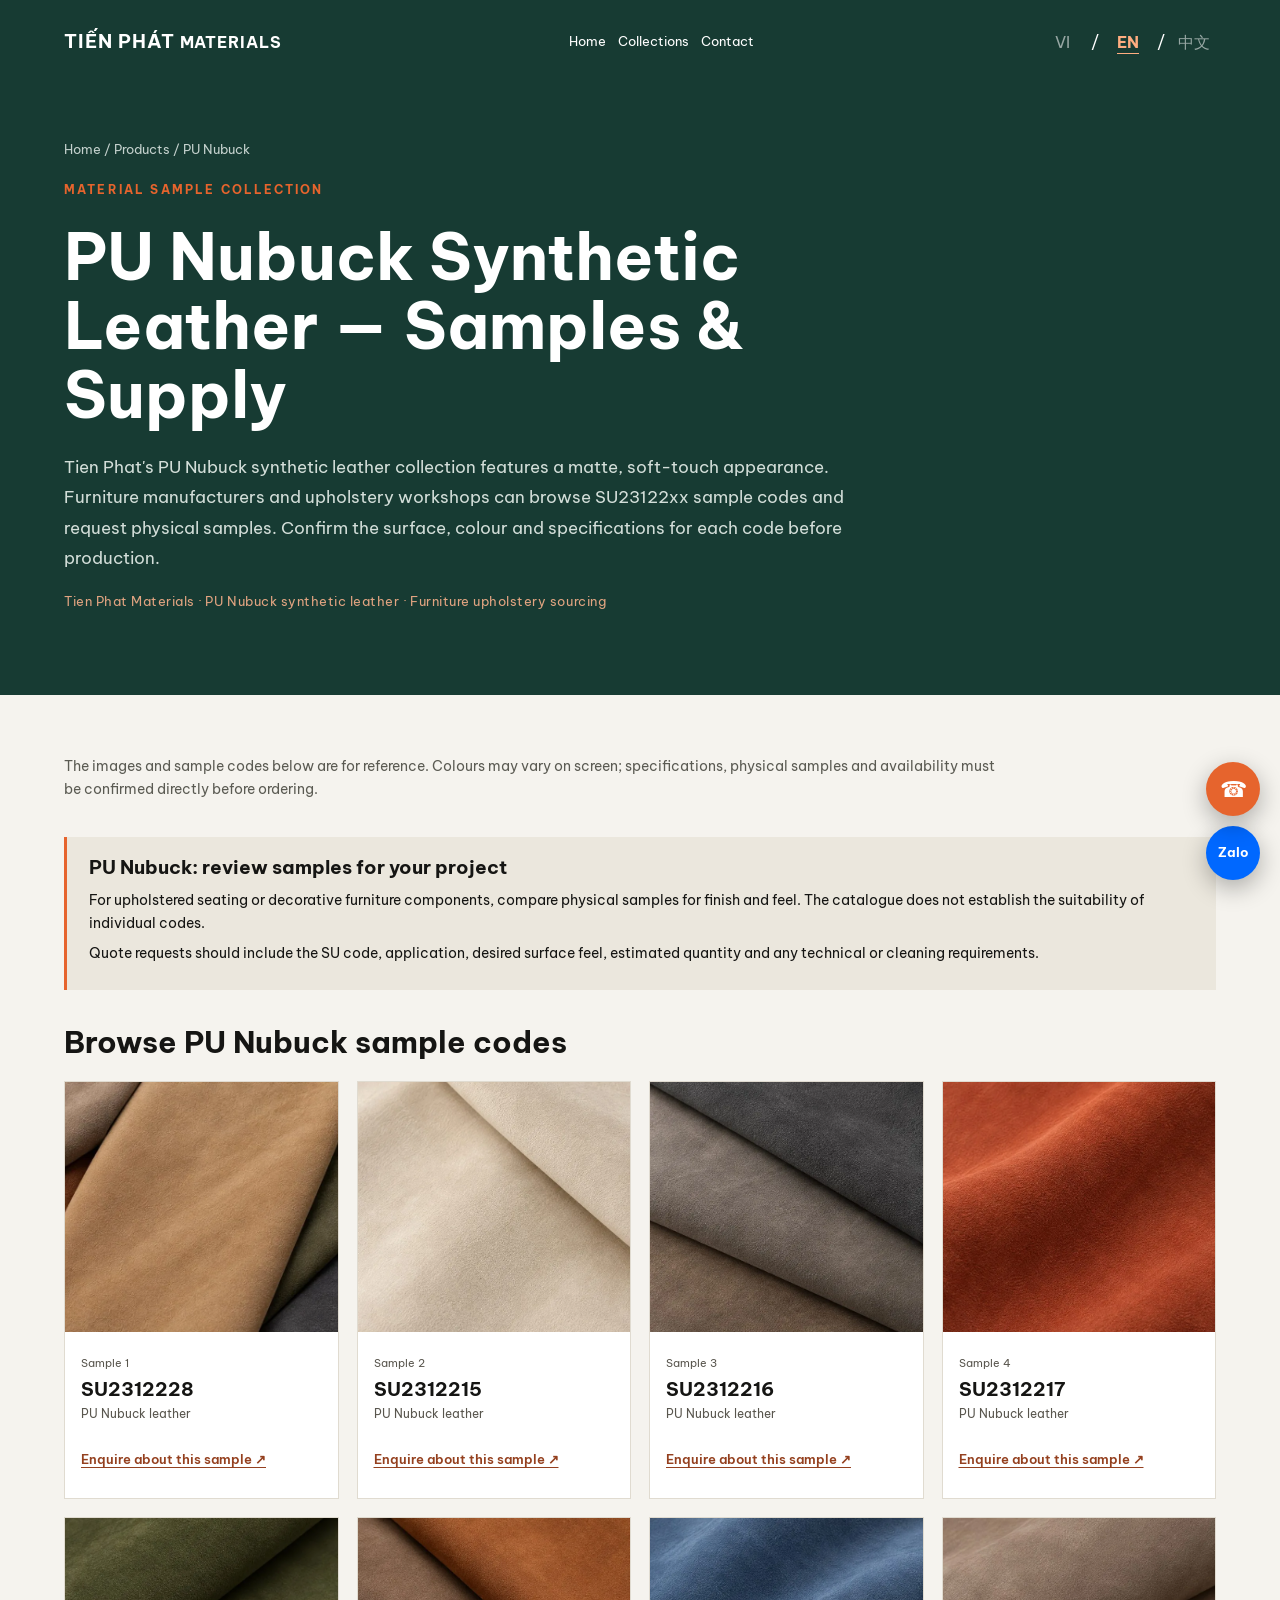
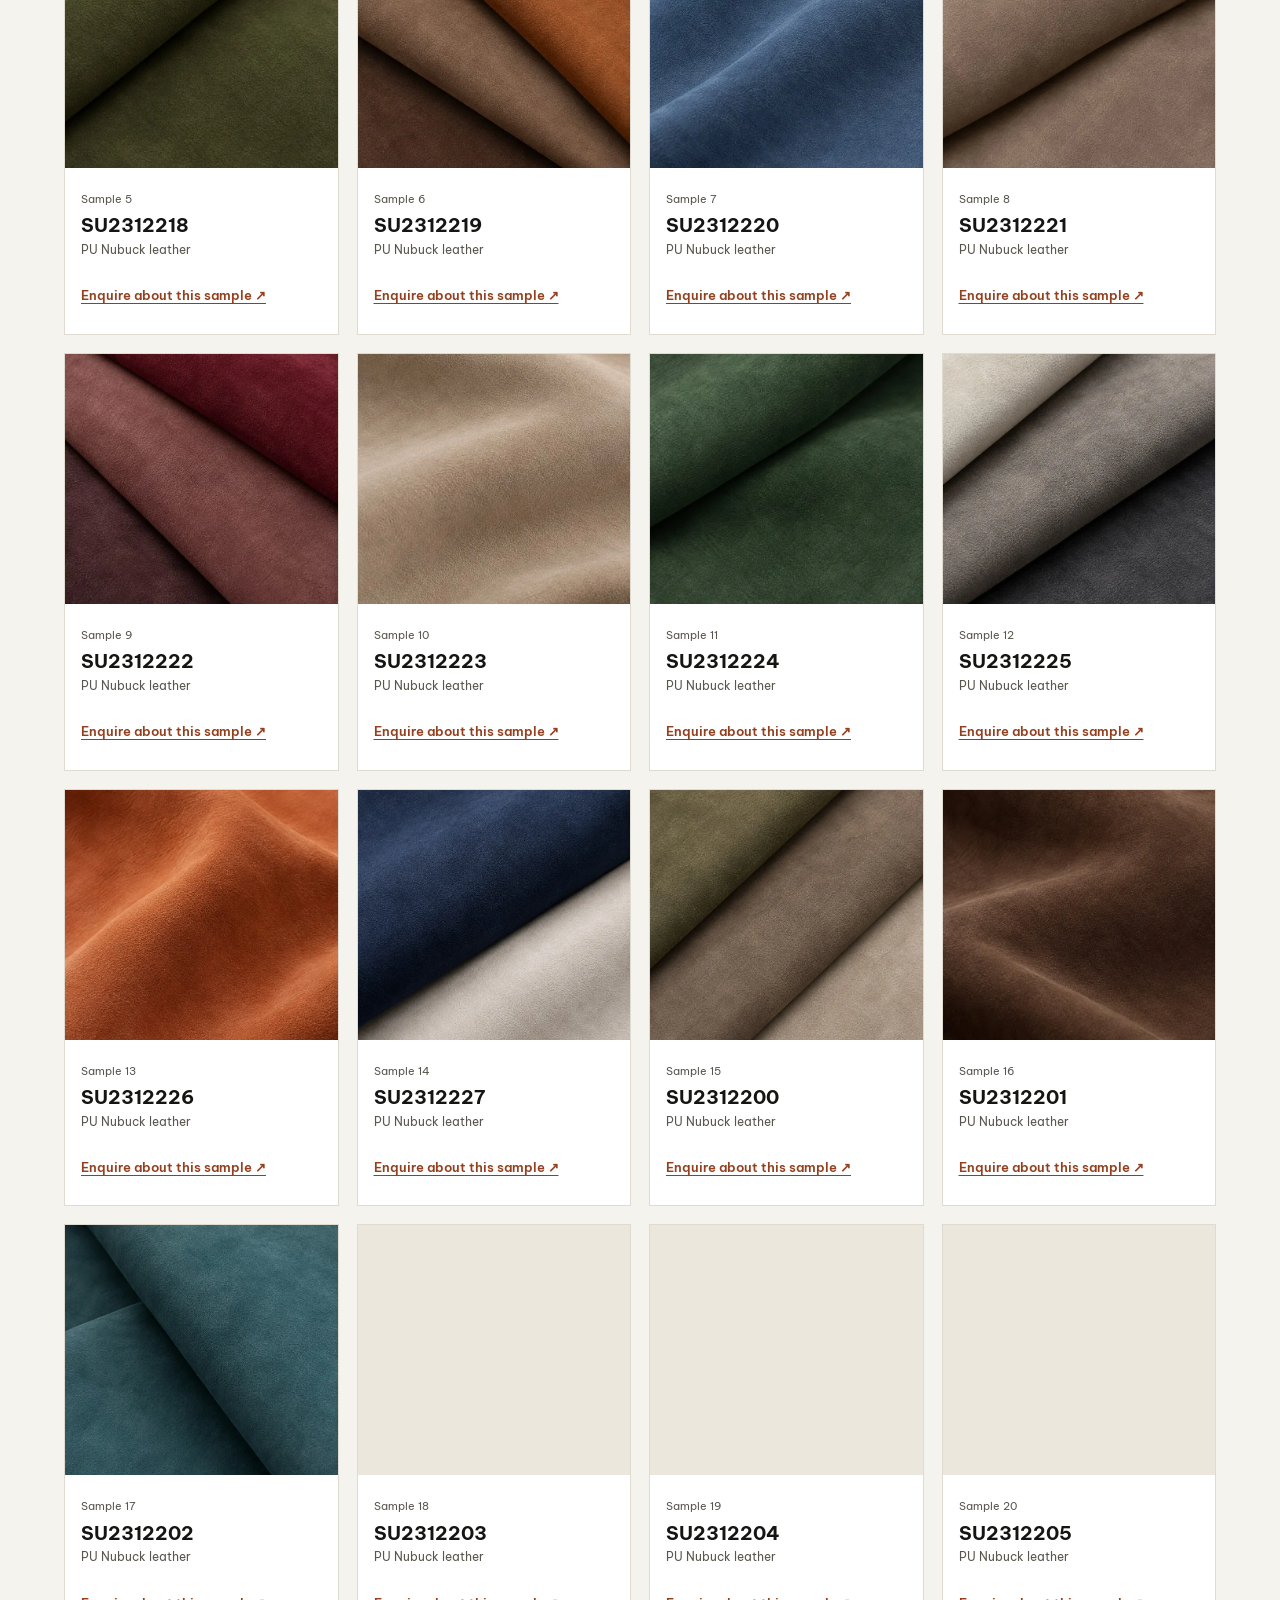
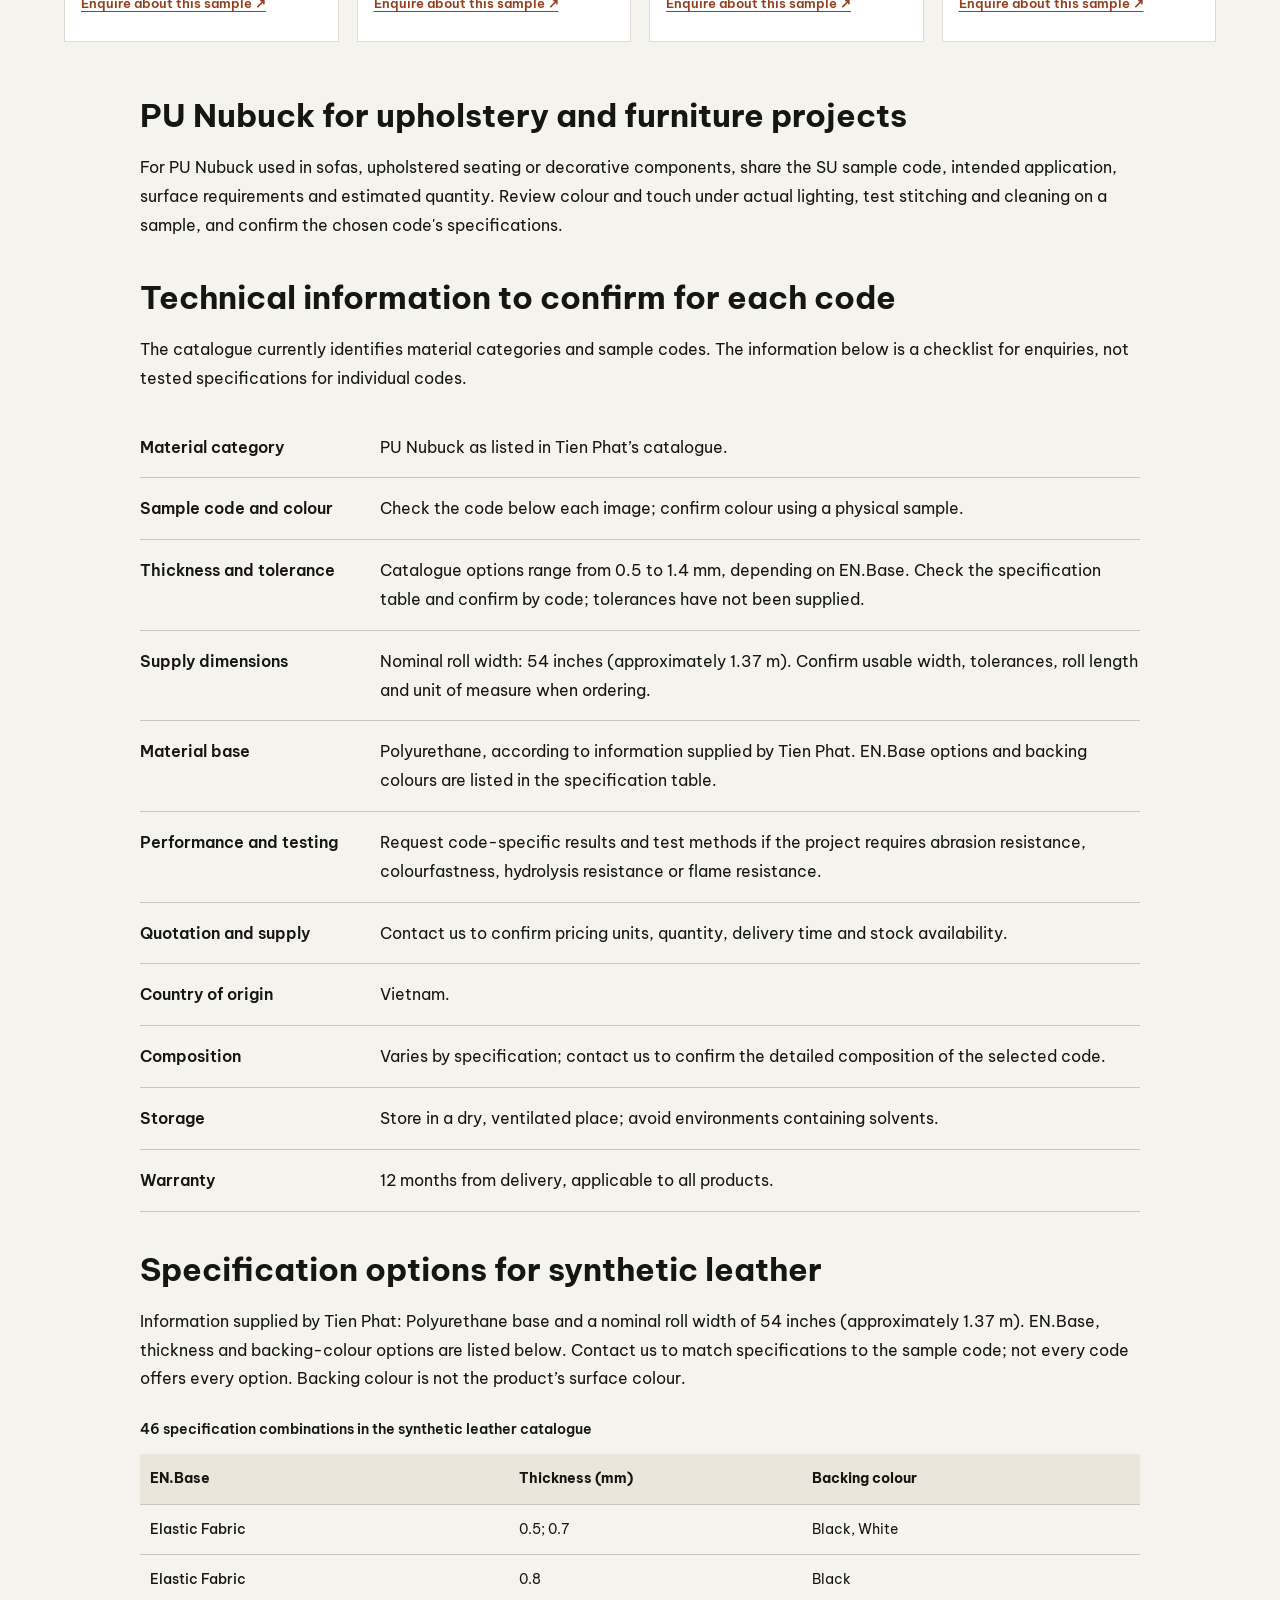
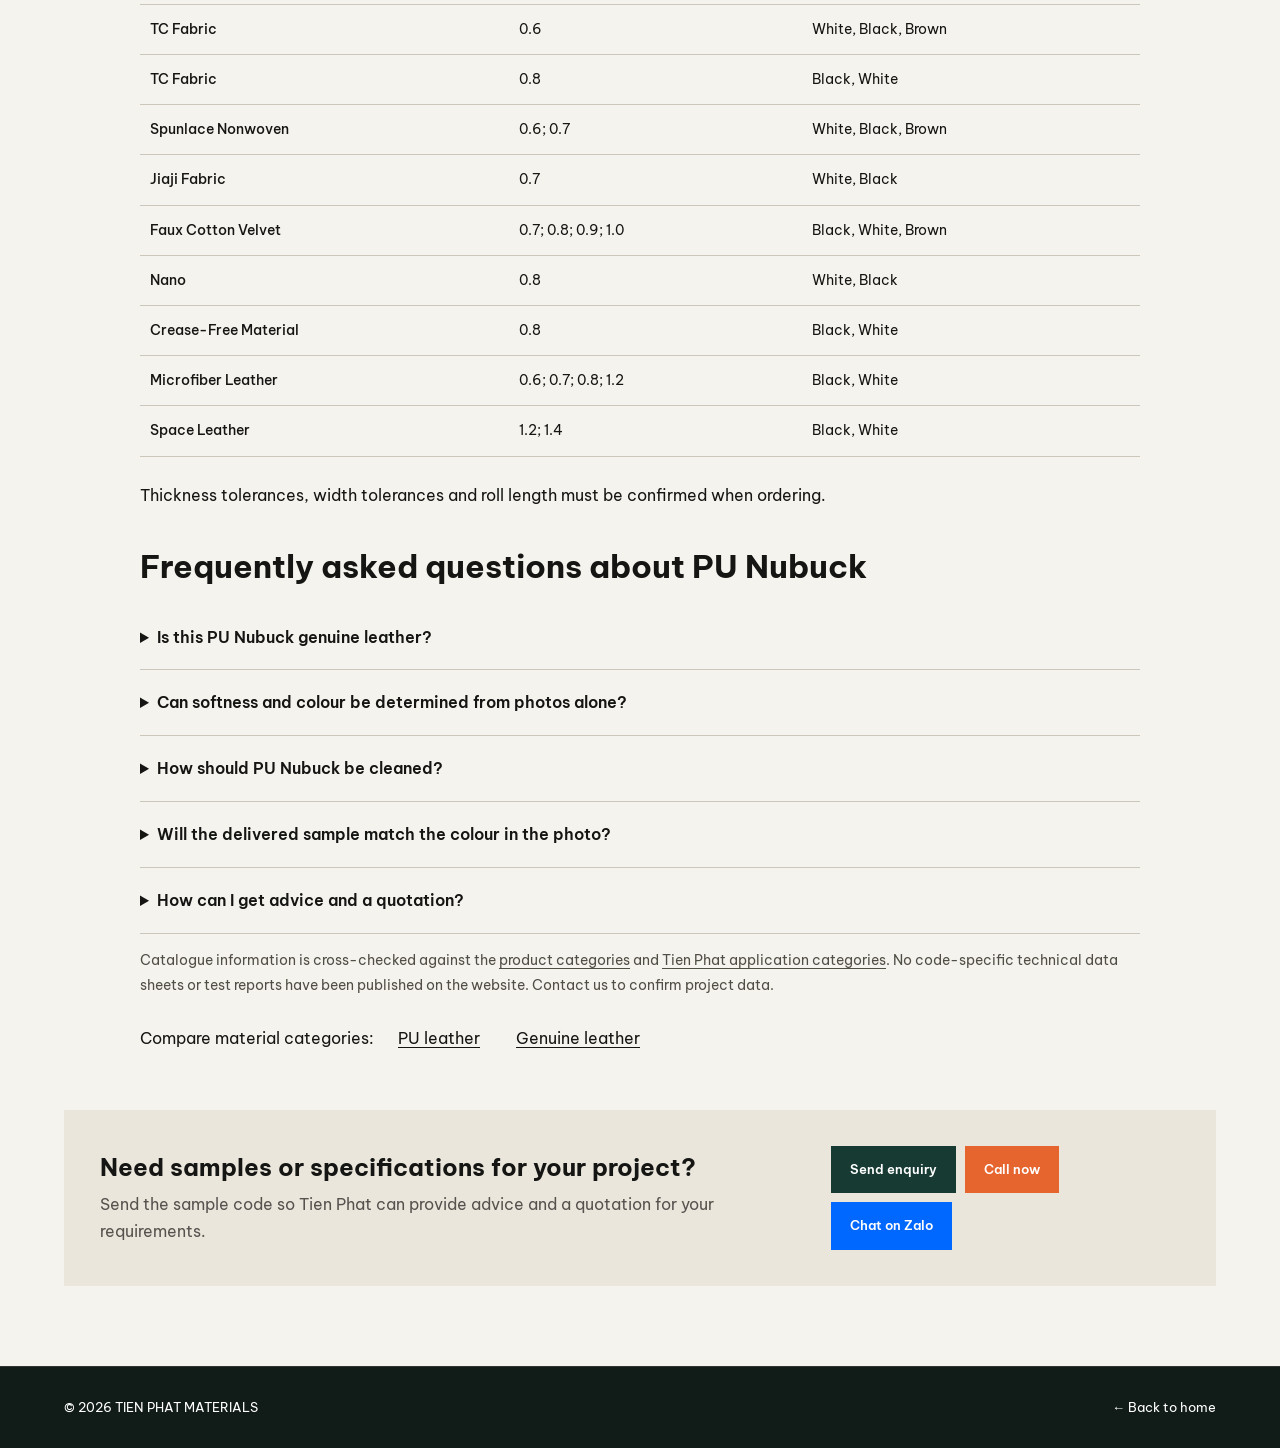
<file: da-pu-nubuck.html>
<!doctype html>
<html lang="en" data-site-locale="en">
<head>
  <meta charset="utf-8">
  <meta name="color-scheme" content="light dark">
  <meta name="viewport" content="width=device-width, initial-scale=1">
  <meta name="robots" content="index,follow,max-image-preview:large">
  <title>PU Nubuck Synthetic Leather Supplier | Tien Phat Vietnam</title>
  <meta name="description" content="Explore Tien Phat's PU Nubuck synthetic leather collection with soft-touch, matte finishes. Browse SU-series samples and request details for your project.">
  <link rel="canonical" href="https://www.tienphat.org/da-pu-nubuck.html">
  <link rel="alternate" hreflang="en" href="https://www.tienphat.org/da-pu-nubuck.html">
  <link rel="alternate" hreflang="vi" href="https://www.tienphat.org/vi/da-pu-nubuck.html">
  <link rel="alternate" hreflang="zh" href="https://www.tienphat.org/zh/da-pu-nubuck.html">
  <link rel="alternate" hreflang="x-default" href="https://www.tienphat.org/da-pu-nubuck.html">
  <link rel="icon" type="image/png" href="/assets/images/modern/logo.png">
  <meta property="og:type" content="website">
  <meta property="og:site_name" content="Tiến Phát Materials">
  <meta property="og:title" content="PU Nubuck Synthetic Leather Supplier | Tien Phat Vietnam">
  <meta property="og:description" content="Explore Tien Phat's PU Nubuck synthetic leather collection with soft-touch, matte finishes. Browse SU-series samples and request details for your project.">
  <meta property="og:url" content="https://www.tienphat.org/da-pu-nubuck.html">
  <meta property="og:image" content="https://www.tienphat.org/assets/images/seo/da-pu-nubuck-su2312228-01.webp">
  <meta name="twitter:card" content="summary_large_image">
  <link rel="preconnect" href="https://fonts.googleapis.com">
  <link rel="preconnect" href="https://fonts.gstatic.com" crossorigin>
  <link href="https://fonts.googleapis.com/css2?family=Be+Vietnam+Pro:wght@400;500;600;700&display=swap" rel="stylesheet">
  <link rel="stylesheet" href="/assets/style.css">
  <style>
    .catalog-header{background:#173b33;color:#fff;padding:20px clamp(20px,5vw,76px);display:flex;justify-content:space-between;gap:18px;align-items:center}
    .catalog-header>a:first-child{font-size:19px;font-weight:700;letter-spacing:.05em}.catalog-header nav{display:flex;flex-wrap:wrap;gap:20px;font-size:13px}
    .catalog-hero{background:#173b33;color:#fff;padding:55px clamp(20px,5vw,76px) 70px}
    .catalog-hero .crumb{font-size:13px;color:#c4d1cd;margin:0 0 20px}.catalog-hero h1{font-size:clamp(36px,5vw,68px);line-height:1.08;max-width:900px;margin:0 0 22px}
    .catalog-hero .catalog-desc{max-width:830px;color:#d3ded9;font-size:17px;line-height:1.8}
    .catalog-keywords{color:#e1a481;font-size:13px;letter-spacing:.04em}
    .catalog-main{padding:60px clamp(20px,5vw,76px) 80px}.catalog-note{max-width:950px;color:#5b5b53;font-size:14px;margin:0 0 35px}
    .swatches{display:grid;grid-template-columns:repeat(4,minmax(0,1fr));gap:18px}.swatch{min-width:0;background:#fff;border:1px solid #e0dbd0}
    .swatch>a:first-child{display:block;height:250px;overflow:hidden;background:#ebe7dd}.swatch img{object-fit:cover}
    .swatch-caption{padding:16px}.swatch-caption>span{font-size:11px;color:#807b70}.swatch-caption h3{font-size:19px;line-height:1.3;margin:3px 0 2px;overflow-wrap:anywhere}.swatch-caption p{font-size:12px;color:#777;margin:0 0 14px}
    .swatch-caption>a{font-size:13px;color:#be522a;text-decoration:underline;text-underline-offset:3px;font-weight:600}
    .catalog-cta{background:#eae6dc;padding:36px;margin-top:45px;display:flex;align-items:center;justify-content:space-between;gap:24px}.catalog-cta h2{font-size:24px;line-height:1.35;margin:0 0 8px}.catalog-cta p{margin:0;color:#56524e}
    .catalog-links{display:flex;gap:9px;flex-wrap:wrap}.catalog-links a{border:1px solid #173b33;padding:12px 18px;font-weight:600;font-size:13px;white-space:nowrap}.catalog-links a:first-child{background:#173b33;color:#fff}
    .catalog-footer{background:#111b17;color:#fff;padding:30px clamp(20px,5vw,76px);font-size:13px;display:flex;gap:20px;justify-content:space-between}
    @media(max-width:1050px){.swatches{grid-template-columns:repeat(3,minmax(0,1fr))}}
    @media(max-width:700px){.swatches{grid-template-columns:repeat(2,minmax(0,1fr));gap:12px}.swatch>a:first-child{height:185px}.swatch-caption{padding:12px}.swatch-caption h3{font-size:15px}.catalog-header,.catalog-footer{flex-wrap:wrap}.catalog-hero{padding-top:38px}.catalog-cta{flex-direction:column;align-items:start}}
    @media(max-width:480px){.swatches{grid-template-columns:1fr}.swatch>a:first-child{height:260px}}

.material-guide{max-width:1000px;margin:52px auto 0;line-height:1.8}.material-guide h2{font-size:clamp(23px,3vw,32px);line-height:1.35;margin:36px 0 16px}.material-guide dl{margin:24px 0}.material-guide dl>div{display:grid;grid-template-columns:220px 1fr;padding:16px 0;border-bottom:1px solid #ccc7ba;gap:20px}.material-guide dt{font-weight:600}.material-guide dd{margin:0}.material-guide details{border-bottom:1px solid #ccc7ba}.material-guide summary{cursor:pointer;padding:18px 0;font-weight:600;min-height:48px}.material-guide details p{margin:0 0 20px}.material-guide a{text-decoration:underline;text-underline-offset:3px}.catalog-related{display:flex;flex-wrap:wrap;gap:12px;align-items:center}.catalog-related a{padding:12px}.catalog-evidence{font-size:14px;color:#514e45}.catalog-header nav a,.swatch-caption>a{display:inline-flex;align-items:center;min-height:44px}.catalog-header nav{gap:12px}.swatch-caption p,.swatch-caption>span{color:#59564e}.swatch-caption>a{color:#94401f}.catalog-main :focus-visible,.catalog-header :focus-visible{outline:3px solid #ad4b24;outline-offset:4px}.catalog-hero h1{overflow-wrap:anywhere}@media(max-width:700px){.material-guide dl>div{grid-template-columns:1fr;gap:5px}.catalog-cta{padding:24px 18px}.catalog-links{width:100%}.catalog-links a{white-space:normal;overflow-wrap:anywhere;min-height:48px}.catalog-hero h1 small{display:block;font-size:.55em;margin-top:12px}.catalog-header>a:first-child{font-size:17px}}
.spec-table-wrap{overflow-x:auto;margin:24px 0}.spec-table{width:100%;border-collapse:collapse;font-size:14px}.spec-table caption{text-align:left;font-weight:600;padding-bottom:12px}.spec-table th,.spec-table td{text-align:left;padding:12px 10px;border-bottom:1px solid #ccc7ba;vertical-align:top}.spec-table thead{background:#eae6dc}.spec-table tbody th{font-weight:500}@media(max-width:700px){.spec-table{font-size:12px}.spec-table th,.spec-table td{padding:10px 6px;overflow-wrap:anywhere}}.catalog-header{flex-wrap:wrap}.catalog-language{flex-shrink:0}.catalog-language button{min-width:44px;min-height:44px;color:inherit}.catalog-language button.active{color:#ffad80;text-decoration:underline;text-underline-offset:5px}
.catalog-samples-heading{font-size:clamp(22px,3vw,30px);line-height:1.35;margin:32px 0 18px}
@media(max-width:700px){.catalog-header nav{order:3;width:100%;gap:8px 16px;justify-content:flex-start}.catalog-header .catalog-language{order:2;margin-left:auto}.catalog-header nav a{min-height:44px}.catalog-hero .catalog-desc{font-size:16px;line-height:1.65}.catalog-cta{min-width:0}.catalog-related a{min-height:44px;display:inline-flex;align-items:center}}
</style>
  <script type="application/ld+json">{"@context":"https://schema.org","@graph":[{"@type":"CollectionPage","@id":"https://www.tienphat.org/da-pu-nubuck.html#webpage","url":"https://www.tienphat.org/da-pu-nubuck.html","name":"PU Nubuck Synthetic Leather Supplier | Tien Phat Vietnam","description":"Explore Tien Phat's PU Nubuck synthetic leather collection with soft-touch, matte finishes. Browse SU-series samples and request details for your project.","inLanguage":"en","isPartOf":{"@id":"https://www.tienphat.org/#website"},"mainEntity":{"@id":"https://www.tienphat.org/da-pu-nubuck.html#samples"}},{"@type":"BreadcrumbList","itemListElement":[{"@type":"ListItem","position":1,"name":"Home","item":"https://www.tienphat.org/"},{"@type":"ListItem","position":2,"name":"PU Nubuck","item":"https://www.tienphat.org/da-pu-nubuck.html"}]},{"@type":"ItemList","@id":"https://www.tienphat.org/da-pu-nubuck.html#samples","name":"Browse PU Nubuck sample codes","numberOfItems":20,"itemListElement":[{"@type":"ListItem","position":1,"name":"SU2312228","item":"https://www.tienphat.org/da-pu-nubuck.html#mau-su2312228-1"},{"@type":"ListItem","position":2,"name":"SU2312215","item":"https://www.tienphat.org/da-pu-nubuck.html#mau-su2312215-2"},{"@type":"ListItem","position":3,"name":"SU2312216","item":"https://www.tienphat.org/da-pu-nubuck.html#mau-su2312216-3"},{"@type":"ListItem","position":4,"name":"SU2312217","item":"https://www.tienphat.org/da-pu-nubuck.html#mau-su2312217-4"},{"@type":"ListItem","position":5,"name":"SU2312218","item":"https://www.tienphat.org/da-pu-nubuck.html#mau-su2312218-5"},{"@type":"ListItem","position":6,"name":"SU2312219","item":"https://www.tienphat.org/da-pu-nubuck.html#mau-su2312219-6"},{"@type":"ListItem","position":7,"name":"SU2312220","item":"https://www.tienphat.org/da-pu-nubuck.html#mau-su2312220-7"},{"@type":"ListItem","position":8,"name":"SU2312221","item":"https://www.tienphat.org/da-pu-nubuck.html#mau-su2312221-8"},{"@type":"ListItem","position":9,"name":"SU2312222","item":"https://www.tienphat.org/da-pu-nubuck.html#mau-su2312222-9"},{"@type":"ListItem","position":10,"name":"SU2312223","item":"https://www.tienphat.org/da-pu-nubuck.html#mau-su2312223-10"},{"@type":"ListItem","position":11,"name":"SU2312224","item":"https://www.tienphat.org/da-pu-nubuck.html#mau-su2312224-11"},{"@type":"ListItem","position":12,"name":"SU2312225","item":"https://www.tienphat.org/da-pu-nubuck.html#mau-su2312225-12"},{"@type":"ListItem","position":13,"name":"SU2312226","item":"https://www.tienphat.org/da-pu-nubuck.html#mau-su2312226-13"},{"@type":"ListItem","position":14,"name":"SU2312227","item":"https://www.tienphat.org/da-pu-nubuck.html#mau-su2312227-14"},{"@type":"ListItem","position":15,"name":"SU2312200","item":"https://www.tienphat.org/da-pu-nubuck.html#mau-su2312200-15"},{"@type":"ListItem","position":16,"name":"SU2312201","item":"https://www.tienphat.org/da-pu-nubuck.html#mau-su2312201-16"},{"@type":"ListItem","position":17,"name":"SU2312202","item":"https://www.tienphat.org/da-pu-nubuck.html#mau-su2312202-17"},{"@type":"ListItem","position":18,"name":"SU2312203","item":"https://www.tienphat.org/da-pu-nubuck.html#mau-su2312203-18"},{"@type":"ListItem","position":19,"name":"SU2312204","item":"https://www.tienphat.org/da-pu-nubuck.html#mau-su2312204-19"},{"@type":"ListItem","position":20,"name":"SU2312205","item":"https://www.tienphat.org/da-pu-nubuck.html#mau-su2312205-20"}]}]}</script>
  <link rel="stylesheet" href="/assets/theme.css">
</head>
<body>
  <header class="catalog-header"><a href="https://www.tienphat.org/" aria-label="Tien Phat home">TIẾN PHÁT <small>MATERIALS</small></a><nav aria-label="Material collections"><a href="https://www.tienphat.org/">Home</a><a href="https://www.tienphat.org/#products">Collections</a><a href="https://www.tienphat.org/#contact">Contact</a></nav></header>
  <main>
    <section class="catalog-hero"><p class="crumb"><a href="https://www.tienphat.org/">Home</a> / <a href="https://www.tienphat.org/#products">Products</a> / PU Nubuck</p><p class="section-kicker">MATERIAL SAMPLE COLLECTION</p><h1>PU Nubuck Synthetic Leather — Samples &amp; Supply</h1><p class="catalog-desc">Tien Phat's PU Nubuck synthetic leather collection features a matte, soft-touch appearance. Furniture manufacturers and upholstery workshops can browse SU23122xx sample codes and request physical samples. Confirm the surface, colour and specifications for each code before production.</p><p class="catalog-keywords">Tien Phat Materials · PU Nubuck synthetic leather · Furniture upholstery sourcing</p></section>
    <section class="catalog-main" aria-label="Sample codes: PU Nubuck"><p class="catalog-note">The images and sample codes below are for reference. Colours may vary on screen; specifications, physical samples and availability must be confirmed directly before ordering.</p><aside class="buyer-guide" aria-label="B2B sourcing guidance"><h2>PU Nubuck: review samples for your project</h2><p>For upholstered seating or decorative furniture components, compare physical samples for finish and feel. The catalogue does not establish the suitability of individual codes.</p><p>Quote requests should include the SU code, application, desired surface feel, estimated quantity and any technical or cleaning requirements.</p></aside>
<h2 class="catalog-samples-heading" id="sample-collection">Browse PU Nubuck sample codes</h2>
<div class="swatches">
    <article class="swatch" id="mau-su2312228-1"><a href="#mau-su2312228-1" aria-label="Sample code SU2312228"><img src="/assets/images/seo/da-pu-nubuck-su2312228-01.webp" loading="lazy" decoding="async" alt="PU Nubuck sample SU2312228 – Tien Phat" width="960" height="540"></a><div class="swatch-caption"><span>Sample 1</span><h3>SU2312228</h3><p>PU Nubuck leather</p><a href="https://www.tienphat.org/?material=nubuck&amp;sample=SU2312228&amp;source=da-pu-nubuck.html#contact" aria-label="Enquire about sample SU2312228">Enquire about this sample ↗</a></div></article>
<article class="swatch" id="mau-su2312215-2"><a href="#mau-su2312215-2" aria-label="Sample code SU2312215"><img src="/assets/images/seo/da-pu-nubuck-su2312215-01.webp" loading="lazy" decoding="async" alt="PU Nubuck sample SU2312215 – Tien Phat" width="693" height="1040"></a><div class="swatch-caption"><span>Sample 2</span><h3>SU2312215</h3><p>PU Nubuck leather</p><a href="https://www.tienphat.org/?material=nubuck&amp;sample=SU2312215&amp;source=da-pu-nubuck.html#contact" aria-label="Enquire about sample SU2312215">Enquire about this sample ↗</a></div></article>
<article class="swatch" id="mau-su2312216-3"><a href="#mau-su2312216-3" aria-label="Sample code SU2312216"><img src="/assets/images/seo/da-pu-nubuck-su2312216-01.webp" loading="lazy" decoding="async" alt="PU Nubuck sample SU2312216 – Tien Phat" width="693" height="1040"></a><div class="swatch-caption"><span>Sample 3</span><h3>SU2312216</h3><p>PU Nubuck leather</p><a href="https://www.tienphat.org/?material=nubuck&amp;sample=SU2312216&amp;source=da-pu-nubuck.html#contact" aria-label="Enquire about sample SU2312216">Enquire about this sample ↗</a></div></article>
<article class="swatch" id="mau-su2312217-4"><a href="#mau-su2312217-4" aria-label="Sample code SU2312217"><img src="/assets/images/seo/da-pu-nubuck-su2312217-01.webp" loading="lazy" decoding="async" alt="PU Nubuck sample SU2312217 – Tien Phat" width="693" height="1040"></a><div class="swatch-caption"><span>Sample 4</span><h3>SU2312217</h3><p>PU Nubuck leather</p><a href="https://www.tienphat.org/?material=nubuck&amp;sample=SU2312217&amp;source=da-pu-nubuck.html#contact" aria-label="Enquire about sample SU2312217">Enquire about this sample ↗</a></div></article>
<article class="swatch" id="mau-su2312218-5"><a href="#mau-su2312218-5" aria-label="Sample code SU2312218"><img src="/assets/images/seo/da-pu-nubuck-su2312218-01.webp" loading="lazy" decoding="async" alt="PU Nubuck sample SU2312218 – Tien Phat" width="693" height="1040"></a><div class="swatch-caption"><span>Sample 5</span><h3>SU2312218</h3><p>PU Nubuck leather</p><a href="https://www.tienphat.org/?material=nubuck&amp;sample=SU2312218&amp;source=da-pu-nubuck.html#contact" aria-label="Enquire about sample SU2312218">Enquire about this sample ↗</a></div></article>
<article class="swatch" id="mau-su2312219-6"><a href="#mau-su2312219-6" aria-label="Sample code SU2312219"><img src="/assets/images/seo/da-pu-nubuck-su2312219-01.webp" loading="lazy" decoding="async" alt="PU Nubuck sample SU2312219 – Tien Phat" width="693" height="1040"></a><div class="swatch-caption"><span>Sample 6</span><h3>SU2312219</h3><p>PU Nubuck leather</p><a href="https://www.tienphat.org/?material=nubuck&amp;sample=SU2312219&amp;source=da-pu-nubuck.html#contact" aria-label="Enquire about sample SU2312219">Enquire about this sample ↗</a></div></article>
<article class="swatch" id="mau-su2312220-7"><a href="#mau-su2312220-7" aria-label="Sample code SU2312220"><img src="/assets/images/seo/da-pu-nubuck-su2312220-01.webp" loading="lazy" decoding="async" alt="PU Nubuck sample SU2312220 – Tien Phat" width="693" height="1040"></a><div class="swatch-caption"><span>Sample 7</span><h3>SU2312220</h3><p>PU Nubuck leather</p><a href="https://www.tienphat.org/?material=nubuck&amp;sample=SU2312220&amp;source=da-pu-nubuck.html#contact" aria-label="Enquire about sample SU2312220">Enquire about this sample ↗</a></div></article>
<article class="swatch" id="mau-su2312221-8"><a href="#mau-su2312221-8" aria-label="Sample code SU2312221"><img src="/assets/images/seo/da-pu-nubuck-su2312221-01.webp" loading="lazy" decoding="async" alt="PU Nubuck sample SU2312221 – Tien Phat" width="693" height="1040"></a><div class="swatch-caption"><span>Sample 8</span><h3>SU2312221</h3><p>PU Nubuck leather</p><a href="https://www.tienphat.org/?material=nubuck&amp;sample=SU2312221&amp;source=da-pu-nubuck.html#contact" aria-label="Enquire about sample SU2312221">Enquire about this sample ↗</a></div></article>
<article class="swatch" id="mau-su2312222-9"><a href="#mau-su2312222-9" aria-label="Sample code SU2312222"><img src="/assets/images/seo/da-pu-nubuck-su2312222-01.webp" loading="lazy" decoding="async" alt="PU Nubuck sample SU2312222 – Tien Phat" width="693" height="1040"></a><div class="swatch-caption"><span>Sample 9</span><h3>SU2312222</h3><p>PU Nubuck leather</p><a href="https://www.tienphat.org/?material=nubuck&amp;sample=SU2312222&amp;source=da-pu-nubuck.html#contact" aria-label="Enquire about sample SU2312222">Enquire about this sample ↗</a></div></article>
<article class="swatch" id="mau-su2312223-10"><a href="#mau-su2312223-10" aria-label="Sample code SU2312223"><img src="/assets/images/seo/da-pu-nubuck-su2312223-01.webp" loading="lazy" decoding="async" alt="PU Nubuck sample SU2312223 – Tien Phat" width="693" height="1040"></a><div class="swatch-caption"><span>Sample 10</span><h3>SU2312223</h3><p>PU Nubuck leather</p><a href="https://www.tienphat.org/?material=nubuck&amp;sample=SU2312223&amp;source=da-pu-nubuck.html#contact" aria-label="Enquire about sample SU2312223">Enquire about this sample ↗</a></div></article>
<article class="swatch" id="mau-su2312224-11"><a href="#mau-su2312224-11" aria-label="Sample code SU2312224"><img src="/assets/images/seo/da-pu-nubuck-su2312224-01.webp" loading="lazy" decoding="async" alt="PU Nubuck sample SU2312224 – Tien Phat" width="693" height="1040"></a><div class="swatch-caption"><span>Sample 11</span><h3>SU2312224</h3><p>PU Nubuck leather</p><a href="https://www.tienphat.org/?material=nubuck&amp;sample=SU2312224&amp;source=da-pu-nubuck.html#contact" aria-label="Enquire about sample SU2312224">Enquire about this sample ↗</a></div></article>
<article class="swatch" id="mau-su2312225-12"><a href="#mau-su2312225-12" aria-label="Sample code SU2312225"><img src="/assets/images/seo/da-pu-nubuck-su2312225-01.webp" loading="lazy" decoding="async" alt="PU Nubuck sample SU2312225 – Tien Phat" width="693" height="1040"></a><div class="swatch-caption"><span>Sample 12</span><h3>SU2312225</h3><p>PU Nubuck leather</p><a href="https://www.tienphat.org/?material=nubuck&amp;sample=SU2312225&amp;source=da-pu-nubuck.html#contact" aria-label="Enquire about sample SU2312225">Enquire about this sample ↗</a></div></article>
<article class="swatch" id="mau-su2312226-13"><a href="#mau-su2312226-13" aria-label="Sample code SU2312226"><img src="/assets/images/seo/da-pu-nubuck-su2312226-01.webp" loading="lazy" decoding="async" alt="PU Nubuck sample SU2312226 – Tien Phat" width="693" height="1040"></a><div class="swatch-caption"><span>Sample 13</span><h3>SU2312226</h3><p>PU Nubuck leather</p><a href="https://www.tienphat.org/?material=nubuck&amp;sample=SU2312226&amp;source=da-pu-nubuck.html#contact" aria-label="Enquire about sample SU2312226">Enquire about this sample ↗</a></div></article>
<article class="swatch" id="mau-su2312227-14"><a href="#mau-su2312227-14" aria-label="Sample code SU2312227"><img src="/assets/images/seo/da-pu-nubuck-su2312227-01.webp" loading="lazy" decoding="async" alt="PU Nubuck sample SU2312227 – Tien Phat" width="693" height="1040"></a><div class="swatch-caption"><span>Sample 14</span><h3>SU2312227</h3><p>PU Nubuck leather</p><a href="https://www.tienphat.org/?material=nubuck&amp;sample=SU2312227&amp;source=da-pu-nubuck.html#contact" aria-label="Enquire about sample SU2312227">Enquire about this sample ↗</a></div></article>
<article class="swatch" id="mau-su2312200-15"><a href="#mau-su2312200-15" aria-label="Sample code SU2312200"><img src="/assets/images/seo/da-pu-nubuck-su2312200-01.webp" loading="lazy" decoding="async" alt="PU Nubuck sample SU2312200 – Tien Phat" width="693" height="1040"></a><div class="swatch-caption"><span>Sample 15</span><h3>SU2312200</h3><p>PU Nubuck leather</p><a href="https://www.tienphat.org/?material=nubuck&amp;sample=SU2312200&amp;source=da-pu-nubuck.html#contact" aria-label="Enquire about sample SU2312200">Enquire about this sample ↗</a></div></article>
<article class="swatch" id="mau-su2312201-16"><a href="#mau-su2312201-16" aria-label="Sample code SU2312201"><img src="/assets/images/seo/da-pu-nubuck-su2312201-01.webp" loading="lazy" decoding="async" alt="PU Nubuck sample SU2312201 – Tien Phat" width="693" height="1040"></a><div class="swatch-caption"><span>Sample 16</span><h3>SU2312201</h3><p>PU Nubuck leather</p><a href="https://www.tienphat.org/?material=nubuck&amp;sample=SU2312201&amp;source=da-pu-nubuck.html#contact" aria-label="Enquire about sample SU2312201">Enquire about this sample ↗</a></div></article>
<article class="swatch" id="mau-su2312202-17"><a href="#mau-su2312202-17" aria-label="Sample code SU2312202"><img src="/assets/images/seo/da-pu-nubuck-su2312202-01.webp" loading="lazy" decoding="async" alt="PU Nubuck sample SU2312202 – Tien Phat" width="693" height="1040"></a><div class="swatch-caption"><span>Sample 17</span><h3>SU2312202</h3><p>PU Nubuck leather</p><a href="https://www.tienphat.org/?material=nubuck&amp;sample=SU2312202&amp;source=da-pu-nubuck.html#contact" aria-label="Enquire about sample SU2312202">Enquire about this sample ↗</a></div></article>
<article class="swatch" id="mau-su2312203-18"><a href="#mau-su2312203-18" aria-label="Sample code SU2312203"><img src="/assets/images/seo/da-pu-nubuck-su2312203-01.webp" loading="lazy" decoding="async" alt="PU Nubuck sample SU2312203 – Tien Phat" width="693" height="1040"></a><div class="swatch-caption"><span>Sample 18</span><h3>SU2312203</h3><p>PU Nubuck leather</p><a href="https://www.tienphat.org/?material=nubuck&amp;sample=SU2312203&amp;source=da-pu-nubuck.html#contact" aria-label="Enquire about sample SU2312203">Enquire about this sample ↗</a></div></article>
<article class="swatch" id="mau-su2312204-19"><a href="#mau-su2312204-19" aria-label="Sample code SU2312204"><img src="/assets/images/seo/da-pu-nubuck-su2312204-01.webp" loading="lazy" decoding="async" alt="PU Nubuck sample SU2312204 – Tien Phat" width="693" height="1040"></a><div class="swatch-caption"><span>Sample 19</span><h3>SU2312204</h3><p>PU Nubuck leather</p><a href="https://www.tienphat.org/?material=nubuck&amp;sample=SU2312204&amp;source=da-pu-nubuck.html#contact" aria-label="Enquire about sample SU2312204">Enquire about this sample ↗</a></div></article>
<article class="swatch" id="mau-su2312205-20"><a href="#mau-su2312205-20" aria-label="Sample code SU2312205"><img src="/assets/images/seo/da-pu-nubuck-su2312205-01.webp" loading="lazy" decoding="async" alt="PU Nubuck sample SU2312205 – Tien Phat" width="693" height="1040"></a><div class="swatch-caption"><span>Sample 20</span><h3>SU2312205</h3><p>PU Nubuck leather</p><a href="https://www.tienphat.org/?material=nubuck&amp;sample=SU2312205&amp;source=da-pu-nubuck.html#contact" aria-label="Enquire about sample SU2312205">Enquire about this sample ↗</a></div></article>
    </div>
    <section class="material-guide" aria-label="Selection guide: PU Nubuck"><h2>PU Nubuck for upholstery and furniture projects</h2><p>For PU Nubuck used in sofas, upholstered seating or decorative components, share the SU sample code, intended application, surface requirements and estimated quantity. Review colour and touch under actual lighting, test stitching and cleaning on a sample, and confirm the chosen code's specifications.</p><h2>Technical information to confirm for each code</h2><p>The catalogue currently identifies material categories and sample codes. The information below is a checklist for enquiries, not tested specifications for individual codes.</p><dl><div><dt>Material category</dt><dd>PU Nubuck as listed in Tien Phat’s catalogue.</dd></div><div><dt>Sample code and colour</dt><dd>Check the code below each image; confirm colour using a physical sample.</dd></div><div><dt>Thickness and tolerance</dt><dd>Catalogue options range from 0.5 to 1.4 mm, depending on EN.Base. Check the specification table and confirm by code; tolerances have not been supplied.</dd></div><div><dt>Supply dimensions</dt><dd>Nominal roll width: 54 inches (approximately 1.37 m). Confirm usable width, tolerances, roll length and unit of measure when ordering.</dd></div><div><dt>Material base</dt><dd>Polyurethane, according to information supplied by Tien Phat. EN.Base options and backing colours are listed in the specification table.</dd></div><div><dt>Performance and testing</dt><dd>Request code-specific results and test methods if the project requires abrasion resistance, colourfastness, hydrolysis resistance or flame resistance.</dd></div><div><dt>Quotation and supply</dt><dd>Contact us to confirm pricing units, quantity, delivery time and stock availability.</dd></div><div><dt>Country of origin</dt><dd>Vietnam.</dd></div><div><dt>Composition</dt><dd>Varies by specification; contact us to confirm the detailed composition of the selected code.</dd></div><div><dt>Storage</dt><dd>Store in a dry, ventilated place; avoid environments containing solvents.</dd></div><div><dt>Warranty</dt><dd>12 months from delivery, applicable to all products.</dd></div></dl><section class="synthetic-specs"><h2>Specification options for synthetic leather</h2><p>Information supplied by Tien Phat: Polyurethane base and a nominal roll width of 54 inches (approximately 1.37 m). EN.Base, thickness and backing-colour options are listed below. Contact us to match specifications to the sample code; not every code offers every option. Backing colour is not the product’s surface colour.</p><div class="spec-table-wrap" tabindex="0" role="region" aria-label="Synthetic leather specifications"><table class="spec-table"><caption>46 specification combinations in the synthetic leather catalogue</caption><thead><tr><th scope="col">EN.Base</th><th scope="col">Thickness (mm)</th><th scope="col">Backing colour</th></tr></thead><tbody><tr><th scope="row">Elastic Fabric</th><td>0.5; 0.7</td><td>Black, White</td></tr><tr><th scope="row">Elastic Fabric</th><td>0.8</td><td>Black</td></tr><tr><th scope="row">TC Fabric</th><td>0.6</td><td>White, Black, Brown</td></tr><tr><th scope="row">TC Fabric</th><td>0.8</td><td>Black, White</td></tr><tr><th scope="row">Spunlace Nonwoven</th><td>0.6; 0.7</td><td>White, Black, Brown</td></tr><tr><th scope="row">Jiaji Fabric</th><td>0.7</td><td>White, Black</td></tr><tr><th scope="row">Faux Cotton Velvet</th><td>0.7; 0.8; 0.9; 1.0</td><td>Black, White, Brown</td></tr><tr><th scope="row">Nano</th><td>0.8</td><td>White, Black</td></tr><tr><th scope="row">Crease-Free Material</th><td>0.8</td><td>Black, White</td></tr><tr><th scope="row">Microfiber Leather</th><td>0.6; 0.7; 0.8; 1.2</td><td>Black, White</td></tr><tr><th scope="row">Space Leather</th><td>1.2; 1.4</td><td>Black, White</td></tr></tbody></table></div><p>Thickness tolerances, width tolerances and roll length must be confirmed when ordering.</p></section><h2>Frequently asked questions about PU Nubuck</h2><details><summary>Is this PU Nubuck genuine leather?</summary><p>Tien Phat lists this collection under PU Nubuck, separately from genuine leather. If your project requires genuine leather, see the LEA codes and confirm the material against the documentation for the selected code.</p></details><details><summary>Can softness and colour be determined from photos alone?</summary><p>Photos help identify sample codes but cannot replace a physical assessment. Request a physical sample to check colour, matte finish and feel under the project’s lighting.</p></details><details><summary>How should PU Nubuck be cleaned?</summary><p>Store in a dry, ventilated place and avoid environments containing solvents. For cleaning, request code-specific instructions and test on a concealed area first; no universal cleaning product or procedure has been confirmed.</p></details><details><summary>Will the delivered sample match the colour in the photo?</summary><p>Displayed colours depend on the screen and photography lighting. Approve a physical sample, confirm the colour code and check the batch before volume production.</p></details><details><summary>How can I get advice and a quotation?</summary><p>Send the sample code, application, estimated quantity and technical requirements through the contact form or Zalo at 0931 792 811. Pricing, physical samples and availability must be confirmed directly.</p></details><p class="catalog-evidence">Catalogue information is cross-checked against the <a href="index.html#products">product categories</a> and <a href="index.html#applications">Tien Phat application categories</a>. No code-specific technical data sheets or test reports have been published on the website. Contact us to confirm project data.</p><nav class="catalog-related" aria-label="Related materials">Compare material categories: <a href="da-pu-pho-thong.html">PU leather</a><a href="da-that.html">Genuine leather</a></nav></section>
<div class="catalog-cta"><div><h2>Need samples or specifications for your project?</h2><p>Send the sample code so Tien Phat can provide advice and a quotation for your requirements.</p></div><div class="catalog-links"><a href="https://www.tienphat.org/?material=nubuck&amp;source=da-pu-nubuck.html#contact">Send enquiry</a><a class="contact-call" href="tel:+84931792811">Call now</a><a class="contact-zalo" href="https://zalo.me/0931792811" target="_blank" rel="noopener noreferrer">Chat Zalo</a></div></div></section>
  </main>
  <footer class="catalog-footer"><span>© 2026 TIEN PHAT MATERIALS</span><a href="https://www.tienphat.org/">← Back to home</a></footer>
<script src="/assets/language.js"></script>
<script src="/assets/catalog-language.js"></script>
<script src="/assets/contact.js"></script>
</body>
</html>
</file>
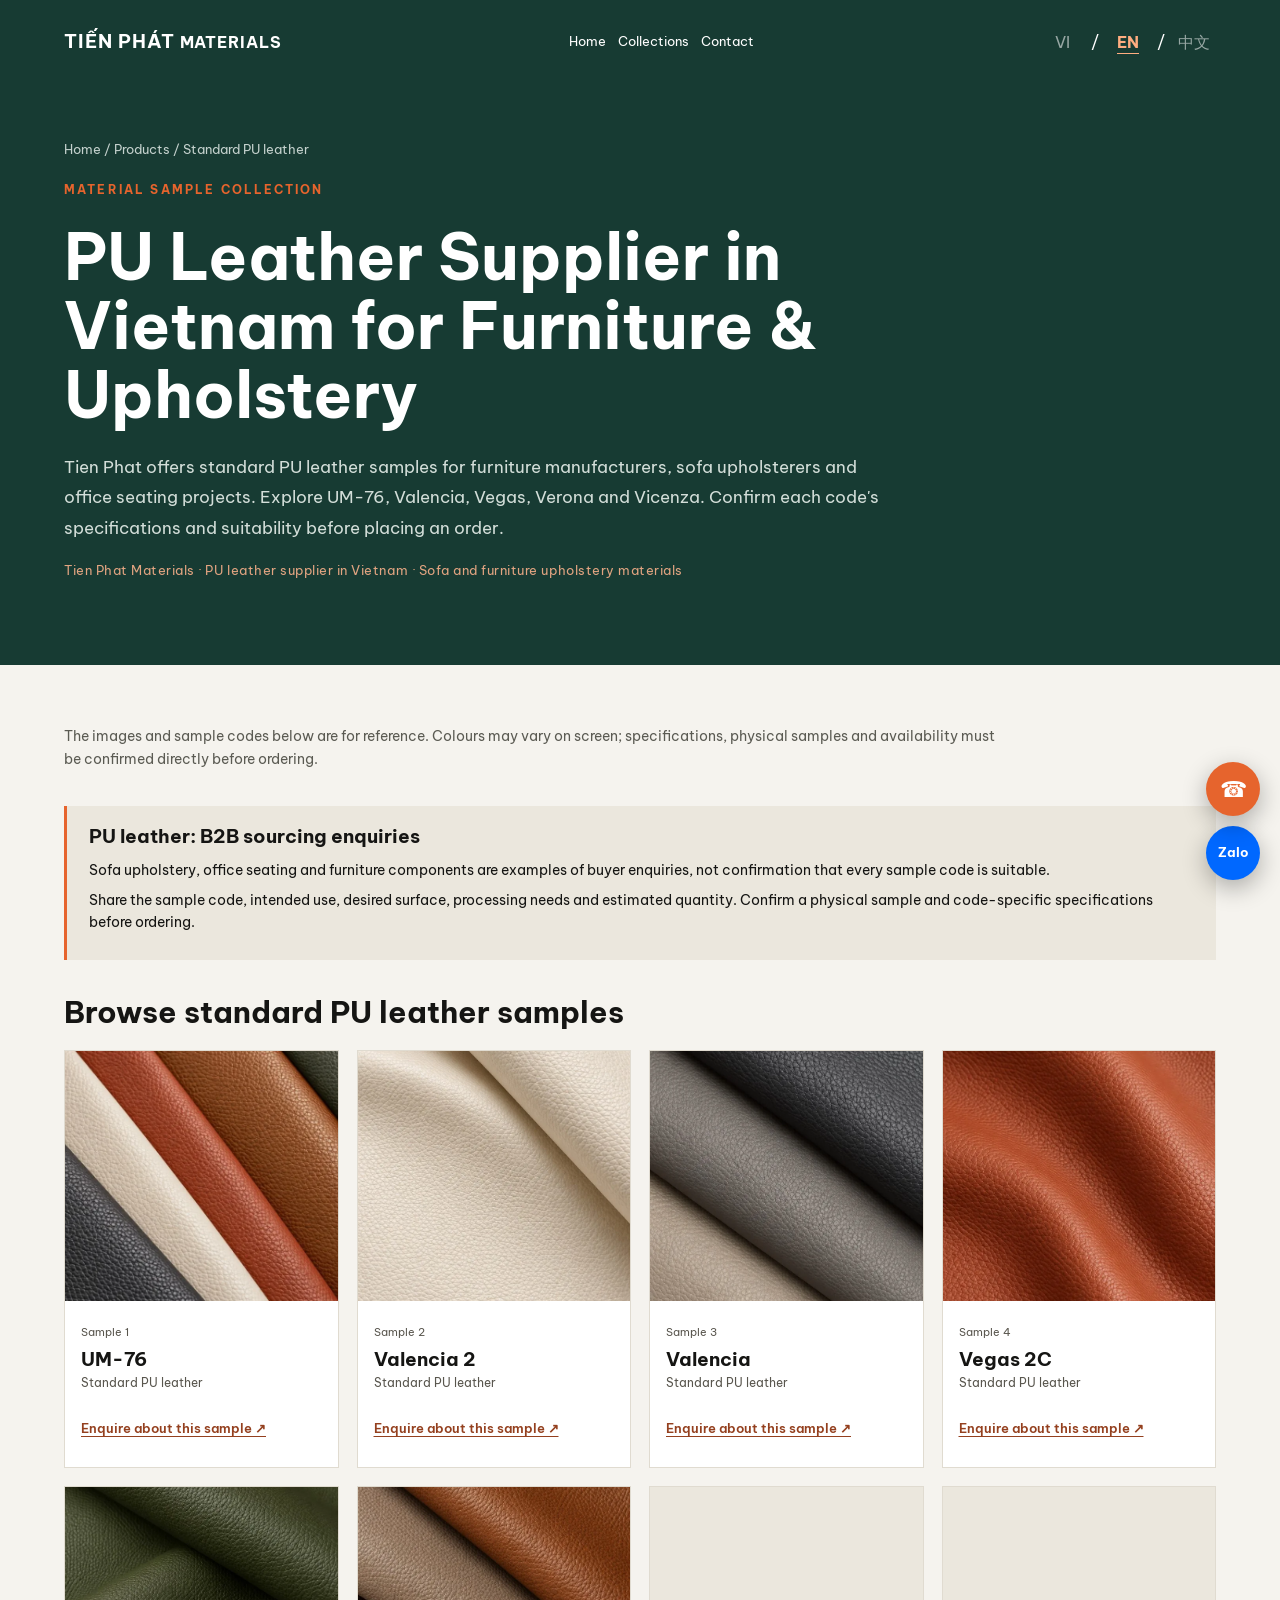
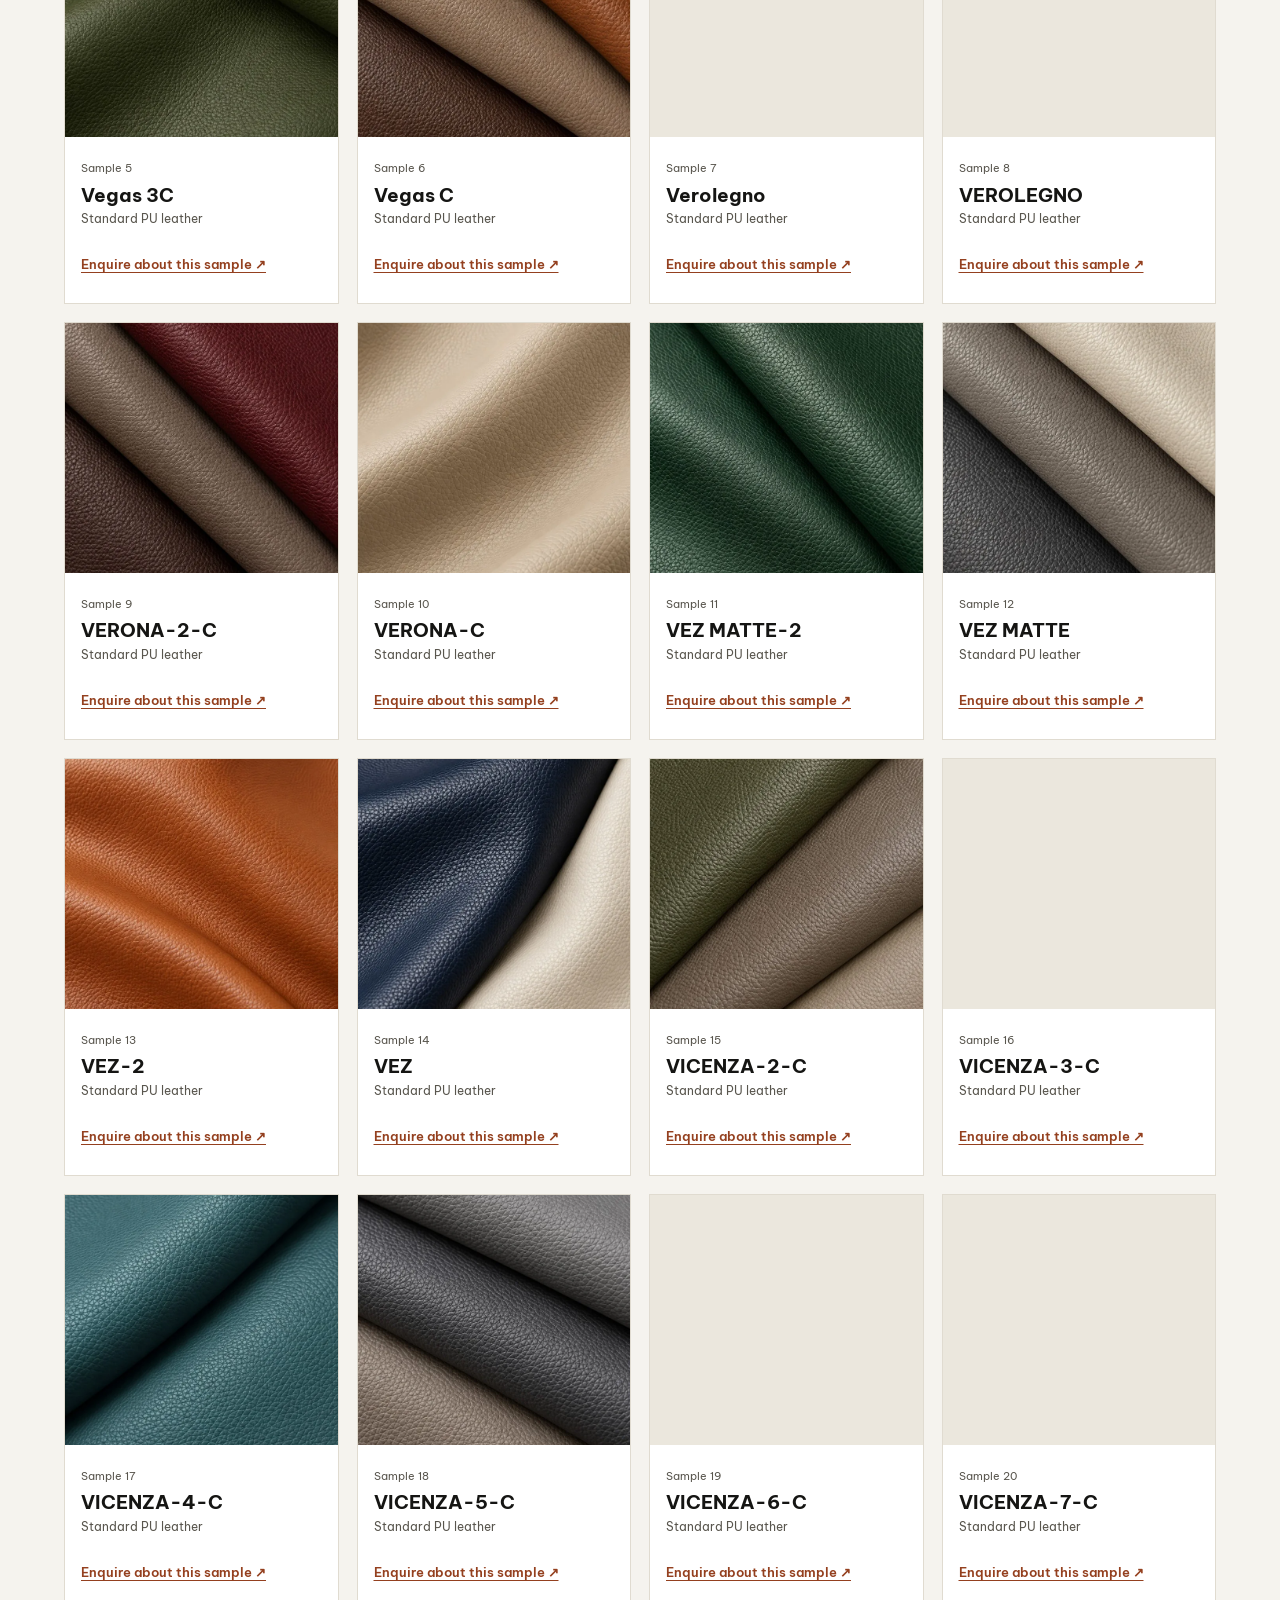
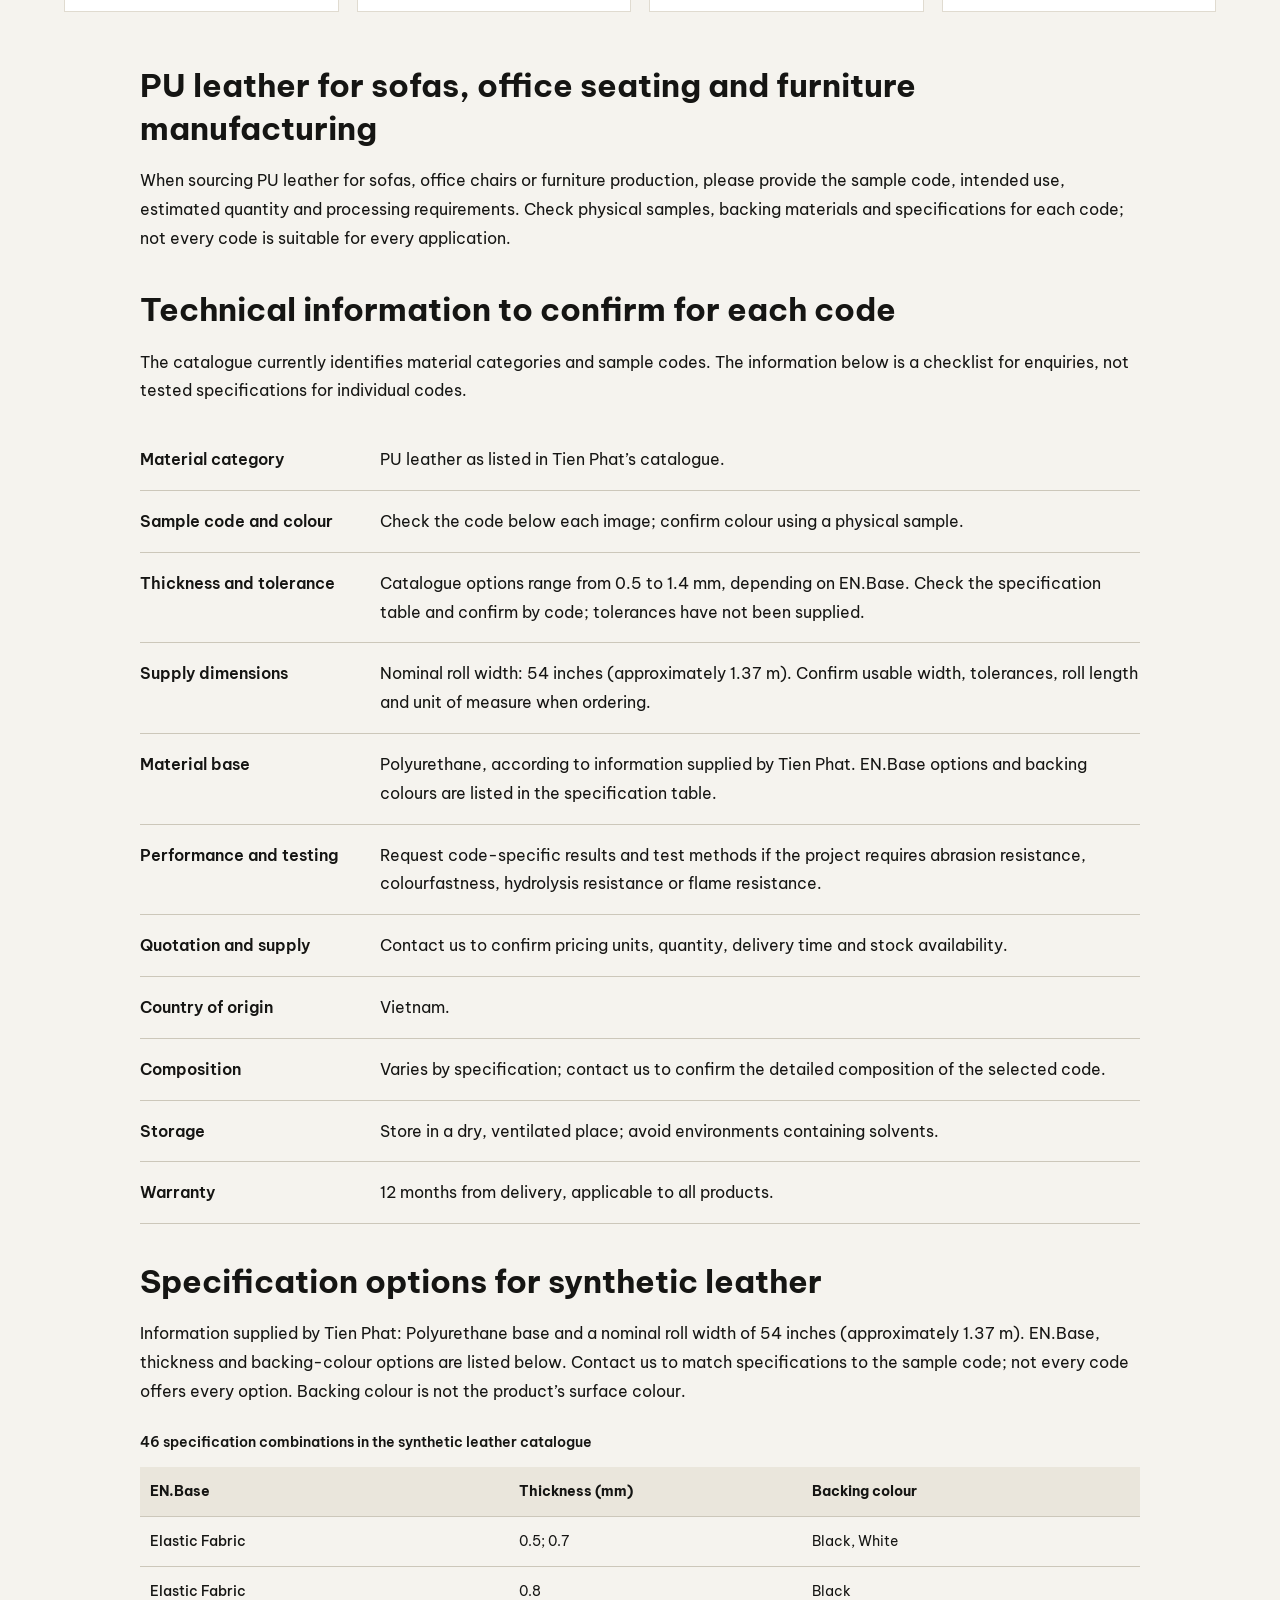
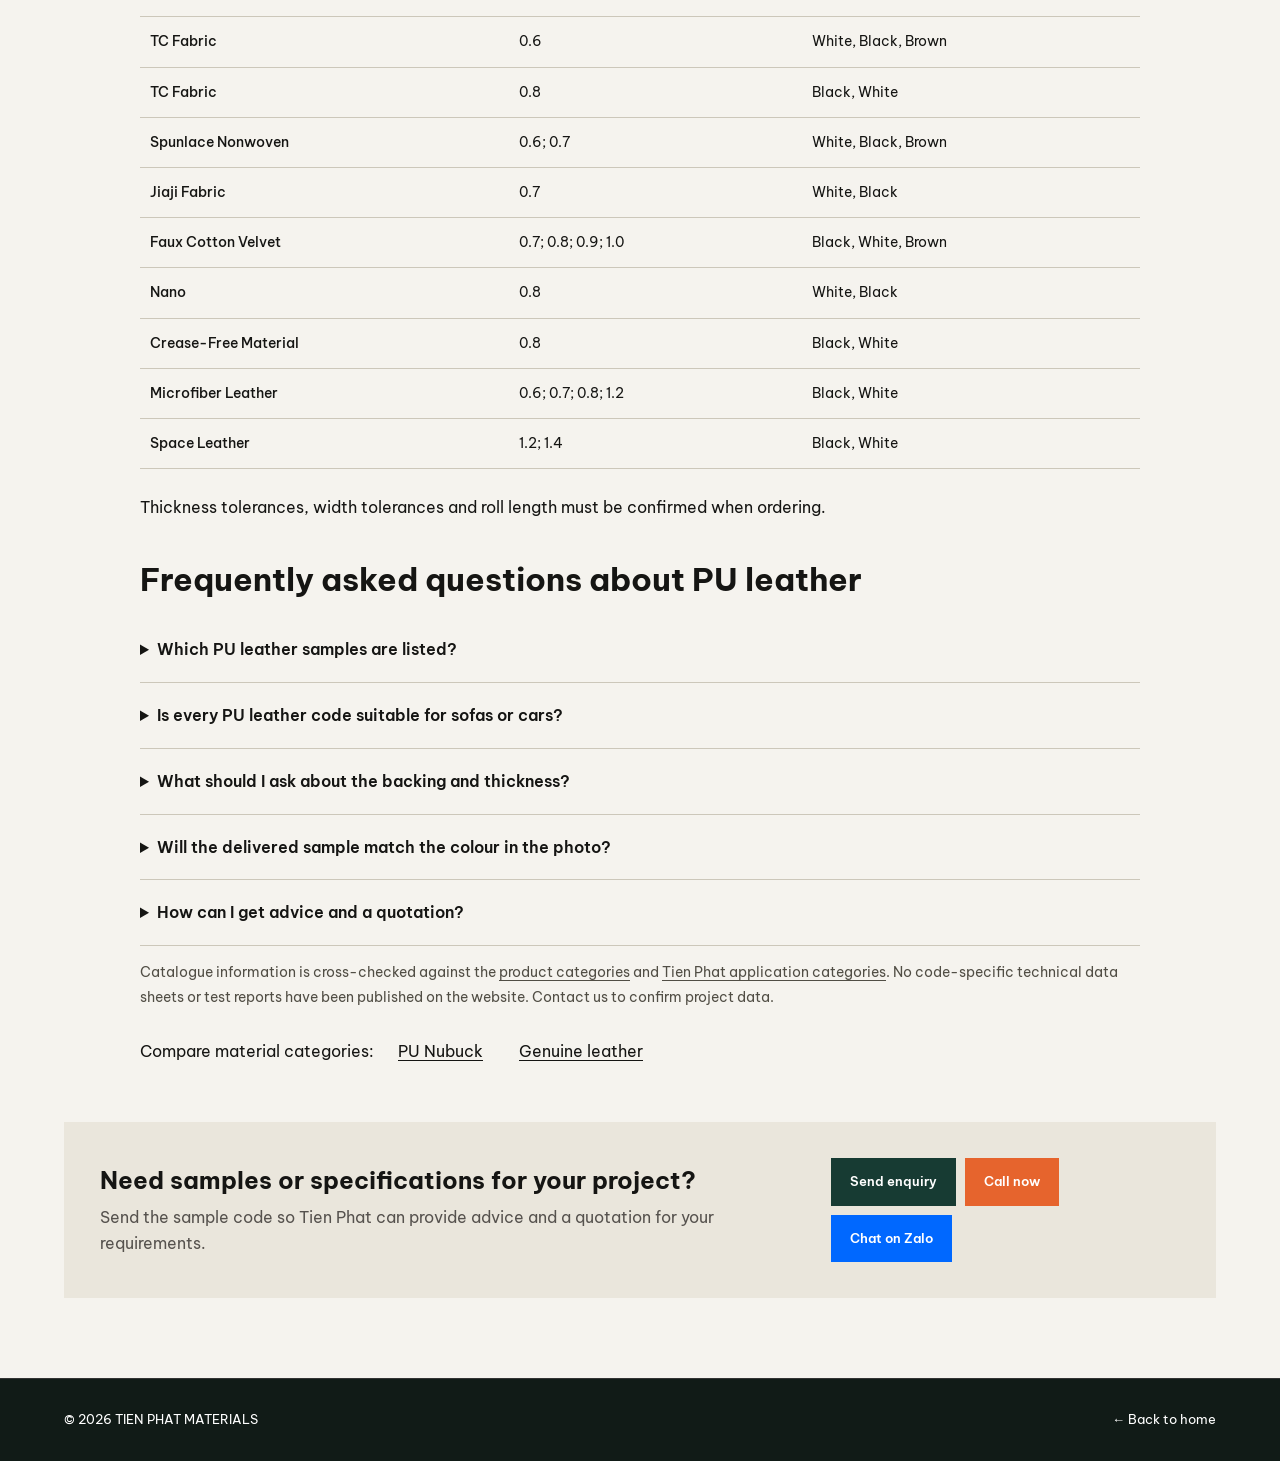
<file: da-pu-pho-thong.html>
<!doctype html>
<html lang="en" data-site-locale="en">
<head>
  <meta charset="utf-8">
  <meta name="color-scheme" content="light dark">
  <meta name="viewport" content="width=device-width, initial-scale=1">
  <meta name="robots" content="index,follow,max-image-preview:large">
  <title>PU Leather Supplier in Vietnam | Tien Phat Materials</title>
  <meta name="description" content="PU leather supplier in Vietnam for furniture and upholstery projects. Browse UM-76, Valencia, Vegas and Vicenza samples. Request specifications and a quote.">
  <link rel="canonical" href="https://www.tienphat.org/da-pu-pho-thong.html">
  <link rel="alternate" hreflang="en" href="https://www.tienphat.org/da-pu-pho-thong.html">
  <link rel="alternate" hreflang="vi" href="https://www.tienphat.org/vi/da-pu-pho-thong.html">
  <link rel="alternate" hreflang="zh" href="https://www.tienphat.org/zh/da-pu-pho-thong.html">
  <link rel="alternate" hreflang="x-default" href="https://www.tienphat.org/da-pu-pho-thong.html">
  <link rel="icon" type="image/png" href="/assets/images/modern/logo.png">
  <meta property="og:type" content="website">
  <meta property="og:site_name" content="Tiến Phát Materials">
  <meta property="og:title" content="PU Leather Supplier in Vietnam | Tien Phat Materials">
  <meta property="og:description" content="PU leather supplier in Vietnam for furniture and upholstery projects. Browse UM-76, Valencia, Vegas and Vicenza samples. Request specifications and a quote.">
  <meta property="og:url" content="https://www.tienphat.org/da-pu-pho-thong.html">
  <meta property="og:image" content="https://www.tienphat.org/assets/images/seo/da-pu-um-76-01.webp">
  <meta name="twitter:card" content="summary_large_image">
  <link rel="preconnect" href="https://fonts.googleapis.com">
  <link rel="preconnect" href="https://fonts.gstatic.com" crossorigin>
  <link href="https://fonts.googleapis.com/css2?family=Be+Vietnam+Pro:wght@400;500;600;700&display=swap" rel="stylesheet">
  <link rel="stylesheet" href="/assets/style.css">
  <style>
    .catalog-header{background:#173b33;color:#fff;padding:20px clamp(20px,5vw,76px);display:flex;justify-content:space-between;gap:18px;align-items:center}
    .catalog-header>a:first-child{font-size:19px;font-weight:700;letter-spacing:.05em}.catalog-header nav{display:flex;flex-wrap:wrap;gap:20px;font-size:13px}
    .catalog-hero{background:#173b33;color:#fff;padding:55px clamp(20px,5vw,76px) 70px}
    .catalog-hero .crumb{font-size:13px;color:#c4d1cd;margin:0 0 20px}.catalog-hero h1{font-size:clamp(36px,5vw,68px);line-height:1.08;max-width:900px;margin:0 0 22px}
    .catalog-hero .catalog-desc{max-width:830px;color:#d3ded9;font-size:17px;line-height:1.8}
    .catalog-keywords{color:#e1a481;font-size:13px;letter-spacing:.04em}
    .catalog-main{padding:60px clamp(20px,5vw,76px) 80px}.catalog-note{max-width:950px;color:#5b5b53;font-size:14px;margin:0 0 35px}
    .swatches{display:grid;grid-template-columns:repeat(4,minmax(0,1fr));gap:18px}.swatch{min-width:0;background:#fff;border:1px solid #e0dbd0}
    .swatch>a:first-child{display:block;height:250px;overflow:hidden;background:#ebe7dd}.swatch img{object-fit:cover}
    .swatch-caption{padding:16px}.swatch-caption>span{font-size:11px;color:#807b70}.swatch-caption h3{font-size:19px;line-height:1.3;margin:3px 0 2px;overflow-wrap:anywhere}.swatch-caption p{font-size:12px;color:#777;margin:0 0 14px}
    .swatch-caption>a{font-size:13px;color:#be522a;text-decoration:underline;text-underline-offset:3px;font-weight:600}
    .catalog-cta{background:#eae6dc;padding:36px;margin-top:45px;display:flex;align-items:center;justify-content:space-between;gap:24px}.catalog-cta h2{font-size:24px;line-height:1.35;margin:0 0 8px}.catalog-cta p{margin:0;color:#56524e}
    .catalog-links{display:flex;gap:9px;flex-wrap:wrap}.catalog-links a{border:1px solid #173b33;padding:12px 18px;font-weight:600;font-size:13px;white-space:nowrap}.catalog-links a:first-child{background:#173b33;color:#fff}
    .catalog-footer{background:#111b17;color:#fff;padding:30px clamp(20px,5vw,76px);font-size:13px;display:flex;gap:20px;justify-content:space-between}
    @media(max-width:1050px){.swatches{grid-template-columns:repeat(3,minmax(0,1fr))}}
    @media(max-width:700px){.swatches{grid-template-columns:repeat(2,minmax(0,1fr));gap:12px}.swatch>a:first-child{height:185px}.swatch-caption{padding:12px}.swatch-caption h3{font-size:15px}.catalog-header,.catalog-footer{flex-wrap:wrap}.catalog-hero{padding-top:38px}.catalog-cta{flex-direction:column;align-items:start}}
    @media(max-width:480px){.swatches{grid-template-columns:1fr}.swatch>a:first-child{height:260px}}

.material-guide{max-width:1000px;margin:52px auto 0;line-height:1.8}.material-guide h2{font-size:clamp(23px,3vw,32px);line-height:1.35;margin:36px 0 16px}.material-guide dl{margin:24px 0}.material-guide dl>div{display:grid;grid-template-columns:220px 1fr;padding:16px 0;border-bottom:1px solid #ccc7ba;gap:20px}.material-guide dt{font-weight:600}.material-guide dd{margin:0}.material-guide details{border-bottom:1px solid #ccc7ba}.material-guide summary{cursor:pointer;padding:18px 0;font-weight:600;min-height:48px}.material-guide details p{margin:0 0 20px}.material-guide a{text-decoration:underline;text-underline-offset:3px}.catalog-related{display:flex;flex-wrap:wrap;gap:12px;align-items:center}.catalog-related a{padding:12px}.catalog-evidence{font-size:14px;color:#514e45}.catalog-header nav a,.swatch-caption>a{display:inline-flex;align-items:center;min-height:44px}.catalog-header nav{gap:12px}.swatch-caption p,.swatch-caption>span{color:#59564e}.swatch-caption>a{color:#94401f}.catalog-main :focus-visible,.catalog-header :focus-visible{outline:3px solid #ad4b24;outline-offset:4px}.catalog-hero h1{overflow-wrap:anywhere}@media(max-width:700px){.material-guide dl>div{grid-template-columns:1fr;gap:5px}.catalog-cta{padding:24px 18px}.catalog-links{width:100%}.catalog-links a{white-space:normal;overflow-wrap:anywhere;min-height:48px}.catalog-hero h1 small{display:block;font-size:.55em;margin-top:12px}.catalog-header>a:first-child{font-size:17px}}
.spec-table-wrap{overflow-x:auto;margin:24px 0}.spec-table{width:100%;border-collapse:collapse;font-size:14px}.spec-table caption{text-align:left;font-weight:600;padding-bottom:12px}.spec-table th,.spec-table td{text-align:left;padding:12px 10px;border-bottom:1px solid #ccc7ba;vertical-align:top}.spec-table thead{background:#eae6dc}.spec-table tbody th{font-weight:500}@media(max-width:700px){.spec-table{font-size:12px}.spec-table th,.spec-table td{padding:10px 6px;overflow-wrap:anywhere}}.catalog-header{flex-wrap:wrap}.catalog-language{flex-shrink:0}.catalog-language button{min-width:44px;min-height:44px;color:inherit}.catalog-language button.active{color:#ffad80;text-decoration:underline;text-underline-offset:5px}
.catalog-samples-heading{font-size:clamp(22px,3vw,30px);line-height:1.35;margin:32px 0 18px}
@media(max-width:700px){.catalog-header nav{order:3;width:100%;gap:8px 16px;justify-content:flex-start}.catalog-header .catalog-language{order:2;margin-left:auto}.catalog-header nav a{min-height:44px}.catalog-hero .catalog-desc{font-size:16px;line-height:1.65}.catalog-cta{min-width:0}.catalog-related a{min-height:44px;display:inline-flex;align-items:center}}
</style>
  <script type="application/ld+json">{"@context":"https://schema.org","@graph":[{"@type":"CollectionPage","@id":"https://www.tienphat.org/da-pu-pho-thong.html#webpage","url":"https://www.tienphat.org/da-pu-pho-thong.html","name":"PU Leather Supplier in Vietnam | Tien Phat Materials","description":"PU leather supplier in Vietnam for furniture and upholstery projects. Browse UM-76, Valencia, Vegas and Vicenza samples. Request specifications and a quote.","inLanguage":"en","isPartOf":{"@id":"https://www.tienphat.org/#website"},"mainEntity":{"@id":"https://www.tienphat.org/da-pu-pho-thong.html#samples"}},{"@type":"BreadcrumbList","itemListElement":[{"@type":"ListItem","position":1,"name":"Home","item":"https://www.tienphat.org/"},{"@type":"ListItem","position":2,"name":"Standard PU leather","item":"https://www.tienphat.org/da-pu-pho-thong.html"}]},{"@type":"ItemList","@id":"https://www.tienphat.org/da-pu-pho-thong.html#samples","name":"Browse standard PU leather samples","numberOfItems":20,"itemListElement":[{"@type":"ListItem","position":1,"name":"UM-76","item":"https://www.tienphat.org/da-pu-pho-thong.html#mau-um-76-1"},{"@type":"ListItem","position":2,"name":"Valencia 2","item":"https://www.tienphat.org/da-pu-pho-thong.html#mau-valencia-2-2"},{"@type":"ListItem","position":3,"name":"Valencia","item":"https://www.tienphat.org/da-pu-pho-thong.html#mau-valencia-3"},{"@type":"ListItem","position":4,"name":"Vegas 2C","item":"https://www.tienphat.org/da-pu-pho-thong.html#mau-vegas-2c-4"},{"@type":"ListItem","position":5,"name":"Vegas 3C","item":"https://www.tienphat.org/da-pu-pho-thong.html#mau-vegas-3c-5"},{"@type":"ListItem","position":6,"name":"Vegas C","item":"https://www.tienphat.org/da-pu-pho-thong.html#mau-vegas-c-6"},{"@type":"ListItem","position":7,"name":"Verolegno","item":"https://www.tienphat.org/da-pu-pho-thong.html#mau-verolegno-7"},{"@type":"ListItem","position":8,"name":"VEROLEGNO","item":"https://www.tienphat.org/da-pu-pho-thong.html#mau-verolegno-8"},{"@type":"ListItem","position":9,"name":"VERONA-2-C","item":"https://www.tienphat.org/da-pu-pho-thong.html#mau-verona-2-c-9"},{"@type":"ListItem","position":10,"name":"VERONA-C","item":"https://www.tienphat.org/da-pu-pho-thong.html#mau-verona-c-10"},{"@type":"ListItem","position":11,"name":"VEZ MATTE-2","item":"https://www.tienphat.org/da-pu-pho-thong.html#mau-vez-matte-2-11"},{"@type":"ListItem","position":12,"name":"VEZ MATTE","item":"https://www.tienphat.org/da-pu-pho-thong.html#mau-vez-matte-12"},{"@type":"ListItem","position":13,"name":"VEZ-2","item":"https://www.tienphat.org/da-pu-pho-thong.html#mau-vez-2-13"},{"@type":"ListItem","position":14,"name":"VEZ","item":"https://www.tienphat.org/da-pu-pho-thong.html#mau-vez-14"},{"@type":"ListItem","position":15,"name":"VICENZA-2-C","item":"https://www.tienphat.org/da-pu-pho-thong.html#mau-vicenza-2-c-15"},{"@type":"ListItem","position":16,"name":"VICENZA-3-C","item":"https://www.tienphat.org/da-pu-pho-thong.html#mau-vicenza-3-c-16"},{"@type":"ListItem","position":17,"name":"VICENZA-4-C","item":"https://www.tienphat.org/da-pu-pho-thong.html#mau-vicenza-4-c-17"},{"@type":"ListItem","position":18,"name":"VICENZA-5-C","item":"https://www.tienphat.org/da-pu-pho-thong.html#mau-vicenza-5-c-18"},{"@type":"ListItem","position":19,"name":"VICENZA-6-C","item":"https://www.tienphat.org/da-pu-pho-thong.html#mau-vicenza-6-c-19"},{"@type":"ListItem","position":20,"name":"VICENZA-7-C","item":"https://www.tienphat.org/da-pu-pho-thong.html#mau-vicenza-7-c-20"}]}]}</script>
  <link rel="stylesheet" href="/assets/theme.css">
</head>
<body>
  <header class="catalog-header"><a href="https://www.tienphat.org/" aria-label="Tien Phat home">TIẾN PHÁT <small>MATERIALS</small></a><nav aria-label="Material collections"><a href="https://www.tienphat.org/">Home</a><a href="https://www.tienphat.org/#products">Collections</a><a href="https://www.tienphat.org/#contact">Contact</a></nav></header>
  <main>
    <section class="catalog-hero"><p class="crumb"><a href="https://www.tienphat.org/">Home</a> / <a href="https://www.tienphat.org/#products">Products</a> / Standard PU leather</p><p class="section-kicker">MATERIAL SAMPLE COLLECTION</p><h1>PU Leather Supplier in Vietnam for Furniture &amp; Upholstery</h1><p class="catalog-desc">Tien Phat offers standard PU leather samples for furniture manufacturers, sofa upholsterers and office seating projects. Explore UM-76, Valencia, Vegas, Verona and Vicenza. Confirm each code's specifications and suitability before placing an order.</p><p class="catalog-keywords">Tien Phat Materials · PU leather supplier in Vietnam · Sofa and furniture upholstery materials</p></section>
    <section class="catalog-main" aria-label="Sample codes: Standard PU leather"><p class="catalog-note">The images and sample codes below are for reference. Colours may vary on screen; specifications, physical samples and availability must be confirmed directly before ordering.</p><aside class="buyer-guide" aria-label="B2B sourcing guidance"><h2>PU leather: B2B sourcing enquiries</h2><p>Sofa upholstery, office seating and furniture components are examples of buyer enquiries, not confirmation that every sample code is suitable.</p><p>Share the sample code, intended use, desired surface, processing needs and estimated quantity. Confirm a physical sample and code-specific specifications before ordering.</p></aside>
<h2 class="catalog-samples-heading" id="sample-collection">Browse standard PU leather samples</h2>
<div class="swatches">
    <article class="swatch" id="mau-um-76-1"><a href="#mau-um-76-1" aria-label="Sample code UM-76"><img src="/assets/images/seo/da-pu-um-76-01.webp" loading="lazy" decoding="async" alt="Standard PU leather sample UM-76 – Tien Phat" width="960" height="540"></a><div class="swatch-caption"><span>Sample 1</span><h3>UM-76</h3><p>Standard PU leather</p><a href="https://www.tienphat.org/?material=pu&amp;sample=UM-76&amp;source=da-pu-pho-thong.html#contact" aria-label="Enquire about sample UM-76">Enquire about this sample ↗</a></div></article>
<article class="swatch" id="mau-valencia-2-2"><a href="#mau-valencia-2-2" aria-label="Sample code Valencia 2"><img src="/assets/images/seo/da-pu-valencia-2-01.webp" loading="lazy" decoding="async" alt="Standard PU leather sample Valencia 2 – Tien Phat" width="693" height="1040"></a><div class="swatch-caption"><span>Sample 2</span><h3>Valencia 2</h3><p>Standard PU leather</p><a href="https://www.tienphat.org/?material=pu&amp;sample=Valencia%202&amp;source=da-pu-pho-thong.html#contact" aria-label="Enquire about sample Valencia 2">Enquire about this sample ↗</a></div></article>
<article class="swatch" id="mau-valencia-3"><a href="#mau-valencia-3" aria-label="Sample code Valencia"><img src="/assets/images/seo/da-pu-valencia-01.webp" loading="lazy" decoding="async" alt="Standard PU leather sample Valencia – Tien Phat" width="693" height="1040"></a><div class="swatch-caption"><span>Sample 3</span><h3>Valencia</h3><p>Standard PU leather</p><a href="https://www.tienphat.org/?material=pu&amp;sample=Valencia&amp;source=da-pu-pho-thong.html#contact" aria-label="Enquire about sample Valencia">Enquire about this sample ↗</a></div></article>
<article class="swatch" id="mau-vegas-2c-4"><a href="#mau-vegas-2c-4" aria-label="Sample code Vegas 2C"><img src="/assets/images/seo/da-pu-vegas-2c-01.webp" loading="lazy" decoding="async" alt="Standard PU leather sample Vegas 2C – Tien Phat" width="693" height="1040"></a><div class="swatch-caption"><span>Sample 4</span><h3>Vegas 2C</h3><p>Standard PU leather</p><a href="https://www.tienphat.org/?material=pu&amp;sample=Vegas%202C&amp;source=da-pu-pho-thong.html#contact" aria-label="Enquire about sample Vegas 2C">Enquire about this sample ↗</a></div></article>
<article class="swatch" id="mau-vegas-3c-5"><a href="#mau-vegas-3c-5" aria-label="Sample code Vegas 3C"><img src="/assets/images/seo/da-pu-vegas-3c-01.webp" loading="lazy" decoding="async" alt="Standard PU leather sample Vegas 3C – Tien Phat" width="693" height="1040"></a><div class="swatch-caption"><span>Sample 5</span><h3>Vegas 3C</h3><p>Standard PU leather</p><a href="https://www.tienphat.org/?material=pu&amp;sample=Vegas%203C&amp;source=da-pu-pho-thong.html#contact" aria-label="Enquire about sample Vegas 3C">Enquire about this sample ↗</a></div></article>
<article class="swatch" id="mau-vegas-c-6"><a href="#mau-vegas-c-6" aria-label="Sample code Vegas C"><img src="/assets/images/seo/da-pu-vegas-c-01.webp" loading="lazy" decoding="async" alt="Standard PU leather sample Vegas C – Tien Phat" width="693" height="1040"></a><div class="swatch-caption"><span>Sample 6</span><h3>Vegas C</h3><p>Standard PU leather</p><a href="https://www.tienphat.org/?material=pu&amp;sample=Vegas%20C&amp;source=da-pu-pho-thong.html#contact" aria-label="Enquire about sample Vegas C">Enquire about this sample ↗</a></div></article>
<article class="swatch" id="mau-verolegno-7"><a href="#mau-verolegno-7" aria-label="Sample code Verolegno"><img src="/assets/images/seo/da-pu-verolegno-01.webp" loading="lazy" decoding="async" alt="Standard PU leather sample Verolegno – Tien Phat" width="693" height="1040"></a><div class="swatch-caption"><span>Sample 7</span><h3>Verolegno</h3><p>Standard PU leather</p><a href="https://www.tienphat.org/?material=pu&amp;sample=Verolegno&amp;source=da-pu-pho-thong.html#contact" aria-label="Enquire about sample Verolegno">Enquire about this sample ↗</a></div></article>
<article class="swatch" id="mau-verolegno-8"><a href="#mau-verolegno-8" aria-label="Sample code VEROLEGNO"><img src="/assets/images/seo/da-pu-verolegno-02.webp" loading="lazy" decoding="async" alt="Standard PU leather sample VEROLEGNO – Tien Phat" width="693" height="1040"></a><div class="swatch-caption"><span>Sample 8</span><h3>VEROLEGNO</h3><p>Standard PU leather</p><a href="https://www.tienphat.org/?material=pu&amp;sample=VEROLEGNO&amp;source=da-pu-pho-thong.html#contact" aria-label="Enquire about sample VEROLEGNO">Enquire about this sample ↗</a></div></article>
<article class="swatch" id="mau-verona-2-c-9"><a href="#mau-verona-2-c-9" aria-label="Sample code VERONA-2-C"><img src="/assets/images/seo/da-pu-verona-2-c-01.webp" loading="lazy" decoding="async" alt="Standard PU leather sample VERONA-2-C – Tien Phat" width="693" height="1040"></a><div class="swatch-caption"><span>Sample 9</span><h3>VERONA-2-C</h3><p>Standard PU leather</p><a href="https://www.tienphat.org/?material=pu&amp;sample=VERONA-2-C&amp;source=da-pu-pho-thong.html#contact" aria-label="Enquire about sample VERONA-2-C">Enquire about this sample ↗</a></div></article>
<article class="swatch" id="mau-verona-c-10"><a href="#mau-verona-c-10" aria-label="Sample code VERONA-C"><img src="/assets/images/seo/da-pu-verona-c-01.webp" loading="lazy" decoding="async" alt="Standard PU leather sample VERONA-C – Tien Phat" width="693" height="1040"></a><div class="swatch-caption"><span>Sample 10</span><h3>VERONA-C</h3><p>Standard PU leather</p><a href="https://www.tienphat.org/?material=pu&amp;sample=VERONA-C&amp;source=da-pu-pho-thong.html#contact" aria-label="Enquire about sample VERONA-C">Enquire about this sample ↗</a></div></article>
<article class="swatch" id="mau-vez-matte-2-11"><a href="#mau-vez-matte-2-11" aria-label="Sample code VEZ MATTE-2"><img src="/assets/images/seo/da-pu-vez-matte-2-01.webp" loading="lazy" decoding="async" alt="Standard PU leather sample VEZ MATTE-2 – Tien Phat" width="693" height="1040"></a><div class="swatch-caption"><span>Sample 11</span><h3>VEZ MATTE-2</h3><p>Standard PU leather</p><a href="https://www.tienphat.org/?material=pu&amp;sample=VEZ%20MATTE-2&amp;source=da-pu-pho-thong.html#contact" aria-label="Enquire about sample VEZ MATTE-2">Enquire about this sample ↗</a></div></article>
<article class="swatch" id="mau-vez-matte-12"><a href="#mau-vez-matte-12" aria-label="Sample code VEZ MATTE"><img src="/assets/images/seo/da-pu-vez-matte-01.webp" loading="lazy" decoding="async" alt="Standard PU leather sample VEZ MATTE – Tien Phat" width="693" height="1040"></a><div class="swatch-caption"><span>Sample 12</span><h3>VEZ MATTE</h3><p>Standard PU leather</p><a href="https://www.tienphat.org/?material=pu&amp;sample=VEZ%20MATTE&amp;source=da-pu-pho-thong.html#contact" aria-label="Enquire about sample VEZ MATTE">Enquire about this sample ↗</a></div></article>
<article class="swatch" id="mau-vez-2-13"><a href="#mau-vez-2-13" aria-label="Sample code VEZ-2"><img src="/assets/images/seo/da-pu-vez-2-01.webp" loading="lazy" decoding="async" alt="Standard PU leather sample VEZ-2 – Tien Phat" width="693" height="1040"></a><div class="swatch-caption"><span>Sample 13</span><h3>VEZ-2</h3><p>Standard PU leather</p><a href="https://www.tienphat.org/?material=pu&amp;sample=VEZ-2&amp;source=da-pu-pho-thong.html#contact" aria-label="Enquire about sample VEZ-2">Enquire about this sample ↗</a></div></article>
<article class="swatch" id="mau-vez-14"><a href="#mau-vez-14" aria-label="Sample code VEZ"><img src="/assets/images/seo/da-pu-vez-01.webp" loading="lazy" decoding="async" alt="Standard PU leather sample VEZ – Tien Phat" width="693" height="1040"></a><div class="swatch-caption"><span>Sample 14</span><h3>VEZ</h3><p>Standard PU leather</p><a href="https://www.tienphat.org/?material=pu&amp;sample=VEZ&amp;source=da-pu-pho-thong.html#contact" aria-label="Enquire about sample VEZ">Enquire about this sample ↗</a></div></article>
<article class="swatch" id="mau-vicenza-2-c-15"><a href="#mau-vicenza-2-c-15" aria-label="Sample code VICENZA-2-C"><img src="/assets/images/seo/da-pu-vicenza-2-c-01.webp" loading="lazy" decoding="async" alt="Standard PU leather sample VICENZA-2-C – Tien Phat" width="693" height="1040"></a><div class="swatch-caption"><span>Sample 15</span><h3>VICENZA-2-C</h3><p>Standard PU leather</p><a href="https://www.tienphat.org/?material=pu&amp;sample=VICENZA-2-C&amp;source=da-pu-pho-thong.html#contact" aria-label="Enquire about sample VICENZA-2-C">Enquire about this sample ↗</a></div></article>
<article class="swatch" id="mau-vicenza-3-c-16"><a href="#mau-vicenza-3-c-16" aria-label="Sample code VICENZA-3-C"><img src="/assets/images/seo/da-pu-vicenza-3-c-01.webp" loading="lazy" decoding="async" alt="Standard PU leather sample VICENZA-3-C – Tien Phat" width="693" height="1040"></a><div class="swatch-caption"><span>Sample 16</span><h3>VICENZA-3-C</h3><p>Standard PU leather</p><a href="https://www.tienphat.org/?material=pu&amp;sample=VICENZA-3-C&amp;source=da-pu-pho-thong.html#contact" aria-label="Enquire about sample VICENZA-3-C">Enquire about this sample ↗</a></div></article>
<article class="swatch" id="mau-vicenza-4-c-17"><a href="#mau-vicenza-4-c-17" aria-label="Sample code VICENZA-4-C"><img src="/assets/images/seo/da-pu-vicenza-4-c-01.webp" loading="lazy" decoding="async" alt="Standard PU leather sample VICENZA-4-C – Tien Phat" width="693" height="1040"></a><div class="swatch-caption"><span>Sample 17</span><h3>VICENZA-4-C</h3><p>Standard PU leather</p><a href="https://www.tienphat.org/?material=pu&amp;sample=VICENZA-4-C&amp;source=da-pu-pho-thong.html#contact" aria-label="Enquire about sample VICENZA-4-C">Enquire about this sample ↗</a></div></article>
<article class="swatch" id="mau-vicenza-5-c-18"><a href="#mau-vicenza-5-c-18" aria-label="Sample code VICENZA-5-C"><img src="/assets/images/seo/da-pu-vicenza-5-c-01.webp" loading="lazy" decoding="async" alt="Standard PU leather sample VICENZA-5-C – Tien Phat" width="693" height="1040"></a><div class="swatch-caption"><span>Sample 18</span><h3>VICENZA-5-C</h3><p>Standard PU leather</p><a href="https://www.tienphat.org/?material=pu&amp;sample=VICENZA-5-C&amp;source=da-pu-pho-thong.html#contact" aria-label="Enquire about sample VICENZA-5-C">Enquire about this sample ↗</a></div></article>
<article class="swatch" id="mau-vicenza-6-c-19"><a href="#mau-vicenza-6-c-19" aria-label="Sample code VICENZA-6-C"><img src="/assets/images/seo/da-pu-vicenza-6-c-01.webp" loading="lazy" decoding="async" alt="Standard PU leather sample VICENZA-6-C – Tien Phat" width="693" height="1040"></a><div class="swatch-caption"><span>Sample 19</span><h3>VICENZA-6-C</h3><p>Standard PU leather</p><a href="https://www.tienphat.org/?material=pu&amp;sample=VICENZA-6-C&amp;source=da-pu-pho-thong.html#contact" aria-label="Enquire about sample VICENZA-6-C">Enquire about this sample ↗</a></div></article>
<article class="swatch" id="mau-vicenza-7-c-20"><a href="#mau-vicenza-7-c-20" aria-label="Sample code VICENZA-7-C"><img src="/assets/images/seo/da-pu-vicenza-7-c-01.webp" loading="lazy" decoding="async" alt="Standard PU leather sample VICENZA-7-C – Tien Phat" width="693" height="1040"></a><div class="swatch-caption"><span>Sample 20</span><h3>VICENZA-7-C</h3><p>Standard PU leather</p><a href="https://www.tienphat.org/?material=pu&amp;sample=VICENZA-7-C&amp;source=da-pu-pho-thong.html#contact" aria-label="Enquire about sample VICENZA-7-C">Enquire about this sample ↗</a></div></article>
    </div>
    <section class="material-guide" aria-label="Selection guide: Standard PU leather"><h2>PU leather for sofas, office seating and furniture manufacturing</h2><p>When sourcing PU leather for sofas, office chairs or furniture production, please provide the sample code, intended use, estimated quantity and processing requirements. Check physical samples, backing materials and specifications for each code; not every code is suitable for every application.</p><h2>Technical information to confirm for each code</h2><p>The catalogue currently identifies material categories and sample codes. The information below is a checklist for enquiries, not tested specifications for individual codes.</p><dl><div><dt>Material category</dt><dd>PU leather as listed in Tien Phat’s catalogue.</dd></div><div><dt>Sample code and colour</dt><dd>Check the code below each image; confirm colour using a physical sample.</dd></div><div><dt>Thickness and tolerance</dt><dd>Catalogue options range from 0.5 to 1.4 mm, depending on EN.Base. Check the specification table and confirm by code; tolerances have not been supplied.</dd></div><div><dt>Supply dimensions</dt><dd>Nominal roll width: 54 inches (approximately 1.37 m). Confirm usable width, tolerances, roll length and unit of measure when ordering.</dd></div><div><dt>Material base</dt><dd>Polyurethane, according to information supplied by Tien Phat. EN.Base options and backing colours are listed in the specification table.</dd></div><div><dt>Performance and testing</dt><dd>Request code-specific results and test methods if the project requires abrasion resistance, colourfastness, hydrolysis resistance or flame resistance.</dd></div><div><dt>Quotation and supply</dt><dd>Contact us to confirm pricing units, quantity, delivery time and stock availability.</dd></div><div><dt>Country of origin</dt><dd>Vietnam.</dd></div><div><dt>Composition</dt><dd>Varies by specification; contact us to confirm the detailed composition of the selected code.</dd></div><div><dt>Storage</dt><dd>Store in a dry, ventilated place; avoid environments containing solvents.</dd></div><div><dt>Warranty</dt><dd>12 months from delivery, applicable to all products.</dd></div></dl><section class="synthetic-specs"><h2>Specification options for synthetic leather</h2><p>Information supplied by Tien Phat: Polyurethane base and a nominal roll width of 54 inches (approximately 1.37 m). EN.Base, thickness and backing-colour options are listed below. Contact us to match specifications to the sample code; not every code offers every option. Backing colour is not the product’s surface colour.</p><div class="spec-table-wrap" tabindex="0" role="region" aria-label="Synthetic leather specifications"><table class="spec-table"><caption>46 specification combinations in the synthetic leather catalogue</caption><thead><tr><th scope="col">EN.Base</th><th scope="col">Thickness (mm)</th><th scope="col">Backing colour</th></tr></thead><tbody><tr><th scope="row">Elastic Fabric</th><td>0.5; 0.7</td><td>Black, White</td></tr><tr><th scope="row">Elastic Fabric</th><td>0.8</td><td>Black</td></tr><tr><th scope="row">TC Fabric</th><td>0.6</td><td>White, Black, Brown</td></tr><tr><th scope="row">TC Fabric</th><td>0.8</td><td>Black, White</td></tr><tr><th scope="row">Spunlace Nonwoven</th><td>0.6; 0.7</td><td>White, Black, Brown</td></tr><tr><th scope="row">Jiaji Fabric</th><td>0.7</td><td>White, Black</td></tr><tr><th scope="row">Faux Cotton Velvet</th><td>0.7; 0.8; 0.9; 1.0</td><td>Black, White, Brown</td></tr><tr><th scope="row">Nano</th><td>0.8</td><td>White, Black</td></tr><tr><th scope="row">Crease-Free Material</th><td>0.8</td><td>Black, White</td></tr><tr><th scope="row">Microfiber Leather</th><td>0.6; 0.7; 0.8; 1.2</td><td>Black, White</td></tr><tr><th scope="row">Space Leather</th><td>1.2; 1.4</td><td>Black, White</td></tr></tbody></table></div><p>Thickness tolerances, width tolerances and roll length must be confirmed when ordering.</p></section><h2>Frequently asked questions about PU leather</h2><details><summary>Which PU leather samples are listed?</summary><p>The catalogue currently shows codes such as UM-76, Valencia, Vegas, Verona and Vicenza. Use the code below the image to request advice; a range name does not replace code-specific specifications.</p></details><details><summary>Is every PU leather code suitable for sofas or cars?</summary><p>This cannot be determined from a photo catalogue alone. Provide the intended use and project requirements so that specifications, test documents and physical samples can be checked before selection.</p></details><details><summary>What should I ask about the backing and thickness?</summary><p>The Polyurethane base and nominal 54-inch roll width apply to the synthetic leather ranges. The specification table lists thickness options from 0.5 to 1.4 mm by EN.Base; confirm the sample code, tolerances and usable width when requesting a quotation.</p></details><details><summary>Will the delivered sample match the colour in the photo?</summary><p>Displayed colours depend on the screen and photography lighting. Approve a physical sample, confirm the colour code and check the batch before volume production.</p></details><details><summary>How can I get advice and a quotation?</summary><p>Send the sample code, application, estimated quantity and technical requirements through the contact form or Zalo at 0931 792 811. Pricing, physical samples and availability must be confirmed directly.</p></details><p class="catalog-evidence">Catalogue information is cross-checked against the <a href="index.html#products">product categories</a> and <a href="index.html#applications">Tien Phat application categories</a>. No code-specific technical data sheets or test reports have been published on the website. Contact us to confirm project data.</p><nav class="catalog-related" aria-label="Related materials">Compare material categories: <a href="da-pu-nubuck.html">PU Nubuck</a><a href="da-that.html">Genuine leather</a></nav></section>
<div class="catalog-cta"><div><h2>Need samples or specifications for your project?</h2><p>Send the sample code so Tien Phat can provide advice and a quotation for your requirements.</p></div><div class="catalog-links"><a href="https://www.tienphat.org/?material=pu&amp;source=da-pu-pho-thong.html#contact">Send enquiry</a><a class="contact-call" href="tel:+84931792811">Call now</a><a class="contact-zalo" href="https://zalo.me/0931792811" target="_blank" rel="noopener noreferrer">Chat Zalo</a></div></div></section>
  </main>
  <footer class="catalog-footer"><span>© 2026 TIEN PHAT MATERIALS</span><a href="https://www.tienphat.org/">← Back to home</a></footer>
<script src="/assets/language.js"></script>
<script src="/assets/catalog-language.js"></script>
<script src="/assets/contact.js"></script>
</body>
</html>
</file>
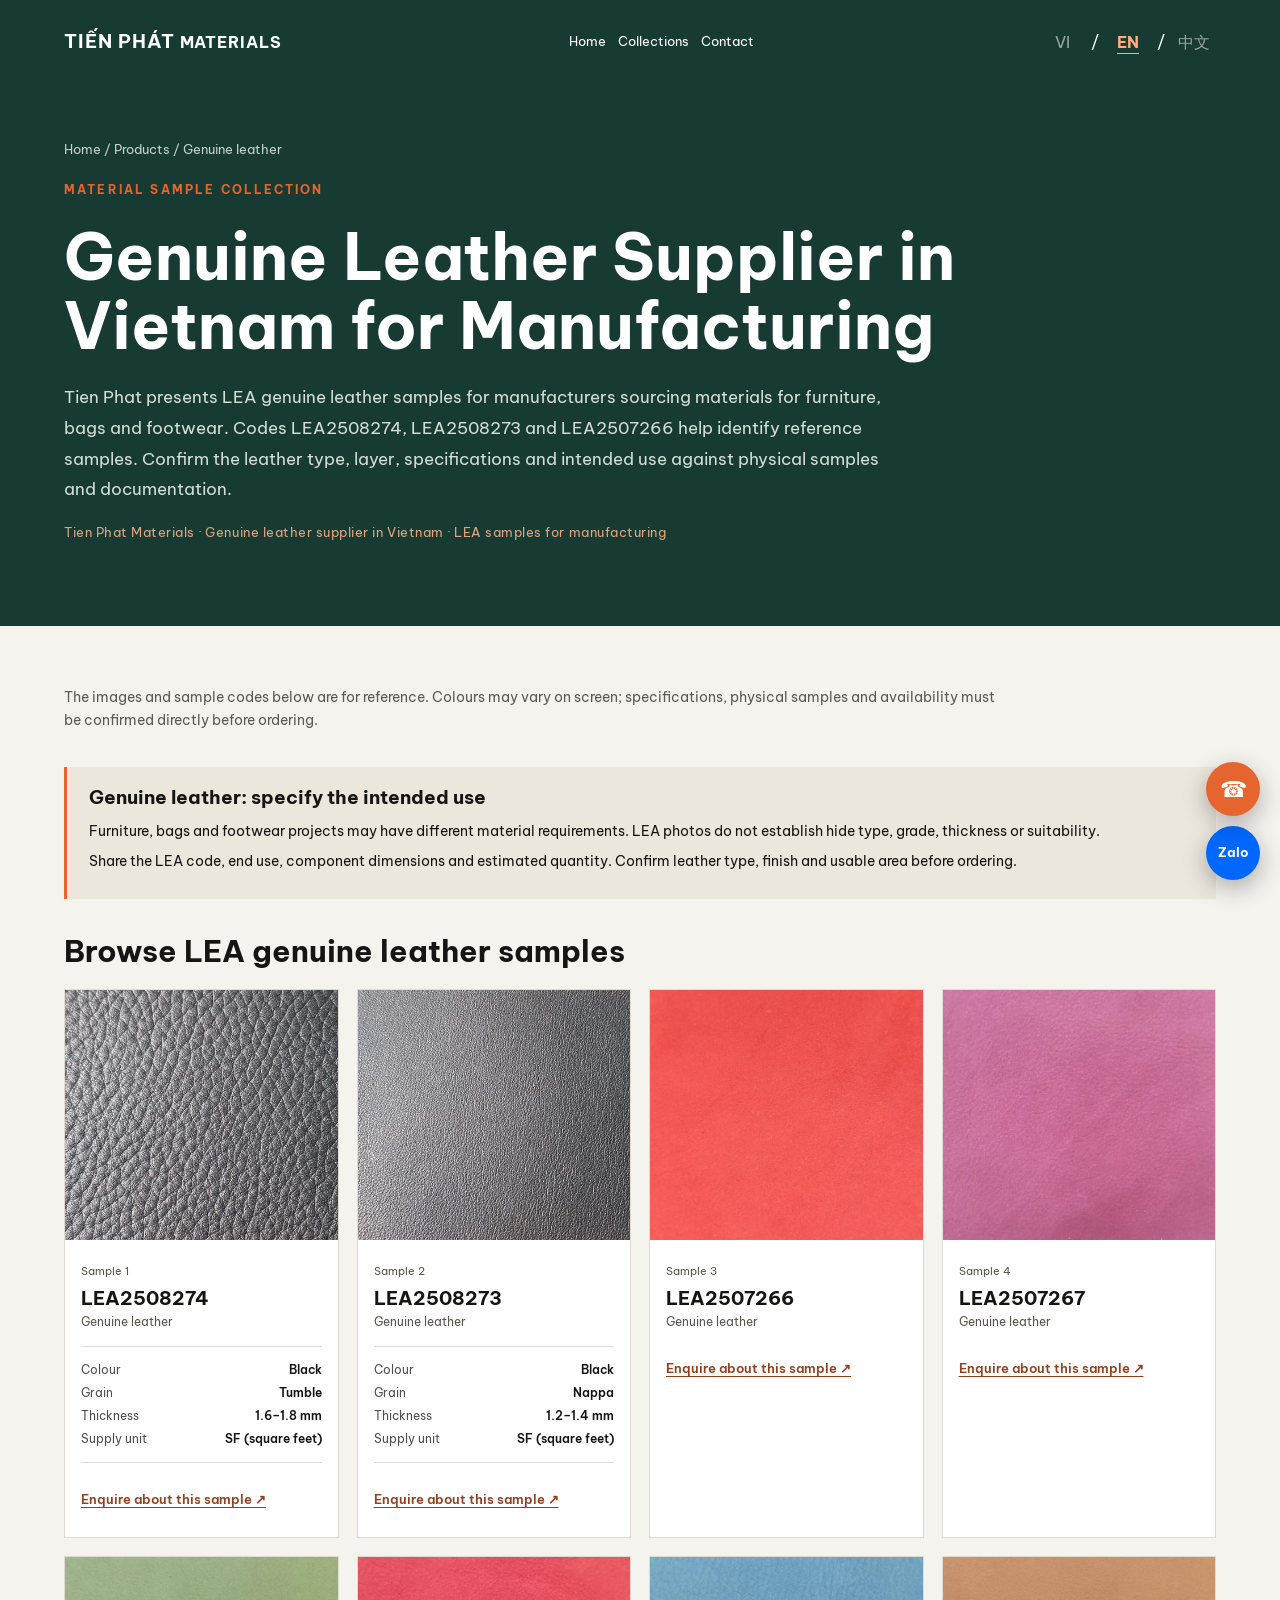
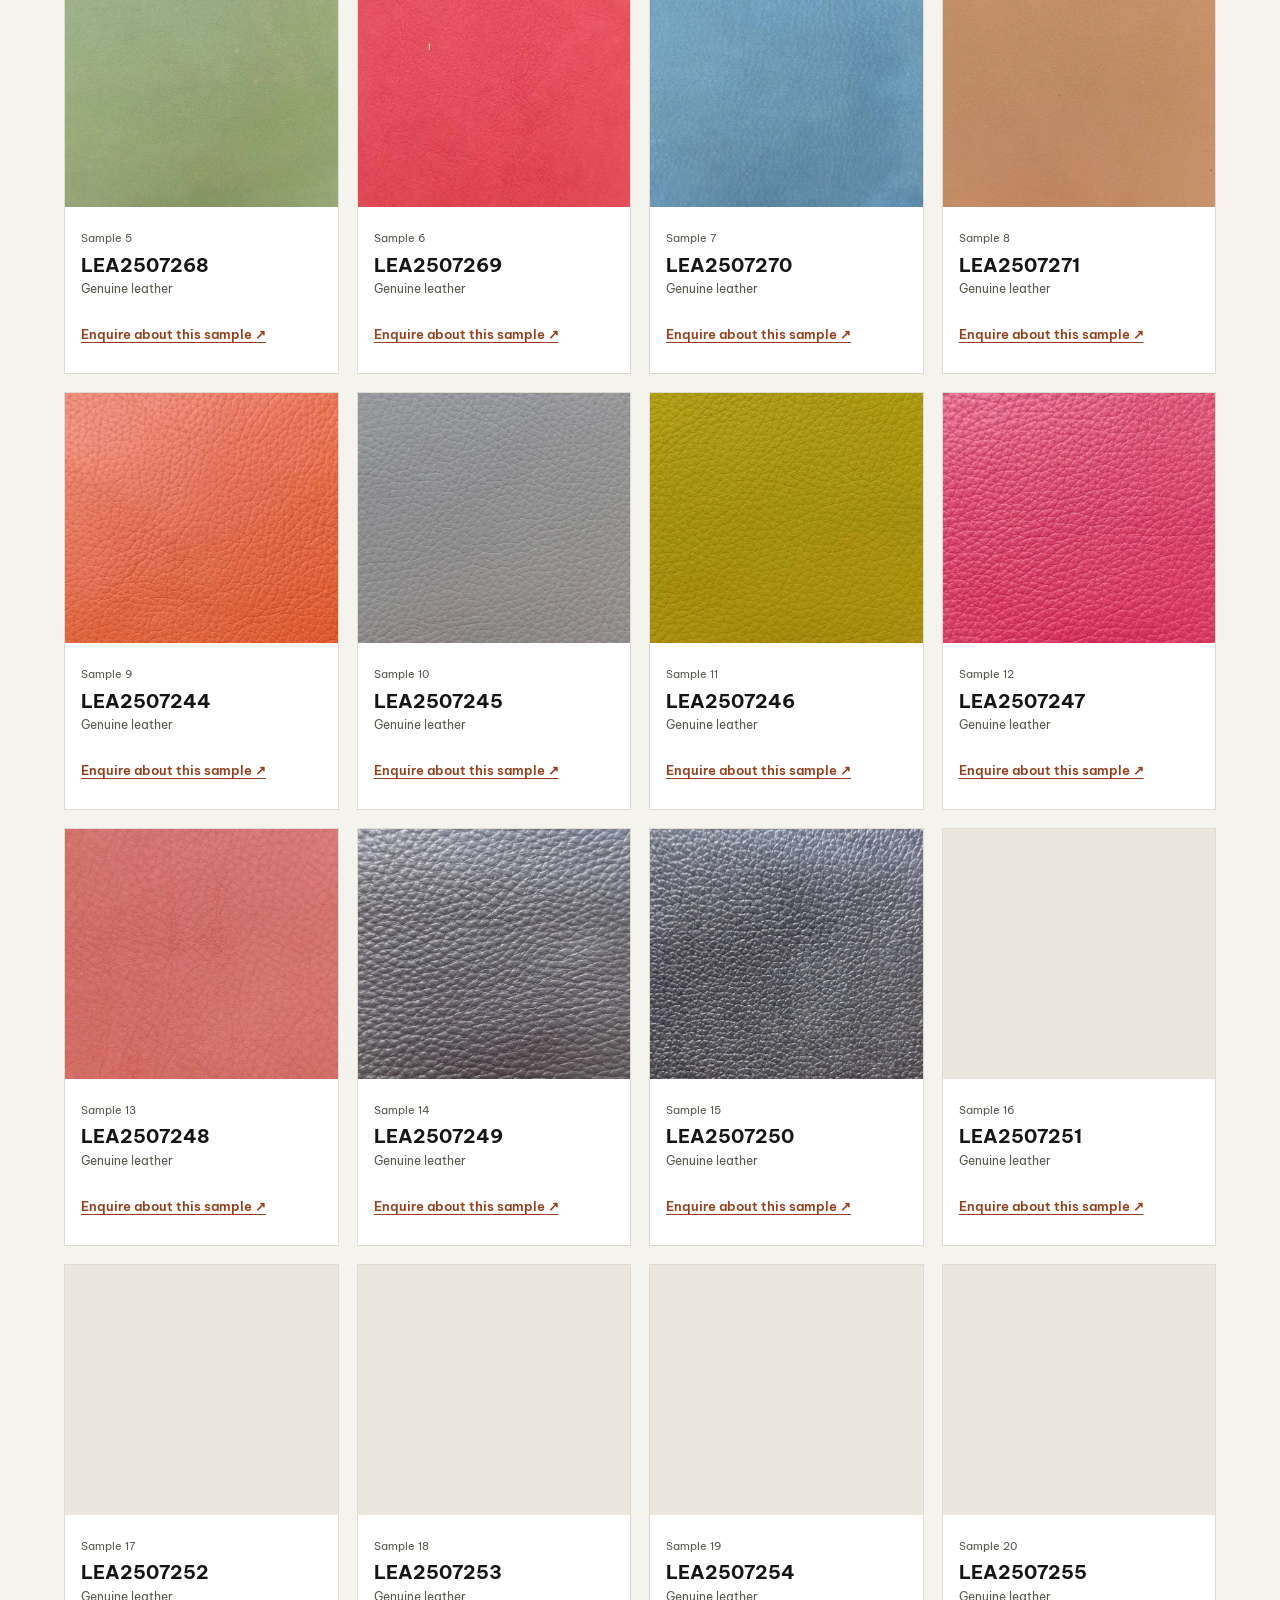
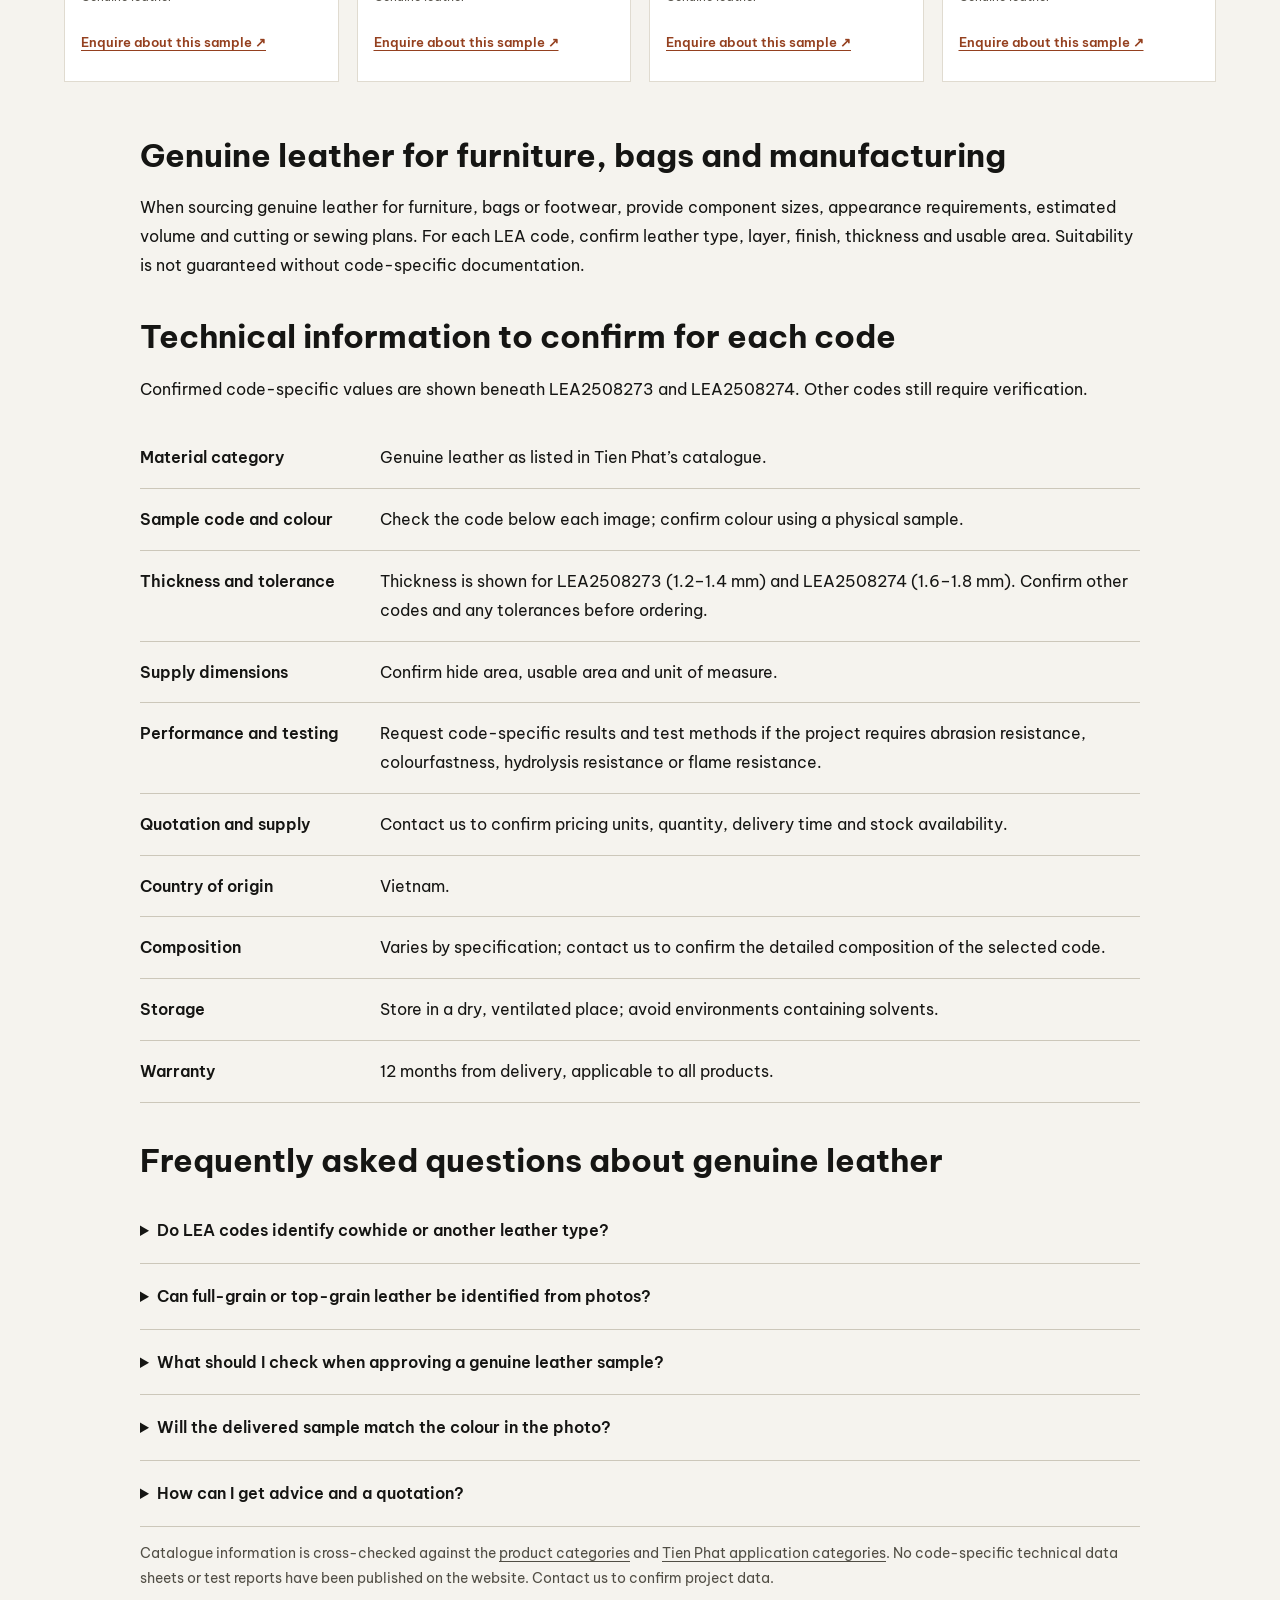
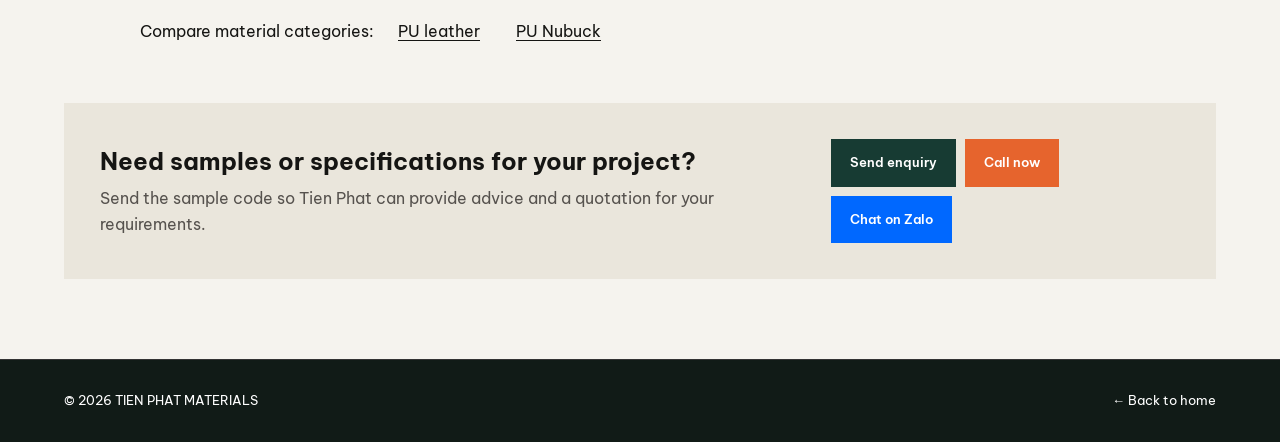
<file: da-that.html>
<!doctype html>
<html lang="en" data-site-locale="en">
<head>
  <meta charset="utf-8">
  <meta name="color-scheme" content="light dark">
  <meta name="viewport" content="width=device-width, initial-scale=1">
  <meta name="robots" content="index,follow,max-image-preview:large">
  <title>Genuine Leather Supplier in Vietnam | Tien Phat Materials</title>
  <meta name="description" content="Genuine leather supplier in Vietnam for manufacturing. Explore Tien Phat LEA samples for furniture, bags and footwear. Request samples and confirm specifications.">
  <link rel="canonical" href="https://www.tienphat.org/da-that.html">
  <link rel="alternate" hreflang="en" href="https://www.tienphat.org/da-that.html">
  <link rel="alternate" hreflang="vi" href="https://www.tienphat.org/vi/da-that.html">
  <link rel="alternate" hreflang="zh" href="https://www.tienphat.org/zh/da-that.html">
  <link rel="alternate" hreflang="x-default" href="https://www.tienphat.org/da-that.html">
  <link rel="icon" type="image/png" href="/assets/images/modern/logo.png">
  <meta property="og:type" content="website">
  <meta property="og:site_name" content="Tiến Phát Materials">
  <meta property="og:title" content="Genuine Leather Supplier in Vietnam | Tien Phat Materials">
  <meta property="og:description" content="Genuine leather supplier in Vietnam for manufacturing. Explore Tien Phat LEA samples for furniture, bags and footwear. Request samples and confirm specifications.">
  <meta property="og:url" content="https://www.tienphat.org/da-that.html">
  <meta property="og:image" content="https://www.tienphat.org/assets/images/seo/da-that-lea2508274-01.webp">
  <meta name="twitter:card" content="summary_large_image">
  <link rel="preconnect" href="https://fonts.googleapis.com">
  <link rel="preconnect" href="https://fonts.gstatic.com" crossorigin>
  <link href="https://fonts.googleapis.com/css2?family=Be+Vietnam+Pro:wght@400;500;600;700&display=swap" rel="stylesheet">
  <link rel="stylesheet" href="/assets/style.css">
  <style>
    .catalog-header{background:#173b33;color:#fff;padding:20px clamp(20px,5vw,76px);display:flex;justify-content:space-between;gap:18px;align-items:center}
    .catalog-header>a:first-child{font-size:19px;font-weight:700;letter-spacing:.05em}.catalog-header nav{display:flex;flex-wrap:wrap;gap:20px;font-size:13px}
    .catalog-hero{background:#173b33;color:#fff;padding:55px clamp(20px,5vw,76px) 70px}
    .catalog-hero .crumb{font-size:13px;color:#c4d1cd;margin:0 0 20px}.catalog-hero h1{font-size:clamp(36px,5vw,68px);line-height:1.08;max-width:900px;margin:0 0 22px}
    .catalog-hero .catalog-desc{max-width:830px;color:#d3ded9;font-size:17px;line-height:1.8}
    .catalog-keywords{color:#e1a481;font-size:13px;letter-spacing:.04em}
    .catalog-main{padding:60px clamp(20px,5vw,76px) 80px}.catalog-note{max-width:950px;color:#5b5b53;font-size:14px;margin:0 0 35px}
    .swatches{display:grid;grid-template-columns:repeat(4,minmax(0,1fr));gap:18px}.swatch{min-width:0;background:#fff;border:1px solid #e0dbd0}
    .swatch>a:first-child{display:block;height:250px;overflow:hidden;background:#ebe7dd}.swatch img{object-fit:cover}
    .swatch-caption{padding:16px}.swatch-caption>span{font-size:11px;color:#807b70}.swatch-caption h3{font-size:19px;line-height:1.3;margin:3px 0 2px;overflow-wrap:anywhere}.swatch-caption p{font-size:12px;color:#777;margin:0 0 14px}
    .swatch-caption>a{font-size:13px;color:#be522a;text-decoration:underline;text-underline-offset:3px;font-weight:600}
    .catalog-cta{background:#eae6dc;padding:36px;margin-top:45px;display:flex;align-items:center;justify-content:space-between;gap:24px}.catalog-cta h2{font-size:24px;line-height:1.35;margin:0 0 8px}.catalog-cta p{margin:0;color:#56524e}
    .catalog-links{display:flex;gap:9px;flex-wrap:wrap}.catalog-links a{border:1px solid #173b33;padding:12px 18px;font-weight:600;font-size:13px;white-space:nowrap}.catalog-links a:first-child{background:#173b33;color:#fff}
    .catalog-footer{background:#111b17;color:#fff;padding:30px clamp(20px,5vw,76px);font-size:13px;display:flex;gap:20px;justify-content:space-between}
    @media(max-width:1050px){.swatches{grid-template-columns:repeat(3,minmax(0,1fr))}}
    @media(max-width:700px){.swatches{grid-template-columns:repeat(2,minmax(0,1fr));gap:12px}.swatch>a:first-child{height:185px}.swatch-caption{padding:12px}.swatch-caption h3{font-size:15px}.catalog-header,.catalog-footer{flex-wrap:wrap}.catalog-hero{padding-top:38px}.catalog-cta{flex-direction:column;align-items:start}}
    @media(max-width:480px){.swatches{grid-template-columns:1fr}.swatch>a:first-child{height:260px}}

.material-guide{max-width:1000px;margin:52px auto 0;line-height:1.8}.material-guide h2{font-size:clamp(23px,3vw,32px);line-height:1.35;margin:36px 0 16px}.material-guide dl{margin:24px 0}.material-guide dl>div{display:grid;grid-template-columns:220px 1fr;padding:16px 0;border-bottom:1px solid #ccc7ba;gap:20px}.material-guide dt{font-weight:600}.material-guide dd{margin:0}.material-guide details{border-bottom:1px solid #ccc7ba}.material-guide summary{cursor:pointer;padding:18px 0;font-weight:600;min-height:48px}.material-guide details p{margin:0 0 20px}.material-guide a{text-decoration:underline;text-underline-offset:3px}.catalog-related{display:flex;flex-wrap:wrap;gap:12px;align-items:center}.catalog-related a{padding:12px}.catalog-evidence{font-size:14px;color:#514e45}.catalog-header nav a,.swatch-caption>a{display:inline-flex;align-items:center;min-height:44px}.catalog-header nav{gap:12px}.swatch-caption p,.swatch-caption>span{color:#59564e}.swatch-caption>a{color:#94401f}.catalog-main :focus-visible,.catalog-header :focus-visible{outline:3px solid #ad4b24;outline-offset:4px}.catalog-hero h1{overflow-wrap:anywhere}@media(max-width:700px){.material-guide dl>div{grid-template-columns:1fr;gap:5px}.catalog-cta{padding:24px 18px}.catalog-links{width:100%}.catalog-links a{white-space:normal;overflow-wrap:anywhere;min-height:48px}.catalog-hero h1 small{display:block;font-size:.55em;margin-top:12px}.catalog-header>a:first-child{font-size:17px}}
.catalog-header{flex-wrap:wrap}.catalog-language{flex-shrink:0}.catalog-language button{min-width:44px;min-height:44px;color:inherit}.catalog-language button.active{color:#ffad80;text-decoration:underline;text-underline-offset:5px}
.catalog-samples-heading{font-size:clamp(22px,3vw,30px);line-height:1.35;margin:32px 0 18px}
@media(max-width:700px){.catalog-header nav{order:3;width:100%;gap:8px 16px;justify-content:flex-start}.catalog-header .catalog-language{order:2;margin-left:auto}.catalog-header nav a{min-height:44px}.catalog-hero .catalog-desc{font-size:16px;line-height:1.65}.catalog-cta{min-width:0}.catalog-related a{min-height:44px;display:inline-flex;align-items:center}}
</style>
  <script type="application/ld+json">{"@context":"https://schema.org","@graph":[{"@type":"CollectionPage","@id":"https://www.tienphat.org/da-that.html#webpage","url":"https://www.tienphat.org/da-that.html","name":"Genuine Leather Supplier in Vietnam | Tien Phat Materials","description":"Genuine leather supplier in Vietnam for manufacturing. Explore Tien Phat LEA samples for furniture, bags and footwear. Request samples and confirm specifications.","inLanguage":"en","isPartOf":{"@id":"https://www.tienphat.org/#website"},"mainEntity":{"@id":"https://www.tienphat.org/da-that.html#samples"}},{"@type":"BreadcrumbList","itemListElement":[{"@type":"ListItem","position":1,"name":"Home","item":"https://www.tienphat.org/"},{"@type":"ListItem","position":2,"name":"Genuine leather","item":"https://www.tienphat.org/da-that.html"}]},{"@type":"ItemList","@id":"https://www.tienphat.org/da-that.html#samples","name":"Browse LEA genuine leather samples","numberOfItems":20,"itemListElement":[{"@type":"ListItem","position":1,"name":"LEA2508274","item":"https://www.tienphat.org/da-that.html#mau-lea2508274-1"},{"@type":"ListItem","position":2,"name":"LEA2508273","item":"https://www.tienphat.org/da-that.html#mau-lea2508273-2"},{"@type":"ListItem","position":3,"name":"LEA2507266","item":"https://www.tienphat.org/da-that.html#mau-lea2507266-3"},{"@type":"ListItem","position":4,"name":"LEA2507267","item":"https://www.tienphat.org/da-that.html#mau-lea2507267-4"},{"@type":"ListItem","position":5,"name":"LEA2507268","item":"https://www.tienphat.org/da-that.html#mau-lea2507268-5"},{"@type":"ListItem","position":6,"name":"LEA2507269","item":"https://www.tienphat.org/da-that.html#mau-lea2507269-6"},{"@type":"ListItem","position":7,"name":"LEA2507270","item":"https://www.tienphat.org/da-that.html#mau-lea2507270-7"},{"@type":"ListItem","position":8,"name":"LEA2507271","item":"https://www.tienphat.org/da-that.html#mau-lea2507271-8"},{"@type":"ListItem","position":9,"name":"LEA2507244","item":"https://www.tienphat.org/da-that.html#mau-lea2507244-9"},{"@type":"ListItem","position":10,"name":"LEA2507245","item":"https://www.tienphat.org/da-that.html#mau-lea2507245-10"},{"@type":"ListItem","position":11,"name":"LEA2507246","item":"https://www.tienphat.org/da-that.html#mau-lea2507246-11"},{"@type":"ListItem","position":12,"name":"LEA2507247","item":"https://www.tienphat.org/da-that.html#mau-lea2507247-12"},{"@type":"ListItem","position":13,"name":"LEA2507248","item":"https://www.tienphat.org/da-that.html#mau-lea2507248-13"},{"@type":"ListItem","position":14,"name":"LEA2507249","item":"https://www.tienphat.org/da-that.html#mau-lea2507249-14"},{"@type":"ListItem","position":15,"name":"LEA2507250","item":"https://www.tienphat.org/da-that.html#mau-lea2507250-15"},{"@type":"ListItem","position":16,"name":"LEA2507251","item":"https://www.tienphat.org/da-that.html#mau-lea2507251-16"},{"@type":"ListItem","position":17,"name":"LEA2507252","item":"https://www.tienphat.org/da-that.html#mau-lea2507252-17"},{"@type":"ListItem","position":18,"name":"LEA2507253","item":"https://www.tienphat.org/da-that.html#mau-lea2507253-18"},{"@type":"ListItem","position":19,"name":"LEA2507254","item":"https://www.tienphat.org/da-that.html#mau-lea2507254-19"},{"@type":"ListItem","position":20,"name":"LEA2507255","item":"https://www.tienphat.org/da-that.html#mau-lea2507255-20"}]}]}</script>
  <link rel="stylesheet" href="/assets/theme.css">
</head>
<body>
  <header class="catalog-header"><a href="https://www.tienphat.org/" aria-label="Tien Phat home">TIẾN PHÁT <small>MATERIALS</small></a><nav aria-label="Material collections"><a href="https://www.tienphat.org/">Home</a><a href="https://www.tienphat.org/#products">Collections</a><a href="https://www.tienphat.org/#contact">Contact</a></nav></header>
  <main>
    <section class="catalog-hero"><p class="crumb"><a href="https://www.tienphat.org/">Home</a> / <a href="https://www.tienphat.org/#products">Products</a> / Genuine leather</p><p class="section-kicker">MATERIAL SAMPLE COLLECTION</p><h1>Genuine Leather Supplier in Vietnam for Manufacturing</h1><p class="catalog-desc">Tien Phat presents LEA genuine leather samples for manufacturers sourcing materials for furniture, bags and footwear. Codes LEA2508274, LEA2508273 and LEA2507266 help identify reference samples. Confirm the leather type, layer, specifications and intended use against physical samples and documentation.</p><p class="catalog-keywords">Tien Phat Materials · Genuine leather supplier in Vietnam · LEA samples for manufacturing</p></section>
    <section class="catalog-main" aria-label="Sample codes: Genuine leather"><p class="catalog-note">The images and sample codes below are for reference. Colours may vary on screen; specifications, physical samples and availability must be confirmed directly before ordering.</p><aside class="buyer-guide" aria-label="B2B sourcing guidance"><h2>Genuine leather: specify the intended use</h2><p>Furniture, bags and footwear projects may have different material requirements. LEA photos do not establish hide type, grade, thickness or suitability.</p><p>Share the LEA code, end use, component dimensions and estimated quantity. Confirm leather type, finish and usable area before ordering.</p></aside>
<h2 class="catalog-samples-heading" id="sample-collection">Browse LEA genuine leather samples</h2>
<div class="swatches">
    <article class="swatch" id="mau-lea2508274-1"><a href="#mau-lea2508274-1" aria-label="Sample code LEA2508274"><img src="/assets/images/seo/da-that-lea2508274-01.webp" loading="lazy" decoding="async" alt="Genuine leather sample LEA2508274 – Tien Phat" width="480" height="1040"></a><div class="swatch-caption"><span>Sample 1</span><h3>LEA2508274</h3><p>Genuine leather</p><ul class="sample-verified-spec" aria-label="Code-specific specifications"><li><span>Colour</span><strong>Black</strong></li><li><span>Grain</span><strong>Tumble</strong></li><li><span>Thickness</span><strong>1.6–1.8 mm</strong></li><li><span>Supply unit</span><strong>SF (square feet)</strong></li></ul><a href="https://www.tienphat.org/?material=leather&amp;sample=LEA2508274&amp;source=da-that.html#contact" aria-label="Enquire about sample LEA2508274">Enquire about this sample ↗</a></div></article>
<article class="swatch" id="mau-lea2508273-2"><a href="#mau-lea2508273-2" aria-label="Sample code LEA2508273"><img src="/assets/images/seo/da-that-lea2508273-01.webp" loading="lazy" decoding="async" alt="Genuine leather sample LEA2508273 – Tien Phat" width="480" height="1040"></a><div class="swatch-caption"><span>Sample 2</span><h3>LEA2508273</h3><p>Genuine leather</p><ul class="sample-verified-spec" aria-label="Code-specific specifications"><li><span>Colour</span><strong>Black</strong></li><li><span>Grain</span><strong>Nappa</strong></li><li><span>Thickness</span><strong>1.2–1.4 mm</strong></li><li><span>Supply unit</span><strong>SF (square feet)</strong></li></ul><a href="https://www.tienphat.org/?material=leather&amp;sample=LEA2508273&amp;source=da-that.html#contact" aria-label="Enquire about sample LEA2508273">Enquire about this sample ↗</a></div></article>
<article class="swatch" id="mau-lea2507266-3"><a href="#mau-lea2507266-3" aria-label="Sample code LEA2507266"><img src="/assets/images/seo/da-that-lea2507266-01.webp" loading="lazy" decoding="async" alt="Genuine leather sample LEA2507266 – Tien Phat" width="780" height="1040"></a><div class="swatch-caption"><span>Sample 3</span><h3>LEA2507266</h3><p>Genuine leather</p><a href="https://www.tienphat.org/?material=leather&amp;sample=LEA2507266&amp;source=da-that.html#contact" aria-label="Enquire about sample LEA2507266">Enquire about this sample ↗</a></div></article>
<article class="swatch" id="mau-lea2507267-4"><a href="#mau-lea2507267-4" aria-label="Sample code LEA2507267"><img src="/assets/images/seo/da-that-lea2507267-01.webp" loading="lazy" decoding="async" alt="Genuine leather sample LEA2507267 – Tien Phat" width="780" height="1040"></a><div class="swatch-caption"><span>Sample 4</span><h3>LEA2507267</h3><p>Genuine leather</p><a href="https://www.tienphat.org/?material=leather&amp;sample=LEA2507267&amp;source=da-that.html#contact" aria-label="Enquire about sample LEA2507267">Enquire about this sample ↗</a></div></article>
<article class="swatch" id="mau-lea2507268-5"><a href="#mau-lea2507268-5" aria-label="Sample code LEA2507268"><img src="/assets/images/seo/da-that-lea2507268-01.webp" loading="lazy" decoding="async" alt="Genuine leather sample LEA2507268 – Tien Phat" width="780" height="1040"></a><div class="swatch-caption"><span>Sample 5</span><h3>LEA2507268</h3><p>Genuine leather</p><a href="https://www.tienphat.org/?material=leather&amp;sample=LEA2507268&amp;source=da-that.html#contact" aria-label="Enquire about sample LEA2507268">Enquire about this sample ↗</a></div></article>
<article class="swatch" id="mau-lea2507269-6"><a href="#mau-lea2507269-6" aria-label="Sample code LEA2507269"><img src="/assets/images/seo/da-that-lea2507269-01.webp" loading="lazy" decoding="async" alt="Genuine leather sample LEA2507269 – Tien Phat" width="780" height="1040"></a><div class="swatch-caption"><span>Sample 6</span><h3>LEA2507269</h3><p>Genuine leather</p><a href="https://www.tienphat.org/?material=leather&amp;sample=LEA2507269&amp;source=da-that.html#contact" aria-label="Enquire about sample LEA2507269">Enquire about this sample ↗</a></div></article>
<article class="swatch" id="mau-lea2507270-7"><a href="#mau-lea2507270-7" aria-label="Sample code LEA2507270"><img src="/assets/images/seo/da-that-lea2507270-01.webp" loading="lazy" decoding="async" alt="Genuine leather sample LEA2507270 – Tien Phat" width="780" height="1040"></a><div class="swatch-caption"><span>Sample 7</span><h3>LEA2507270</h3><p>Genuine leather</p><a href="https://www.tienphat.org/?material=leather&amp;sample=LEA2507270&amp;source=da-that.html#contact" aria-label="Enquire about sample LEA2507270">Enquire about this sample ↗</a></div></article>
<article class="swatch" id="mau-lea2507271-8"><a href="#mau-lea2507271-8" aria-label="Sample code LEA2507271"><img src="/assets/images/seo/da-that-lea2507271-01.webp" loading="lazy" decoding="async" alt="Genuine leather sample LEA2507271 – Tien Phat" width="780" height="1040"></a><div class="swatch-caption"><span>Sample 8</span><h3>LEA2507271</h3><p>Genuine leather</p><a href="https://www.tienphat.org/?material=leather&amp;sample=LEA2507271&amp;source=da-that.html#contact" aria-label="Enquire about sample LEA2507271">Enquire about this sample ↗</a></div></article>
<article class="swatch" id="mau-lea2507244-9"><a href="#mau-lea2507244-9" aria-label="Sample code LEA2507244"><img src="/assets/images/seo/da-that-lea2507244-01.webp" loading="lazy" decoding="async" alt="Genuine leather sample LEA2507244 – Tien Phat" width="780" height="1040"></a><div class="swatch-caption"><span>Sample 9</span><h3>LEA2507244</h3><p>Genuine leather</p><a href="https://www.tienphat.org/?material=leather&amp;sample=LEA2507244&amp;source=da-that.html#contact" aria-label="Enquire about sample LEA2507244">Enquire about this sample ↗</a></div></article>
<article class="swatch" id="mau-lea2507245-10"><a href="#mau-lea2507245-10" aria-label="Sample code LEA2507245"><img src="/assets/images/seo/da-that-lea2507245-01.webp" loading="lazy" decoding="async" alt="Genuine leather sample LEA2507245 – Tien Phat" width="780" height="1040"></a><div class="swatch-caption"><span>Sample 10</span><h3>LEA2507245</h3><p>Genuine leather</p><a href="https://www.tienphat.org/?material=leather&amp;sample=LEA2507245&amp;source=da-that.html#contact" aria-label="Enquire about sample LEA2507245">Enquire about this sample ↗</a></div></article>
<article class="swatch" id="mau-lea2507246-11"><a href="#mau-lea2507246-11" aria-label="Sample code LEA2507246"><img src="/assets/images/seo/da-that-lea2507246-01.webp" loading="lazy" decoding="async" alt="Genuine leather sample LEA2507246 – Tien Phat" width="780" height="1040"></a><div class="swatch-caption"><span>Sample 11</span><h3>LEA2507246</h3><p>Genuine leather</p><a href="https://www.tienphat.org/?material=leather&amp;sample=LEA2507246&amp;source=da-that.html#contact" aria-label="Enquire about sample LEA2507246">Enquire about this sample ↗</a></div></article>
<article class="swatch" id="mau-lea2507247-12"><a href="#mau-lea2507247-12" aria-label="Sample code LEA2507247"><img src="/assets/images/seo/da-that-lea2507247-01.webp" loading="lazy" decoding="async" alt="Genuine leather sample LEA2507247 – Tien Phat" width="780" height="1040"></a><div class="swatch-caption"><span>Sample 12</span><h3>LEA2507247</h3><p>Genuine leather</p><a href="https://www.tienphat.org/?material=leather&amp;sample=LEA2507247&amp;source=da-that.html#contact" aria-label="Enquire about sample LEA2507247">Enquire about this sample ↗</a></div></article>
<article class="swatch" id="mau-lea2507248-13"><a href="#mau-lea2507248-13" aria-label="Sample code LEA2507248"><img src="/assets/images/seo/da-that-lea2507248-01.webp" loading="lazy" decoding="async" alt="Genuine leather sample LEA2507248 – Tien Phat" width="780" height="1040"></a><div class="swatch-caption"><span>Sample 13</span><h3>LEA2507248</h3><p>Genuine leather</p><a href="https://www.tienphat.org/?material=leather&amp;sample=LEA2507248&amp;source=da-that.html#contact" aria-label="Enquire about sample LEA2507248">Enquire about this sample ↗</a></div></article>
<article class="swatch" id="mau-lea2507249-14"><a href="#mau-lea2507249-14" aria-label="Sample code LEA2507249"><img src="/assets/images/seo/da-that-lea2507249-01.webp" loading="lazy" decoding="async" alt="Genuine leather sample LEA2507249 – Tien Phat" width="780" height="1040"></a><div class="swatch-caption"><span>Sample 14</span><h3>LEA2507249</h3><p>Genuine leather</p><a href="https://www.tienphat.org/?material=leather&amp;sample=LEA2507249&amp;source=da-that.html#contact" aria-label="Enquire about sample LEA2507249">Enquire about this sample ↗</a></div></article>
<article class="swatch" id="mau-lea2507250-15"><a href="#mau-lea2507250-15" aria-label="Sample code LEA2507250"><img src="/assets/images/seo/da-that-lea2507250-01.webp" loading="lazy" decoding="async" alt="Genuine leather sample LEA2507250 – Tien Phat" width="780" height="1040"></a><div class="swatch-caption"><span>Sample 15</span><h3>LEA2507250</h3><p>Genuine leather</p><a href="https://www.tienphat.org/?material=leather&amp;sample=LEA2507250&amp;source=da-that.html#contact" aria-label="Enquire about sample LEA2507250">Enquire about this sample ↗</a></div></article>
<article class="swatch" id="mau-lea2507251-16"><a href="#mau-lea2507251-16" aria-label="Sample code LEA2507251"><img src="/assets/images/seo/da-that-lea2507251-01.webp" loading="lazy" decoding="async" alt="Genuine leather sample LEA2507251 – Tien Phat" width="780" height="1040"></a><div class="swatch-caption"><span>Sample 16</span><h3>LEA2507251</h3><p>Genuine leather</p><a href="https://www.tienphat.org/?material=leather&amp;sample=LEA2507251&amp;source=da-that.html#contact" aria-label="Enquire about sample LEA2507251">Enquire about this sample ↗</a></div></article>
<article class="swatch" id="mau-lea2507252-17"><a href="#mau-lea2507252-17" aria-label="Sample code LEA2507252"><img src="/assets/images/seo/da-that-lea2507252-01.webp" loading="lazy" decoding="async" alt="Genuine leather sample LEA2507252 – Tien Phat" width="780" height="1040"></a><div class="swatch-caption"><span>Sample 17</span><h3>LEA2507252</h3><p>Genuine leather</p><a href="https://www.tienphat.org/?material=leather&amp;sample=LEA2507252&amp;source=da-that.html#contact" aria-label="Enquire about sample LEA2507252">Enquire about this sample ↗</a></div></article>
<article class="swatch" id="mau-lea2507253-18"><a href="#mau-lea2507253-18" aria-label="Sample code LEA2507253"><img src="/assets/images/seo/da-that-lea2507253-01.webp" loading="lazy" decoding="async" alt="Genuine leather sample LEA2507253 – Tien Phat" width="780" height="1040"></a><div class="swatch-caption"><span>Sample 18</span><h3>LEA2507253</h3><p>Genuine leather</p><a href="https://www.tienphat.org/?material=leather&amp;sample=LEA2507253&amp;source=da-that.html#contact" aria-label="Enquire about sample LEA2507253">Enquire about this sample ↗</a></div></article>
<article class="swatch" id="mau-lea2507254-19"><a href="#mau-lea2507254-19" aria-label="Sample code LEA2507254"><img src="/assets/images/seo/da-that-lea2507254-01.webp" loading="lazy" decoding="async" alt="Genuine leather sample LEA2507254 – Tien Phat" width="780" height="1040"></a><div class="swatch-caption"><span>Sample 19</span><h3>LEA2507254</h3><p>Genuine leather</p><a href="https://www.tienphat.org/?material=leather&amp;sample=LEA2507254&amp;source=da-that.html#contact" aria-label="Enquire about sample LEA2507254">Enquire about this sample ↗</a></div></article>
<article class="swatch" id="mau-lea2507255-20"><a href="#mau-lea2507255-20" aria-label="Sample code LEA2507255"><img src="/assets/images/seo/da-that-lea2507255-01.webp" loading="lazy" decoding="async" alt="Genuine leather sample LEA2507255 – Tien Phat" width="780" height="1040"></a><div class="swatch-caption"><span>Sample 20</span><h3>LEA2507255</h3><p>Genuine leather</p><a href="https://www.tienphat.org/?material=leather&amp;sample=LEA2507255&amp;source=da-that.html#contact" aria-label="Enquire about sample LEA2507255">Enquire about this sample ↗</a></div></article>
    </div>
    <section class="material-guide" aria-label="Selection guide: da thật"><h2>Genuine leather for furniture, bags and manufacturing</h2><p>When sourcing genuine leather for furniture, bags or footwear, provide component sizes, appearance requirements, estimated volume and cutting or sewing plans. For each LEA code, confirm leather type, layer, finish, thickness and usable area. Suitability is not guaranteed without code-specific documentation.</p><h2>Technical information to confirm for each code</h2><p>Confirmed code-specific values are shown beneath LEA2508273 and LEA2508274. Other codes still require verification.</p><dl><div><dt>Material category</dt><dd>Genuine leather as listed in Tien Phat’s catalogue.</dd></div><div><dt>Sample code and colour</dt><dd>Check the code below each image; confirm colour using a physical sample.</dd></div><div><dt>Thickness and tolerance</dt><dd>Thickness is shown for LEA2508273 (1.2–1.4 mm) and LEA2508274 (1.6–1.8 mm). Confirm other codes and any tolerances before ordering.</dd></div><div><dt>Supply dimensions</dt><dd>Confirm hide area, usable area and unit of measure.</dd></div><div><dt>Performance and testing</dt><dd>Request code-specific results and test methods if the project requires abrasion resistance, colourfastness, hydrolysis resistance or flame resistance.</dd></div><div><dt>Quotation and supply</dt><dd>Contact us to confirm pricing units, quantity, delivery time and stock availability.</dd></div><div><dt>Country of origin</dt><dd>Vietnam.</dd></div><div><dt>Composition</dt><dd>Varies by specification; contact us to confirm the detailed composition of the selected code.</dd></div><div><dt>Storage</dt><dd>Store in a dry, ventilated place; avoid environments containing solvents.</dd></div><div><dt>Warranty</dt><dd>12 months from delivery, applicable to all products.</dd></div></dl><h2>Frequently asked questions about genuine leather</h2><details><summary>Do LEA codes identify cowhide or another leather type?</summary><p>The catalogue currently identifies only the genuine leather category and LEA sample codes. Species, layer, origin and tanning method have not been confirmed for individual codes; request documentation before ordering.</p></details><details><summary>Can full-grain or top-grain leather be identified from photos?</summary><p>Do not use catalogue photographs to confirm grade or finish. Request the technical description for the LEA code and check a physical sample.</p></details><details><summary>What should I check when approving a genuine leather sample?</summary><p>Check the surface, colour under actual-use lighting, thickness and tolerances, dimensions or usable area, and appearance acceptance criteria. Agree these values for the batch and intended use.</p></details><details><summary>Will the delivered sample match the colour in the photo?</summary><p>Displayed colours depend on the screen and photography lighting. Approve a physical sample, confirm the colour code and check the batch before volume production.</p></details><details><summary>How can I get advice and a quotation?</summary><p>Send the sample code, application, estimated quantity and technical requirements through the contact form or Zalo at 0931 792 811. Pricing, physical samples and availability must be confirmed directly.</p></details><p class="catalog-evidence">Catalogue information is cross-checked against the <a href="index.html#products">product categories</a> and <a href="index.html#applications">Tien Phat application categories</a>. No code-specific technical data sheets or test reports have been published on the website. Contact us to confirm project data.</p><nav class="catalog-related" aria-label="Related materials">Compare material categories: <a href="da-pu-pho-thong.html">PU leather</a><a href="da-pu-nubuck.html">PU Nubuck</a></nav></section>
<div class="catalog-cta"><div><h2>Need samples or specifications for your project?</h2><p>Send the sample code so Tien Phat can provide advice and a quotation for your requirements.</p></div><div class="catalog-links"><a href="https://www.tienphat.org/?material=leather&amp;source=da-that.html#contact">Send enquiry</a><a class="contact-call" href="tel:+84931792811">Call now</a><a class="contact-zalo" href="https://zalo.me/0931792811" target="_blank" rel="noopener noreferrer">Chat Zalo</a></div></div></section>
  </main>
  <footer class="catalog-footer"><span>© 2026 TIEN PHAT MATERIALS</span><a href="https://www.tienphat.org/">← Back to home</a></footer>
<script src="/assets/language.js"></script>
<script src="/assets/catalog-language.js"></script>
<script src="/assets/contact.js"></script>
</body>
</html>
</file>
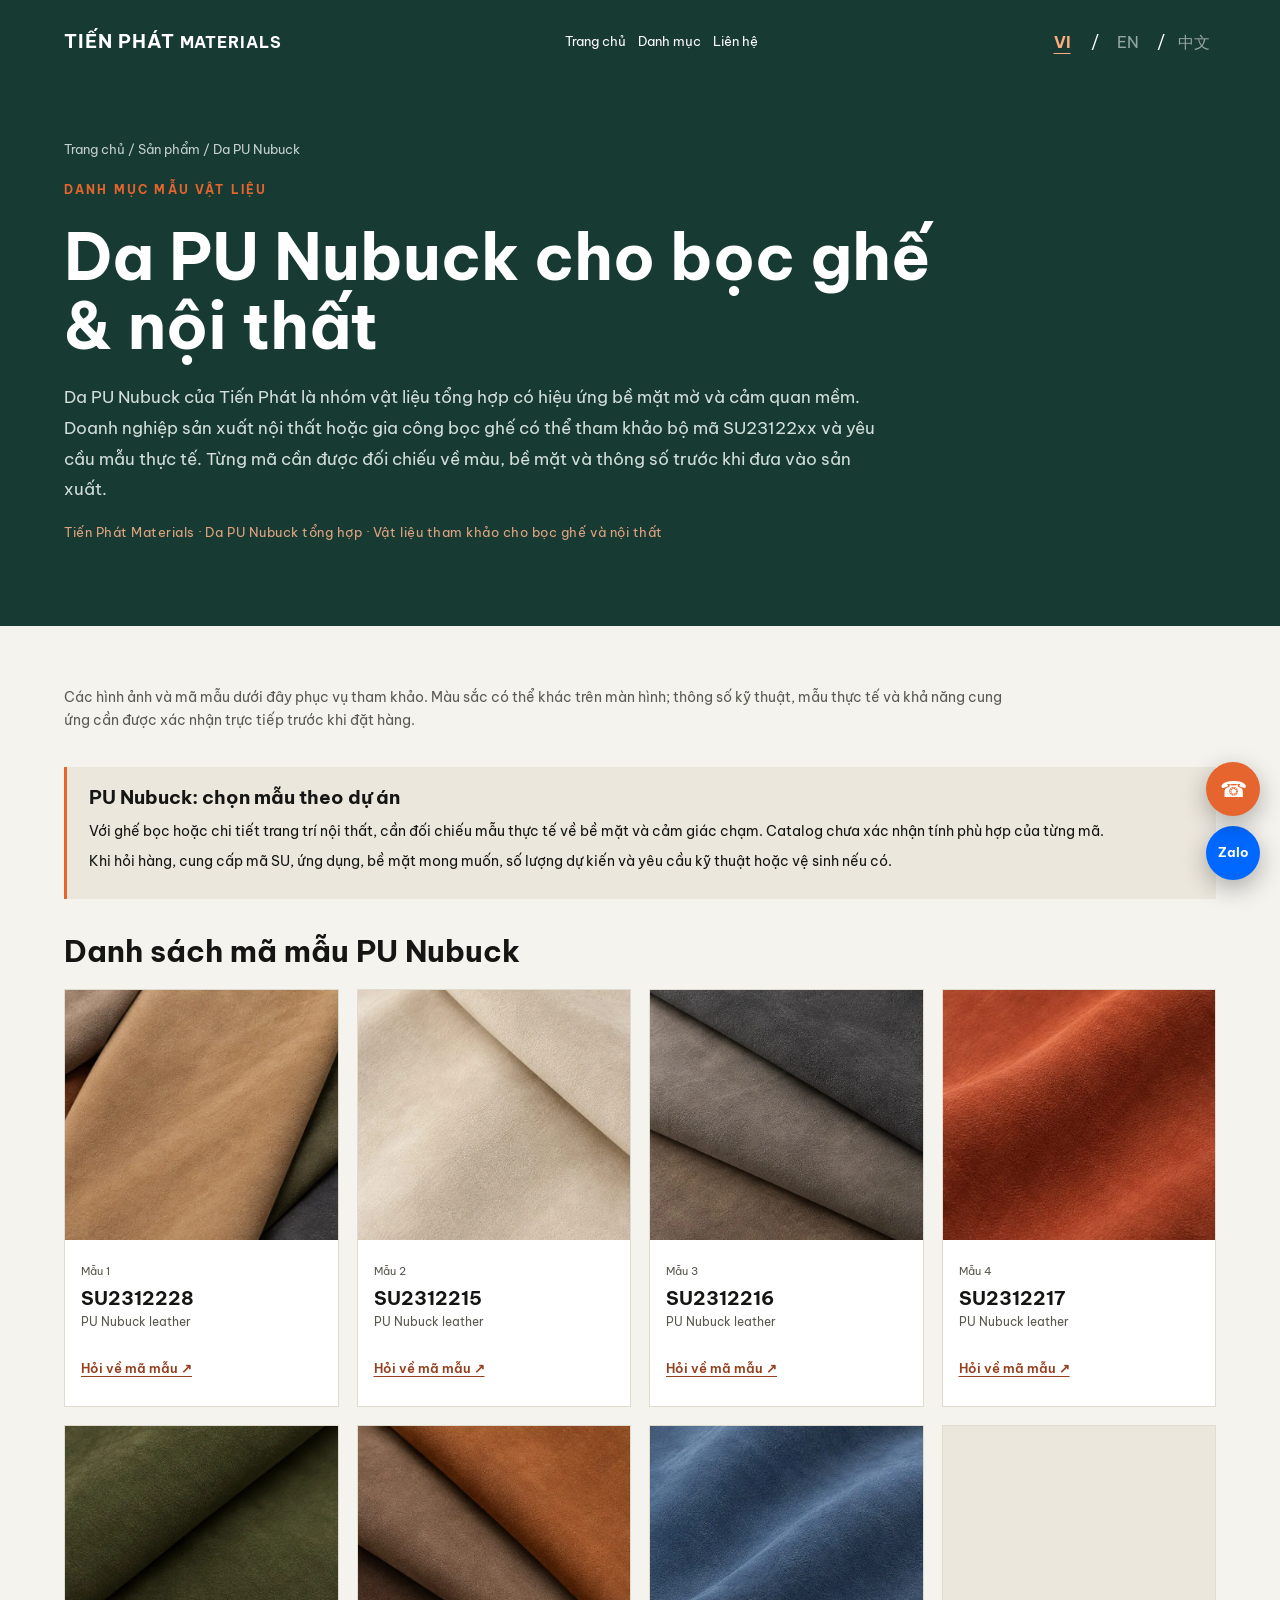
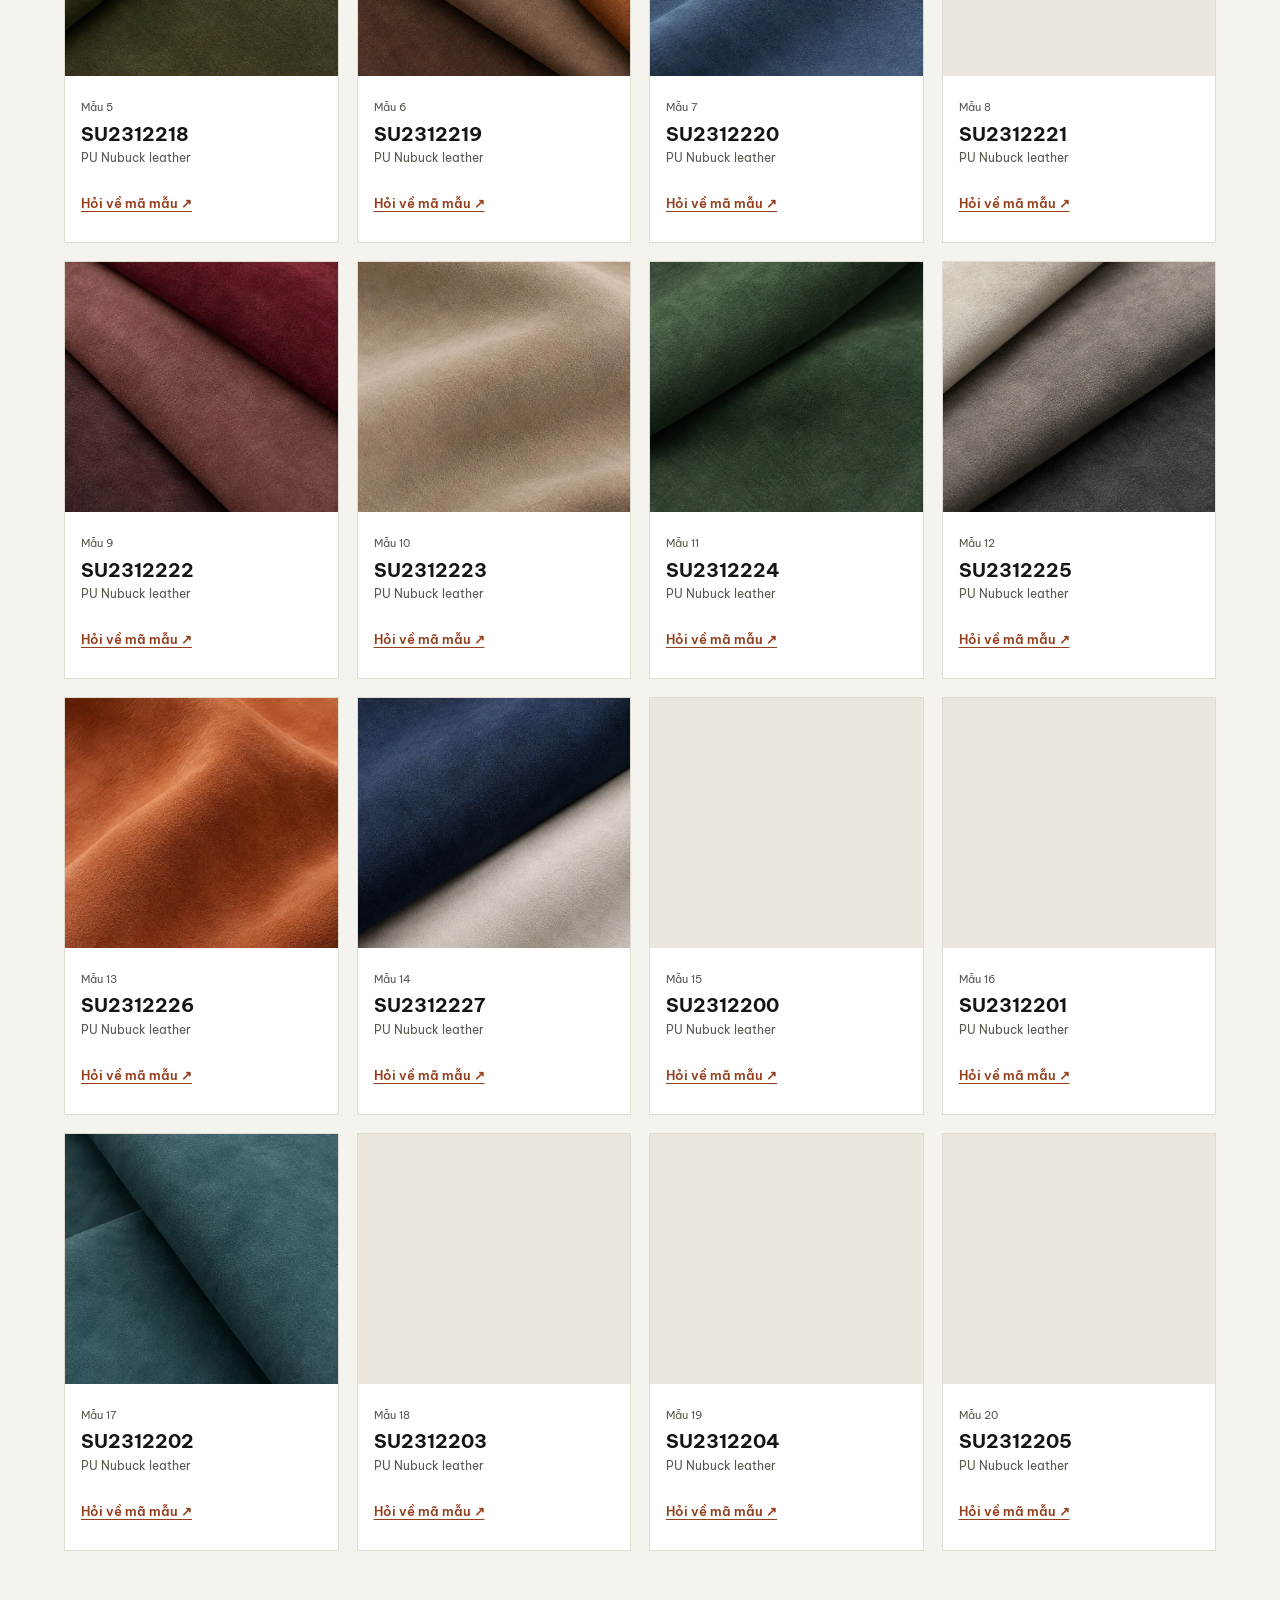
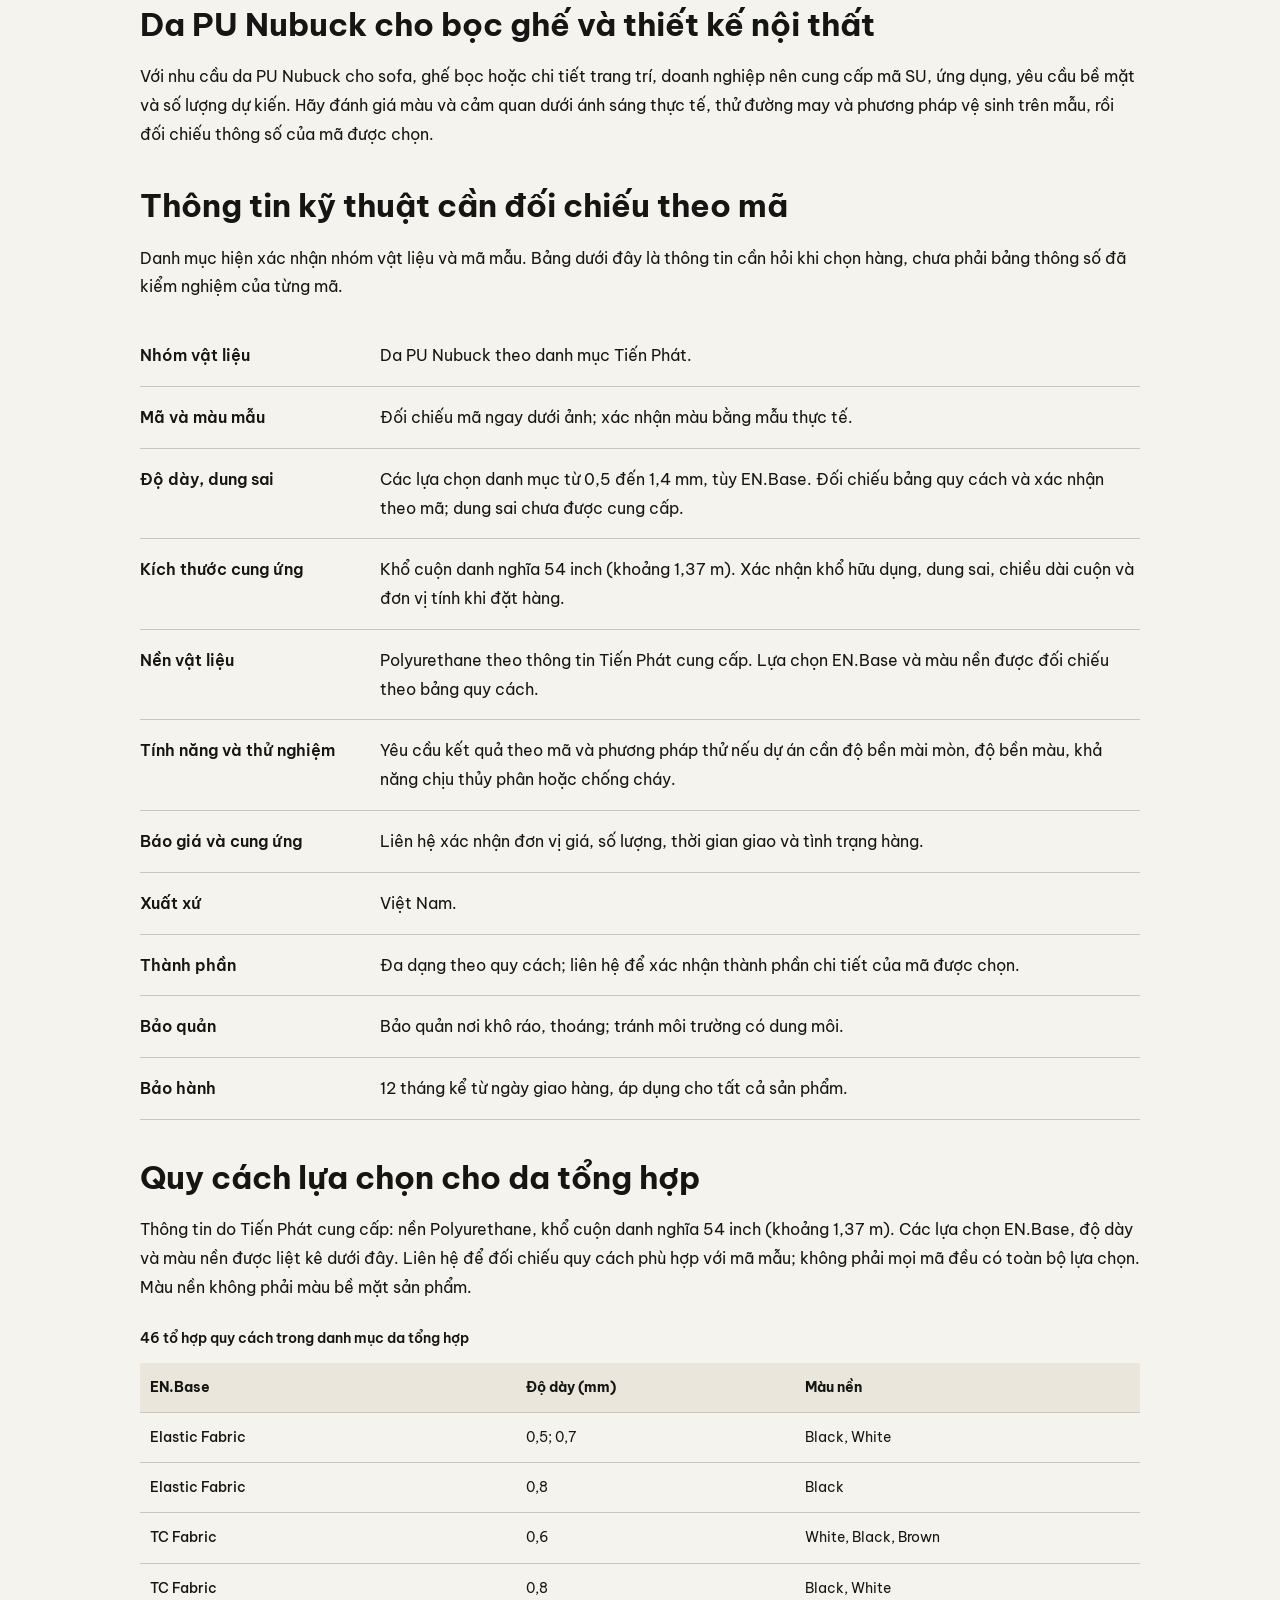
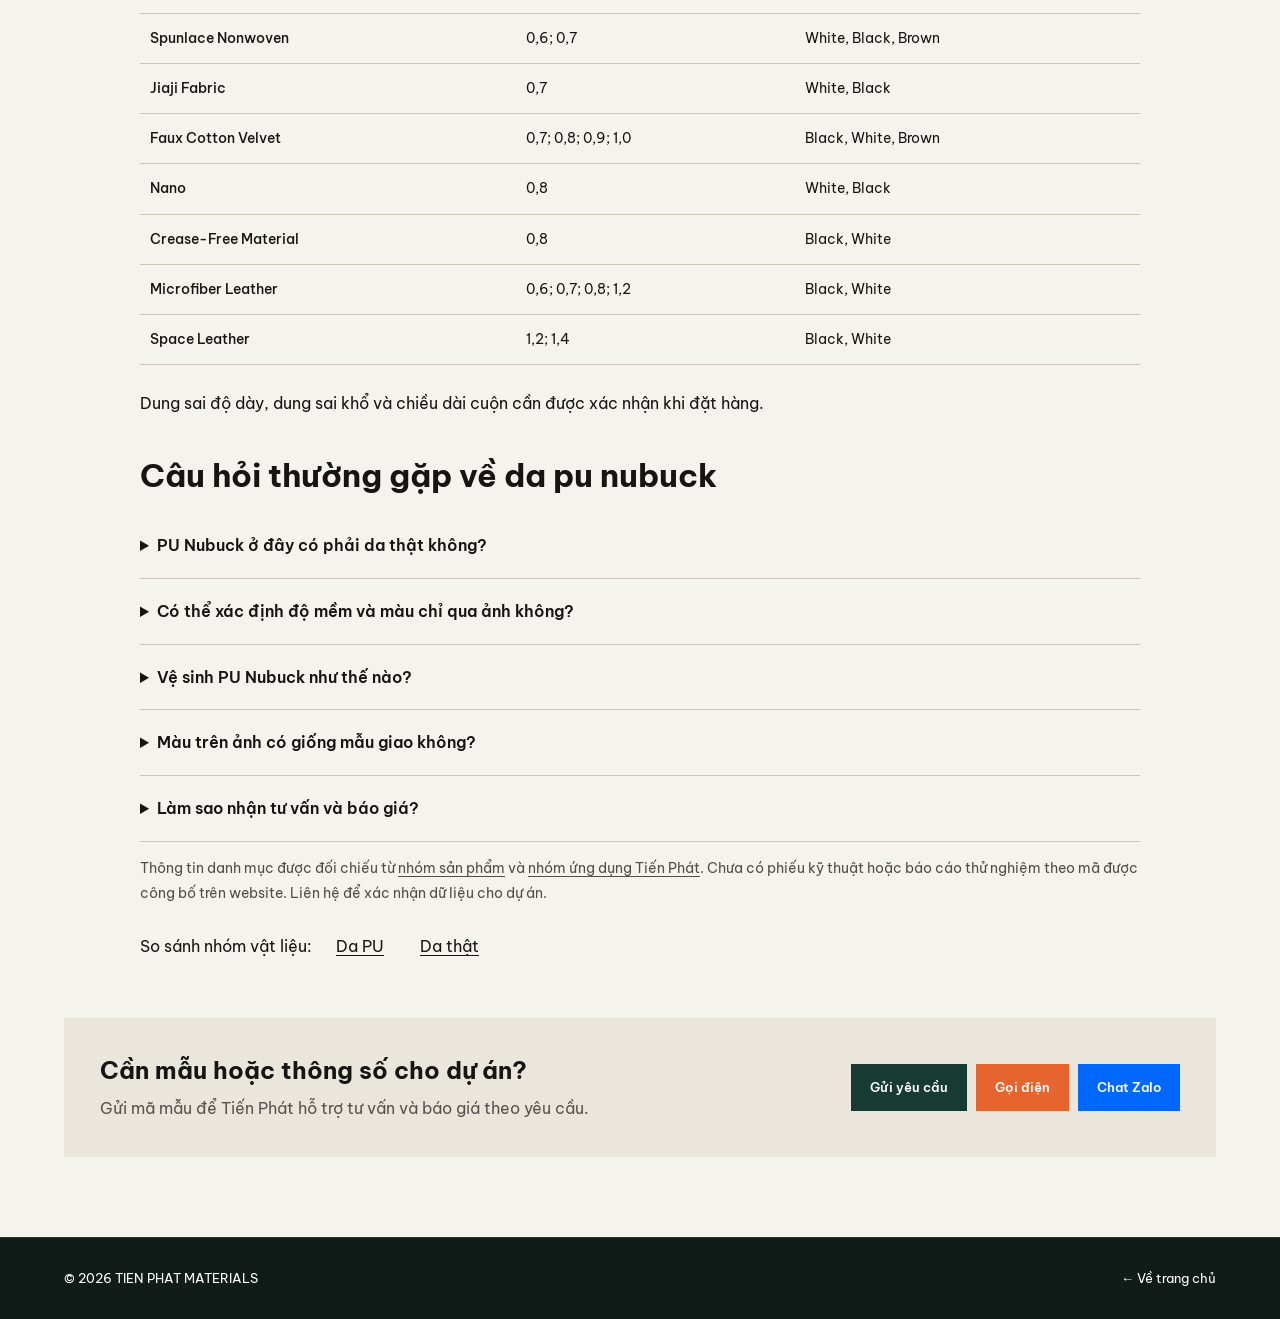
<file: vi/da-pu-nubuck.html>
<!doctype html>
<html lang="vi" data-site-locale="vi">
<head>
  <meta charset="utf-8">
  <meta name="color-scheme" content="light dark">
  <meta name="viewport" content="width=device-width, initial-scale=1">
  <meta name="robots" content="index,follow,max-image-preview:large">
  <title>Da PU Nubuck tổng hợp cho nội thất | Tiến Phát</title>
  <meta name="description" content="Tham khảo da PU Nubuck tổng hợp bề mặt mờ tại Tiến Phát. Xem mã SU23122xx, yêu cầu mẫu thực tế và trao đổi vật liệu cho dự án bọc ghế, nội thất.">
  <link rel="canonical" href="https://www.tienphat.org/vi/da-pu-nubuck.html">
  <link rel="alternate" hreflang="en" href="https://www.tienphat.org/da-pu-nubuck.html">
  <link rel="alternate" hreflang="vi" href="https://www.tienphat.org/vi/da-pu-nubuck.html">
  <link rel="alternate" hreflang="zh" href="https://www.tienphat.org/zh/da-pu-nubuck.html">
  <link rel="alternate" hreflang="x-default" href="https://www.tienphat.org/da-pu-nubuck.html">
  <link rel="icon" type="image/png" href="/assets/images/modern/logo.png">
  <meta property="og:type" content="website">
  <meta property="og:site_name" content="Tiến Phát Materials">
  <meta property="og:title" content="Da PU Nubuck tổng hợp cho nội thất | Tiến Phát">
  <meta property="og:description" content="Tham khảo da PU Nubuck tổng hợp bề mặt mờ tại Tiến Phát. Xem mã SU23122xx, yêu cầu mẫu thực tế và trao đổi vật liệu cho dự án bọc ghế, nội thất.">
  <meta property="og:url" content="https://www.tienphat.org/vi/da-pu-nubuck.html">
  <meta property="og:image" content="https://www.tienphat.org/assets/images/seo/da-pu-nubuck-su2312228-01.webp">
  <meta name="twitter:card" content="summary_large_image">
  <link rel="preconnect" href="https://fonts.googleapis.com">
  <link rel="preconnect" href="https://fonts.gstatic.com" crossorigin>
  <link href="https://fonts.googleapis.com/css2?family=Be+Vietnam+Pro:wght@400;500;600;700&display=swap" rel="stylesheet">
  <link rel="stylesheet" href="/assets/style.css">
  <style>
    .catalog-header{background:#173b33;color:#fff;padding:20px clamp(20px,5vw,76px);display:flex;justify-content:space-between;gap:18px;align-items:center}
    .catalog-header>a:first-child{font-size:19px;font-weight:700;letter-spacing:.05em}.catalog-header nav{display:flex;flex-wrap:wrap;gap:20px;font-size:13px}
    .catalog-hero{background:#173b33;color:#fff;padding:55px clamp(20px,5vw,76px) 70px}
    .catalog-hero .crumb{font-size:13px;color:#c4d1cd;margin:0 0 20px}.catalog-hero h1{font-size:clamp(36px,5vw,68px);line-height:1.08;max-width:900px;margin:0 0 22px}
    .catalog-hero .catalog-desc{max-width:830px;color:#d3ded9;font-size:17px;line-height:1.8}
    .catalog-keywords{color:#e1a481;font-size:13px;letter-spacing:.04em}
    .catalog-main{padding:60px clamp(20px,5vw,76px) 80px}.catalog-note{max-width:950px;color:#5b5b53;font-size:14px;margin:0 0 35px}
    .swatches{display:grid;grid-template-columns:repeat(4,minmax(0,1fr));gap:18px}.swatch{min-width:0;background:#fff;border:1px solid #e0dbd0}
    .swatch>a:first-child{display:block;height:250px;overflow:hidden;background:#ebe7dd}.swatch img{object-fit:cover}
    .swatch-caption{padding:16px}.swatch-caption>span{font-size:11px;color:#807b70}.swatch-caption h3{font-size:19px;line-height:1.3;margin:3px 0 2px;overflow-wrap:anywhere}.swatch-caption p{font-size:12px;color:#777;margin:0 0 14px}
    .swatch-caption>a{font-size:13px;color:#be522a;text-decoration:underline;text-underline-offset:3px;font-weight:600}
    .catalog-cta{background:#eae6dc;padding:36px;margin-top:45px;display:flex;align-items:center;justify-content:space-between;gap:24px}.catalog-cta h2{font-size:24px;line-height:1.35;margin:0 0 8px}.catalog-cta p{margin:0;color:#56524e}
    .catalog-links{display:flex;gap:9px;flex-wrap:wrap}.catalog-links a{border:1px solid #173b33;padding:12px 18px;font-weight:600;font-size:13px;white-space:nowrap}.catalog-links a:first-child{background:#173b33;color:#fff}
    .catalog-footer{background:#111b17;color:#fff;padding:30px clamp(20px,5vw,76px);font-size:13px;display:flex;gap:20px;justify-content:space-between}
    @media(max-width:1050px){.swatches{grid-template-columns:repeat(3,minmax(0,1fr))}}
    @media(max-width:700px){.swatches{grid-template-columns:repeat(2,minmax(0,1fr));gap:12px}.swatch>a:first-child{height:185px}.swatch-caption{padding:12px}.swatch-caption h3{font-size:15px}.catalog-header,.catalog-footer{flex-wrap:wrap}.catalog-hero{padding-top:38px}.catalog-cta{flex-direction:column;align-items:start}}
    @media(max-width:480px){.swatches{grid-template-columns:1fr}.swatch>a:first-child{height:260px}}

.material-guide{max-width:1000px;margin:52px auto 0;line-height:1.8}.material-guide h2{font-size:clamp(23px,3vw,32px);line-height:1.35;margin:36px 0 16px}.material-guide dl{margin:24px 0}.material-guide dl>div{display:grid;grid-template-columns:220px 1fr;padding:16px 0;border-bottom:1px solid #ccc7ba;gap:20px}.material-guide dt{font-weight:600}.material-guide dd{margin:0}.material-guide details{border-bottom:1px solid #ccc7ba}.material-guide summary{cursor:pointer;padding:18px 0;font-weight:600;min-height:48px}.material-guide details p{margin:0 0 20px}.material-guide a{text-decoration:underline;text-underline-offset:3px}.catalog-related{display:flex;flex-wrap:wrap;gap:12px;align-items:center}.catalog-related a{padding:12px}.catalog-evidence{font-size:14px;color:#514e45}.catalog-header nav a,.swatch-caption>a{display:inline-flex;align-items:center;min-height:44px}.catalog-header nav{gap:12px}.swatch-caption p,.swatch-caption>span{color:#59564e}.swatch-caption>a{color:#94401f}.catalog-main :focus-visible,.catalog-header :focus-visible{outline:3px solid #ad4b24;outline-offset:4px}.catalog-hero h1{overflow-wrap:anywhere}@media(max-width:700px){.material-guide dl>div{grid-template-columns:1fr;gap:5px}.catalog-cta{padding:24px 18px}.catalog-links{width:100%}.catalog-links a{white-space:normal;overflow-wrap:anywhere;min-height:48px}.catalog-hero h1 small{display:block;font-size:.55em;margin-top:12px}.catalog-header>a:first-child{font-size:17px}}
.spec-table-wrap{overflow-x:auto;margin:24px 0}.spec-table{width:100%;border-collapse:collapse;font-size:14px}.spec-table caption{text-align:left;font-weight:600;padding-bottom:12px}.spec-table th,.spec-table td{text-align:left;padding:12px 10px;border-bottom:1px solid #ccc7ba;vertical-align:top}.spec-table thead{background:#eae6dc}.spec-table tbody th{font-weight:500}@media(max-width:700px){.spec-table{font-size:12px}.spec-table th,.spec-table td{padding:10px 6px;overflow-wrap:anywhere}}.catalog-header{flex-wrap:wrap}.catalog-language{flex-shrink:0}.catalog-language button{min-width:44px;min-height:44px;color:inherit}.catalog-language button.active{color:#ffad80;text-decoration:underline;text-underline-offset:5px}
.catalog-samples-heading{font-size:clamp(22px,3vw,30px);line-height:1.35;margin:32px 0 18px}
@media(max-width:700px){.catalog-header nav{order:3;width:100%;gap:8px 16px;justify-content:flex-start}.catalog-header .catalog-language{order:2;margin-left:auto}.catalog-header nav a{min-height:44px}.catalog-hero .catalog-desc{font-size:16px;line-height:1.65}.catalog-cta{min-width:0}.catalog-related a{min-height:44px;display:inline-flex;align-items:center}}
</style>
  <script type="application/ld+json">{"@context":"https://schema.org","@graph":[{"@type":"CollectionPage","@id":"https://www.tienphat.org/vi/da-pu-nubuck.html#webpage","url":"https://www.tienphat.org/vi/da-pu-nubuck.html","name":"Da PU Nubuck tổng hợp cho nội thất | Tiến Phát","description":"Tham khảo da PU Nubuck tổng hợp bề mặt mờ tại Tiến Phát. Xem mã SU23122xx, yêu cầu mẫu thực tế và trao đổi vật liệu cho dự án bọc ghế, nội thất.","inLanguage":"vi","isPartOf":{"@id":"https://www.tienphat.org/vi/#website"},"mainEntity":{"@id":"https://www.tienphat.org/vi/da-pu-nubuck.html#samples"}},{"@type":"BreadcrumbList","itemListElement":[{"@type":"ListItem","position":1,"name":"Trang chủ","item":"https://www.tienphat.org/vi/"},{"@type":"ListItem","position":2,"name":"Da PU Nubuck","item":"https://www.tienphat.org/vi/da-pu-nubuck.html"}]},{"@type":"ItemList","@id":"https://www.tienphat.org/vi/da-pu-nubuck.html#samples","name":"Danh sách mã mẫu PU Nubuck","numberOfItems":20,"itemListElement":[{"@type":"ListItem","position":1,"name":"SU2312228","item":"https://www.tienphat.org/vi/da-pu-nubuck.html#mau-su2312228-1"},{"@type":"ListItem","position":2,"name":"SU2312215","item":"https://www.tienphat.org/vi/da-pu-nubuck.html#mau-su2312215-2"},{"@type":"ListItem","position":3,"name":"SU2312216","item":"https://www.tienphat.org/vi/da-pu-nubuck.html#mau-su2312216-3"},{"@type":"ListItem","position":4,"name":"SU2312217","item":"https://www.tienphat.org/vi/da-pu-nubuck.html#mau-su2312217-4"},{"@type":"ListItem","position":5,"name":"SU2312218","item":"https://www.tienphat.org/vi/da-pu-nubuck.html#mau-su2312218-5"},{"@type":"ListItem","position":6,"name":"SU2312219","item":"https://www.tienphat.org/vi/da-pu-nubuck.html#mau-su2312219-6"},{"@type":"ListItem","position":7,"name":"SU2312220","item":"https://www.tienphat.org/vi/da-pu-nubuck.html#mau-su2312220-7"},{"@type":"ListItem","position":8,"name":"SU2312221","item":"https://www.tienphat.org/vi/da-pu-nubuck.html#mau-su2312221-8"},{"@type":"ListItem","position":9,"name":"SU2312222","item":"https://www.tienphat.org/vi/da-pu-nubuck.html#mau-su2312222-9"},{"@type":"ListItem","position":10,"name":"SU2312223","item":"https://www.tienphat.org/vi/da-pu-nubuck.html#mau-su2312223-10"},{"@type":"ListItem","position":11,"name":"SU2312224","item":"https://www.tienphat.org/vi/da-pu-nubuck.html#mau-su2312224-11"},{"@type":"ListItem","position":12,"name":"SU2312225","item":"https://www.tienphat.org/vi/da-pu-nubuck.html#mau-su2312225-12"},{"@type":"ListItem","position":13,"name":"SU2312226","item":"https://www.tienphat.org/vi/da-pu-nubuck.html#mau-su2312226-13"},{"@type":"ListItem","position":14,"name":"SU2312227","item":"https://www.tienphat.org/vi/da-pu-nubuck.html#mau-su2312227-14"},{"@type":"ListItem","position":15,"name":"SU2312200","item":"https://www.tienphat.org/vi/da-pu-nubuck.html#mau-su2312200-15"},{"@type":"ListItem","position":16,"name":"SU2312201","item":"https://www.tienphat.org/vi/da-pu-nubuck.html#mau-su2312201-16"},{"@type":"ListItem","position":17,"name":"SU2312202","item":"https://www.tienphat.org/vi/da-pu-nubuck.html#mau-su2312202-17"},{"@type":"ListItem","position":18,"name":"SU2312203","item":"https://www.tienphat.org/vi/da-pu-nubuck.html#mau-su2312203-18"},{"@type":"ListItem","position":19,"name":"SU2312204","item":"https://www.tienphat.org/vi/da-pu-nubuck.html#mau-su2312204-19"},{"@type":"ListItem","position":20,"name":"SU2312205","item":"https://www.tienphat.org/vi/da-pu-nubuck.html#mau-su2312205-20"}]}]}</script>
  <link rel="stylesheet" href="/assets/theme.css">
</head>
<body>
  <header class="catalog-header"><a href="https://www.tienphat.org/vi/" aria-label="Trang chủ Tiến Phát">TIẾN PHÁT <small>MATERIALS</small></a><nav aria-label="Các danh mục"><a href="https://www.tienphat.org/vi/">Trang chủ</a><a href="https://www.tienphat.org/vi/#products">Danh mục</a><a href="https://www.tienphat.org/vi/#contact">Liên hệ</a></nav></header>
  <main>
    <section class="catalog-hero"><p class="crumb"><a href="https://www.tienphat.org/vi/">Trang chủ</a> / <a href="https://www.tienphat.org/vi/#products">Sản phẩm</a> / Da PU Nubuck</p><p class="section-kicker">DANH MỤC MẪU VẬT LIỆU</p><h1>Da PU Nubuck cho bọc ghế &amp; nội thất</h1><p class="catalog-desc">Da PU Nubuck của Tiến Phát là nhóm vật liệu tổng hợp có hiệu ứng bề mặt mờ và cảm quan mềm. Doanh nghiệp sản xuất nội thất hoặc gia công bọc ghế có thể tham khảo bộ mã SU23122xx và yêu cầu mẫu thực tế. Từng mã cần được đối chiếu về màu, bề mặt và thông số trước khi đưa vào sản xuất.</p><p class="catalog-keywords">Tiến Phát Materials · Da PU Nubuck tổng hợp · Vật liệu tham khảo cho bọc ghế và nội thất</p></section>
    <section class="catalog-main" aria-label="Các mã mẫu Da PU Nubuck"><p class="catalog-note">Các hình ảnh và mã mẫu dưới đây phục vụ tham khảo. Màu sắc có thể khác trên màn hình; thông số kỹ thuật, mẫu thực tế và khả năng cung ứng cần được xác nhận trực tiếp trước khi đặt hàng.</p><aside class="buyer-guide" aria-label="B2B sourcing guidance"><h2>PU Nubuck: chọn mẫu theo dự án</h2><p>Với ghế bọc hoặc chi tiết trang trí nội thất, cần đối chiếu mẫu thực tế về bề mặt và cảm giác chạm. Catalog chưa xác nhận tính phù hợp của từng mã.</p><p>Khi hỏi hàng, cung cấp mã SU, ứng dụng, bề mặt mong muốn, số lượng dự kiến và yêu cầu kỹ thuật hoặc vệ sinh nếu có.</p></aside>
<h2 class="catalog-samples-heading" id="sample-collection">Danh sách mã mẫu PU Nubuck</h2>
<div class="swatches">
    <article class="swatch" id="mau-su2312228-1"><a href="#mau-su2312228-1" aria-label="Mã mẫu SU2312228"><img src="/assets/images/seo/da-pu-nubuck-su2312228-01.webp" loading="lazy" decoding="async" alt="Mẫu da pu nubuck mã SU2312228 – Tiến Phát" width="960" height="540"></a><div class="swatch-caption"><span>Mẫu 1</span><h3>SU2312228</h3><p>PU Nubuck leather</p><a href="https://www.tienphat.org/vi/?material=nubuck&amp;sample=SU2312228&amp;source=da-pu-nubuck.html#contact" aria-label="Liên hệ về mẫu SU2312228">Hỏi về mã mẫu ↗</a></div></article>
<article class="swatch" id="mau-su2312215-2"><a href="#mau-su2312215-2" aria-label="Mã mẫu SU2312215"><img src="/assets/images/seo/da-pu-nubuck-su2312215-01.webp" loading="lazy" decoding="async" alt="Mẫu da pu nubuck mã SU2312215 – Tiến Phát" width="693" height="1040"></a><div class="swatch-caption"><span>Mẫu 2</span><h3>SU2312215</h3><p>PU Nubuck leather</p><a href="https://www.tienphat.org/vi/?material=nubuck&amp;sample=SU2312215&amp;source=da-pu-nubuck.html#contact" aria-label="Liên hệ về mẫu SU2312215">Hỏi về mã mẫu ↗</a></div></article>
<article class="swatch" id="mau-su2312216-3"><a href="#mau-su2312216-3" aria-label="Mã mẫu SU2312216"><img src="/assets/images/seo/da-pu-nubuck-su2312216-01.webp" loading="lazy" decoding="async" alt="Mẫu da pu nubuck mã SU2312216 – Tiến Phát" width="693" height="1040"></a><div class="swatch-caption"><span>Mẫu 3</span><h3>SU2312216</h3><p>PU Nubuck leather</p><a href="https://www.tienphat.org/vi/?material=nubuck&amp;sample=SU2312216&amp;source=da-pu-nubuck.html#contact" aria-label="Liên hệ về mẫu SU2312216">Hỏi về mã mẫu ↗</a></div></article>
<article class="swatch" id="mau-su2312217-4"><a href="#mau-su2312217-4" aria-label="Mã mẫu SU2312217"><img src="/assets/images/seo/da-pu-nubuck-su2312217-01.webp" loading="lazy" decoding="async" alt="Mẫu da pu nubuck mã SU2312217 – Tiến Phát" width="693" height="1040"></a><div class="swatch-caption"><span>Mẫu 4</span><h3>SU2312217</h3><p>PU Nubuck leather</p><a href="https://www.tienphat.org/vi/?material=nubuck&amp;sample=SU2312217&amp;source=da-pu-nubuck.html#contact" aria-label="Liên hệ về mẫu SU2312217">Hỏi về mã mẫu ↗</a></div></article>
<article class="swatch" id="mau-su2312218-5"><a href="#mau-su2312218-5" aria-label="Mã mẫu SU2312218"><img src="/assets/images/seo/da-pu-nubuck-su2312218-01.webp" loading="lazy" decoding="async" alt="Mẫu da pu nubuck mã SU2312218 – Tiến Phát" width="693" height="1040"></a><div class="swatch-caption"><span>Mẫu 5</span><h3>SU2312218</h3><p>PU Nubuck leather</p><a href="https://www.tienphat.org/vi/?material=nubuck&amp;sample=SU2312218&amp;source=da-pu-nubuck.html#contact" aria-label="Liên hệ về mẫu SU2312218">Hỏi về mã mẫu ↗</a></div></article>
<article class="swatch" id="mau-su2312219-6"><a href="#mau-su2312219-6" aria-label="Mã mẫu SU2312219"><img src="/assets/images/seo/da-pu-nubuck-su2312219-01.webp" loading="lazy" decoding="async" alt="Mẫu da pu nubuck mã SU2312219 – Tiến Phát" width="693" height="1040"></a><div class="swatch-caption"><span>Mẫu 6</span><h3>SU2312219</h3><p>PU Nubuck leather</p><a href="https://www.tienphat.org/vi/?material=nubuck&amp;sample=SU2312219&amp;source=da-pu-nubuck.html#contact" aria-label="Liên hệ về mẫu SU2312219">Hỏi về mã mẫu ↗</a></div></article>
<article class="swatch" id="mau-su2312220-7"><a href="#mau-su2312220-7" aria-label="Mã mẫu SU2312220"><img src="/assets/images/seo/da-pu-nubuck-su2312220-01.webp" loading="lazy" decoding="async" alt="Mẫu da pu nubuck mã SU2312220 – Tiến Phát" width="693" height="1040"></a><div class="swatch-caption"><span>Mẫu 7</span><h3>SU2312220</h3><p>PU Nubuck leather</p><a href="https://www.tienphat.org/vi/?material=nubuck&amp;sample=SU2312220&amp;source=da-pu-nubuck.html#contact" aria-label="Liên hệ về mẫu SU2312220">Hỏi về mã mẫu ↗</a></div></article>
<article class="swatch" id="mau-su2312221-8"><a href="#mau-su2312221-8" aria-label="Mã mẫu SU2312221"><img src="/assets/images/seo/da-pu-nubuck-su2312221-01.webp" loading="lazy" decoding="async" alt="Mẫu da pu nubuck mã SU2312221 – Tiến Phát" width="693" height="1040"></a><div class="swatch-caption"><span>Mẫu 8</span><h3>SU2312221</h3><p>PU Nubuck leather</p><a href="https://www.tienphat.org/vi/?material=nubuck&amp;sample=SU2312221&amp;source=da-pu-nubuck.html#contact" aria-label="Liên hệ về mẫu SU2312221">Hỏi về mã mẫu ↗</a></div></article>
<article class="swatch" id="mau-su2312222-9"><a href="#mau-su2312222-9" aria-label="Mã mẫu SU2312222"><img src="/assets/images/seo/da-pu-nubuck-su2312222-01.webp" loading="lazy" decoding="async" alt="Mẫu da pu nubuck mã SU2312222 – Tiến Phát" width="693" height="1040"></a><div class="swatch-caption"><span>Mẫu 9</span><h3>SU2312222</h3><p>PU Nubuck leather</p><a href="https://www.tienphat.org/vi/?material=nubuck&amp;sample=SU2312222&amp;source=da-pu-nubuck.html#contact" aria-label="Liên hệ về mẫu SU2312222">Hỏi về mã mẫu ↗</a></div></article>
<article class="swatch" id="mau-su2312223-10"><a href="#mau-su2312223-10" aria-label="Mã mẫu SU2312223"><img src="/assets/images/seo/da-pu-nubuck-su2312223-01.webp" loading="lazy" decoding="async" alt="Mẫu da pu nubuck mã SU2312223 – Tiến Phát" width="693" height="1040"></a><div class="swatch-caption"><span>Mẫu 10</span><h3>SU2312223</h3><p>PU Nubuck leather</p><a href="https://www.tienphat.org/vi/?material=nubuck&amp;sample=SU2312223&amp;source=da-pu-nubuck.html#contact" aria-label="Liên hệ về mẫu SU2312223">Hỏi về mã mẫu ↗</a></div></article>
<article class="swatch" id="mau-su2312224-11"><a href="#mau-su2312224-11" aria-label="Mã mẫu SU2312224"><img src="/assets/images/seo/da-pu-nubuck-su2312224-01.webp" loading="lazy" decoding="async" alt="Mẫu da pu nubuck mã SU2312224 – Tiến Phát" width="693" height="1040"></a><div class="swatch-caption"><span>Mẫu 11</span><h3>SU2312224</h3><p>PU Nubuck leather</p><a href="https://www.tienphat.org/vi/?material=nubuck&amp;sample=SU2312224&amp;source=da-pu-nubuck.html#contact" aria-label="Liên hệ về mẫu SU2312224">Hỏi về mã mẫu ↗</a></div></article>
<article class="swatch" id="mau-su2312225-12"><a href="#mau-su2312225-12" aria-label="Mã mẫu SU2312225"><img src="/assets/images/seo/da-pu-nubuck-su2312225-01.webp" loading="lazy" decoding="async" alt="Mẫu da pu nubuck mã SU2312225 – Tiến Phát" width="693" height="1040"></a><div class="swatch-caption"><span>Mẫu 12</span><h3>SU2312225</h3><p>PU Nubuck leather</p><a href="https://www.tienphat.org/vi/?material=nubuck&amp;sample=SU2312225&amp;source=da-pu-nubuck.html#contact" aria-label="Liên hệ về mẫu SU2312225">Hỏi về mã mẫu ↗</a></div></article>
<article class="swatch" id="mau-su2312226-13"><a href="#mau-su2312226-13" aria-label="Mã mẫu SU2312226"><img src="/assets/images/seo/da-pu-nubuck-su2312226-01.webp" loading="lazy" decoding="async" alt="Mẫu da pu nubuck mã SU2312226 – Tiến Phát" width="693" height="1040"></a><div class="swatch-caption"><span>Mẫu 13</span><h3>SU2312226</h3><p>PU Nubuck leather</p><a href="https://www.tienphat.org/vi/?material=nubuck&amp;sample=SU2312226&amp;source=da-pu-nubuck.html#contact" aria-label="Liên hệ về mẫu SU2312226">Hỏi về mã mẫu ↗</a></div></article>
<article class="swatch" id="mau-su2312227-14"><a href="#mau-su2312227-14" aria-label="Mã mẫu SU2312227"><img src="/assets/images/seo/da-pu-nubuck-su2312227-01.webp" loading="lazy" decoding="async" alt="Mẫu da pu nubuck mã SU2312227 – Tiến Phát" width="693" height="1040"></a><div class="swatch-caption"><span>Mẫu 14</span><h3>SU2312227</h3><p>PU Nubuck leather</p><a href="https://www.tienphat.org/vi/?material=nubuck&amp;sample=SU2312227&amp;source=da-pu-nubuck.html#contact" aria-label="Liên hệ về mẫu SU2312227">Hỏi về mã mẫu ↗</a></div></article>
<article class="swatch" id="mau-su2312200-15"><a href="#mau-su2312200-15" aria-label="Mã mẫu SU2312200"><img src="/assets/images/seo/da-pu-nubuck-su2312200-01.webp" loading="lazy" decoding="async" alt="Mẫu da pu nubuck mã SU2312200 – Tiến Phát" width="693" height="1040"></a><div class="swatch-caption"><span>Mẫu 15</span><h3>SU2312200</h3><p>PU Nubuck leather</p><a href="https://www.tienphat.org/vi/?material=nubuck&amp;sample=SU2312200&amp;source=da-pu-nubuck.html#contact" aria-label="Liên hệ về mẫu SU2312200">Hỏi về mã mẫu ↗</a></div></article>
<article class="swatch" id="mau-su2312201-16"><a href="#mau-su2312201-16" aria-label="Mã mẫu SU2312201"><img src="/assets/images/seo/da-pu-nubuck-su2312201-01.webp" loading="lazy" decoding="async" alt="Mẫu da pu nubuck mã SU2312201 – Tiến Phát" width="693" height="1040"></a><div class="swatch-caption"><span>Mẫu 16</span><h3>SU2312201</h3><p>PU Nubuck leather</p><a href="https://www.tienphat.org/vi/?material=nubuck&amp;sample=SU2312201&amp;source=da-pu-nubuck.html#contact" aria-label="Liên hệ về mẫu SU2312201">Hỏi về mã mẫu ↗</a></div></article>
<article class="swatch" id="mau-su2312202-17"><a href="#mau-su2312202-17" aria-label="Mã mẫu SU2312202"><img src="/assets/images/seo/da-pu-nubuck-su2312202-01.webp" loading="lazy" decoding="async" alt="Mẫu da pu nubuck mã SU2312202 – Tiến Phát" width="693" height="1040"></a><div class="swatch-caption"><span>Mẫu 17</span><h3>SU2312202</h3><p>PU Nubuck leather</p><a href="https://www.tienphat.org/vi/?material=nubuck&amp;sample=SU2312202&amp;source=da-pu-nubuck.html#contact" aria-label="Liên hệ về mẫu SU2312202">Hỏi về mã mẫu ↗</a></div></article>
<article class="swatch" id="mau-su2312203-18"><a href="#mau-su2312203-18" aria-label="Mã mẫu SU2312203"><img src="/assets/images/seo/da-pu-nubuck-su2312203-01.webp" loading="lazy" decoding="async" alt="Mẫu da pu nubuck mã SU2312203 – Tiến Phát" width="693" height="1040"></a><div class="swatch-caption"><span>Mẫu 18</span><h3>SU2312203</h3><p>PU Nubuck leather</p><a href="https://www.tienphat.org/vi/?material=nubuck&amp;sample=SU2312203&amp;source=da-pu-nubuck.html#contact" aria-label="Liên hệ về mẫu SU2312203">Hỏi về mã mẫu ↗</a></div></article>
<article class="swatch" id="mau-su2312204-19"><a href="#mau-su2312204-19" aria-label="Mã mẫu SU2312204"><img src="/assets/images/seo/da-pu-nubuck-su2312204-01.webp" loading="lazy" decoding="async" alt="Mẫu da pu nubuck mã SU2312204 – Tiến Phát" width="693" height="1040"></a><div class="swatch-caption"><span>Mẫu 19</span><h3>SU2312204</h3><p>PU Nubuck leather</p><a href="https://www.tienphat.org/vi/?material=nubuck&amp;sample=SU2312204&amp;source=da-pu-nubuck.html#contact" aria-label="Liên hệ về mẫu SU2312204">Hỏi về mã mẫu ↗</a></div></article>
<article class="swatch" id="mau-su2312205-20"><a href="#mau-su2312205-20" aria-label="Mã mẫu SU2312205"><img src="/assets/images/seo/da-pu-nubuck-su2312205-01.webp" loading="lazy" decoding="async" alt="Mẫu da pu nubuck mã SU2312205 – Tiến Phát" width="693" height="1040"></a><div class="swatch-caption"><span>Mẫu 20</span><h3>SU2312205</h3><p>PU Nubuck leather</p><a href="https://www.tienphat.org/vi/?material=nubuck&amp;sample=SU2312205&amp;source=da-pu-nubuck.html#contact" aria-label="Liên hệ về mẫu SU2312205">Hỏi về mã mẫu ↗</a></div></article>
    </div>
    <section class="material-guide" aria-label="Hướng dẫn chọn da pu nubuck"><h2>Da PU Nubuck cho bọc ghế và thiết kế nội thất</h2><p>Với nhu cầu da PU Nubuck cho sofa, ghế bọc hoặc chi tiết trang trí, doanh nghiệp nên cung cấp mã SU, ứng dụng, yêu cầu bề mặt và số lượng dự kiến. Hãy đánh giá màu và cảm quan dưới ánh sáng thực tế, thử đường may và phương pháp vệ sinh trên mẫu, rồi đối chiếu thông số của mã được chọn.</p><h2>Thông tin kỹ thuật cần đối chiếu theo mã</h2><p>Danh mục hiện xác nhận nhóm vật liệu và mã mẫu. Bảng dưới đây là thông tin cần hỏi khi chọn hàng, chưa phải bảng thông số đã kiểm nghiệm của từng mã.</p><dl><div><dt>Nhóm vật liệu</dt><dd>Da PU Nubuck theo danh mục Tiến Phát.</dd></div><div><dt>Mã và màu mẫu</dt><dd>Đối chiếu mã ngay dưới ảnh; xác nhận màu bằng mẫu thực tế.</dd></div><div><dt>Độ dày, dung sai</dt><dd>Các lựa chọn danh mục từ 0,5 đến 1,4 mm, tùy EN.Base. Đối chiếu bảng quy cách và xác nhận theo mã; dung sai chưa được cung cấp.</dd></div><div><dt>Kích thước cung ứng</dt><dd>Khổ cuộn danh nghĩa 54 inch (khoảng 1,37 m). Xác nhận khổ hữu dụng, dung sai, chiều dài cuộn và đơn vị tính khi đặt hàng.</dd></div><div><dt>Nền vật liệu</dt><dd>Polyurethane theo thông tin Tiến Phát cung cấp. Lựa chọn EN.Base và màu nền được đối chiếu theo bảng quy cách.</dd></div><div><dt>Tính năng và thử nghiệm</dt><dd>Yêu cầu kết quả theo mã và phương pháp thử nếu dự án cần độ bền mài mòn, độ bền màu, khả năng chịu thủy phân hoặc chống cháy.</dd></div><div><dt>Báo giá và cung ứng</dt><dd>Liên hệ xác nhận đơn vị giá, số lượng, thời gian giao và tình trạng hàng.</dd></div><div><dt>Xuất xứ</dt><dd>Việt Nam.</dd></div><div><dt>Thành phần</dt><dd>Đa dạng theo quy cách; liên hệ để xác nhận thành phần chi tiết của mã được chọn.</dd></div><div><dt>Bảo quản</dt><dd>Bảo quản nơi khô ráo, thoáng; tránh môi trường có dung môi.</dd></div><div><dt>Bảo hành</dt><dd>12 tháng kể từ ngày giao hàng, áp dụng cho tất cả sản phẩm.</dd></div></dl><section class="synthetic-specs"><h2>Quy cách lựa chọn cho da tổng hợp</h2><p>Thông tin do Tiến Phát cung cấp: nền Polyurethane, khổ cuộn danh nghĩa 54 inch (khoảng 1,37 m). Các lựa chọn EN.Base, độ dày và màu nền được liệt kê dưới đây. Liên hệ để đối chiếu quy cách phù hợp với mã mẫu; không phải mọi mã đều có toàn bộ lựa chọn. Màu nền không phải màu bề mặt sản phẩm.</p><div class="spec-table-wrap" tabindex="0" role="region" aria-label="Bảng quy cách da tổng hợp"><table class="spec-table"><caption>46 tổ hợp quy cách trong danh mục da tổng hợp</caption><thead><tr><th scope="col">EN.Base</th><th scope="col">Độ dày (mm)</th><th scope="col">Màu nền</th></tr></thead><tbody><tr><th scope="row">Elastic Fabric</th><td>0,5; 0,7</td><td>Black, White</td></tr><tr><th scope="row">Elastic Fabric</th><td>0,8</td><td>Black</td></tr><tr><th scope="row">TC Fabric</th><td>0,6</td><td>White, Black, Brown</td></tr><tr><th scope="row">TC Fabric</th><td>0,8</td><td>Black, White</td></tr><tr><th scope="row">Spunlace Nonwoven</th><td>0,6; 0,7</td><td>White, Black, Brown</td></tr><tr><th scope="row">Jiaji Fabric</th><td>0,7</td><td>White, Black</td></tr><tr><th scope="row">Faux Cotton Velvet</th><td>0,7; 0,8; 0,9; 1,0</td><td>Black, White, Brown</td></tr><tr><th scope="row">Nano</th><td>0,8</td><td>White, Black</td></tr><tr><th scope="row">Crease-Free Material</th><td>0,8</td><td>Black, White</td></tr><tr><th scope="row">Microfiber Leather</th><td>0,6; 0,7; 0,8; 1,2</td><td>Black, White</td></tr><tr><th scope="row">Space Leather</th><td>1,2; 1,4</td><td>Black, White</td></tr></tbody></table></div><p>Dung sai độ dày, dung sai khổ và chiều dài cuộn cần được xác nhận khi đặt hàng.</p></section><h2>Câu hỏi thường gặp về da pu nubuck</h2><details><summary>PU Nubuck ở đây có phải da thật không?</summary><p>Danh mục này được Tiến Phát xếp trong nhóm PU Nubuck, tách riêng với danh mục da thật. Nếu dự án yêu cầu da thật, hãy xem nhóm mã LEA và xác nhận vật liệu theo hồ sơ của mã được chọn.</p></details><details><summary>Có thể xác định độ mềm và màu chỉ qua ảnh không?</summary><p>Ảnh giúp nhận biết mã mẫu nhưng không thể thay thế cảm nhận trực tiếp. Hãy yêu cầu mẫu thực tế để kiểm tra màu, bề mặt mờ và cảm quan dưới ánh sáng của dự án.</p></details><details><summary>Vệ sinh PU Nubuck như thế nào?</summary><p>Bảo quản nơi khô ráo, thoáng và tránh môi trường có dung môi. Nếu cần vệ sinh, hãy yêu cầu hướng dẫn theo mã và thử trước trên phần khuất của mẫu; chưa có dung dịch hoặc quy trình vệ sinh dùng chung được xác nhận.</p></details><details><summary>Màu trên ảnh có giống mẫu giao không?</summary><p>Màu hiển thị phụ thuộc màn hình và ánh sáng chụp. Hãy duyệt mẫu thực tế, xác nhận mã màu và đối chiếu lô hàng trước khi sản xuất số lượng lớn.</p></details><details><summary>Làm sao nhận tư vấn và báo giá?</summary><p>Gửi mã mẫu, ứng dụng, số lượng dự kiến và yêu cầu kỹ thuật qua biểu mẫu liên hệ hoặc Zalo 0931 792 811. Giá, mẫu thực tế và khả năng cung ứng cần được xác nhận trực tiếp.</p></details><p class="catalog-evidence">Thông tin danh mục được đối chiếu từ <a href="./#products">nhóm sản phẩm</a> và <a href="./#applications">nhóm ứng dụng Tiến Phát</a>. Chưa có phiếu kỹ thuật hoặc báo cáo thử nghiệm theo mã được công bố trên website. Liên hệ để xác nhận dữ liệu cho dự án.</p><nav class="catalog-related" aria-label="Vật liệu liên quan">So sánh nhóm vật liệu: <a href="da-pu-pho-thong.html">Da PU</a><a href="da-that.html">Da thật</a></nav></section>
<div class="catalog-cta"><div><h2>Cần mẫu hoặc thông số cho dự án?</h2><p>Gửi mã mẫu để Tiến Phát hỗ trợ tư vấn và báo giá theo yêu cầu.</p></div><div class="catalog-links"><a href="https://www.tienphat.org/vi/?material=nubuck&amp;source=da-pu-nubuck.html#contact">Gửi yêu cầu</a><a class="contact-call" href="tel:+84931792811">Gọi điện</a><a class="contact-zalo" href="https://zalo.me/0931792811" target="_blank" rel="noopener noreferrer">Chat Zalo</a></div></div></section>
  </main>
  <footer class="catalog-footer"><span>© 2026 TIEN PHAT MATERIALS</span><a href="https://www.tienphat.org/vi/">← Về trang chủ</a></footer>
<script src="/assets/language.js"></script>
<script src="/assets/catalog-language.js"></script>
<script src="/assets/contact.js"></script>
</body>
</html>
</file>
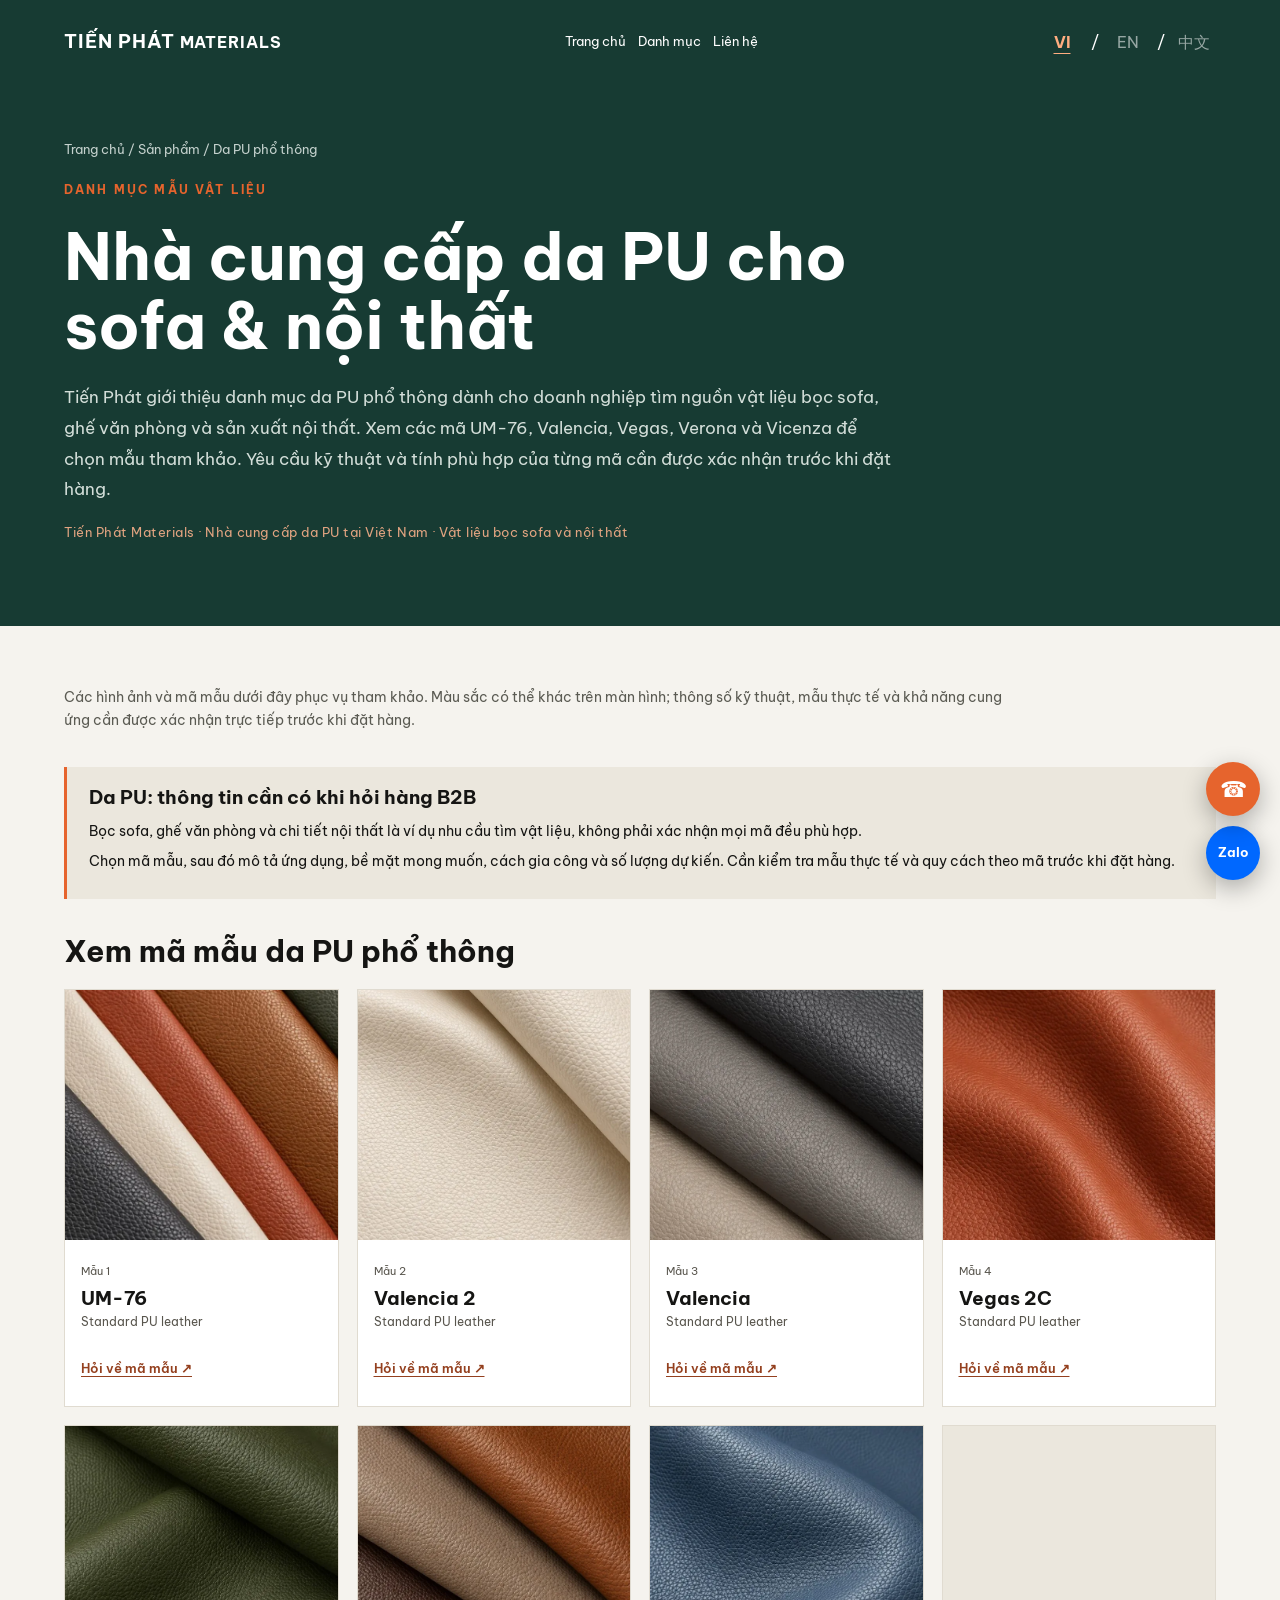
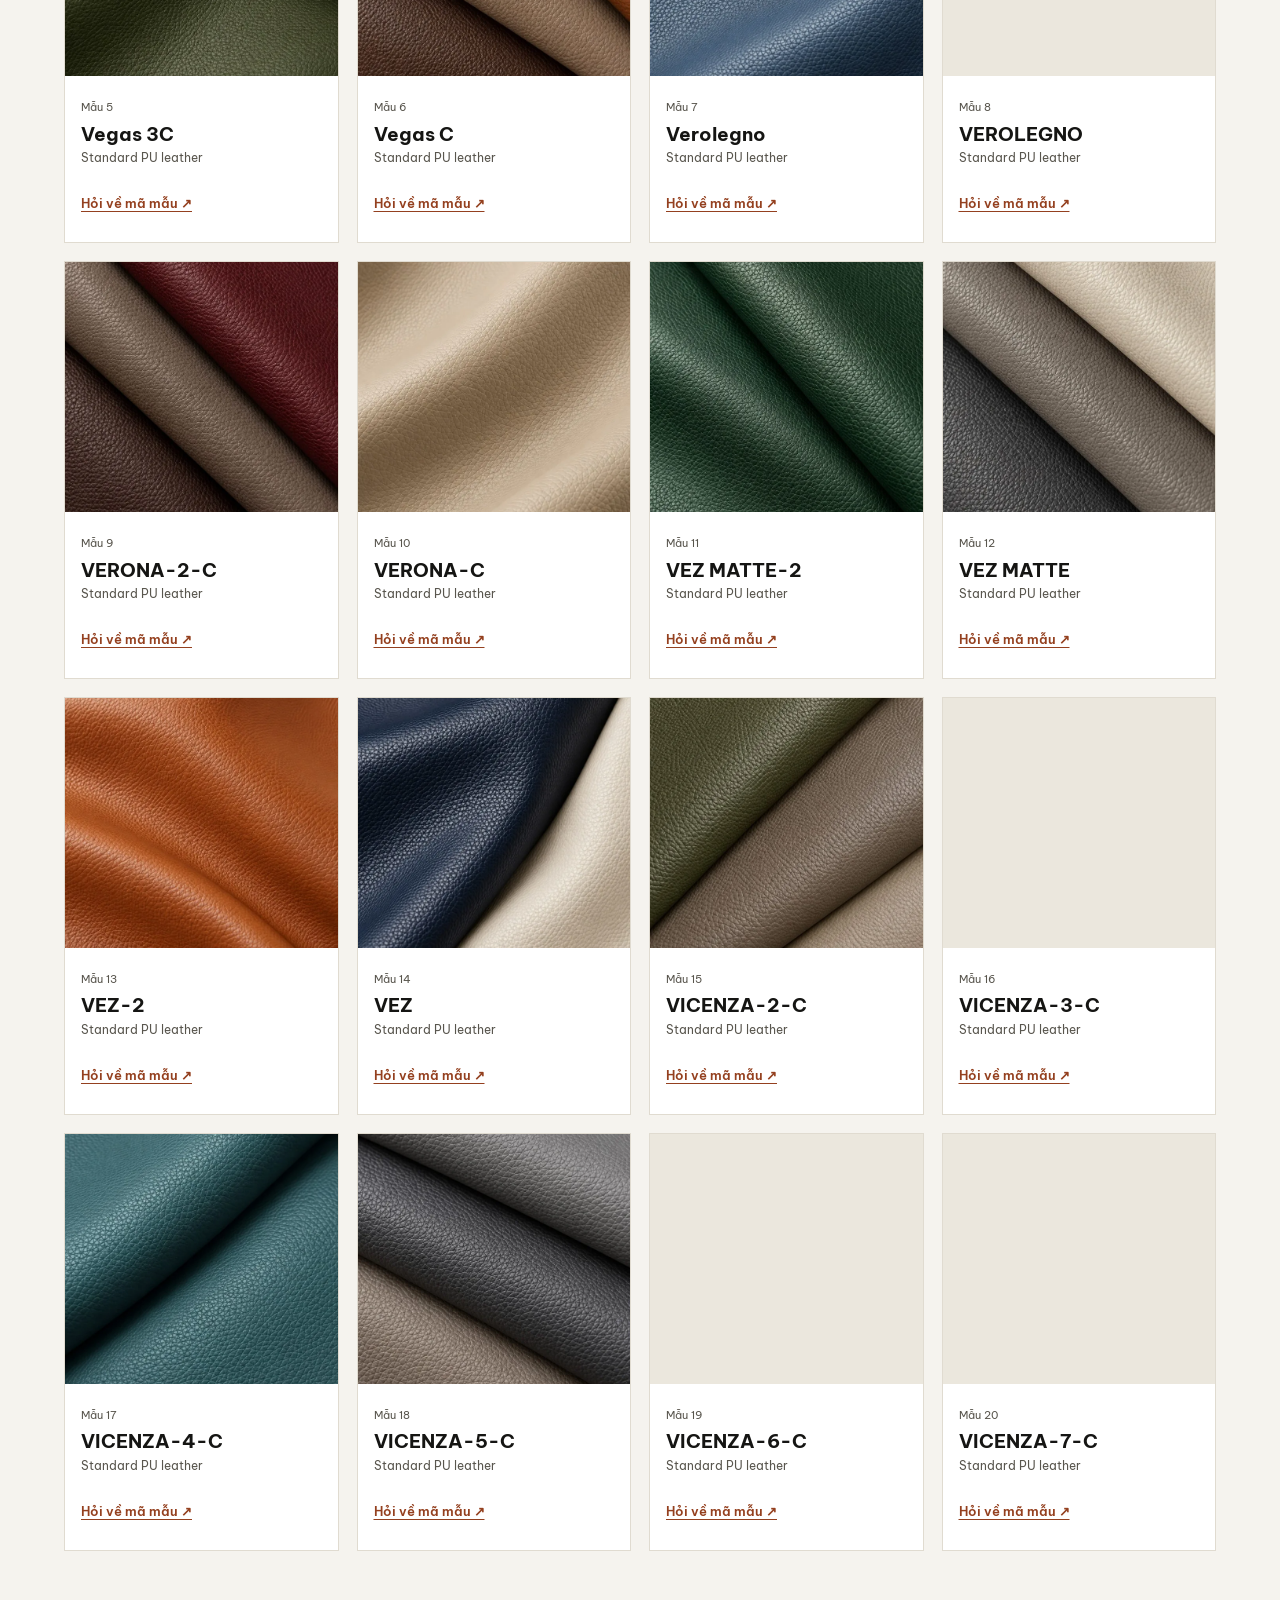
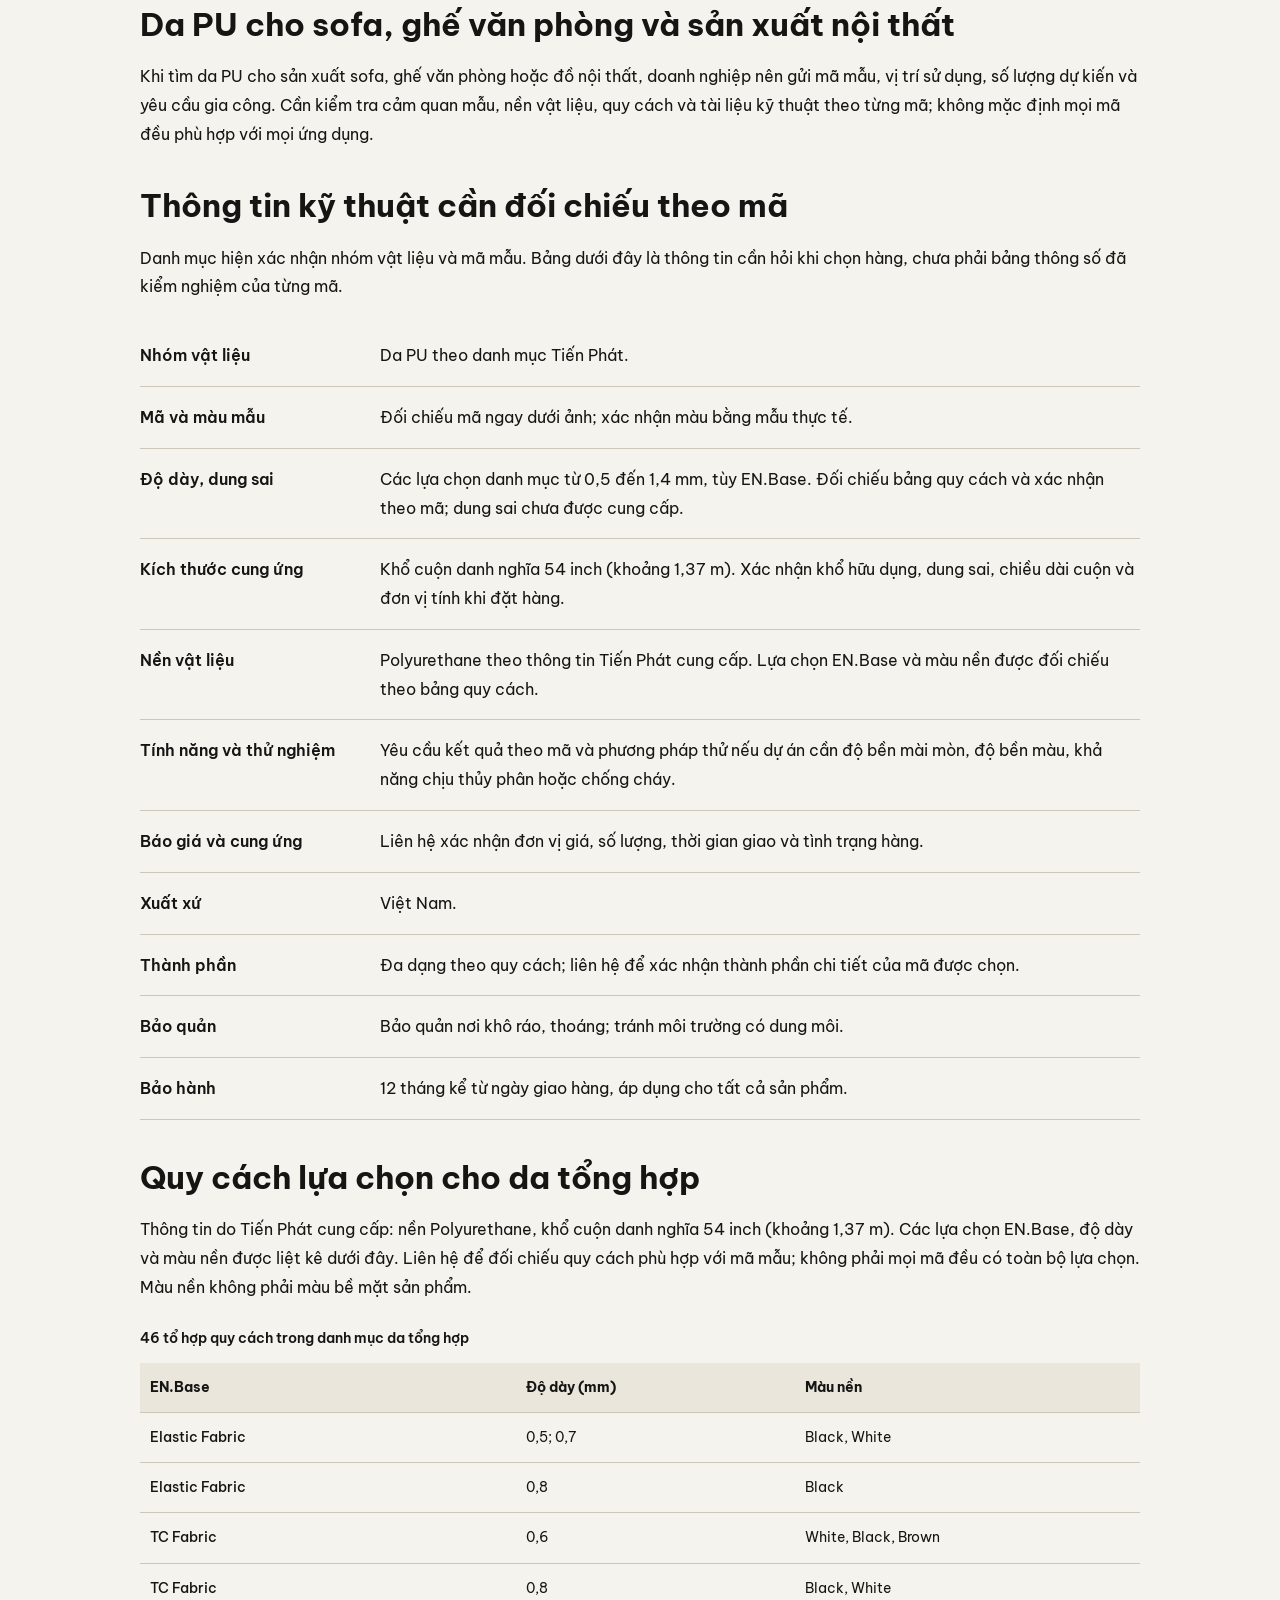
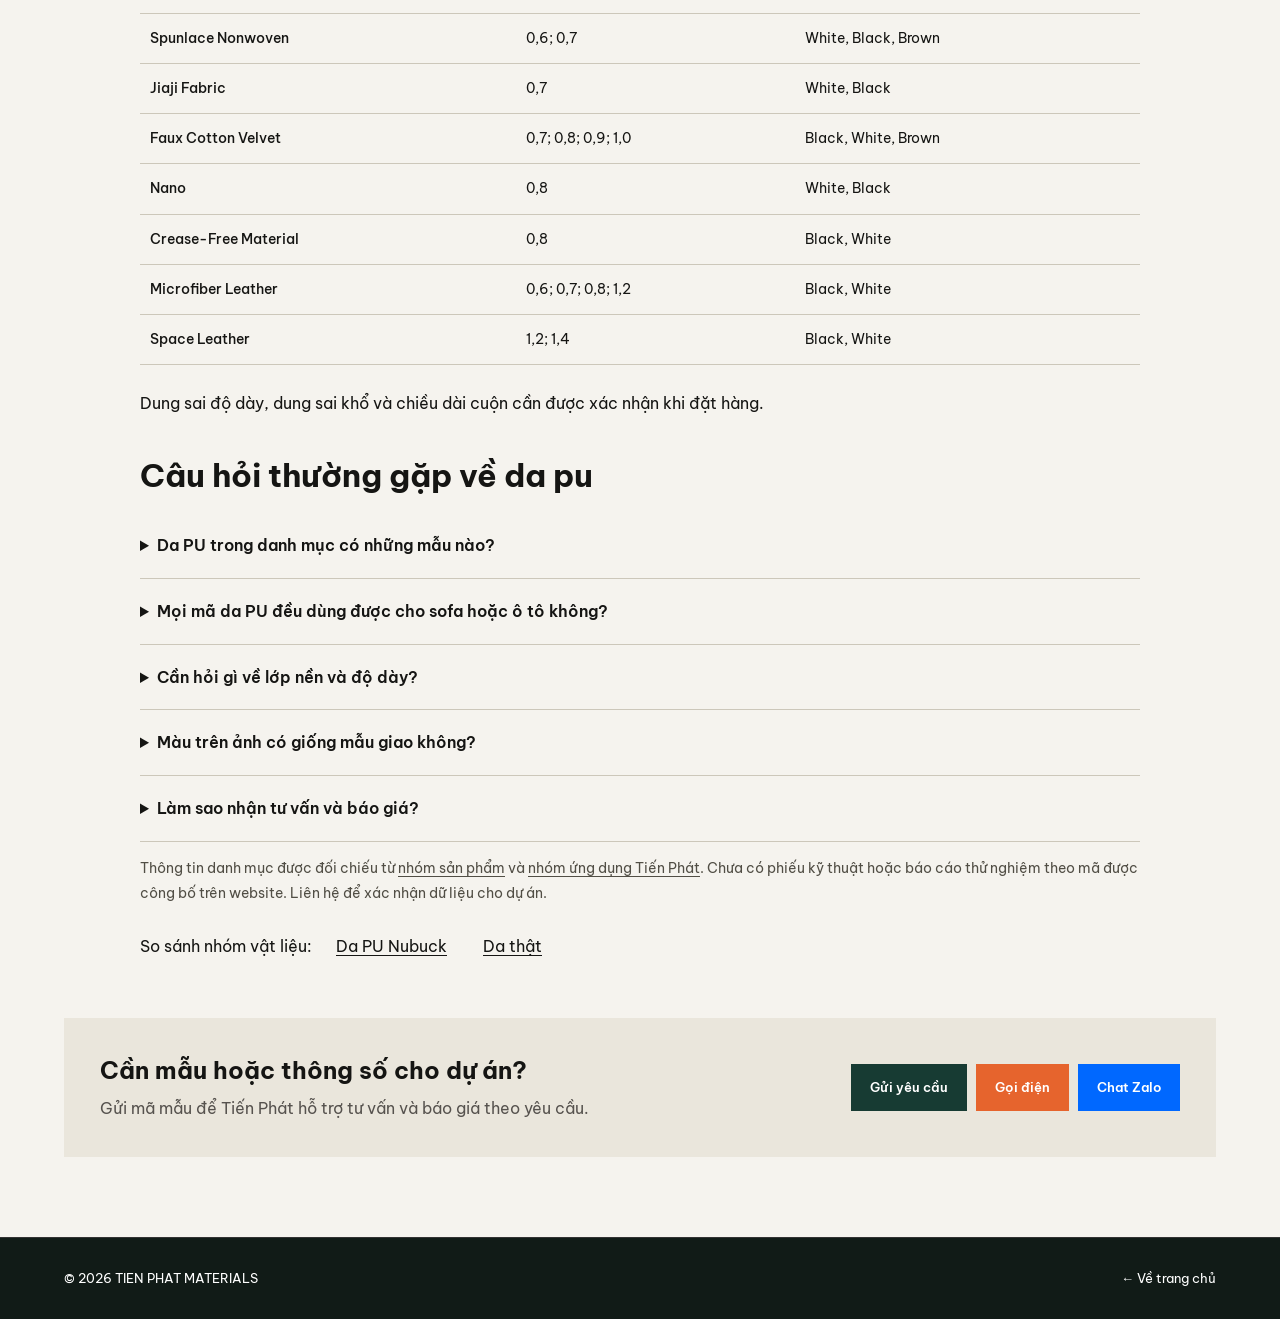
<file: vi/da-pu-pho-thong.html>
<!doctype html>
<html lang="vi" data-site-locale="vi">
<head>
  <meta charset="utf-8">
  <meta name="color-scheme" content="light dark">
  <meta name="viewport" content="width=device-width, initial-scale=1">
  <meta name="robots" content="index,follow,max-image-preview:large">
  <title>Nhà cung cấp da PU cho sofa &amp; nội thất | Tiến Phát</title>
  <meta name="description" content="Tiến Phát cung cấp da PU phổ thông cho doanh nghiệp sản xuất sofa, ghế và nội thất. Xem mẫu UM-76, Valencia, Vegas, Vicenza và liên hệ đối chiếu quy cách.">
  <link rel="canonical" href="https://www.tienphat.org/vi/da-pu-pho-thong.html">
  <link rel="alternate" hreflang="en" href="https://www.tienphat.org/da-pu-pho-thong.html">
  <link rel="alternate" hreflang="vi" href="https://www.tienphat.org/vi/da-pu-pho-thong.html">
  <link rel="alternate" hreflang="zh" href="https://www.tienphat.org/zh/da-pu-pho-thong.html">
  <link rel="alternate" hreflang="x-default" href="https://www.tienphat.org/da-pu-pho-thong.html">
  <link rel="icon" type="image/png" href="/assets/images/modern/logo.png">
  <meta property="og:type" content="website">
  <meta property="og:site_name" content="Tiến Phát Materials">
  <meta property="og:title" content="Nhà cung cấp da PU cho sofa &amp; nội thất | Tiến Phát">
  <meta property="og:description" content="Tiến Phát cung cấp da PU phổ thông cho doanh nghiệp sản xuất sofa, ghế và nội thất. Xem mẫu UM-76, Valencia, Vegas, Vicenza và liên hệ đối chiếu quy cách.">
  <meta property="og:url" content="https://www.tienphat.org/vi/da-pu-pho-thong.html">
  <meta property="og:image" content="https://www.tienphat.org/assets/images/seo/da-pu-um-76-01.webp">
  <meta name="twitter:card" content="summary_large_image">
  <link rel="preconnect" href="https://fonts.googleapis.com">
  <link rel="preconnect" href="https://fonts.gstatic.com" crossorigin>
  <link href="https://fonts.googleapis.com/css2?family=Be+Vietnam+Pro:wght@400;500;600;700&display=swap" rel="stylesheet">
  <link rel="stylesheet" href="/assets/style.css">
  <style>
    .catalog-header{background:#173b33;color:#fff;padding:20px clamp(20px,5vw,76px);display:flex;justify-content:space-between;gap:18px;align-items:center}
    .catalog-header>a:first-child{font-size:19px;font-weight:700;letter-spacing:.05em}.catalog-header nav{display:flex;flex-wrap:wrap;gap:20px;font-size:13px}
    .catalog-hero{background:#173b33;color:#fff;padding:55px clamp(20px,5vw,76px) 70px}
    .catalog-hero .crumb{font-size:13px;color:#c4d1cd;margin:0 0 20px}.catalog-hero h1{font-size:clamp(36px,5vw,68px);line-height:1.08;max-width:900px;margin:0 0 22px}
    .catalog-hero .catalog-desc{max-width:830px;color:#d3ded9;font-size:17px;line-height:1.8}
    .catalog-keywords{color:#e1a481;font-size:13px;letter-spacing:.04em}
    .catalog-main{padding:60px clamp(20px,5vw,76px) 80px}.catalog-note{max-width:950px;color:#5b5b53;font-size:14px;margin:0 0 35px}
    .swatches{display:grid;grid-template-columns:repeat(4,minmax(0,1fr));gap:18px}.swatch{min-width:0;background:#fff;border:1px solid #e0dbd0}
    .swatch>a:first-child{display:block;height:250px;overflow:hidden;background:#ebe7dd}.swatch img{object-fit:cover}
    .swatch-caption{padding:16px}.swatch-caption>span{font-size:11px;color:#807b70}.swatch-caption h3{font-size:19px;line-height:1.3;margin:3px 0 2px;overflow-wrap:anywhere}.swatch-caption p{font-size:12px;color:#777;margin:0 0 14px}
    .swatch-caption>a{font-size:13px;color:#be522a;text-decoration:underline;text-underline-offset:3px;font-weight:600}
    .catalog-cta{background:#eae6dc;padding:36px;margin-top:45px;display:flex;align-items:center;justify-content:space-between;gap:24px}.catalog-cta h2{font-size:24px;line-height:1.35;margin:0 0 8px}.catalog-cta p{margin:0;color:#56524e}
    .catalog-links{display:flex;gap:9px;flex-wrap:wrap}.catalog-links a{border:1px solid #173b33;padding:12px 18px;font-weight:600;font-size:13px;white-space:nowrap}.catalog-links a:first-child{background:#173b33;color:#fff}
    .catalog-footer{background:#111b17;color:#fff;padding:30px clamp(20px,5vw,76px);font-size:13px;display:flex;gap:20px;justify-content:space-between}
    @media(max-width:1050px){.swatches{grid-template-columns:repeat(3,minmax(0,1fr))}}
    @media(max-width:700px){.swatches{grid-template-columns:repeat(2,minmax(0,1fr));gap:12px}.swatch>a:first-child{height:185px}.swatch-caption{padding:12px}.swatch-caption h3{font-size:15px}.catalog-header,.catalog-footer{flex-wrap:wrap}.catalog-hero{padding-top:38px}.catalog-cta{flex-direction:column;align-items:start}}
    @media(max-width:480px){.swatches{grid-template-columns:1fr}.swatch>a:first-child{height:260px}}

.material-guide{max-width:1000px;margin:52px auto 0;line-height:1.8}.material-guide h2{font-size:clamp(23px,3vw,32px);line-height:1.35;margin:36px 0 16px}.material-guide dl{margin:24px 0}.material-guide dl>div{display:grid;grid-template-columns:220px 1fr;padding:16px 0;border-bottom:1px solid #ccc7ba;gap:20px}.material-guide dt{font-weight:600}.material-guide dd{margin:0}.material-guide details{border-bottom:1px solid #ccc7ba}.material-guide summary{cursor:pointer;padding:18px 0;font-weight:600;min-height:48px}.material-guide details p{margin:0 0 20px}.material-guide a{text-decoration:underline;text-underline-offset:3px}.catalog-related{display:flex;flex-wrap:wrap;gap:12px;align-items:center}.catalog-related a{padding:12px}.catalog-evidence{font-size:14px;color:#514e45}.catalog-header nav a,.swatch-caption>a{display:inline-flex;align-items:center;min-height:44px}.catalog-header nav{gap:12px}.swatch-caption p,.swatch-caption>span{color:#59564e}.swatch-caption>a{color:#94401f}.catalog-main :focus-visible,.catalog-header :focus-visible{outline:3px solid #ad4b24;outline-offset:4px}.catalog-hero h1{overflow-wrap:anywhere}@media(max-width:700px){.material-guide dl>div{grid-template-columns:1fr;gap:5px}.catalog-cta{padding:24px 18px}.catalog-links{width:100%}.catalog-links a{white-space:normal;overflow-wrap:anywhere;min-height:48px}.catalog-hero h1 small{display:block;font-size:.55em;margin-top:12px}.catalog-header>a:first-child{font-size:17px}}
.spec-table-wrap{overflow-x:auto;margin:24px 0}.spec-table{width:100%;border-collapse:collapse;font-size:14px}.spec-table caption{text-align:left;font-weight:600;padding-bottom:12px}.spec-table th,.spec-table td{text-align:left;padding:12px 10px;border-bottom:1px solid #ccc7ba;vertical-align:top}.spec-table thead{background:#eae6dc}.spec-table tbody th{font-weight:500}@media(max-width:700px){.spec-table{font-size:12px}.spec-table th,.spec-table td{padding:10px 6px;overflow-wrap:anywhere}}.catalog-header{flex-wrap:wrap}.catalog-language{flex-shrink:0}.catalog-language button{min-width:44px;min-height:44px;color:inherit}.catalog-language button.active{color:#ffad80;text-decoration:underline;text-underline-offset:5px}
.catalog-samples-heading{font-size:clamp(22px,3vw,30px);line-height:1.35;margin:32px 0 18px}
@media(max-width:700px){.catalog-header nav{order:3;width:100%;gap:8px 16px;justify-content:flex-start}.catalog-header .catalog-language{order:2;margin-left:auto}.catalog-header nav a{min-height:44px}.catalog-hero .catalog-desc{font-size:16px;line-height:1.65}.catalog-cta{min-width:0}.catalog-related a{min-height:44px;display:inline-flex;align-items:center}}
</style>
  <script type="application/ld+json">{"@context":"https://schema.org","@graph":[{"@type":"CollectionPage","@id":"https://www.tienphat.org/vi/da-pu-pho-thong.html#webpage","url":"https://www.tienphat.org/vi/da-pu-pho-thong.html","name":"Nhà cung cấp da PU cho sofa &amp; nội thất | Tiến Phát","description":"Tiến Phát cung cấp da PU phổ thông cho doanh nghiệp sản xuất sofa, ghế và nội thất. Xem mẫu UM-76, Valencia, Vegas, Vicenza và liên hệ đối chiếu quy cách.","inLanguage":"vi","isPartOf":{"@id":"https://www.tienphat.org/vi/#website"},"mainEntity":{"@id":"https://www.tienphat.org/vi/da-pu-pho-thong.html#samples"}},{"@type":"BreadcrumbList","itemListElement":[{"@type":"ListItem","position":1,"name":"Trang chủ","item":"https://www.tienphat.org/vi/"},{"@type":"ListItem","position":2,"name":"Da PU phổ thông","item":"https://www.tienphat.org/vi/da-pu-pho-thong.html"}]},{"@type":"ItemList","@id":"https://www.tienphat.org/vi/da-pu-pho-thong.html#samples","name":"Xem mã mẫu da PU phổ thông","numberOfItems":20,"itemListElement":[{"@type":"ListItem","position":1,"name":"UM-76","item":"https://www.tienphat.org/vi/da-pu-pho-thong.html#mau-um-76-1"},{"@type":"ListItem","position":2,"name":"Valencia 2","item":"https://www.tienphat.org/vi/da-pu-pho-thong.html#mau-valencia-2-2"},{"@type":"ListItem","position":3,"name":"Valencia","item":"https://www.tienphat.org/vi/da-pu-pho-thong.html#mau-valencia-3"},{"@type":"ListItem","position":4,"name":"Vegas 2C","item":"https://www.tienphat.org/vi/da-pu-pho-thong.html#mau-vegas-2c-4"},{"@type":"ListItem","position":5,"name":"Vegas 3C","item":"https://www.tienphat.org/vi/da-pu-pho-thong.html#mau-vegas-3c-5"},{"@type":"ListItem","position":6,"name":"Vegas C","item":"https://www.tienphat.org/vi/da-pu-pho-thong.html#mau-vegas-c-6"},{"@type":"ListItem","position":7,"name":"Verolegno","item":"https://www.tienphat.org/vi/da-pu-pho-thong.html#mau-verolegno-7"},{"@type":"ListItem","position":8,"name":"VEROLEGNO","item":"https://www.tienphat.org/vi/da-pu-pho-thong.html#mau-verolegno-8"},{"@type":"ListItem","position":9,"name":"VERONA-2-C","item":"https://www.tienphat.org/vi/da-pu-pho-thong.html#mau-verona-2-c-9"},{"@type":"ListItem","position":10,"name":"VERONA-C","item":"https://www.tienphat.org/vi/da-pu-pho-thong.html#mau-verona-c-10"},{"@type":"ListItem","position":11,"name":"VEZ MATTE-2","item":"https://www.tienphat.org/vi/da-pu-pho-thong.html#mau-vez-matte-2-11"},{"@type":"ListItem","position":12,"name":"VEZ MATTE","item":"https://www.tienphat.org/vi/da-pu-pho-thong.html#mau-vez-matte-12"},{"@type":"ListItem","position":13,"name":"VEZ-2","item":"https://www.tienphat.org/vi/da-pu-pho-thong.html#mau-vez-2-13"},{"@type":"ListItem","position":14,"name":"VEZ","item":"https://www.tienphat.org/vi/da-pu-pho-thong.html#mau-vez-14"},{"@type":"ListItem","position":15,"name":"VICENZA-2-C","item":"https://www.tienphat.org/vi/da-pu-pho-thong.html#mau-vicenza-2-c-15"},{"@type":"ListItem","position":16,"name":"VICENZA-3-C","item":"https://www.tienphat.org/vi/da-pu-pho-thong.html#mau-vicenza-3-c-16"},{"@type":"ListItem","position":17,"name":"VICENZA-4-C","item":"https://www.tienphat.org/vi/da-pu-pho-thong.html#mau-vicenza-4-c-17"},{"@type":"ListItem","position":18,"name":"VICENZA-5-C","item":"https://www.tienphat.org/vi/da-pu-pho-thong.html#mau-vicenza-5-c-18"},{"@type":"ListItem","position":19,"name":"VICENZA-6-C","item":"https://www.tienphat.org/vi/da-pu-pho-thong.html#mau-vicenza-6-c-19"},{"@type":"ListItem","position":20,"name":"VICENZA-7-C","item":"https://www.tienphat.org/vi/da-pu-pho-thong.html#mau-vicenza-7-c-20"}]}]}</script>
  <link rel="stylesheet" href="/assets/theme.css">
</head>
<body>
  <header class="catalog-header"><a href="https://www.tienphat.org/vi/" aria-label="Trang chủ Tiến Phát">TIẾN PHÁT <small>MATERIALS</small></a><nav aria-label="Các danh mục"><a href="https://www.tienphat.org/vi/">Trang chủ</a><a href="https://www.tienphat.org/vi/#products">Danh mục</a><a href="https://www.tienphat.org/vi/#contact">Liên hệ</a></nav></header>
  <main>
    <section class="catalog-hero"><p class="crumb"><a href="https://www.tienphat.org/vi/">Trang chủ</a> / <a href="https://www.tienphat.org/vi/#products">Sản phẩm</a> / Da PU phổ thông</p><p class="section-kicker">DANH MỤC MẪU VẬT LIỆU</p><h1>Nhà cung cấp da PU cho sofa &amp; nội thất</h1><p class="catalog-desc">Tiến Phát giới thiệu danh mục da PU phổ thông dành cho doanh nghiệp tìm nguồn vật liệu bọc sofa, ghế văn phòng và sản xuất nội thất. Xem các mã UM-76, Valencia, Vegas, Verona và Vicenza để chọn mẫu tham khảo. Yêu cầu kỹ thuật và tính phù hợp của từng mã cần được xác nhận trước khi đặt hàng.</p><p class="catalog-keywords">Tiến Phát Materials · Nhà cung cấp da PU tại Việt Nam · Vật liệu bọc sofa và nội thất</p></section>
    <section class="catalog-main" aria-label="Các mã mẫu Da PU phổ thông"><p class="catalog-note">Các hình ảnh và mã mẫu dưới đây phục vụ tham khảo. Màu sắc có thể khác trên màn hình; thông số kỹ thuật, mẫu thực tế và khả năng cung ứng cần được xác nhận trực tiếp trước khi đặt hàng.</p><aside class="buyer-guide" aria-label="B2B sourcing guidance"><h2>Da PU: thông tin cần có khi hỏi hàng B2B</h2><p>Bọc sofa, ghế văn phòng và chi tiết nội thất là ví dụ nhu cầu tìm vật liệu, không phải xác nhận mọi mã đều phù hợp.</p><p>Chọn mã mẫu, sau đó mô tả ứng dụng, bề mặt mong muốn, cách gia công và số lượng dự kiến. Cần kiểm tra mẫu thực tế và quy cách theo mã trước khi đặt hàng.</p></aside>
<h2 class="catalog-samples-heading" id="sample-collection">Xem mã mẫu da PU phổ thông</h2>
<div class="swatches">
    <article class="swatch" id="mau-um-76-1"><a href="#mau-um-76-1" aria-label="Mã mẫu UM-76"><img src="/assets/images/seo/da-pu-um-76-01.webp" loading="lazy" decoding="async" alt="Mẫu da pu mã UM-76 – Tiến Phát" width="960" height="540"></a><div class="swatch-caption"><span>Mẫu 1</span><h3>UM-76</h3><p>Standard PU leather</p><a href="https://www.tienphat.org/vi/?material=pu&amp;sample=UM-76&amp;source=da-pu-pho-thong.html#contact" aria-label="Liên hệ về mẫu UM-76">Hỏi về mã mẫu ↗</a></div></article>
<article class="swatch" id="mau-valencia-2-2"><a href="#mau-valencia-2-2" aria-label="Mã mẫu Valencia 2"><img src="/assets/images/seo/da-pu-valencia-2-01.webp" loading="lazy" decoding="async" alt="Mẫu da pu mã Valencia 2 – Tiến Phát" width="693" height="1040"></a><div class="swatch-caption"><span>Mẫu 2</span><h3>Valencia 2</h3><p>Standard PU leather</p><a href="https://www.tienphat.org/vi/?material=pu&amp;sample=Valencia%202&amp;source=da-pu-pho-thong.html#contact" aria-label="Liên hệ về mẫu Valencia 2">Hỏi về mã mẫu ↗</a></div></article>
<article class="swatch" id="mau-valencia-3"><a href="#mau-valencia-3" aria-label="Mã mẫu Valencia"><img src="/assets/images/seo/da-pu-valencia-01.webp" loading="lazy" decoding="async" alt="Mẫu da pu mã Valencia – Tiến Phát" width="693" height="1040"></a><div class="swatch-caption"><span>Mẫu 3</span><h3>Valencia</h3><p>Standard PU leather</p><a href="https://www.tienphat.org/vi/?material=pu&amp;sample=Valencia&amp;source=da-pu-pho-thong.html#contact" aria-label="Liên hệ về mẫu Valencia">Hỏi về mã mẫu ↗</a></div></article>
<article class="swatch" id="mau-vegas-2c-4"><a href="#mau-vegas-2c-4" aria-label="Mã mẫu Vegas 2C"><img src="/assets/images/seo/da-pu-vegas-2c-01.webp" loading="lazy" decoding="async" alt="Mẫu da pu mã Vegas 2C – Tiến Phát" width="693" height="1040"></a><div class="swatch-caption"><span>Mẫu 4</span><h3>Vegas 2C</h3><p>Standard PU leather</p><a href="https://www.tienphat.org/vi/?material=pu&amp;sample=Vegas%202C&amp;source=da-pu-pho-thong.html#contact" aria-label="Liên hệ về mẫu Vegas 2C">Hỏi về mã mẫu ↗</a></div></article>
<article class="swatch" id="mau-vegas-3c-5"><a href="#mau-vegas-3c-5" aria-label="Mã mẫu Vegas 3C"><img src="/assets/images/seo/da-pu-vegas-3c-01.webp" loading="lazy" decoding="async" alt="Mẫu da pu mã Vegas 3C – Tiến Phát" width="693" height="1040"></a><div class="swatch-caption"><span>Mẫu 5</span><h3>Vegas 3C</h3><p>Standard PU leather</p><a href="https://www.tienphat.org/vi/?material=pu&amp;sample=Vegas%203C&amp;source=da-pu-pho-thong.html#contact" aria-label="Liên hệ về mẫu Vegas 3C">Hỏi về mã mẫu ↗</a></div></article>
<article class="swatch" id="mau-vegas-c-6"><a href="#mau-vegas-c-6" aria-label="Mã mẫu Vegas C"><img src="/assets/images/seo/da-pu-vegas-c-01.webp" loading="lazy" decoding="async" alt="Mẫu da pu mã Vegas C – Tiến Phát" width="693" height="1040"></a><div class="swatch-caption"><span>Mẫu 6</span><h3>Vegas C</h3><p>Standard PU leather</p><a href="https://www.tienphat.org/vi/?material=pu&amp;sample=Vegas%20C&amp;source=da-pu-pho-thong.html#contact" aria-label="Liên hệ về mẫu Vegas C">Hỏi về mã mẫu ↗</a></div></article>
<article class="swatch" id="mau-verolegno-7"><a href="#mau-verolegno-7" aria-label="Mã mẫu Verolegno"><img src="/assets/images/seo/da-pu-verolegno-01.webp" loading="lazy" decoding="async" alt="Mẫu da pu mã Verolegno – Tiến Phát" width="693" height="1040"></a><div class="swatch-caption"><span>Mẫu 7</span><h3>Verolegno</h3><p>Standard PU leather</p><a href="https://www.tienphat.org/vi/?material=pu&amp;sample=Verolegno&amp;source=da-pu-pho-thong.html#contact" aria-label="Liên hệ về mẫu Verolegno">Hỏi về mã mẫu ↗</a></div></article>
<article class="swatch" id="mau-verolegno-8"><a href="#mau-verolegno-8" aria-label="Mã mẫu VEROLEGNO"><img src="/assets/images/seo/da-pu-verolegno-02.webp" loading="lazy" decoding="async" alt="Mẫu da pu mã VEROLEGNO – Tiến Phát" width="693" height="1040"></a><div class="swatch-caption"><span>Mẫu 8</span><h3>VEROLEGNO</h3><p>Standard PU leather</p><a href="https://www.tienphat.org/vi/?material=pu&amp;sample=VEROLEGNO&amp;source=da-pu-pho-thong.html#contact" aria-label="Liên hệ về mẫu VEROLEGNO">Hỏi về mã mẫu ↗</a></div></article>
<article class="swatch" id="mau-verona-2-c-9"><a href="#mau-verona-2-c-9" aria-label="Mã mẫu VERONA-2-C"><img src="/assets/images/seo/da-pu-verona-2-c-01.webp" loading="lazy" decoding="async" alt="Mẫu da pu mã VERONA-2-C – Tiến Phát" width="693" height="1040"></a><div class="swatch-caption"><span>Mẫu 9</span><h3>VERONA-2-C</h3><p>Standard PU leather</p><a href="https://www.tienphat.org/vi/?material=pu&amp;sample=VERONA-2-C&amp;source=da-pu-pho-thong.html#contact" aria-label="Liên hệ về mẫu VERONA-2-C">Hỏi về mã mẫu ↗</a></div></article>
<article class="swatch" id="mau-verona-c-10"><a href="#mau-verona-c-10" aria-label="Mã mẫu VERONA-C"><img src="/assets/images/seo/da-pu-verona-c-01.webp" loading="lazy" decoding="async" alt="Mẫu da pu mã VERONA-C – Tiến Phát" width="693" height="1040"></a><div class="swatch-caption"><span>Mẫu 10</span><h3>VERONA-C</h3><p>Standard PU leather</p><a href="https://www.tienphat.org/vi/?material=pu&amp;sample=VERONA-C&amp;source=da-pu-pho-thong.html#contact" aria-label="Liên hệ về mẫu VERONA-C">Hỏi về mã mẫu ↗</a></div></article>
<article class="swatch" id="mau-vez-matte-2-11"><a href="#mau-vez-matte-2-11" aria-label="Mã mẫu VEZ MATTE-2"><img src="/assets/images/seo/da-pu-vez-matte-2-01.webp" loading="lazy" decoding="async" alt="Mẫu da pu mã VEZ MATTE-2 – Tiến Phát" width="693" height="1040"></a><div class="swatch-caption"><span>Mẫu 11</span><h3>VEZ MATTE-2</h3><p>Standard PU leather</p><a href="https://www.tienphat.org/vi/?material=pu&amp;sample=VEZ%20MATTE-2&amp;source=da-pu-pho-thong.html#contact" aria-label="Liên hệ về mẫu VEZ MATTE-2">Hỏi về mã mẫu ↗</a></div></article>
<article class="swatch" id="mau-vez-matte-12"><a href="#mau-vez-matte-12" aria-label="Mã mẫu VEZ MATTE"><img src="/assets/images/seo/da-pu-vez-matte-01.webp" loading="lazy" decoding="async" alt="Mẫu da pu mã VEZ MATTE – Tiến Phát" width="693" height="1040"></a><div class="swatch-caption"><span>Mẫu 12</span><h3>VEZ MATTE</h3><p>Standard PU leather</p><a href="https://www.tienphat.org/vi/?material=pu&amp;sample=VEZ%20MATTE&amp;source=da-pu-pho-thong.html#contact" aria-label="Liên hệ về mẫu VEZ MATTE">Hỏi về mã mẫu ↗</a></div></article>
<article class="swatch" id="mau-vez-2-13"><a href="#mau-vez-2-13" aria-label="Mã mẫu VEZ-2"><img src="/assets/images/seo/da-pu-vez-2-01.webp" loading="lazy" decoding="async" alt="Mẫu da pu mã VEZ-2 – Tiến Phát" width="693" height="1040"></a><div class="swatch-caption"><span>Mẫu 13</span><h3>VEZ-2</h3><p>Standard PU leather</p><a href="https://www.tienphat.org/vi/?material=pu&amp;sample=VEZ-2&amp;source=da-pu-pho-thong.html#contact" aria-label="Liên hệ về mẫu VEZ-2">Hỏi về mã mẫu ↗</a></div></article>
<article class="swatch" id="mau-vez-14"><a href="#mau-vez-14" aria-label="Mã mẫu VEZ"><img src="/assets/images/seo/da-pu-vez-01.webp" loading="lazy" decoding="async" alt="Mẫu da pu mã VEZ – Tiến Phát" width="693" height="1040"></a><div class="swatch-caption"><span>Mẫu 14</span><h3>VEZ</h3><p>Standard PU leather</p><a href="https://www.tienphat.org/vi/?material=pu&amp;sample=VEZ&amp;source=da-pu-pho-thong.html#contact" aria-label="Liên hệ về mẫu VEZ">Hỏi về mã mẫu ↗</a></div></article>
<article class="swatch" id="mau-vicenza-2-c-15"><a href="#mau-vicenza-2-c-15" aria-label="Mã mẫu VICENZA-2-C"><img src="/assets/images/seo/da-pu-vicenza-2-c-01.webp" loading="lazy" decoding="async" alt="Mẫu da pu mã VICENZA-2-C – Tiến Phát" width="693" height="1040"></a><div class="swatch-caption"><span>Mẫu 15</span><h3>VICENZA-2-C</h3><p>Standard PU leather</p><a href="https://www.tienphat.org/vi/?material=pu&amp;sample=VICENZA-2-C&amp;source=da-pu-pho-thong.html#contact" aria-label="Liên hệ về mẫu VICENZA-2-C">Hỏi về mã mẫu ↗</a></div></article>
<article class="swatch" id="mau-vicenza-3-c-16"><a href="#mau-vicenza-3-c-16" aria-label="Mã mẫu VICENZA-3-C"><img src="/assets/images/seo/da-pu-vicenza-3-c-01.webp" loading="lazy" decoding="async" alt="Mẫu da pu mã VICENZA-3-C – Tiến Phát" width="693" height="1040"></a><div class="swatch-caption"><span>Mẫu 16</span><h3>VICENZA-3-C</h3><p>Standard PU leather</p><a href="https://www.tienphat.org/vi/?material=pu&amp;sample=VICENZA-3-C&amp;source=da-pu-pho-thong.html#contact" aria-label="Liên hệ về mẫu VICENZA-3-C">Hỏi về mã mẫu ↗</a></div></article>
<article class="swatch" id="mau-vicenza-4-c-17"><a href="#mau-vicenza-4-c-17" aria-label="Mã mẫu VICENZA-4-C"><img src="/assets/images/seo/da-pu-vicenza-4-c-01.webp" loading="lazy" decoding="async" alt="Mẫu da pu mã VICENZA-4-C – Tiến Phát" width="693" height="1040"></a><div class="swatch-caption"><span>Mẫu 17</span><h3>VICENZA-4-C</h3><p>Standard PU leather</p><a href="https://www.tienphat.org/vi/?material=pu&amp;sample=VICENZA-4-C&amp;source=da-pu-pho-thong.html#contact" aria-label="Liên hệ về mẫu VICENZA-4-C">Hỏi về mã mẫu ↗</a></div></article>
<article class="swatch" id="mau-vicenza-5-c-18"><a href="#mau-vicenza-5-c-18" aria-label="Mã mẫu VICENZA-5-C"><img src="/assets/images/seo/da-pu-vicenza-5-c-01.webp" loading="lazy" decoding="async" alt="Mẫu da pu mã VICENZA-5-C – Tiến Phát" width="693" height="1040"></a><div class="swatch-caption"><span>Mẫu 18</span><h3>VICENZA-5-C</h3><p>Standard PU leather</p><a href="https://www.tienphat.org/vi/?material=pu&amp;sample=VICENZA-5-C&amp;source=da-pu-pho-thong.html#contact" aria-label="Liên hệ về mẫu VICENZA-5-C">Hỏi về mã mẫu ↗</a></div></article>
<article class="swatch" id="mau-vicenza-6-c-19"><a href="#mau-vicenza-6-c-19" aria-label="Mã mẫu VICENZA-6-C"><img src="/assets/images/seo/da-pu-vicenza-6-c-01.webp" loading="lazy" decoding="async" alt="Mẫu da pu mã VICENZA-6-C – Tiến Phát" width="693" height="1040"></a><div class="swatch-caption"><span>Mẫu 19</span><h3>VICENZA-6-C</h3><p>Standard PU leather</p><a href="https://www.tienphat.org/vi/?material=pu&amp;sample=VICENZA-6-C&amp;source=da-pu-pho-thong.html#contact" aria-label="Liên hệ về mẫu VICENZA-6-C">Hỏi về mã mẫu ↗</a></div></article>
<article class="swatch" id="mau-vicenza-7-c-20"><a href="#mau-vicenza-7-c-20" aria-label="Mã mẫu VICENZA-7-C"><img src="/assets/images/seo/da-pu-vicenza-7-c-01.webp" loading="lazy" decoding="async" alt="Mẫu da pu mã VICENZA-7-C – Tiến Phát" width="693" height="1040"></a><div class="swatch-caption"><span>Mẫu 20</span><h3>VICENZA-7-C</h3><p>Standard PU leather</p><a href="https://www.tienphat.org/vi/?material=pu&amp;sample=VICENZA-7-C&amp;source=da-pu-pho-thong.html#contact" aria-label="Liên hệ về mẫu VICENZA-7-C">Hỏi về mã mẫu ↗</a></div></article>
    </div>
    <section class="material-guide" aria-label="Hướng dẫn chọn da pu"><h2>Da PU cho sofa, ghế văn phòng và sản xuất nội thất</h2><p>Khi tìm da PU cho sản xuất sofa, ghế văn phòng hoặc đồ nội thất, doanh nghiệp nên gửi mã mẫu, vị trí sử dụng, số lượng dự kiến và yêu cầu gia công. Cần kiểm tra cảm quan mẫu, nền vật liệu, quy cách và tài liệu kỹ thuật theo từng mã; không mặc định mọi mã đều phù hợp với mọi ứng dụng.</p><h2>Thông tin kỹ thuật cần đối chiếu theo mã</h2><p>Danh mục hiện xác nhận nhóm vật liệu và mã mẫu. Bảng dưới đây là thông tin cần hỏi khi chọn hàng, chưa phải bảng thông số đã kiểm nghiệm của từng mã.</p><dl><div><dt>Nhóm vật liệu</dt><dd>Da PU theo danh mục Tiến Phát.</dd></div><div><dt>Mã và màu mẫu</dt><dd>Đối chiếu mã ngay dưới ảnh; xác nhận màu bằng mẫu thực tế.</dd></div><div><dt>Độ dày, dung sai</dt><dd>Các lựa chọn danh mục từ 0,5 đến 1,4 mm, tùy EN.Base. Đối chiếu bảng quy cách và xác nhận theo mã; dung sai chưa được cung cấp.</dd></div><div><dt>Kích thước cung ứng</dt><dd>Khổ cuộn danh nghĩa 54 inch (khoảng 1,37 m). Xác nhận khổ hữu dụng, dung sai, chiều dài cuộn và đơn vị tính khi đặt hàng.</dd></div><div><dt>Nền vật liệu</dt><dd>Polyurethane theo thông tin Tiến Phát cung cấp. Lựa chọn EN.Base và màu nền được đối chiếu theo bảng quy cách.</dd></div><div><dt>Tính năng và thử nghiệm</dt><dd>Yêu cầu kết quả theo mã và phương pháp thử nếu dự án cần độ bền mài mòn, độ bền màu, khả năng chịu thủy phân hoặc chống cháy.</dd></div><div><dt>Báo giá và cung ứng</dt><dd>Liên hệ xác nhận đơn vị giá, số lượng, thời gian giao và tình trạng hàng.</dd></div><div><dt>Xuất xứ</dt><dd>Việt Nam.</dd></div><div><dt>Thành phần</dt><dd>Đa dạng theo quy cách; liên hệ để xác nhận thành phần chi tiết của mã được chọn.</dd></div><div><dt>Bảo quản</dt><dd>Bảo quản nơi khô ráo, thoáng; tránh môi trường có dung môi.</dd></div><div><dt>Bảo hành</dt><dd>12 tháng kể từ ngày giao hàng, áp dụng cho tất cả sản phẩm.</dd></div></dl><section class="synthetic-specs"><h2>Quy cách lựa chọn cho da tổng hợp</h2><p>Thông tin do Tiến Phát cung cấp: nền Polyurethane, khổ cuộn danh nghĩa 54 inch (khoảng 1,37 m). Các lựa chọn EN.Base, độ dày và màu nền được liệt kê dưới đây. Liên hệ để đối chiếu quy cách phù hợp với mã mẫu; không phải mọi mã đều có toàn bộ lựa chọn. Màu nền không phải màu bề mặt sản phẩm.</p><div class="spec-table-wrap" tabindex="0" role="region" aria-label="Bảng quy cách da tổng hợp"><table class="spec-table"><caption>46 tổ hợp quy cách trong danh mục da tổng hợp</caption><thead><tr><th scope="col">EN.Base</th><th scope="col">Độ dày (mm)</th><th scope="col">Màu nền</th></tr></thead><tbody><tr><th scope="row">Elastic Fabric</th><td>0,5; 0,7</td><td>Black, White</td></tr><tr><th scope="row">Elastic Fabric</th><td>0,8</td><td>Black</td></tr><tr><th scope="row">TC Fabric</th><td>0,6</td><td>White, Black, Brown</td></tr><tr><th scope="row">TC Fabric</th><td>0,8</td><td>Black, White</td></tr><tr><th scope="row">Spunlace Nonwoven</th><td>0,6; 0,7</td><td>White, Black, Brown</td></tr><tr><th scope="row">Jiaji Fabric</th><td>0,7</td><td>White, Black</td></tr><tr><th scope="row">Faux Cotton Velvet</th><td>0,7; 0,8; 0,9; 1,0</td><td>Black, White, Brown</td></tr><tr><th scope="row">Nano</th><td>0,8</td><td>White, Black</td></tr><tr><th scope="row">Crease-Free Material</th><td>0,8</td><td>Black, White</td></tr><tr><th scope="row">Microfiber Leather</th><td>0,6; 0,7; 0,8; 1,2</td><td>Black, White</td></tr><tr><th scope="row">Space Leather</th><td>1,2; 1,4</td><td>Black, White</td></tr></tbody></table></div><p>Dung sai độ dày, dung sai khổ và chiều dài cuộn cần được xác nhận khi đặt hàng.</p></section><h2>Câu hỏi thường gặp về da pu</h2><details><summary>Da PU trong danh mục có những mẫu nào?</summary><p>Danh mục hiện hiển thị các mã như UM-76, Valencia, Vegas, Verona và Vicenza. Bạn có thể chọn mã ngay dưới ảnh để yêu cầu tư vấn; tên dòng không thay thế thông số của từng mã.</p></details><details><summary>Mọi mã da PU đều dùng được cho sofa hoặc ô tô không?</summary><p>Không thể kết luận như vậy chỉ từ danh mục ảnh. Hãy cung cấp vị trí sử dụng và yêu cầu của dự án để đối chiếu thông số, tài liệu thử nghiệm và mẫu thực tế trước khi chọn.</p></details><details><summary>Cần hỏi gì về lớp nền và độ dày?</summary><p>Nền Polyurethane và khổ cuộn danh nghĩa 54 inch áp dụng cho các dòng da tổng hợp. Bảng quy cách có các lựa chọn độ dày từ 0,5 đến 1,4 mm theo EN.Base; cần đối chiếu mã mẫu, dung sai và khổ hữu dụng khi nhận báo giá.</p></details><details><summary>Màu trên ảnh có giống mẫu giao không?</summary><p>Màu hiển thị phụ thuộc màn hình và ánh sáng chụp. Hãy duyệt mẫu thực tế, xác nhận mã màu và đối chiếu lô hàng trước khi sản xuất số lượng lớn.</p></details><details><summary>Làm sao nhận tư vấn và báo giá?</summary><p>Gửi mã mẫu, ứng dụng, số lượng dự kiến và yêu cầu kỹ thuật qua biểu mẫu liên hệ hoặc Zalo 0931 792 811. Giá, mẫu thực tế và khả năng cung ứng cần được xác nhận trực tiếp.</p></details><p class="catalog-evidence">Thông tin danh mục được đối chiếu từ <a href="./#products">nhóm sản phẩm</a> và <a href="./#applications">nhóm ứng dụng Tiến Phát</a>. Chưa có phiếu kỹ thuật hoặc báo cáo thử nghiệm theo mã được công bố trên website. Liên hệ để xác nhận dữ liệu cho dự án.</p><nav class="catalog-related" aria-label="Vật liệu liên quan">So sánh nhóm vật liệu: <a href="da-pu-nubuck.html">Da PU Nubuck</a><a href="da-that.html">Da thật</a></nav></section>
<div class="catalog-cta"><div><h2>Cần mẫu hoặc thông số cho dự án?</h2><p>Gửi mã mẫu để Tiến Phát hỗ trợ tư vấn và báo giá theo yêu cầu.</p></div><div class="catalog-links"><a href="https://www.tienphat.org/vi/?material=pu&amp;source=da-pu-pho-thong.html#contact">Gửi yêu cầu</a><a class="contact-call" href="tel:+84931792811">Gọi điện</a><a class="contact-zalo" href="https://zalo.me/0931792811" target="_blank" rel="noopener noreferrer">Chat Zalo</a></div></div></section>
  </main>
  <footer class="catalog-footer"><span>© 2026 TIEN PHAT MATERIALS</span><a href="https://www.tienphat.org/vi/">← Về trang chủ</a></footer>
<script src="/assets/language.js"></script>
<script src="/assets/catalog-language.js"></script>
<script src="/assets/contact.js"></script>
</body>
</html>
</file>
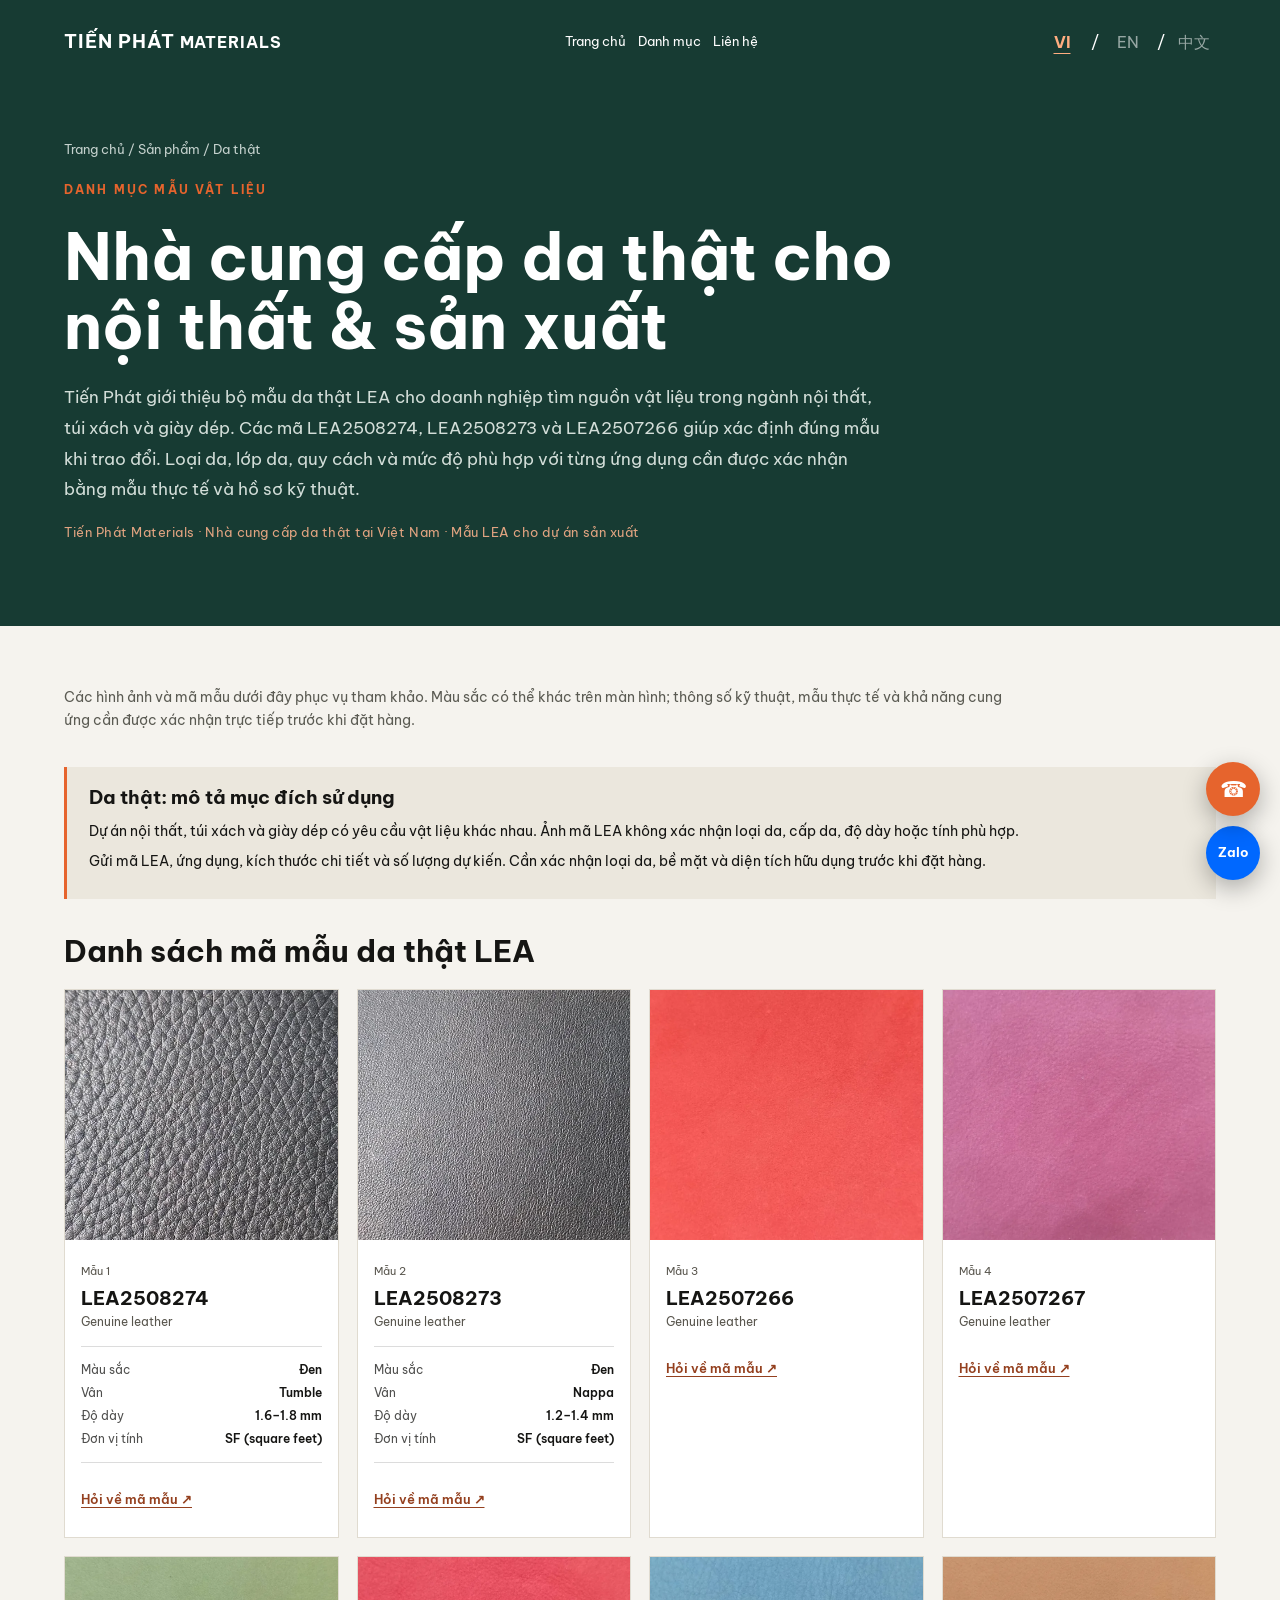
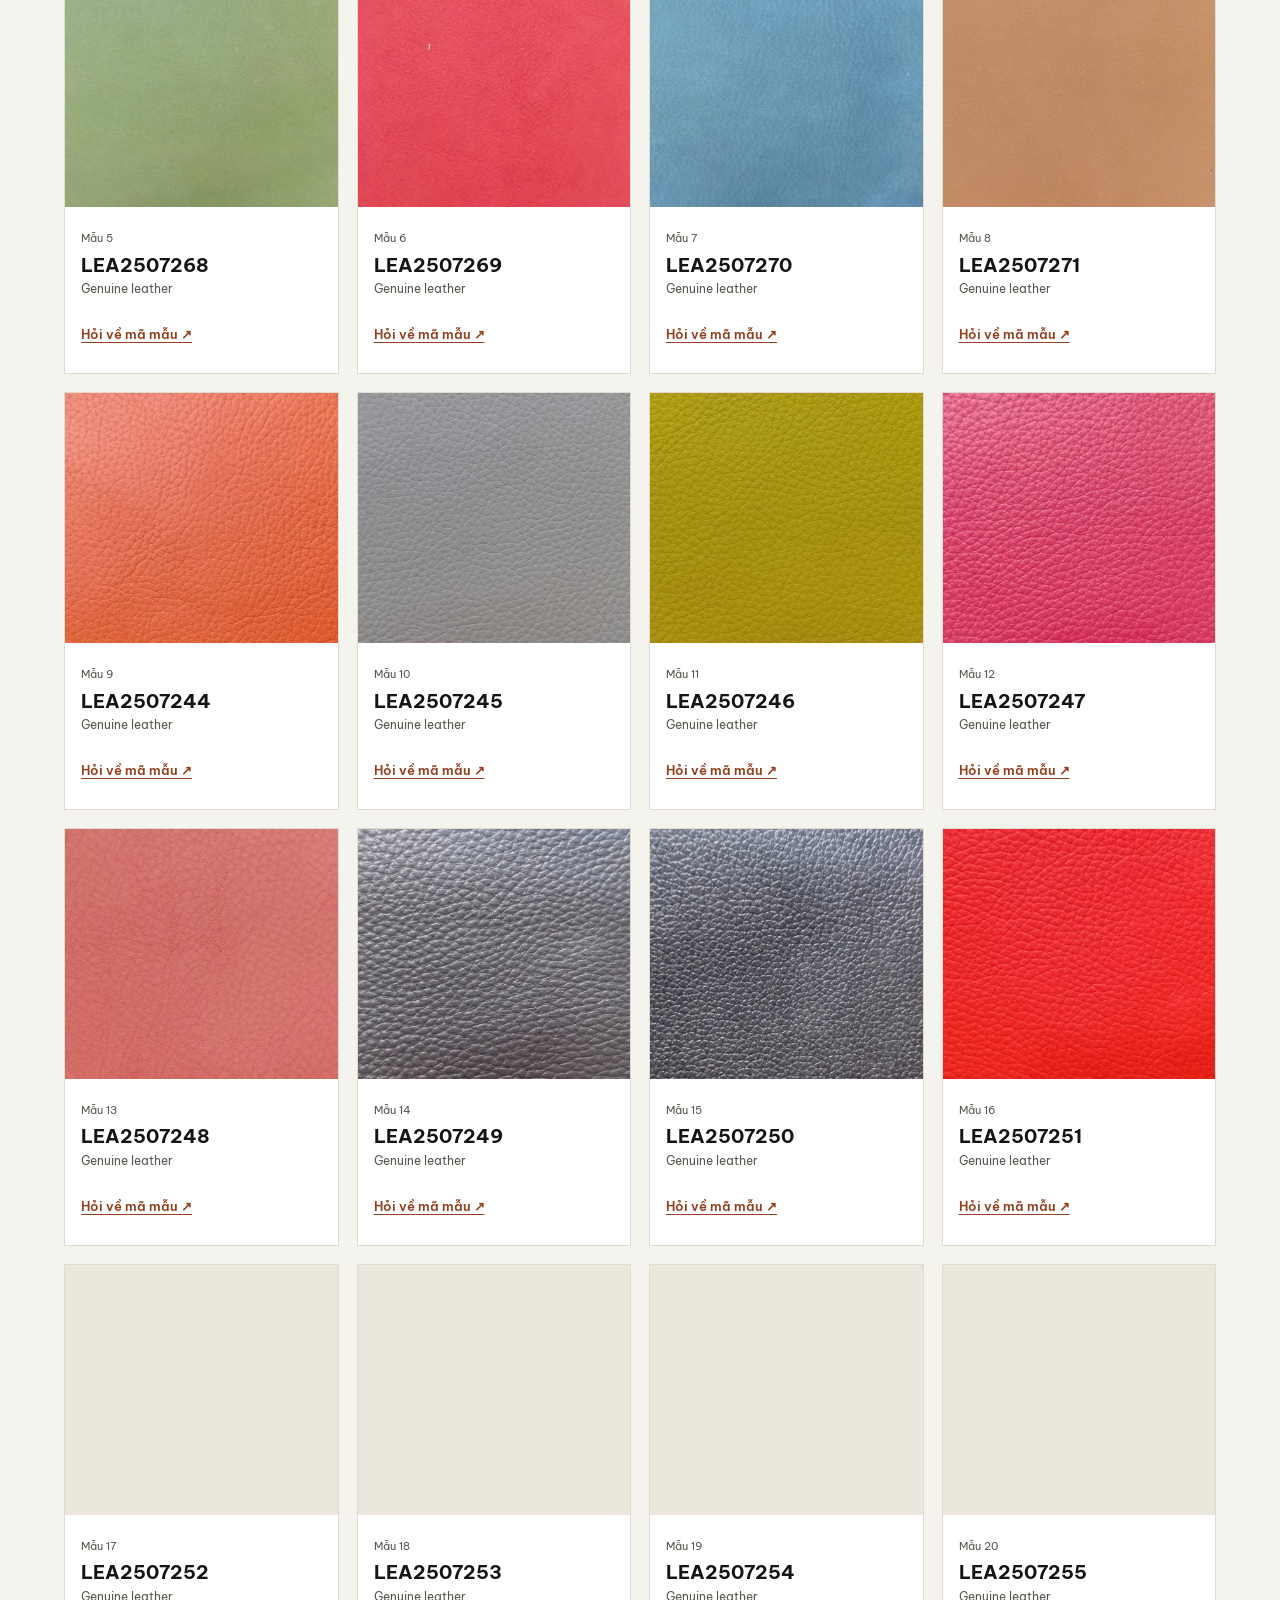
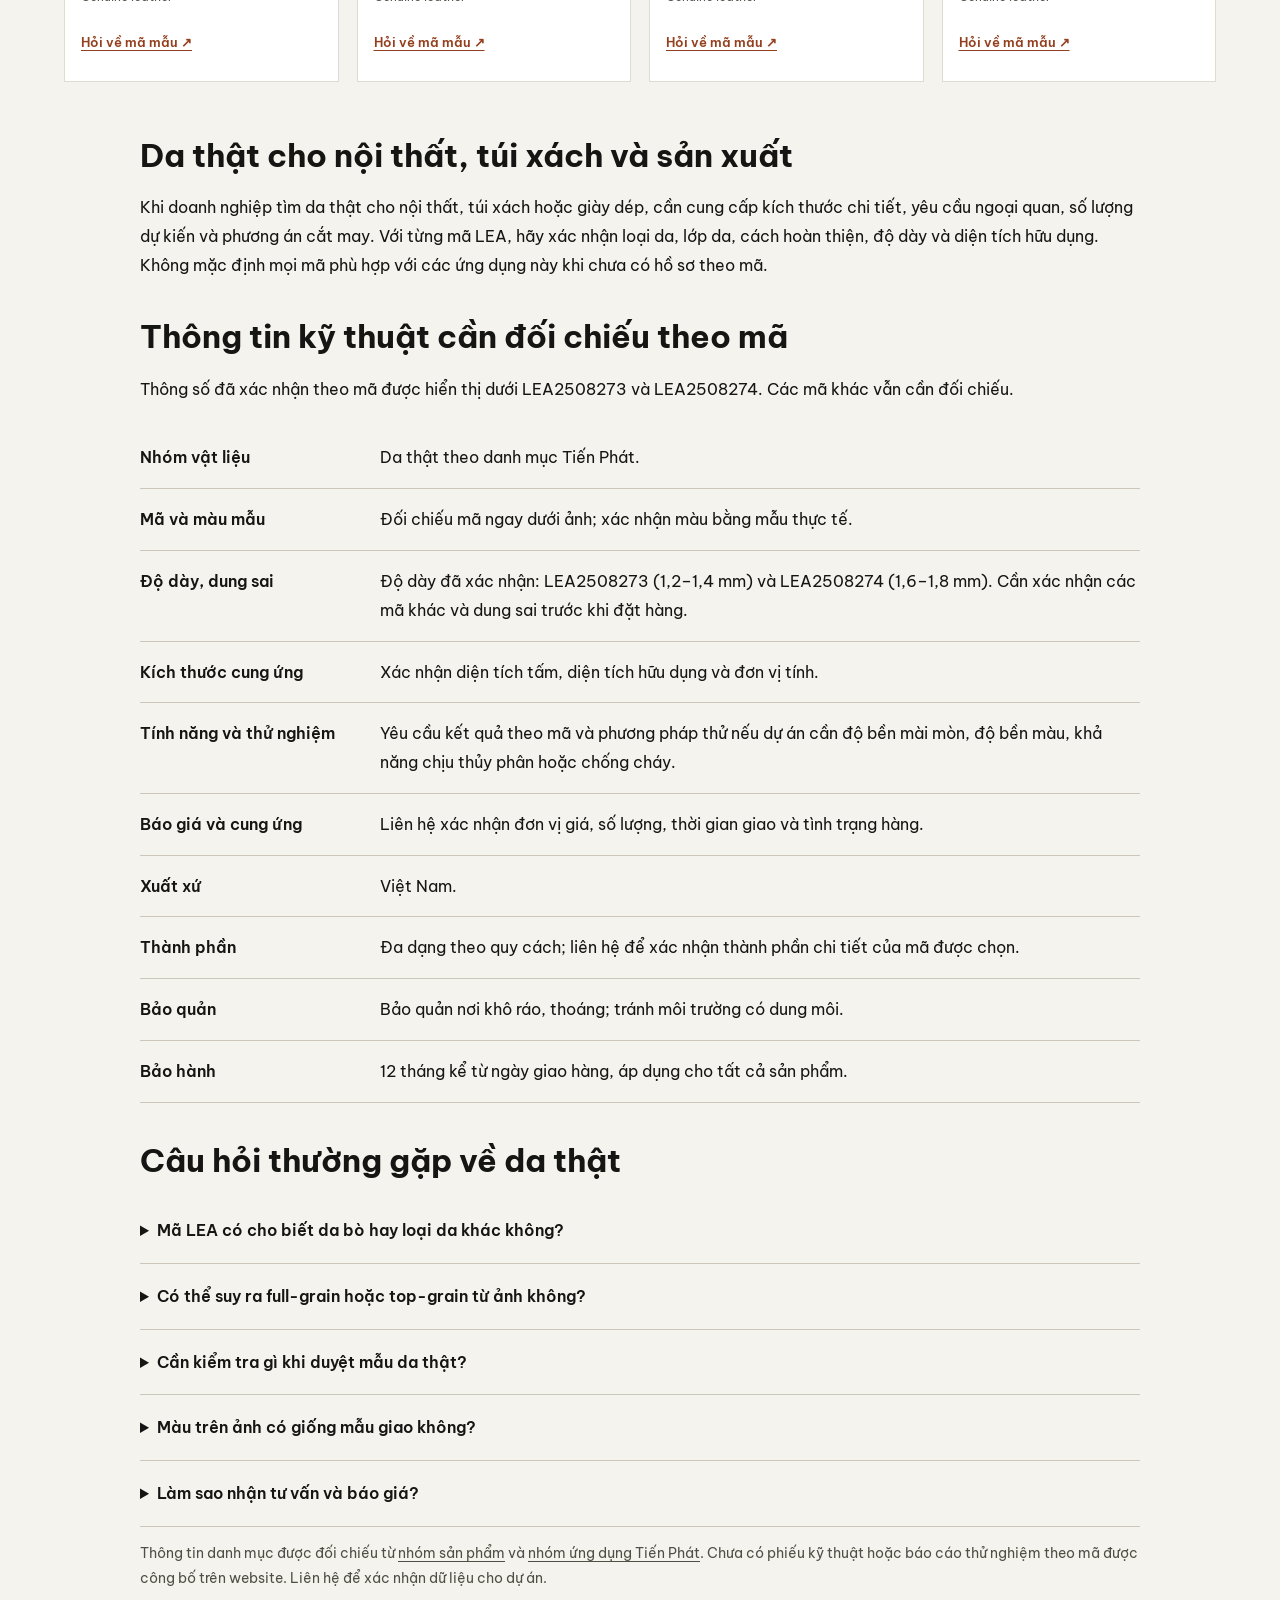
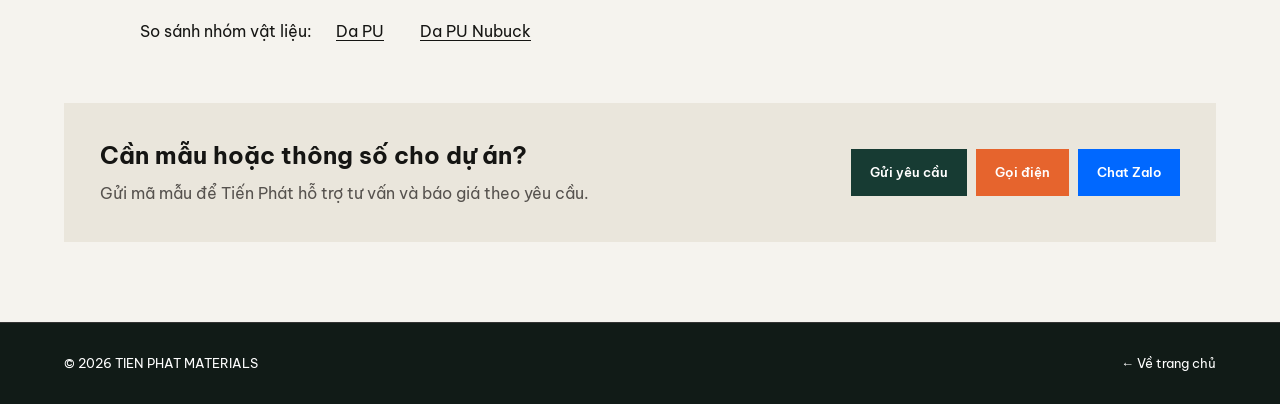
<file: vi/da-that.html>
<!doctype html>
<html lang="vi" data-site-locale="vi">
<head>
  <meta charset="utf-8">
  <meta name="color-scheme" content="light dark">
  <meta name="viewport" content="width=device-width, initial-scale=1">
  <meta name="robots" content="index,follow,max-image-preview:large">
  <title>Nhà cung cấp da thật cho sản xuất | Tiến Phát</title>
  <meta name="description" content="Tiến Phát cung cấp danh mục da thật LEA cho doanh nghiệp tìm vật liệu nội thất, túi xách và giày dép. Xem mẫu, yêu cầu hồ sơ và xác nhận quy cách.">
  <link rel="canonical" href="https://www.tienphat.org/vi/da-that.html">
  <link rel="alternate" hreflang="en" href="https://www.tienphat.org/da-that.html">
  <link rel="alternate" hreflang="vi" href="https://www.tienphat.org/vi/da-that.html">
  <link rel="alternate" hreflang="zh" href="https://www.tienphat.org/zh/da-that.html">
  <link rel="alternate" hreflang="x-default" href="https://www.tienphat.org/da-that.html">
  <link rel="icon" type="image/png" href="/assets/images/modern/logo.png">
  <meta property="og:type" content="website">
  <meta property="og:site_name" content="Tiến Phát Materials">
  <meta property="og:title" content="Nhà cung cấp da thật cho sản xuất | Tiến Phát">
  <meta property="og:description" content="Tiến Phát cung cấp danh mục da thật LEA cho doanh nghiệp tìm vật liệu nội thất, túi xách và giày dép. Xem mẫu, yêu cầu hồ sơ và xác nhận quy cách.">
  <meta property="og:url" content="https://www.tienphat.org/vi/da-that.html">
  <meta property="og:image" content="https://www.tienphat.org/assets/images/seo/da-that-lea2508274-01.webp">
  <meta name="twitter:card" content="summary_large_image">
  <link rel="preconnect" href="https://fonts.googleapis.com">
  <link rel="preconnect" href="https://fonts.gstatic.com" crossorigin>
  <link href="https://fonts.googleapis.com/css2?family=Be+Vietnam+Pro:wght@400;500;600;700&display=swap" rel="stylesheet">
  <link rel="stylesheet" href="/assets/style.css">
  <style>
    .catalog-header{background:#173b33;color:#fff;padding:20px clamp(20px,5vw,76px);display:flex;justify-content:space-between;gap:18px;align-items:center}
    .catalog-header>a:first-child{font-size:19px;font-weight:700;letter-spacing:.05em}.catalog-header nav{display:flex;flex-wrap:wrap;gap:20px;font-size:13px}
    .catalog-hero{background:#173b33;color:#fff;padding:55px clamp(20px,5vw,76px) 70px}
    .catalog-hero .crumb{font-size:13px;color:#c4d1cd;margin:0 0 20px}.catalog-hero h1{font-size:clamp(36px,5vw,68px);line-height:1.08;max-width:900px;margin:0 0 22px}
    .catalog-hero .catalog-desc{max-width:830px;color:#d3ded9;font-size:17px;line-height:1.8}
    .catalog-keywords{color:#e1a481;font-size:13px;letter-spacing:.04em}
    .catalog-main{padding:60px clamp(20px,5vw,76px) 80px}.catalog-note{max-width:950px;color:#5b5b53;font-size:14px;margin:0 0 35px}
    .swatches{display:grid;grid-template-columns:repeat(4,minmax(0,1fr));gap:18px}.swatch{min-width:0;background:#fff;border:1px solid #e0dbd0}
    .swatch>a:first-child{display:block;height:250px;overflow:hidden;background:#ebe7dd}.swatch img{object-fit:cover}
    .swatch-caption{padding:16px}.swatch-caption>span{font-size:11px;color:#807b70}.swatch-caption h3{font-size:19px;line-height:1.3;margin:3px 0 2px;overflow-wrap:anywhere}.swatch-caption p{font-size:12px;color:#777;margin:0 0 14px}
    .swatch-caption>a{font-size:13px;color:#be522a;text-decoration:underline;text-underline-offset:3px;font-weight:600}
    .catalog-cta{background:#eae6dc;padding:36px;margin-top:45px;display:flex;align-items:center;justify-content:space-between;gap:24px}.catalog-cta h2{font-size:24px;line-height:1.35;margin:0 0 8px}.catalog-cta p{margin:0;color:#56524e}
    .catalog-links{display:flex;gap:9px;flex-wrap:wrap}.catalog-links a{border:1px solid #173b33;padding:12px 18px;font-weight:600;font-size:13px;white-space:nowrap}.catalog-links a:first-child{background:#173b33;color:#fff}
    .catalog-footer{background:#111b17;color:#fff;padding:30px clamp(20px,5vw,76px);font-size:13px;display:flex;gap:20px;justify-content:space-between}
    @media(max-width:1050px){.swatches{grid-template-columns:repeat(3,minmax(0,1fr))}}
    @media(max-width:700px){.swatches{grid-template-columns:repeat(2,minmax(0,1fr));gap:12px}.swatch>a:first-child{height:185px}.swatch-caption{padding:12px}.swatch-caption h3{font-size:15px}.catalog-header,.catalog-footer{flex-wrap:wrap}.catalog-hero{padding-top:38px}.catalog-cta{flex-direction:column;align-items:start}}
    @media(max-width:480px){.swatches{grid-template-columns:1fr}.swatch>a:first-child{height:260px}}

.material-guide{max-width:1000px;margin:52px auto 0;line-height:1.8}.material-guide h2{font-size:clamp(23px,3vw,32px);line-height:1.35;margin:36px 0 16px}.material-guide dl{margin:24px 0}.material-guide dl>div{display:grid;grid-template-columns:220px 1fr;padding:16px 0;border-bottom:1px solid #ccc7ba;gap:20px}.material-guide dt{font-weight:600}.material-guide dd{margin:0}.material-guide details{border-bottom:1px solid #ccc7ba}.material-guide summary{cursor:pointer;padding:18px 0;font-weight:600;min-height:48px}.material-guide details p{margin:0 0 20px}.material-guide a{text-decoration:underline;text-underline-offset:3px}.catalog-related{display:flex;flex-wrap:wrap;gap:12px;align-items:center}.catalog-related a{padding:12px}.catalog-evidence{font-size:14px;color:#514e45}.catalog-header nav a,.swatch-caption>a{display:inline-flex;align-items:center;min-height:44px}.catalog-header nav{gap:12px}.swatch-caption p,.swatch-caption>span{color:#59564e}.swatch-caption>a{color:#94401f}.catalog-main :focus-visible,.catalog-header :focus-visible{outline:3px solid #ad4b24;outline-offset:4px}.catalog-hero h1{overflow-wrap:anywhere}@media(max-width:700px){.material-guide dl>div{grid-template-columns:1fr;gap:5px}.catalog-cta{padding:24px 18px}.catalog-links{width:100%}.catalog-links a{white-space:normal;overflow-wrap:anywhere;min-height:48px}.catalog-hero h1 small{display:block;font-size:.55em;margin-top:12px}.catalog-header>a:first-child{font-size:17px}}
.catalog-header{flex-wrap:wrap}.catalog-language{flex-shrink:0}.catalog-language button{min-width:44px;min-height:44px;color:inherit}.catalog-language button.active{color:#ffad80;text-decoration:underline;text-underline-offset:5px}
.catalog-samples-heading{font-size:clamp(22px,3vw,30px);line-height:1.35;margin:32px 0 18px}
@media(max-width:700px){.catalog-header nav{order:3;width:100%;gap:8px 16px;justify-content:flex-start}.catalog-header .catalog-language{order:2;margin-left:auto}.catalog-header nav a{min-height:44px}.catalog-hero .catalog-desc{font-size:16px;line-height:1.65}.catalog-cta{min-width:0}.catalog-related a{min-height:44px;display:inline-flex;align-items:center}}
</style>
  <script type="application/ld+json">{"@context":"https://schema.org","@graph":[{"@type":"CollectionPage","@id":"https://www.tienphat.org/vi/da-that.html#webpage","url":"https://www.tienphat.org/vi/da-that.html","name":"Nhà cung cấp da thật cho sản xuất | Tiến Phát","description":"Tiến Phát cung cấp danh mục da thật LEA cho doanh nghiệp tìm vật liệu nội thất, túi xách và giày dép. Xem mẫu, yêu cầu hồ sơ và xác nhận quy cách.","inLanguage":"vi","isPartOf":{"@id":"https://www.tienphat.org/vi/#website"},"mainEntity":{"@id":"https://www.tienphat.org/vi/da-that.html#samples"}},{"@type":"BreadcrumbList","itemListElement":[{"@type":"ListItem","position":1,"name":"Trang chủ","item":"https://www.tienphat.org/vi/"},{"@type":"ListItem","position":2,"name":"Da thật","item":"https://www.tienphat.org/vi/da-that.html"}]},{"@type":"ItemList","@id":"https://www.tienphat.org/vi/da-that.html#samples","name":"Danh sách mã mẫu da thật LEA","numberOfItems":20,"itemListElement":[{"@type":"ListItem","position":1,"name":"LEA2508274","item":"https://www.tienphat.org/vi/da-that.html#mau-lea2508274-1"},{"@type":"ListItem","position":2,"name":"LEA2508273","item":"https://www.tienphat.org/vi/da-that.html#mau-lea2508273-2"},{"@type":"ListItem","position":3,"name":"LEA2507266","item":"https://www.tienphat.org/vi/da-that.html#mau-lea2507266-3"},{"@type":"ListItem","position":4,"name":"LEA2507267","item":"https://www.tienphat.org/vi/da-that.html#mau-lea2507267-4"},{"@type":"ListItem","position":5,"name":"LEA2507268","item":"https://www.tienphat.org/vi/da-that.html#mau-lea2507268-5"},{"@type":"ListItem","position":6,"name":"LEA2507269","item":"https://www.tienphat.org/vi/da-that.html#mau-lea2507269-6"},{"@type":"ListItem","position":7,"name":"LEA2507270","item":"https://www.tienphat.org/vi/da-that.html#mau-lea2507270-7"},{"@type":"ListItem","position":8,"name":"LEA2507271","item":"https://www.tienphat.org/vi/da-that.html#mau-lea2507271-8"},{"@type":"ListItem","position":9,"name":"LEA2507244","item":"https://www.tienphat.org/vi/da-that.html#mau-lea2507244-9"},{"@type":"ListItem","position":10,"name":"LEA2507245","item":"https://www.tienphat.org/vi/da-that.html#mau-lea2507245-10"},{"@type":"ListItem","position":11,"name":"LEA2507246","item":"https://www.tienphat.org/vi/da-that.html#mau-lea2507246-11"},{"@type":"ListItem","position":12,"name":"LEA2507247","item":"https://www.tienphat.org/vi/da-that.html#mau-lea2507247-12"},{"@type":"ListItem","position":13,"name":"LEA2507248","item":"https://www.tienphat.org/vi/da-that.html#mau-lea2507248-13"},{"@type":"ListItem","position":14,"name":"LEA2507249","item":"https://www.tienphat.org/vi/da-that.html#mau-lea2507249-14"},{"@type":"ListItem","position":15,"name":"LEA2507250","item":"https://www.tienphat.org/vi/da-that.html#mau-lea2507250-15"},{"@type":"ListItem","position":16,"name":"LEA2507251","item":"https://www.tienphat.org/vi/da-that.html#mau-lea2507251-16"},{"@type":"ListItem","position":17,"name":"LEA2507252","item":"https://www.tienphat.org/vi/da-that.html#mau-lea2507252-17"},{"@type":"ListItem","position":18,"name":"LEA2507253","item":"https://www.tienphat.org/vi/da-that.html#mau-lea2507253-18"},{"@type":"ListItem","position":19,"name":"LEA2507254","item":"https://www.tienphat.org/vi/da-that.html#mau-lea2507254-19"},{"@type":"ListItem","position":20,"name":"LEA2507255","item":"https://www.tienphat.org/vi/da-that.html#mau-lea2507255-20"}]}]}</script>
  <link rel="stylesheet" href="/assets/theme.css">
</head>
<body>
  <header class="catalog-header"><a href="https://www.tienphat.org/vi/" aria-label="Trang chủ Tiến Phát">TIẾN PHÁT <small>MATERIALS</small></a><nav aria-label="Các danh mục"><a href="https://www.tienphat.org/vi/">Trang chủ</a><a href="https://www.tienphat.org/vi/#products">Danh mục</a><a href="https://www.tienphat.org/vi/#contact">Liên hệ</a></nav></header>
  <main>
    <section class="catalog-hero"><p class="crumb"><a href="https://www.tienphat.org/vi/">Trang chủ</a> / <a href="https://www.tienphat.org/vi/#products">Sản phẩm</a> / Da thật</p><p class="section-kicker">DANH MỤC MẪU VẬT LIỆU</p><h1>Nhà cung cấp da thật cho nội thất &amp; sản xuất</h1><p class="catalog-desc">Tiến Phát giới thiệu bộ mẫu da thật LEA cho doanh nghiệp tìm nguồn vật liệu trong ngành nội thất, túi xách và giày dép. Các mã LEA2508274, LEA2508273 và LEA2507266 giúp xác định đúng mẫu khi trao đổi. Loại da, lớp da, quy cách và mức độ phù hợp với từng ứng dụng cần được xác nhận bằng mẫu thực tế và hồ sơ kỹ thuật.</p><p class="catalog-keywords">Tiến Phát Materials · Nhà cung cấp da thật tại Việt Nam · Mẫu LEA cho dự án sản xuất</p></section>
    <section class="catalog-main" aria-label="Các mã mẫu Da thật"><p class="catalog-note">Các hình ảnh và mã mẫu dưới đây phục vụ tham khảo. Màu sắc có thể khác trên màn hình; thông số kỹ thuật, mẫu thực tế và khả năng cung ứng cần được xác nhận trực tiếp trước khi đặt hàng.</p><aside class="buyer-guide" aria-label="B2B sourcing guidance"><h2>Da thật: mô tả mục đích sử dụng</h2><p>Dự án nội thất, túi xách và giày dép có yêu cầu vật liệu khác nhau. Ảnh mã LEA không xác nhận loại da, cấp da, độ dày hoặc tính phù hợp.</p><p>Gửi mã LEA, ứng dụng, kích thước chi tiết và số lượng dự kiến. Cần xác nhận loại da, bề mặt và diện tích hữu dụng trước khi đặt hàng.</p></aside>
<h2 class="catalog-samples-heading" id="sample-collection">Danh sách mã mẫu da thật LEA</h2>
<div class="swatches">
    <article class="swatch" id="mau-lea2508274-1"><a href="#mau-lea2508274-1" aria-label="Mã mẫu LEA2508274"><img src="/assets/images/seo/da-that-lea2508274-01.webp" loading="lazy" decoding="async" alt="Mẫu da thật mã LEA2508274 – Tiến Phát" width="480" height="1040"></a><div class="swatch-caption"><span>Mẫu 1</span><h3>LEA2508274</h3><p>Genuine leather</p><ul class="sample-verified-spec" aria-label="Thông số theo mã"><li><span>Màu sắc</span><strong>Đen</strong></li><li><span>Vân</span><strong>Tumble</strong></li><li><span>Độ dày</span><strong>1.6–1.8 mm</strong></li><li><span>Đơn vị tính</span><strong>SF (square feet)</strong></li></ul><a href="https://www.tienphat.org/vi/?material=leather&amp;sample=LEA2508274&amp;source=da-that.html#contact" aria-label="Liên hệ về mẫu LEA2508274">Hỏi về mã mẫu ↗</a></div></article>
<article class="swatch" id="mau-lea2508273-2"><a href="#mau-lea2508273-2" aria-label="Mã mẫu LEA2508273"><img src="/assets/images/seo/da-that-lea2508273-01.webp" loading="lazy" decoding="async" alt="Mẫu da thật mã LEA2508273 – Tiến Phát" width="480" height="1040"></a><div class="swatch-caption"><span>Mẫu 2</span><h3>LEA2508273</h3><p>Genuine leather</p><ul class="sample-verified-spec" aria-label="Thông số theo mã"><li><span>Màu sắc</span><strong>Đen</strong></li><li><span>Vân</span><strong>Nappa</strong></li><li><span>Độ dày</span><strong>1.2–1.4 mm</strong></li><li><span>Đơn vị tính</span><strong>SF (square feet)</strong></li></ul><a href="https://www.tienphat.org/vi/?material=leather&amp;sample=LEA2508273&amp;source=da-that.html#contact" aria-label="Liên hệ về mẫu LEA2508273">Hỏi về mã mẫu ↗</a></div></article>
<article class="swatch" id="mau-lea2507266-3"><a href="#mau-lea2507266-3" aria-label="Mã mẫu LEA2507266"><img src="/assets/images/seo/da-that-lea2507266-01.webp" loading="lazy" decoding="async" alt="Mẫu da thật mã LEA2507266 – Tiến Phát" width="780" height="1040"></a><div class="swatch-caption"><span>Mẫu 3</span><h3>LEA2507266</h3><p>Genuine leather</p><a href="https://www.tienphat.org/vi/?material=leather&amp;sample=LEA2507266&amp;source=da-that.html#contact" aria-label="Liên hệ về mẫu LEA2507266">Hỏi về mã mẫu ↗</a></div></article>
<article class="swatch" id="mau-lea2507267-4"><a href="#mau-lea2507267-4" aria-label="Mã mẫu LEA2507267"><img src="/assets/images/seo/da-that-lea2507267-01.webp" loading="lazy" decoding="async" alt="Mẫu da thật mã LEA2507267 – Tiến Phát" width="780" height="1040"></a><div class="swatch-caption"><span>Mẫu 4</span><h3>LEA2507267</h3><p>Genuine leather</p><a href="https://www.tienphat.org/vi/?material=leather&amp;sample=LEA2507267&amp;source=da-that.html#contact" aria-label="Liên hệ về mẫu LEA2507267">Hỏi về mã mẫu ↗</a></div></article>
<article class="swatch" id="mau-lea2507268-5"><a href="#mau-lea2507268-5" aria-label="Mã mẫu LEA2507268"><img src="/assets/images/seo/da-that-lea2507268-01.webp" loading="lazy" decoding="async" alt="Mẫu da thật mã LEA2507268 – Tiến Phát" width="780" height="1040"></a><div class="swatch-caption"><span>Mẫu 5</span><h3>LEA2507268</h3><p>Genuine leather</p><a href="https://www.tienphat.org/vi/?material=leather&amp;sample=LEA2507268&amp;source=da-that.html#contact" aria-label="Liên hệ về mẫu LEA2507268">Hỏi về mã mẫu ↗</a></div></article>
<article class="swatch" id="mau-lea2507269-6"><a href="#mau-lea2507269-6" aria-label="Mã mẫu LEA2507269"><img src="/assets/images/seo/da-that-lea2507269-01.webp" loading="lazy" decoding="async" alt="Mẫu da thật mã LEA2507269 – Tiến Phát" width="780" height="1040"></a><div class="swatch-caption"><span>Mẫu 6</span><h3>LEA2507269</h3><p>Genuine leather</p><a href="https://www.tienphat.org/vi/?material=leather&amp;sample=LEA2507269&amp;source=da-that.html#contact" aria-label="Liên hệ về mẫu LEA2507269">Hỏi về mã mẫu ↗</a></div></article>
<article class="swatch" id="mau-lea2507270-7"><a href="#mau-lea2507270-7" aria-label="Mã mẫu LEA2507270"><img src="/assets/images/seo/da-that-lea2507270-01.webp" loading="lazy" decoding="async" alt="Mẫu da thật mã LEA2507270 – Tiến Phát" width="780" height="1040"></a><div class="swatch-caption"><span>Mẫu 7</span><h3>LEA2507270</h3><p>Genuine leather</p><a href="https://www.tienphat.org/vi/?material=leather&amp;sample=LEA2507270&amp;source=da-that.html#contact" aria-label="Liên hệ về mẫu LEA2507270">Hỏi về mã mẫu ↗</a></div></article>
<article class="swatch" id="mau-lea2507271-8"><a href="#mau-lea2507271-8" aria-label="Mã mẫu LEA2507271"><img src="/assets/images/seo/da-that-lea2507271-01.webp" loading="lazy" decoding="async" alt="Mẫu da thật mã LEA2507271 – Tiến Phát" width="780" height="1040"></a><div class="swatch-caption"><span>Mẫu 8</span><h3>LEA2507271</h3><p>Genuine leather</p><a href="https://www.tienphat.org/vi/?material=leather&amp;sample=LEA2507271&amp;source=da-that.html#contact" aria-label="Liên hệ về mẫu LEA2507271">Hỏi về mã mẫu ↗</a></div></article>
<article class="swatch" id="mau-lea2507244-9"><a href="#mau-lea2507244-9" aria-label="Mã mẫu LEA2507244"><img src="/assets/images/seo/da-that-lea2507244-01.webp" loading="lazy" decoding="async" alt="Mẫu da thật mã LEA2507244 – Tiến Phát" width="780" height="1040"></a><div class="swatch-caption"><span>Mẫu 9</span><h3>LEA2507244</h3><p>Genuine leather</p><a href="https://www.tienphat.org/vi/?material=leather&amp;sample=LEA2507244&amp;source=da-that.html#contact" aria-label="Liên hệ về mẫu LEA2507244">Hỏi về mã mẫu ↗</a></div></article>
<article class="swatch" id="mau-lea2507245-10"><a href="#mau-lea2507245-10" aria-label="Mã mẫu LEA2507245"><img src="/assets/images/seo/da-that-lea2507245-01.webp" loading="lazy" decoding="async" alt="Mẫu da thật mã LEA2507245 – Tiến Phát" width="780" height="1040"></a><div class="swatch-caption"><span>Mẫu 10</span><h3>LEA2507245</h3><p>Genuine leather</p><a href="https://www.tienphat.org/vi/?material=leather&amp;sample=LEA2507245&amp;source=da-that.html#contact" aria-label="Liên hệ về mẫu LEA2507245">Hỏi về mã mẫu ↗</a></div></article>
<article class="swatch" id="mau-lea2507246-11"><a href="#mau-lea2507246-11" aria-label="Mã mẫu LEA2507246"><img src="/assets/images/seo/da-that-lea2507246-01.webp" loading="lazy" decoding="async" alt="Mẫu da thật mã LEA2507246 – Tiến Phát" width="780" height="1040"></a><div class="swatch-caption"><span>Mẫu 11</span><h3>LEA2507246</h3><p>Genuine leather</p><a href="https://www.tienphat.org/vi/?material=leather&amp;sample=LEA2507246&amp;source=da-that.html#contact" aria-label="Liên hệ về mẫu LEA2507246">Hỏi về mã mẫu ↗</a></div></article>
<article class="swatch" id="mau-lea2507247-12"><a href="#mau-lea2507247-12" aria-label="Mã mẫu LEA2507247"><img src="/assets/images/seo/da-that-lea2507247-01.webp" loading="lazy" decoding="async" alt="Mẫu da thật mã LEA2507247 – Tiến Phát" width="780" height="1040"></a><div class="swatch-caption"><span>Mẫu 12</span><h3>LEA2507247</h3><p>Genuine leather</p><a href="https://www.tienphat.org/vi/?material=leather&amp;sample=LEA2507247&amp;source=da-that.html#contact" aria-label="Liên hệ về mẫu LEA2507247">Hỏi về mã mẫu ↗</a></div></article>
<article class="swatch" id="mau-lea2507248-13"><a href="#mau-lea2507248-13" aria-label="Mã mẫu LEA2507248"><img src="/assets/images/seo/da-that-lea2507248-01.webp" loading="lazy" decoding="async" alt="Mẫu da thật mã LEA2507248 – Tiến Phát" width="780" height="1040"></a><div class="swatch-caption"><span>Mẫu 13</span><h3>LEA2507248</h3><p>Genuine leather</p><a href="https://www.tienphat.org/vi/?material=leather&amp;sample=LEA2507248&amp;source=da-that.html#contact" aria-label="Liên hệ về mẫu LEA2507248">Hỏi về mã mẫu ↗</a></div></article>
<article class="swatch" id="mau-lea2507249-14"><a href="#mau-lea2507249-14" aria-label="Mã mẫu LEA2507249"><img src="/assets/images/seo/da-that-lea2507249-01.webp" loading="lazy" decoding="async" alt="Mẫu da thật mã LEA2507249 – Tiến Phát" width="780" height="1040"></a><div class="swatch-caption"><span>Mẫu 14</span><h3>LEA2507249</h3><p>Genuine leather</p><a href="https://www.tienphat.org/vi/?material=leather&amp;sample=LEA2507249&amp;source=da-that.html#contact" aria-label="Liên hệ về mẫu LEA2507249">Hỏi về mã mẫu ↗</a></div></article>
<article class="swatch" id="mau-lea2507250-15"><a href="#mau-lea2507250-15" aria-label="Mã mẫu LEA2507250"><img src="/assets/images/seo/da-that-lea2507250-01.webp" loading="lazy" decoding="async" alt="Mẫu da thật mã LEA2507250 – Tiến Phát" width="780" height="1040"></a><div class="swatch-caption"><span>Mẫu 15</span><h3>LEA2507250</h3><p>Genuine leather</p><a href="https://www.tienphat.org/vi/?material=leather&amp;sample=LEA2507250&amp;source=da-that.html#contact" aria-label="Liên hệ về mẫu LEA2507250">Hỏi về mã mẫu ↗</a></div></article>
<article class="swatch" id="mau-lea2507251-16"><a href="#mau-lea2507251-16" aria-label="Mã mẫu LEA2507251"><img src="/assets/images/seo/da-that-lea2507251-01.webp" loading="lazy" decoding="async" alt="Mẫu da thật mã LEA2507251 – Tiến Phát" width="780" height="1040"></a><div class="swatch-caption"><span>Mẫu 16</span><h3>LEA2507251</h3><p>Genuine leather</p><a href="https://www.tienphat.org/vi/?material=leather&amp;sample=LEA2507251&amp;source=da-that.html#contact" aria-label="Liên hệ về mẫu LEA2507251">Hỏi về mã mẫu ↗</a></div></article>
<article class="swatch" id="mau-lea2507252-17"><a href="#mau-lea2507252-17" aria-label="Mã mẫu LEA2507252"><img src="/assets/images/seo/da-that-lea2507252-01.webp" loading="lazy" decoding="async" alt="Mẫu da thật mã LEA2507252 – Tiến Phát" width="780" height="1040"></a><div class="swatch-caption"><span>Mẫu 17</span><h3>LEA2507252</h3><p>Genuine leather</p><a href="https://www.tienphat.org/vi/?material=leather&amp;sample=LEA2507252&amp;source=da-that.html#contact" aria-label="Liên hệ về mẫu LEA2507252">Hỏi về mã mẫu ↗</a></div></article>
<article class="swatch" id="mau-lea2507253-18"><a href="#mau-lea2507253-18" aria-label="Mã mẫu LEA2507253"><img src="/assets/images/seo/da-that-lea2507253-01.webp" loading="lazy" decoding="async" alt="Mẫu da thật mã LEA2507253 – Tiến Phát" width="780" height="1040"></a><div class="swatch-caption"><span>Mẫu 18</span><h3>LEA2507253</h3><p>Genuine leather</p><a href="https://www.tienphat.org/vi/?material=leather&amp;sample=LEA2507253&amp;source=da-that.html#contact" aria-label="Liên hệ về mẫu LEA2507253">Hỏi về mã mẫu ↗</a></div></article>
<article class="swatch" id="mau-lea2507254-19"><a href="#mau-lea2507254-19" aria-label="Mã mẫu LEA2507254"><img src="/assets/images/seo/da-that-lea2507254-01.webp" loading="lazy" decoding="async" alt="Mẫu da thật mã LEA2507254 – Tiến Phát" width="780" height="1040"></a><div class="swatch-caption"><span>Mẫu 19</span><h3>LEA2507254</h3><p>Genuine leather</p><a href="https://www.tienphat.org/vi/?material=leather&amp;sample=LEA2507254&amp;source=da-that.html#contact" aria-label="Liên hệ về mẫu LEA2507254">Hỏi về mã mẫu ↗</a></div></article>
<article class="swatch" id="mau-lea2507255-20"><a href="#mau-lea2507255-20" aria-label="Mã mẫu LEA2507255"><img src="/assets/images/seo/da-that-lea2507255-01.webp" loading="lazy" decoding="async" alt="Mẫu da thật mã LEA2507255 – Tiến Phát" width="780" height="1040"></a><div class="swatch-caption"><span>Mẫu 20</span><h3>LEA2507255</h3><p>Genuine leather</p><a href="https://www.tienphat.org/vi/?material=leather&amp;sample=LEA2507255&amp;source=da-that.html#contact" aria-label="Liên hệ về mẫu LEA2507255">Hỏi về mã mẫu ↗</a></div></article>
    </div>
    <section class="material-guide" aria-label="Hướng dẫn chọn da thật"><h2>Da thật cho nội thất, túi xách và sản xuất</h2><p>Khi doanh nghiệp tìm da thật cho nội thất, túi xách hoặc giày dép, cần cung cấp kích thước chi tiết, yêu cầu ngoại quan, số lượng dự kiến và phương án cắt may. Với từng mã LEA, hãy xác nhận loại da, lớp da, cách hoàn thiện, độ dày và diện tích hữu dụng. Không mặc định mọi mã phù hợp với các ứng dụng này khi chưa có hồ sơ theo mã.</p><h2>Thông tin kỹ thuật cần đối chiếu theo mã</h2><p>Thông số đã xác nhận theo mã được hiển thị dưới LEA2508273 và LEA2508274. Các mã khác vẫn cần đối chiếu.</p><dl><div><dt>Nhóm vật liệu</dt><dd>Da thật theo danh mục Tiến Phát.</dd></div><div><dt>Mã và màu mẫu</dt><dd>Đối chiếu mã ngay dưới ảnh; xác nhận màu bằng mẫu thực tế.</dd></div><div><dt>Độ dày, dung sai</dt><dd>Độ dày đã xác nhận: LEA2508273 (1,2–1,4 mm) và LEA2508274 (1,6–1,8 mm). Cần xác nhận các mã khác và dung sai trước khi đặt hàng.</dd></div><div><dt>Kích thước cung ứng</dt><dd>Xác nhận diện tích tấm, diện tích hữu dụng và đơn vị tính.</dd></div><div><dt>Tính năng và thử nghiệm</dt><dd>Yêu cầu kết quả theo mã và phương pháp thử nếu dự án cần độ bền mài mòn, độ bền màu, khả năng chịu thủy phân hoặc chống cháy.</dd></div><div><dt>Báo giá và cung ứng</dt><dd>Liên hệ xác nhận đơn vị giá, số lượng, thời gian giao và tình trạng hàng.</dd></div><div><dt>Xuất xứ</dt><dd>Việt Nam.</dd></div><div><dt>Thành phần</dt><dd>Đa dạng theo quy cách; liên hệ để xác nhận thành phần chi tiết của mã được chọn.</dd></div><div><dt>Bảo quản</dt><dd>Bảo quản nơi khô ráo, thoáng; tránh môi trường có dung môi.</dd></div><div><dt>Bảo hành</dt><dd>12 tháng kể từ ngày giao hàng, áp dụng cho tất cả sản phẩm.</dd></div></dl><h2>Câu hỏi thường gặp về da thật</h2><details><summary>Mã LEA có cho biết da bò hay loại da khác không?</summary><p>Trang danh mục hiện chỉ nêu nhóm da thật và mã mẫu LEA. Chưa có thông tin xác nhận loài, lớp da, xuất xứ hoặc phương pháp thuộc của từng mã; cần yêu cầu hồ sơ trước khi đặt hàng.</p></details><details><summary>Có thể suy ra full-grain hoặc top-grain từ ảnh không?</summary><p>Không nên dùng ảnh danh mục làm căn cứ xác nhận phân hạng hoặc cách hoàn thiện. Hãy yêu cầu mô tả kỹ thuật của mã LEA và đối chiếu mẫu thực tế.</p></details><details><summary>Cần kiểm tra gì khi duyệt mẫu da thật?</summary><p>Hãy kiểm tra bề mặt, màu dưới ánh sáng thực tế, độ dày và dung sai, kích thước hoặc diện tích hữu dụng, cùng tiêu chí chấp nhận ngoại quan. Các giá trị cần được thống nhất theo lô và mục đích sử dụng.</p></details><details><summary>Màu trên ảnh có giống mẫu giao không?</summary><p>Màu hiển thị phụ thuộc màn hình và ánh sáng chụp. Hãy duyệt mẫu thực tế, xác nhận mã màu và đối chiếu lô hàng trước khi sản xuất số lượng lớn.</p></details><details><summary>Làm sao nhận tư vấn và báo giá?</summary><p>Gửi mã mẫu, ứng dụng, số lượng dự kiến và yêu cầu kỹ thuật qua biểu mẫu liên hệ hoặc Zalo 0931 792 811. Giá, mẫu thực tế và khả năng cung ứng cần được xác nhận trực tiếp.</p></details><p class="catalog-evidence">Thông tin danh mục được đối chiếu từ <a href="./#products">nhóm sản phẩm</a> và <a href="./#applications">nhóm ứng dụng Tiến Phát</a>. Chưa có phiếu kỹ thuật hoặc báo cáo thử nghiệm theo mã được công bố trên website. Liên hệ để xác nhận dữ liệu cho dự án.</p><nav class="catalog-related" aria-label="Vật liệu liên quan">So sánh nhóm vật liệu: <a href="da-pu-pho-thong.html">Da PU</a><a href="da-pu-nubuck.html">Da PU Nubuck</a></nav></section>
<div class="catalog-cta"><div><h2>Cần mẫu hoặc thông số cho dự án?</h2><p>Gửi mã mẫu để Tiến Phát hỗ trợ tư vấn và báo giá theo yêu cầu.</p></div><div class="catalog-links"><a href="https://www.tienphat.org/vi/?material=leather&amp;source=da-that.html#contact">Gửi yêu cầu</a><a class="contact-call" href="tel:+84931792811">Gọi điện</a><a class="contact-zalo" href="https://zalo.me/0931792811" target="_blank" rel="noopener noreferrer">Chat Zalo</a></div></div></section>
  </main>
  <footer class="catalog-footer"><span>© 2026 TIEN PHAT MATERIALS</span><a href="https://www.tienphat.org/vi/">← Về trang chủ</a></footer>
<script src="/assets/language.js"></script>
<script src="/assets/catalog-language.js"></script>
<script src="/assets/contact.js"></script>
</body>
</html>
</file>
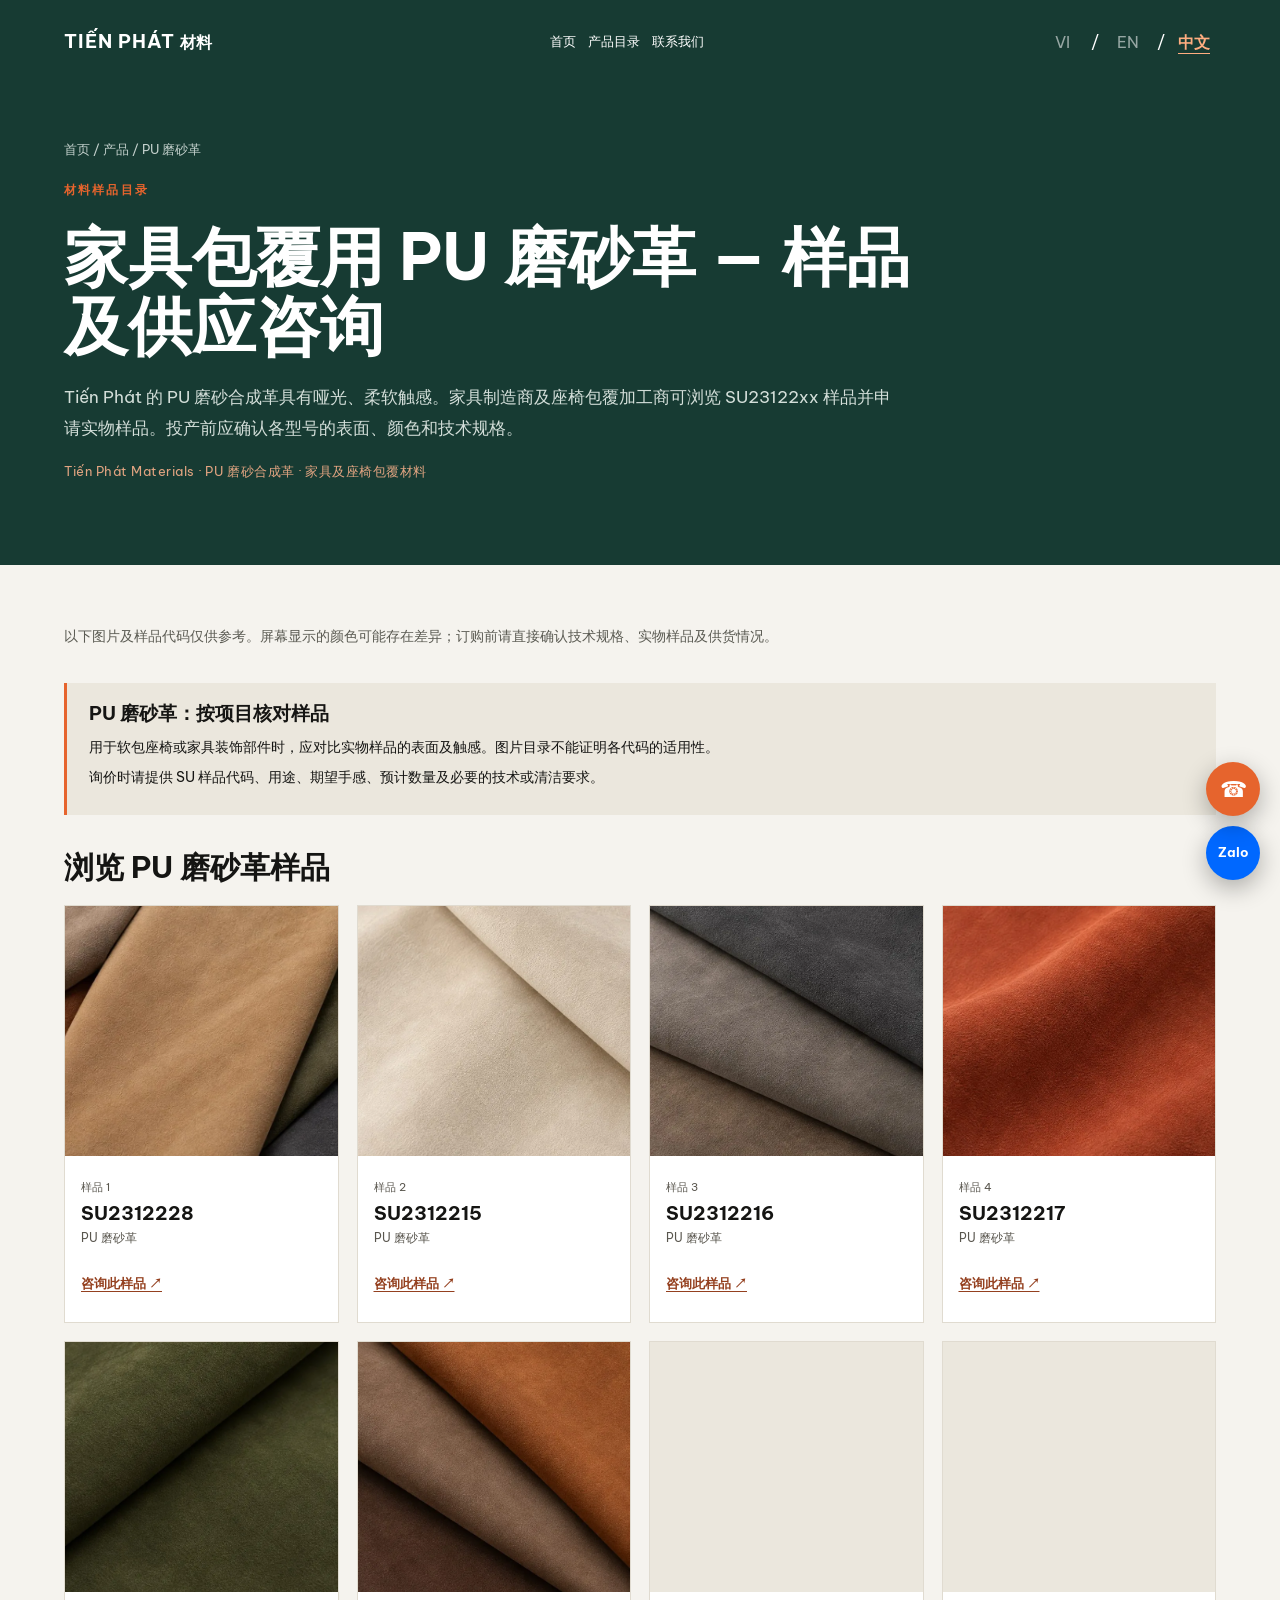
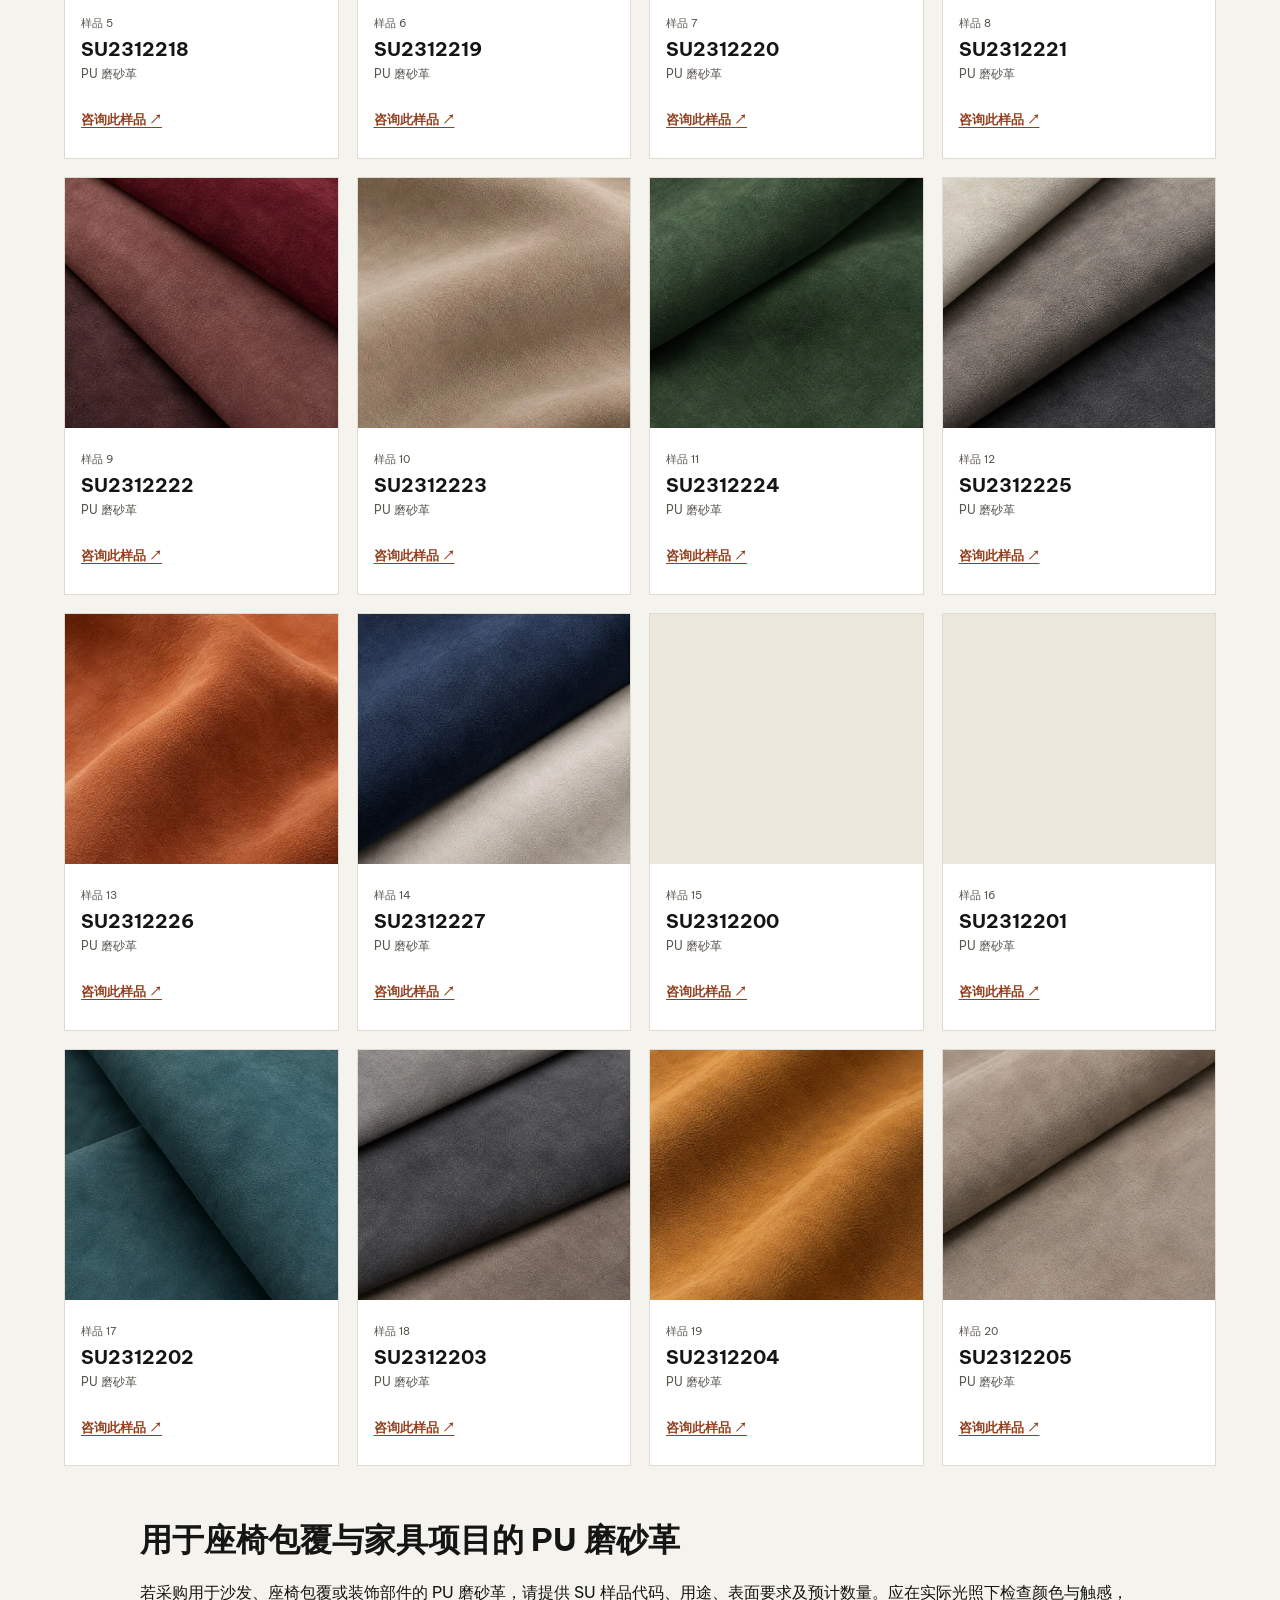
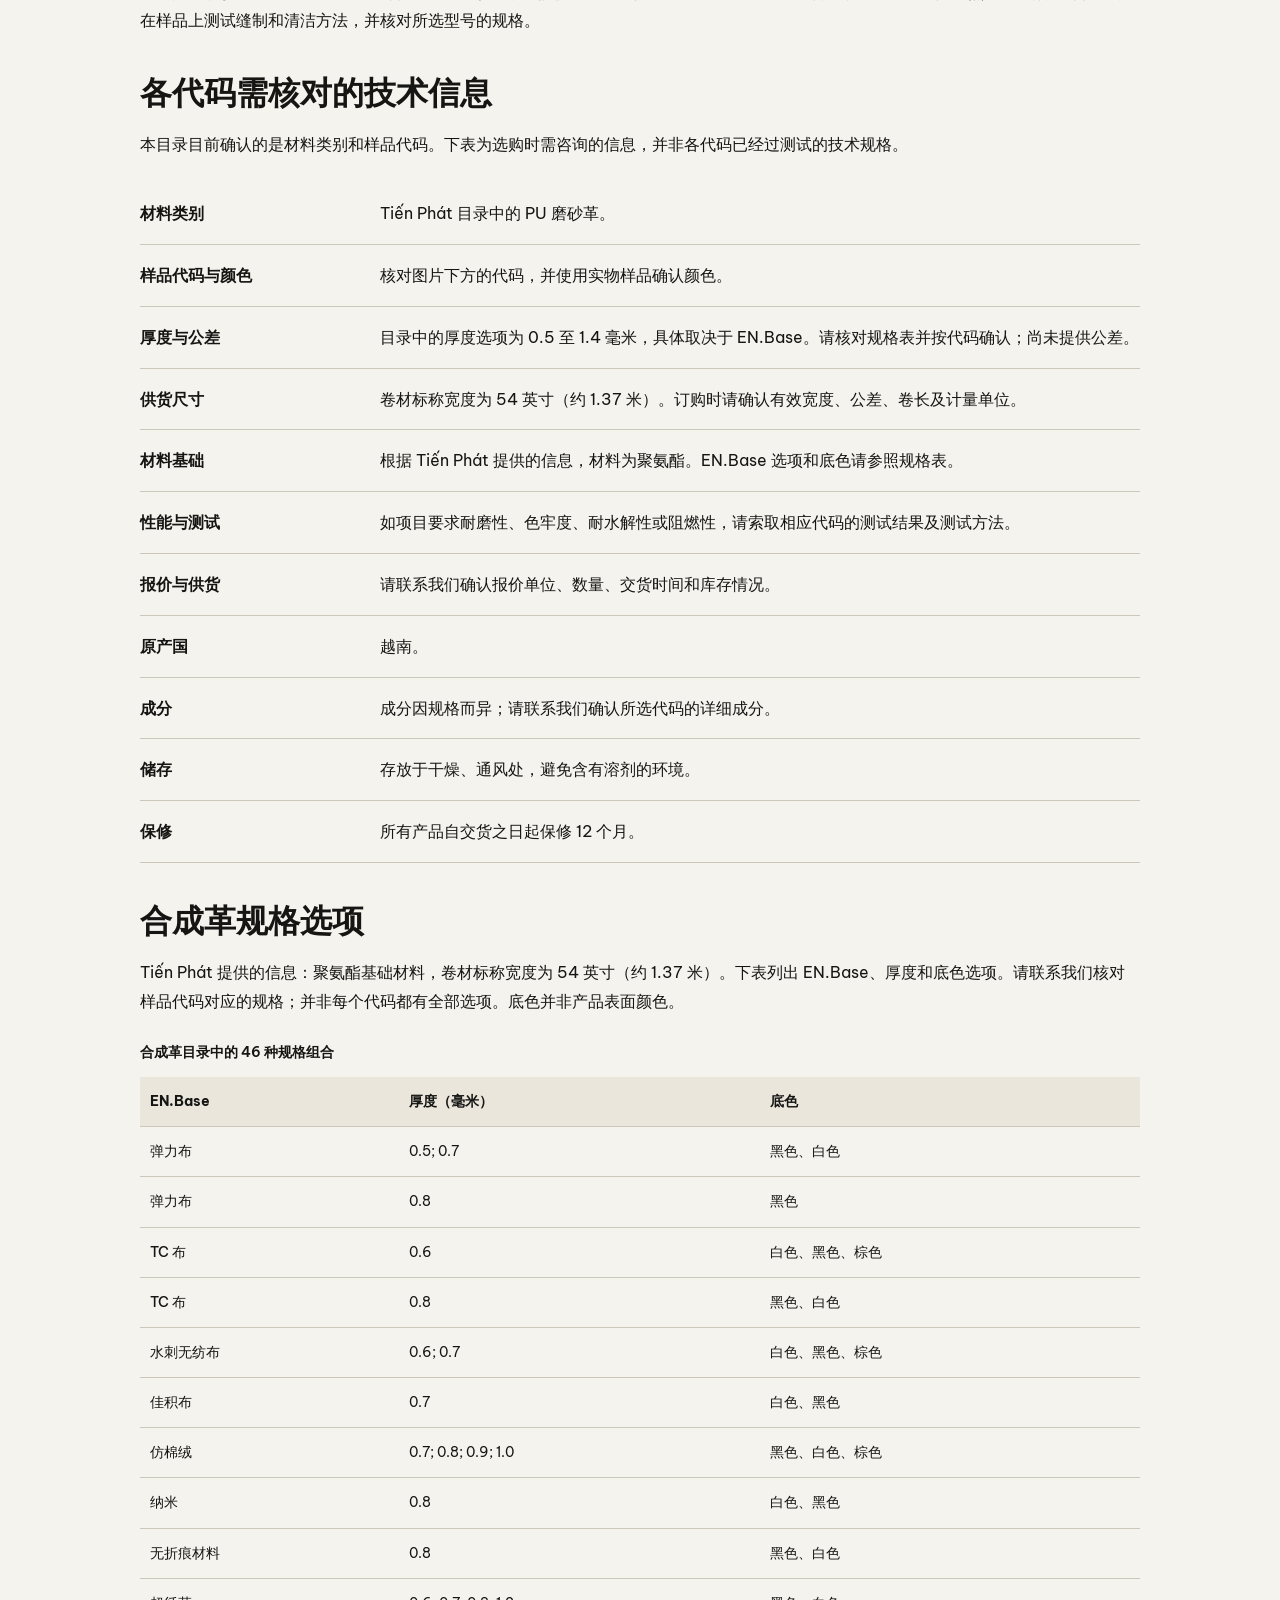
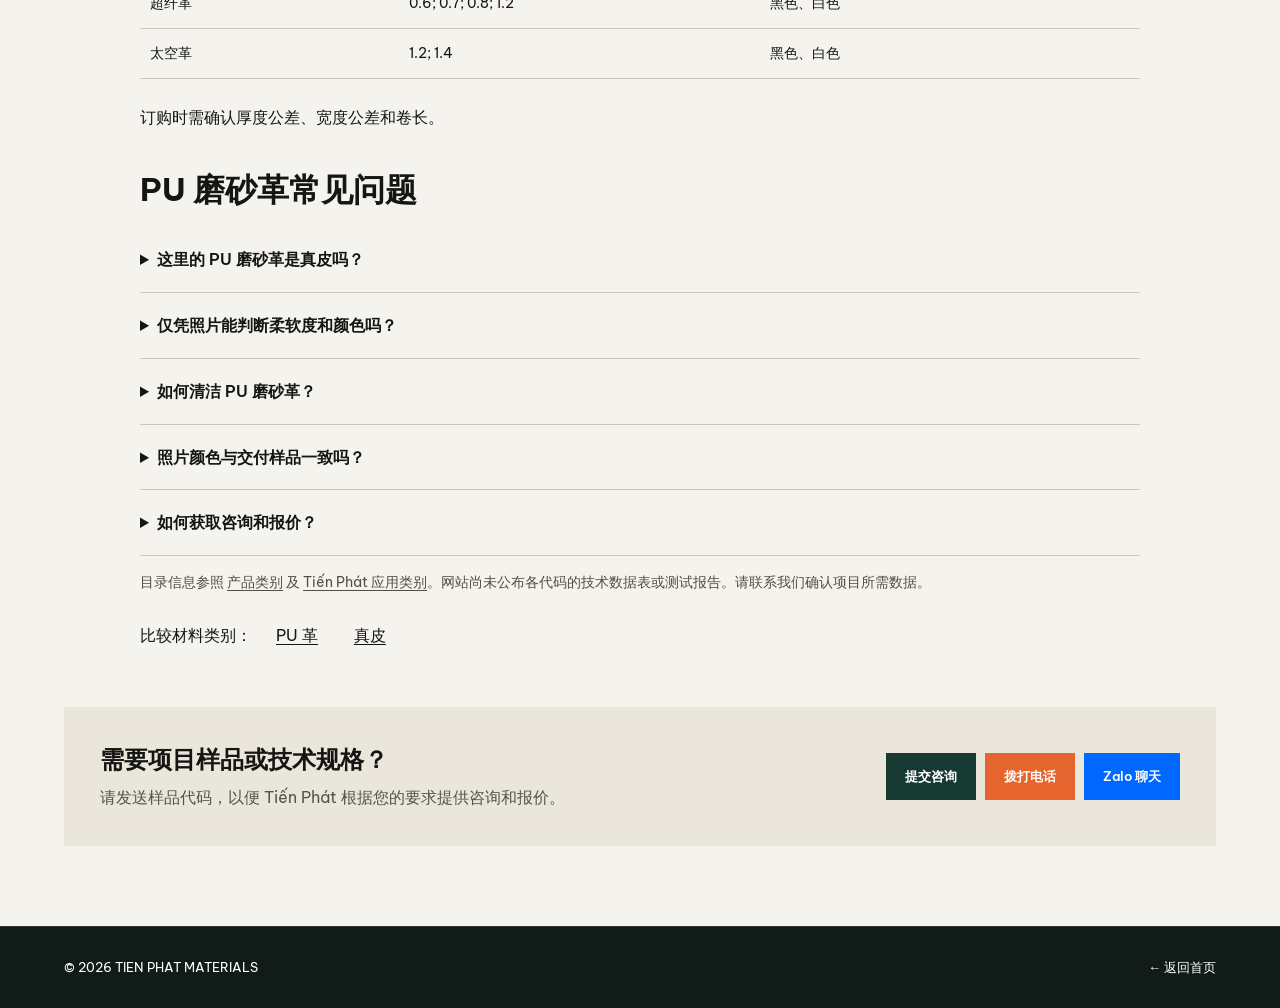
<file: zh/da-pu-nubuck.html>
<!doctype html>
<html lang="zh" data-site-locale="zh">
<head>
  <meta charset="utf-8">
  <meta name="color-scheme" content="light dark">
  <meta name="viewport" content="width=device-width, initial-scale=1">
  <meta name="robots" content="index,follow,max-image-preview:large">
  <title>PU 磨砂合成革供应商 | 越南 Tiến Phát</title>
  <meta name="description" content="浏览 Tiến Phát 的 PU 磨砂合成革系列，了解柔软触感和哑光效果。查看 SU 系列样品并咨询项目规格。">
  <link rel="canonical" href="https://www.tienphat.org/zh/da-pu-nubuck.html">
  <link rel="alternate" hreflang="en" href="https://www.tienphat.org/da-pu-nubuck.html">
  <link rel="alternate" hreflang="vi" href="https://www.tienphat.org/vi/da-pu-nubuck.html">
  <link rel="alternate" hreflang="zh" href="https://www.tienphat.org/zh/da-pu-nubuck.html">
  <link rel="alternate" hreflang="x-default" href="https://www.tienphat.org/da-pu-nubuck.html">
  <link rel="icon" type="image/png" href="/assets/images/modern/logo.png">
  <meta property="og:type" content="website">
  <meta property="og:site_name" content="Tiến Phát Materials">
  <meta property="og:title" content="PU 磨砂合成革供应商 | 越南 Tiến Phát">
  <meta property="og:description" content="浏览 Tiến Phát 的 PU 磨砂合成革系列，了解柔软触感和哑光效果。查看 SU 系列样品并咨询项目规格。">
  <meta property="og:url" content="https://www.tienphat.org/zh/da-pu-nubuck.html">
  <meta property="og:image" content="https://www.tienphat.org/assets/images/seo/da-pu-nubuck-su2312228-01.webp">
  <meta name="twitter:card" content="summary_large_image">
  <link rel="preconnect" href="https://fonts.googleapis.com">
  <link rel="preconnect" href="https://fonts.gstatic.com" crossorigin>
  <link href="https://fonts.googleapis.com/css2?family=Be+Vietnam+Pro:wght@400;500;600;700&display=swap" rel="stylesheet">
  <link rel="stylesheet" href="/assets/style.css">
  <style>
    .catalog-header{background:#173b33;color:#fff;padding:20px clamp(20px,5vw,76px);display:flex;justify-content:space-between;gap:18px;align-items:center}
    .catalog-header>a:first-child{font-size:19px;font-weight:700;letter-spacing:.05em}.catalog-header nav{display:flex;flex-wrap:wrap;gap:20px;font-size:13px}
    .catalog-hero{background:#173b33;color:#fff;padding:55px clamp(20px,5vw,76px) 70px}
    .catalog-hero .crumb{font-size:13px;color:#c4d1cd;margin:0 0 20px}.catalog-hero h1{font-size:clamp(36px,5vw,68px);line-height:1.08;max-width:900px;margin:0 0 22px}
    .catalog-hero .catalog-desc{max-width:830px;color:#d3ded9;font-size:17px;line-height:1.8}
    .catalog-keywords{color:#e1a481;font-size:13px;letter-spacing:.04em}
    .catalog-main{padding:60px clamp(20px,5vw,76px) 80px}.catalog-note{max-width:950px;color:#5b5b53;font-size:14px;margin:0 0 35px}
    .swatches{display:grid;grid-template-columns:repeat(4,minmax(0,1fr));gap:18px}.swatch{min-width:0;background:#fff;border:1px solid #e0dbd0}
    .swatch>a:first-child{display:block;height:250px;overflow:hidden;background:#ebe7dd}.swatch img{object-fit:cover}
    .swatch-caption{padding:16px}.swatch-caption>span{font-size:11px;color:#807b70}.swatch-caption h3{font-size:19px;line-height:1.3;margin:3px 0 2px;overflow-wrap:anywhere}.swatch-caption p{font-size:12px;color:#777;margin:0 0 14px}
    .swatch-caption>a{font-size:13px;color:#be522a;text-decoration:underline;text-underline-offset:3px;font-weight:600}
    .catalog-cta{background:#eae6dc;padding:36px;margin-top:45px;display:flex;align-items:center;justify-content:space-between;gap:24px}.catalog-cta h2{font-size:24px;line-height:1.35;margin:0 0 8px}.catalog-cta p{margin:0;color:#56524e}
    .catalog-links{display:flex;gap:9px;flex-wrap:wrap}.catalog-links a{border:1px solid #173b33;padding:12px 18px;font-weight:600;font-size:13px;white-space:nowrap}.catalog-links a:first-child{background:#173b33;color:#fff}
    .catalog-footer{background:#111b17;color:#fff;padding:30px clamp(20px,5vw,76px);font-size:13px;display:flex;gap:20px;justify-content:space-between}
    @media(max-width:1050px){.swatches{grid-template-columns:repeat(3,minmax(0,1fr))}}
    @media(max-width:700px){.swatches{grid-template-columns:repeat(2,minmax(0,1fr));gap:12px}.swatch>a:first-child{height:185px}.swatch-caption{padding:12px}.swatch-caption h3{font-size:15px}.catalog-header,.catalog-footer{flex-wrap:wrap}.catalog-hero{padding-top:38px}.catalog-cta{flex-direction:column;align-items:start}}
    @media(max-width:480px){.swatches{grid-template-columns:1fr}.swatch>a:first-child{height:260px}}

.material-guide{max-width:1000px;margin:52px auto 0;line-height:1.8}.material-guide h2{font-size:clamp(23px,3vw,32px);line-height:1.35;margin:36px 0 16px}.material-guide dl{margin:24px 0}.material-guide dl>div{display:grid;grid-template-columns:220px 1fr;padding:16px 0;border-bottom:1px solid #ccc7ba;gap:20px}.material-guide dt{font-weight:600}.material-guide dd{margin:0}.material-guide details{border-bottom:1px solid #ccc7ba}.material-guide summary{cursor:pointer;padding:18px 0;font-weight:600;min-height:48px}.material-guide details p{margin:0 0 20px}.material-guide a{text-decoration:underline;text-underline-offset:3px}.catalog-related{display:flex;flex-wrap:wrap;gap:12px;align-items:center}.catalog-related a{padding:12px}.catalog-evidence{font-size:14px;color:#514e45}.catalog-header nav a,.swatch-caption>a{display:inline-flex;align-items:center;min-height:44px}.catalog-header nav{gap:12px}.swatch-caption p,.swatch-caption>span{color:#59564e}.swatch-caption>a{color:#94401f}.catalog-main :focus-visible,.catalog-header :focus-visible{outline:3px solid #ad4b24;outline-offset:4px}.catalog-hero h1{overflow-wrap:anywhere}@media(max-width:700px){.material-guide dl>div{grid-template-columns:1fr;gap:5px}.catalog-cta{padding:24px 18px}.catalog-links{width:100%}.catalog-links a{white-space:normal;overflow-wrap:anywhere;min-height:48px}.catalog-hero h1 small{display:block;font-size:.55em;margin-top:12px}.catalog-header>a:first-child{font-size:17px}}
.spec-table-wrap{overflow-x:auto;margin:24px 0}.spec-table{width:100%;border-collapse:collapse;font-size:14px}.spec-table caption{text-align:left;font-weight:600;padding-bottom:12px}.spec-table th,.spec-table td{text-align:left;padding:12px 10px;border-bottom:1px solid #ccc7ba;vertical-align:top}.spec-table thead{background:#eae6dc}.spec-table tbody th{font-weight:500}@media(max-width:700px){.spec-table{font-size:12px}.spec-table th,.spec-table td{padding:10px 6px;overflow-wrap:anywhere}}.catalog-header{flex-wrap:wrap}.catalog-language{flex-shrink:0}.catalog-language button{min-width:44px;min-height:44px;color:inherit}.catalog-language button.active{color:#ffad80;text-decoration:underline;text-underline-offset:5px}
.catalog-samples-heading{font-size:clamp(22px,3vw,30px);line-height:1.35;margin:32px 0 18px}
@media(max-width:700px){.catalog-header nav{order:3;width:100%;gap:8px 16px;justify-content:flex-start}.catalog-header .catalog-language{order:2;margin-left:auto}.catalog-header nav a{min-height:44px}.catalog-hero .catalog-desc{font-size:16px;line-height:1.65}.catalog-cta{min-width:0}.catalog-related a{min-height:44px;display:inline-flex;align-items:center}}
</style>
  <script type="application/ld+json">{"@context":"https://schema.org","@graph":[{"@type":"CollectionPage","@id":"https://www.tienphat.org/zh/da-pu-nubuck.html#webpage","url":"https://www.tienphat.org/zh/da-pu-nubuck.html","name":"PU 磨砂合成革供应商 | 越南 Tiến Phát","description":"浏览 Tiến Phát 的 PU 磨砂合成革系列，了解柔软触感和哑光效果。查看 SU 系列样品并咨询项目规格。","inLanguage":"zh","isPartOf":{"@id":"https://www.tienphat.org/zh/#website"},"mainEntity":{"@id":"https://www.tienphat.org/zh/da-pu-nubuck.html#samples"}},{"@type":"BreadcrumbList","itemListElement":[{"@type":"ListItem","position":1,"name":"首页","item":"https://www.tienphat.org/zh/"},{"@type":"ListItem","position":2,"name":"PU 磨砂革","item":"https://www.tienphat.org/zh/da-pu-nubuck.html"}]},{"@type":"ItemList","@id":"https://www.tienphat.org/zh/da-pu-nubuck.html#samples","name":"浏览 PU 磨砂革样品","numberOfItems":20,"itemListElement":[{"@type":"ListItem","position":1,"name":"SU2312228","item":"https://www.tienphat.org/zh/da-pu-nubuck.html#mau-su2312228-1"},{"@type":"ListItem","position":2,"name":"SU2312215","item":"https://www.tienphat.org/zh/da-pu-nubuck.html#mau-su2312215-2"},{"@type":"ListItem","position":3,"name":"SU2312216","item":"https://www.tienphat.org/zh/da-pu-nubuck.html#mau-su2312216-3"},{"@type":"ListItem","position":4,"name":"SU2312217","item":"https://www.tienphat.org/zh/da-pu-nubuck.html#mau-su2312217-4"},{"@type":"ListItem","position":5,"name":"SU2312218","item":"https://www.tienphat.org/zh/da-pu-nubuck.html#mau-su2312218-5"},{"@type":"ListItem","position":6,"name":"SU2312219","item":"https://www.tienphat.org/zh/da-pu-nubuck.html#mau-su2312219-6"},{"@type":"ListItem","position":7,"name":"SU2312220","item":"https://www.tienphat.org/zh/da-pu-nubuck.html#mau-su2312220-7"},{"@type":"ListItem","position":8,"name":"SU2312221","item":"https://www.tienphat.org/zh/da-pu-nubuck.html#mau-su2312221-8"},{"@type":"ListItem","position":9,"name":"SU2312222","item":"https://www.tienphat.org/zh/da-pu-nubuck.html#mau-su2312222-9"},{"@type":"ListItem","position":10,"name":"SU2312223","item":"https://www.tienphat.org/zh/da-pu-nubuck.html#mau-su2312223-10"},{"@type":"ListItem","position":11,"name":"SU2312224","item":"https://www.tienphat.org/zh/da-pu-nubuck.html#mau-su2312224-11"},{"@type":"ListItem","position":12,"name":"SU2312225","item":"https://www.tienphat.org/zh/da-pu-nubuck.html#mau-su2312225-12"},{"@type":"ListItem","position":13,"name":"SU2312226","item":"https://www.tienphat.org/zh/da-pu-nubuck.html#mau-su2312226-13"},{"@type":"ListItem","position":14,"name":"SU2312227","item":"https://www.tienphat.org/zh/da-pu-nubuck.html#mau-su2312227-14"},{"@type":"ListItem","position":15,"name":"SU2312200","item":"https://www.tienphat.org/zh/da-pu-nubuck.html#mau-su2312200-15"},{"@type":"ListItem","position":16,"name":"SU2312201","item":"https://www.tienphat.org/zh/da-pu-nubuck.html#mau-su2312201-16"},{"@type":"ListItem","position":17,"name":"SU2312202","item":"https://www.tienphat.org/zh/da-pu-nubuck.html#mau-su2312202-17"},{"@type":"ListItem","position":18,"name":"SU2312203","item":"https://www.tienphat.org/zh/da-pu-nubuck.html#mau-su2312203-18"},{"@type":"ListItem","position":19,"name":"SU2312204","item":"https://www.tienphat.org/zh/da-pu-nubuck.html#mau-su2312204-19"},{"@type":"ListItem","position":20,"name":"SU2312205","item":"https://www.tienphat.org/zh/da-pu-nubuck.html#mau-su2312205-20"}]}]}</script>
  <link rel="stylesheet" href="/assets/theme.css">
</head>
<body>
  <header class="catalog-header"><a href="https://www.tienphat.org/zh/" aria-label="Tiến Phát 首页">TIẾN PHÁT <small>MATERIALS</small></a><nav aria-label="材料目录"><a href="https://www.tienphat.org/zh/">首页</a><a href="https://www.tienphat.org/zh/#products">产品目录</a><a href="https://www.tienphat.org/zh/#contact">联系我们</a></nav></header>
  <main>
    <section class="catalog-hero"><p class="crumb"><a href="https://www.tienphat.org/zh/">首页</a> / <a href="https://www.tienphat.org/zh/#products">产品</a> / PU 磨砂革</p><p class="section-kicker">材料样品目录</p><h1>家具包覆用 PU 磨砂革 — 样品及供应咨询</h1><p class="catalog-desc">Tiến Phát 的 PU 磨砂合成革具有哑光、柔软触感。家具制造商及座椅包覆加工商可浏览 SU23122xx 样品并申请实物样品。投产前应确认各型号的表面、颜色和技术规格。</p><p class="catalog-keywords">Tiến Phát Materials · PU 磨砂合成革 · 家具及座椅包覆材料</p></section>
    <section class="catalog-main" aria-label="样品代码：PU 磨砂革"><p class="catalog-note">以下图片及样品代码仅供参考。屏幕显示的颜色可能存在差异；订购前请直接确认技术规格、实物样品及供货情况。</p><aside class="buyer-guide" aria-label="B2B sourcing guidance"><h2>PU 磨砂革：按项目核对样品</h2><p>用于软包座椅或家具装饰部件时，应对比实物样品的表面及触感。图片目录不能证明各代码的适用性。</p><p>询价时请提供 SU 样品代码、用途、期望手感、预计数量及必要的技术或清洁要求。</p></aside>
<h2 class="catalog-samples-heading" id="sample-collection">浏览 PU 磨砂革样品</h2>
<div class="swatches">
    <article class="swatch" id="mau-su2312228-1"><a href="#mau-su2312228-1" aria-label="样品代码 SU2312228"><img src="/assets/images/seo/da-pu-nubuck-su2312228-01.webp" loading="lazy" decoding="async" alt="PU 磨砂革样品 SU2312228 – Tiến Phát" width="960" height="540"></a><div class="swatch-caption"><span>样品 1</span><h3>SU2312228</h3><p>PU 磨砂革</p><a href="https://www.tienphat.org/zh/?material=nubuck&amp;sample=SU2312228&amp;source=da-pu-nubuck.html#contact" aria-label="咨询样品 SU2312228">咨询此样品 ↗</a></div></article>
<article class="swatch" id="mau-su2312215-2"><a href="#mau-su2312215-2" aria-label="样品代码 SU2312215"><img src="/assets/images/seo/da-pu-nubuck-su2312215-01.webp" loading="lazy" decoding="async" alt="PU 磨砂革样品 SU2312215 – Tiến Phát" width="693" height="1040"></a><div class="swatch-caption"><span>样品 2</span><h3>SU2312215</h3><p>PU 磨砂革</p><a href="https://www.tienphat.org/zh/?material=nubuck&amp;sample=SU2312215&amp;source=da-pu-nubuck.html#contact" aria-label="咨询样品 SU2312215">咨询此样品 ↗</a></div></article>
<article class="swatch" id="mau-su2312216-3"><a href="#mau-su2312216-3" aria-label="样品代码 SU2312216"><img src="/assets/images/seo/da-pu-nubuck-su2312216-01.webp" loading="lazy" decoding="async" alt="PU 磨砂革样品 SU2312216 – Tiến Phát" width="693" height="1040"></a><div class="swatch-caption"><span>样品 3</span><h3>SU2312216</h3><p>PU 磨砂革</p><a href="https://www.tienphat.org/zh/?material=nubuck&amp;sample=SU2312216&amp;source=da-pu-nubuck.html#contact" aria-label="咨询样品 SU2312216">咨询此样品 ↗</a></div></article>
<article class="swatch" id="mau-su2312217-4"><a href="#mau-su2312217-4" aria-label="样品代码 SU2312217"><img src="/assets/images/seo/da-pu-nubuck-su2312217-01.webp" loading="lazy" decoding="async" alt="PU 磨砂革样品 SU2312217 – Tiến Phát" width="693" height="1040"></a><div class="swatch-caption"><span>样品 4</span><h3>SU2312217</h3><p>PU 磨砂革</p><a href="https://www.tienphat.org/zh/?material=nubuck&amp;sample=SU2312217&amp;source=da-pu-nubuck.html#contact" aria-label="咨询样品 SU2312217">咨询此样品 ↗</a></div></article>
<article class="swatch" id="mau-su2312218-5"><a href="#mau-su2312218-5" aria-label="样品代码 SU2312218"><img src="/assets/images/seo/da-pu-nubuck-su2312218-01.webp" loading="lazy" decoding="async" alt="PU 磨砂革样品 SU2312218 – Tiến Phát" width="693" height="1040"></a><div class="swatch-caption"><span>样品 5</span><h3>SU2312218</h3><p>PU 磨砂革</p><a href="https://www.tienphat.org/zh/?material=nubuck&amp;sample=SU2312218&amp;source=da-pu-nubuck.html#contact" aria-label="咨询样品 SU2312218">咨询此样品 ↗</a></div></article>
<article class="swatch" id="mau-su2312219-6"><a href="#mau-su2312219-6" aria-label="样品代码 SU2312219"><img src="/assets/images/seo/da-pu-nubuck-su2312219-01.webp" loading="lazy" decoding="async" alt="PU 磨砂革样品 SU2312219 – Tiến Phát" width="693" height="1040"></a><div class="swatch-caption"><span>样品 6</span><h3>SU2312219</h3><p>PU 磨砂革</p><a href="https://www.tienphat.org/zh/?material=nubuck&amp;sample=SU2312219&amp;source=da-pu-nubuck.html#contact" aria-label="咨询样品 SU2312219">咨询此样品 ↗</a></div></article>
<article class="swatch" id="mau-su2312220-7"><a href="#mau-su2312220-7" aria-label="样品代码 SU2312220"><img src="/assets/images/seo/da-pu-nubuck-su2312220-01.webp" loading="lazy" decoding="async" alt="PU 磨砂革样品 SU2312220 – Tiến Phát" width="693" height="1040"></a><div class="swatch-caption"><span>样品 7</span><h3>SU2312220</h3><p>PU 磨砂革</p><a href="https://www.tienphat.org/zh/?material=nubuck&amp;sample=SU2312220&amp;source=da-pu-nubuck.html#contact" aria-label="咨询样品 SU2312220">咨询此样品 ↗</a></div></article>
<article class="swatch" id="mau-su2312221-8"><a href="#mau-su2312221-8" aria-label="样品代码 SU2312221"><img src="/assets/images/seo/da-pu-nubuck-su2312221-01.webp" loading="lazy" decoding="async" alt="PU 磨砂革样品 SU2312221 – Tiến Phát" width="693" height="1040"></a><div class="swatch-caption"><span>样品 8</span><h3>SU2312221</h3><p>PU 磨砂革</p><a href="https://www.tienphat.org/zh/?material=nubuck&amp;sample=SU2312221&amp;source=da-pu-nubuck.html#contact" aria-label="咨询样品 SU2312221">咨询此样品 ↗</a></div></article>
<article class="swatch" id="mau-su2312222-9"><a href="#mau-su2312222-9" aria-label="样品代码 SU2312222"><img src="/assets/images/seo/da-pu-nubuck-su2312222-01.webp" loading="lazy" decoding="async" alt="PU 磨砂革样品 SU2312222 – Tiến Phát" width="693" height="1040"></a><div class="swatch-caption"><span>样品 9</span><h3>SU2312222</h3><p>PU 磨砂革</p><a href="https://www.tienphat.org/zh/?material=nubuck&amp;sample=SU2312222&amp;source=da-pu-nubuck.html#contact" aria-label="咨询样品 SU2312222">咨询此样品 ↗</a></div></article>
<article class="swatch" id="mau-su2312223-10"><a href="#mau-su2312223-10" aria-label="样品代码 SU2312223"><img src="/assets/images/seo/da-pu-nubuck-su2312223-01.webp" loading="lazy" decoding="async" alt="PU 磨砂革样品 SU2312223 – Tiến Phát" width="693" height="1040"></a><div class="swatch-caption"><span>样品 10</span><h3>SU2312223</h3><p>PU 磨砂革</p><a href="https://www.tienphat.org/zh/?material=nubuck&amp;sample=SU2312223&amp;source=da-pu-nubuck.html#contact" aria-label="咨询样品 SU2312223">咨询此样品 ↗</a></div></article>
<article class="swatch" id="mau-su2312224-11"><a href="#mau-su2312224-11" aria-label="样品代码 SU2312224"><img src="/assets/images/seo/da-pu-nubuck-su2312224-01.webp" loading="lazy" decoding="async" alt="PU 磨砂革样品 SU2312224 – Tiến Phát" width="693" height="1040"></a><div class="swatch-caption"><span>样品 11</span><h3>SU2312224</h3><p>PU 磨砂革</p><a href="https://www.tienphat.org/zh/?material=nubuck&amp;sample=SU2312224&amp;source=da-pu-nubuck.html#contact" aria-label="咨询样品 SU2312224">咨询此样品 ↗</a></div></article>
<article class="swatch" id="mau-su2312225-12"><a href="#mau-su2312225-12" aria-label="样品代码 SU2312225"><img src="/assets/images/seo/da-pu-nubuck-su2312225-01.webp" loading="lazy" decoding="async" alt="PU 磨砂革样品 SU2312225 – Tiến Phát" width="693" height="1040"></a><div class="swatch-caption"><span>样品 12</span><h3>SU2312225</h3><p>PU 磨砂革</p><a href="https://www.tienphat.org/zh/?material=nubuck&amp;sample=SU2312225&amp;source=da-pu-nubuck.html#contact" aria-label="咨询样品 SU2312225">咨询此样品 ↗</a></div></article>
<article class="swatch" id="mau-su2312226-13"><a href="#mau-su2312226-13" aria-label="样品代码 SU2312226"><img src="/assets/images/seo/da-pu-nubuck-su2312226-01.webp" loading="lazy" decoding="async" alt="PU 磨砂革样品 SU2312226 – Tiến Phát" width="693" height="1040"></a><div class="swatch-caption"><span>样品 13</span><h3>SU2312226</h3><p>PU 磨砂革</p><a href="https://www.tienphat.org/zh/?material=nubuck&amp;sample=SU2312226&amp;source=da-pu-nubuck.html#contact" aria-label="咨询样品 SU2312226">咨询此样品 ↗</a></div></article>
<article class="swatch" id="mau-su2312227-14"><a href="#mau-su2312227-14" aria-label="样品代码 SU2312227"><img src="/assets/images/seo/da-pu-nubuck-su2312227-01.webp" loading="lazy" decoding="async" alt="PU 磨砂革样品 SU2312227 – Tiến Phát" width="693" height="1040"></a><div class="swatch-caption"><span>样品 14</span><h3>SU2312227</h3><p>PU 磨砂革</p><a href="https://www.tienphat.org/zh/?material=nubuck&amp;sample=SU2312227&amp;source=da-pu-nubuck.html#contact" aria-label="咨询样品 SU2312227">咨询此样品 ↗</a></div></article>
<article class="swatch" id="mau-su2312200-15"><a href="#mau-su2312200-15" aria-label="样品代码 SU2312200"><img src="/assets/images/seo/da-pu-nubuck-su2312200-01.webp" loading="lazy" decoding="async" alt="PU 磨砂革样品 SU2312200 – Tiến Phát" width="693" height="1040"></a><div class="swatch-caption"><span>样品 15</span><h3>SU2312200</h3><p>PU 磨砂革</p><a href="https://www.tienphat.org/zh/?material=nubuck&amp;sample=SU2312200&amp;source=da-pu-nubuck.html#contact" aria-label="咨询样品 SU2312200">咨询此样品 ↗</a></div></article>
<article class="swatch" id="mau-su2312201-16"><a href="#mau-su2312201-16" aria-label="样品代码 SU2312201"><img src="/assets/images/seo/da-pu-nubuck-su2312201-01.webp" loading="lazy" decoding="async" alt="PU 磨砂革样品 SU2312201 – Tiến Phát" width="693" height="1040"></a><div class="swatch-caption"><span>样品 16</span><h3>SU2312201</h3><p>PU 磨砂革</p><a href="https://www.tienphat.org/zh/?material=nubuck&amp;sample=SU2312201&amp;source=da-pu-nubuck.html#contact" aria-label="咨询样品 SU2312201">咨询此样品 ↗</a></div></article>
<article class="swatch" id="mau-su2312202-17"><a href="#mau-su2312202-17" aria-label="样品代码 SU2312202"><img src="/assets/images/seo/da-pu-nubuck-su2312202-01.webp" loading="lazy" decoding="async" alt="PU 磨砂革样品 SU2312202 – Tiến Phát" width="693" height="1040"></a><div class="swatch-caption"><span>样品 17</span><h3>SU2312202</h3><p>PU 磨砂革</p><a href="https://www.tienphat.org/zh/?material=nubuck&amp;sample=SU2312202&amp;source=da-pu-nubuck.html#contact" aria-label="咨询样品 SU2312202">咨询此样品 ↗</a></div></article>
<article class="swatch" id="mau-su2312203-18"><a href="#mau-su2312203-18" aria-label="样品代码 SU2312203"><img src="/assets/images/seo/da-pu-nubuck-su2312203-01.webp" loading="lazy" decoding="async" alt="PU 磨砂革样品 SU2312203 – Tiến Phát" width="693" height="1040"></a><div class="swatch-caption"><span>样品 18</span><h3>SU2312203</h3><p>PU 磨砂革</p><a href="https://www.tienphat.org/zh/?material=nubuck&amp;sample=SU2312203&amp;source=da-pu-nubuck.html#contact" aria-label="咨询样品 SU2312203">咨询此样品 ↗</a></div></article>
<article class="swatch" id="mau-su2312204-19"><a href="#mau-su2312204-19" aria-label="样品代码 SU2312204"><img src="/assets/images/seo/da-pu-nubuck-su2312204-01.webp" loading="lazy" decoding="async" alt="PU 磨砂革样品 SU2312204 – Tiến Phát" width="693" height="1040"></a><div class="swatch-caption"><span>样品 19</span><h3>SU2312204</h3><p>PU 磨砂革</p><a href="https://www.tienphat.org/zh/?material=nubuck&amp;sample=SU2312204&amp;source=da-pu-nubuck.html#contact" aria-label="咨询样品 SU2312204">咨询此样品 ↗</a></div></article>
<article class="swatch" id="mau-su2312205-20"><a href="#mau-su2312205-20" aria-label="样品代码 SU2312205"><img src="/assets/images/seo/da-pu-nubuck-su2312205-01.webp" loading="lazy" decoding="async" alt="PU 磨砂革样品 SU2312205 – Tiến Phát" width="693" height="1040"></a><div class="swatch-caption"><span>样品 20</span><h3>SU2312205</h3><p>PU 磨砂革</p><a href="https://www.tienphat.org/zh/?material=nubuck&amp;sample=SU2312205&amp;source=da-pu-nubuck.html#contact" aria-label="咨询样品 SU2312205">咨询此样品 ↗</a></div></article>
    </div>
    <section class="material-guide" aria-label="选材指南：PU 磨砂革"><h2>用于座椅包覆与家具项目的 PU 磨砂革</h2><p>若采购用于沙发、座椅包覆或装饰部件的 PU 磨砂革，请提供 SU 样品代码、用途、表面要求及预计数量。应在实际光照下检查颜色与触感，在样品上测试缝制和清洁方法，并核对所选型号的规格。</p><h2>各代码需核对的技术信息</h2><p>本目录目前确认的是材料类别和样品代码。下表为选购时需咨询的信息，并非各代码已经过测试的技术规格。</p><dl><div><dt>材料类别</dt><dd>Tiến Phát 目录中的 PU 磨砂革。</dd></div><div><dt>样品代码与颜色</dt><dd>核对图片下方的代码，并使用实物样品确认颜色。</dd></div><div><dt>厚度与公差</dt><dd>目录中的厚度选项为 0.5 至 1.4 毫米，具体取决于 EN.Base。请核对规格表并按代码确认；尚未提供公差。</dd></div><div><dt>供货尺寸</dt><dd>卷材标称宽度为 54 英寸（约 1.37 米）。订购时请确认有效宽度、公差、卷长及计量单位。</dd></div><div><dt>材料基础</dt><dd>根据 Tiến Phát 提供的信息，材料为聚氨酯。EN.Base 选项和底色请参照规格表。</dd></div><div><dt>性能与测试</dt><dd>如项目要求耐磨性、色牢度、耐水解性或阻燃性，请索取相应代码的测试结果及测试方法。</dd></div><div><dt>报价与供货</dt><dd>请联系我们确认报价单位、数量、交货时间和库存情况。</dd></div><div><dt>原产国</dt><dd>越南。</dd></div><div><dt>成分</dt><dd>成分因规格而异；请联系我们确认所选代码的详细成分。</dd></div><div><dt>储存</dt><dd>存放于干燥、通风处，避免含有溶剂的环境。</dd></div><div><dt>保修</dt><dd>所有产品自交货之日起保修 12 个月。</dd></div></dl><section class="synthetic-specs"><h2>合成革规格选项</h2><p>Tiến Phát 提供的信息：聚氨酯基础材料，卷材标称宽度为 54 英寸（约 1.37 米）。下表列出 EN.Base、厚度和底色选项。请联系我们核对样品代码对应的规格；并非每个代码都有全部选项。底色并非产品表面颜色。</p><div class="spec-table-wrap" tabindex="0" role="region" aria-label="合成革规格表"><table class="spec-table"><caption>合成革目录中的 46 种规格组合</caption><thead><tr><th scope="col">EN.Base</th><th scope="col">厚度（毫米）</th><th scope="col">底色</th></tr></thead><tbody><tr><th scope="row">弹力布</th><td>0.5; 0.7</td><td>黑色、白色</td></tr><tr><th scope="row">弹力布</th><td>0.8</td><td>黑色</td></tr><tr><th scope="row">TC 布</th><td>0.6</td><td>白色、黑色、棕色</td></tr><tr><th scope="row">TC 布</th><td>0.8</td><td>黑色、白色</td></tr><tr><th scope="row">水刺无纺布</th><td>0.6; 0.7</td><td>白色、黑色、棕色</td></tr><tr><th scope="row">佳积布</th><td>0.7</td><td>白色、黑色</td></tr><tr><th scope="row">仿棉绒</th><td>0.7; 0.8; 0.9; 1.0</td><td>黑色、白色、棕色</td></tr><tr><th scope="row">纳米</th><td>0.8</td><td>白色、黑色</td></tr><tr><th scope="row">无折痕材料</th><td>0.8</td><td>黑色、白色</td></tr><tr><th scope="row">超纤革</th><td>0.6; 0.7; 0.8; 1.2</td><td>黑色、白色</td></tr><tr><th scope="row">太空革</th><td>1.2; 1.4</td><td>黑色、白色</td></tr></tbody></table></div><p>订购时需确认厚度公差、宽度公差和卷长。</p></section><h2>PU 磨砂革常见问题</h2><details><summary>这里的 PU 磨砂革是真皮吗？</summary><p>Tiến Phát 将此目录归类为 PU 磨砂革，与真皮目录分开。如项目要求真皮，请查看 LEA 代码并根据所选代码的资料确认材料。</p></details><details><summary>仅凭照片能判断柔软度和颜色吗？</summary><p>照片有助于识别样品代码，但无法代替实物评估。请索取实物样品，在项目使用光线下检查颜色、哑光效果和手感。</p></details><details><summary>如何清洁 PU 磨砂革？</summary><p>存放于干燥、通风处，避免含溶剂的环境。如需清洁，请索取相应代码的说明，并先在隐蔽处测试；尚未确认适用于全部产品的清洁剂或流程。</p></details><details><summary>照片颜色与交付样品一致吗？</summary><p>显示颜色受屏幕和拍摄光线影响。批量生产前，请批准实物样品、确认色号并核对批次。</p></details><details><summary>如何获取咨询和报价？</summary><p>请通过联系表单或 Zalo 0931 792 811 提供样品代码、用途、预计数量和技术要求。价格、实物样品和供货情况需直接确认。</p></details><p class="catalog-evidence">目录信息参照 <a href="./#products">产品类别</a> 及 <a href="./#applications">Tiến Phát 应用类别</a>。网站尚未公布各代码的技术数据表或测试报告。请联系我们确认项目所需数据。</p><nav class="catalog-related" aria-label="相关材料">比较材料类别： <a href="da-pu-pho-thong.html">PU 革</a><a href="da-that.html">真皮</a></nav></section>
<div class="catalog-cta"><div><h2>需要项目样品或技术规格？</h2><p>请发送样品代码，以便 Tiến Phát 根据您的要求提供咨询和报价。</p></div><div class="catalog-links"><a href="https://www.tienphat.org/zh/?material=nubuck&amp;source=da-pu-nubuck.html#contact">提交咨询</a><a class="contact-call" href="tel:+84931792811">拨打电话</a><a class="contact-zalo" href="https://zalo.me/0931792811" target="_blank" rel="noopener noreferrer">Chat Zalo</a></div></div></section>
  </main>
  <footer class="catalog-footer"><span>© 2026 TIEN PHAT MATERIALS</span><a href="https://www.tienphat.org/zh/">← 返回首页</a></footer>
<script src="/assets/language.js"></script>
<script src="/assets/catalog-language.js"></script>
<script src="/assets/contact.js"></script>
</body>
</html>
</file>
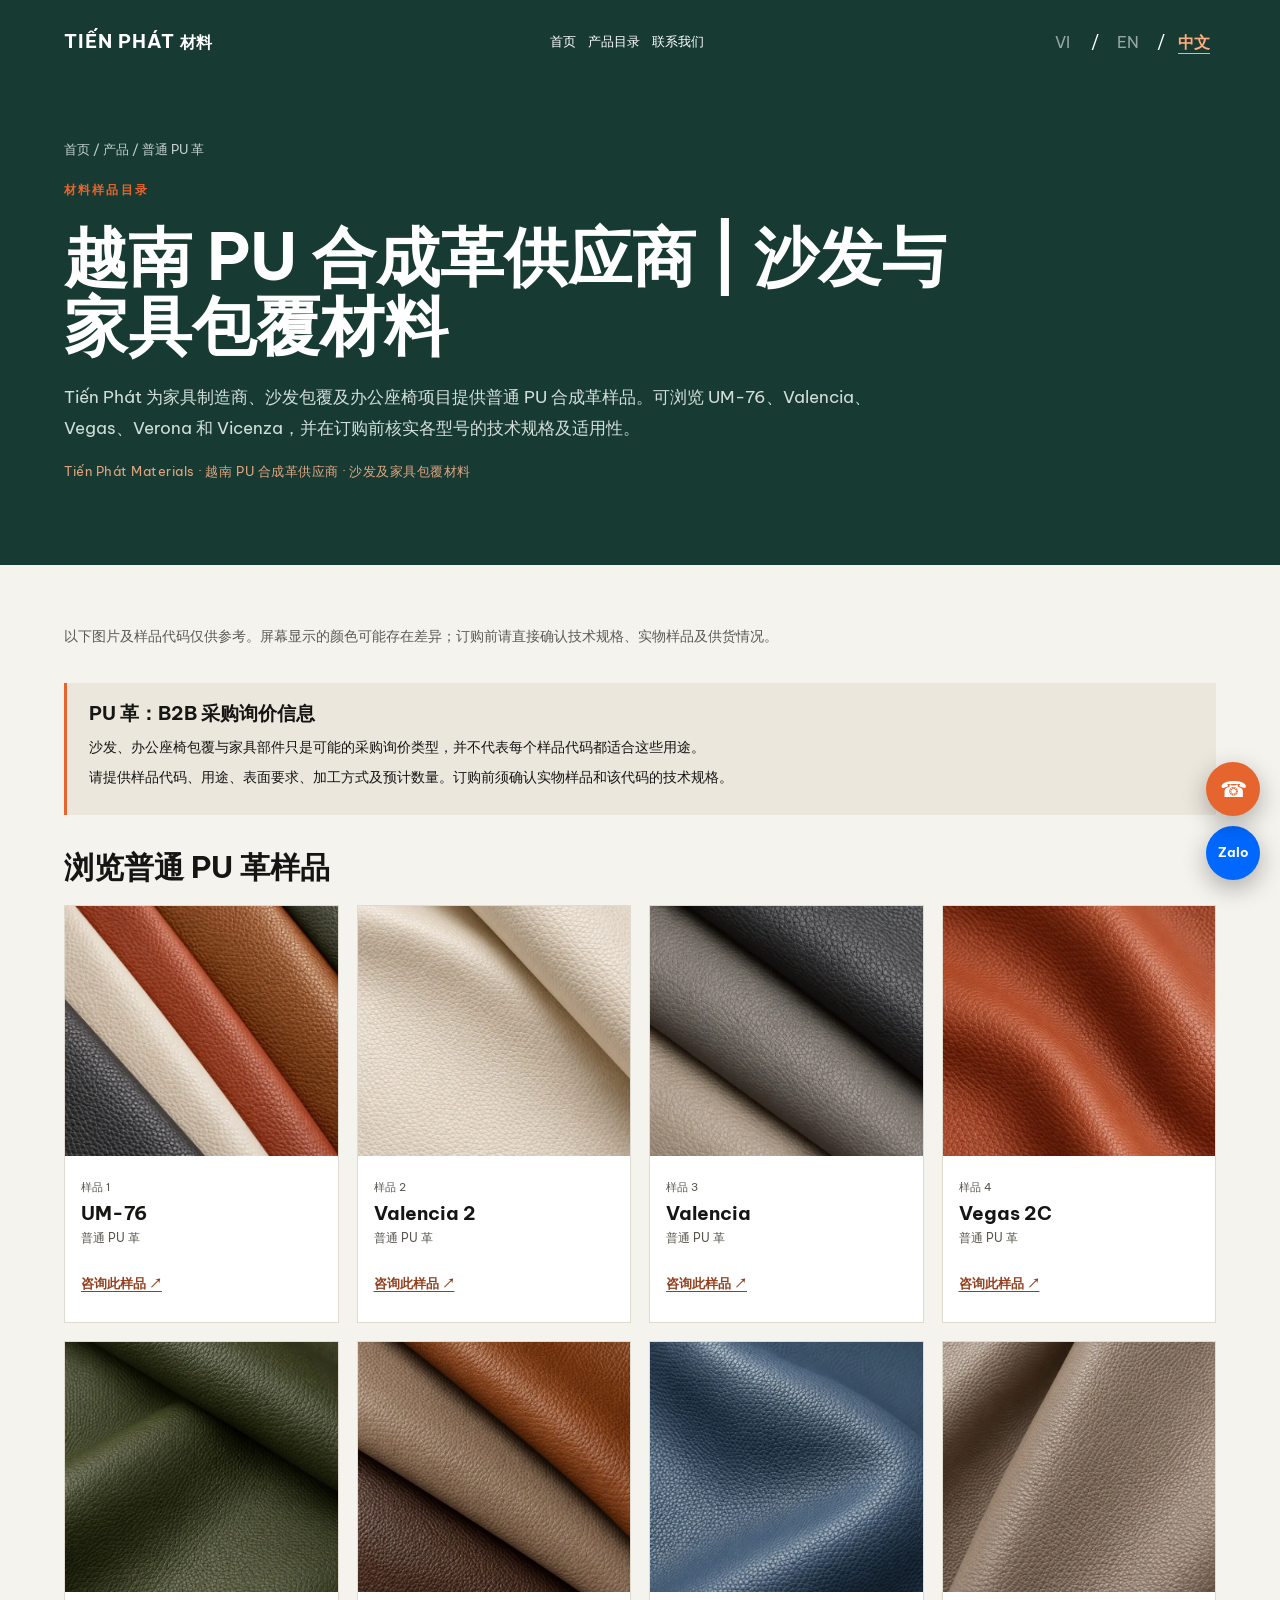
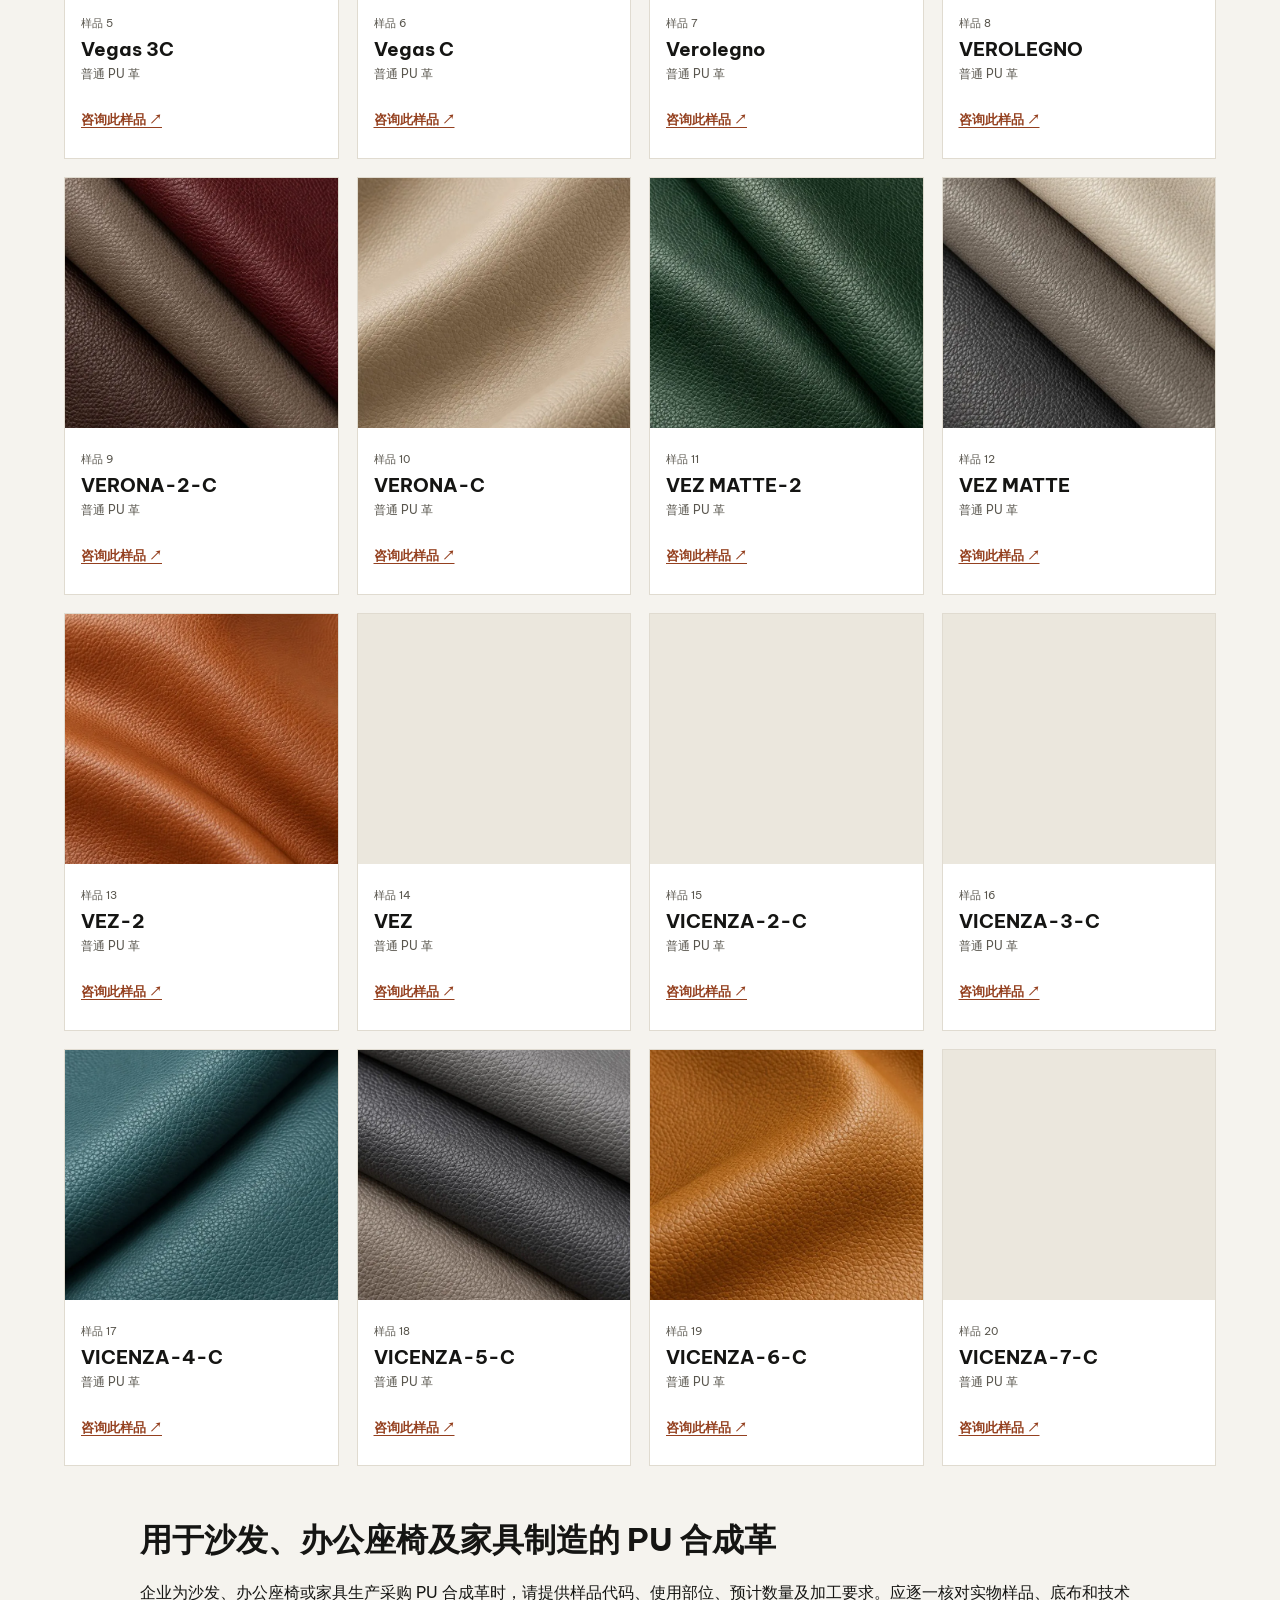
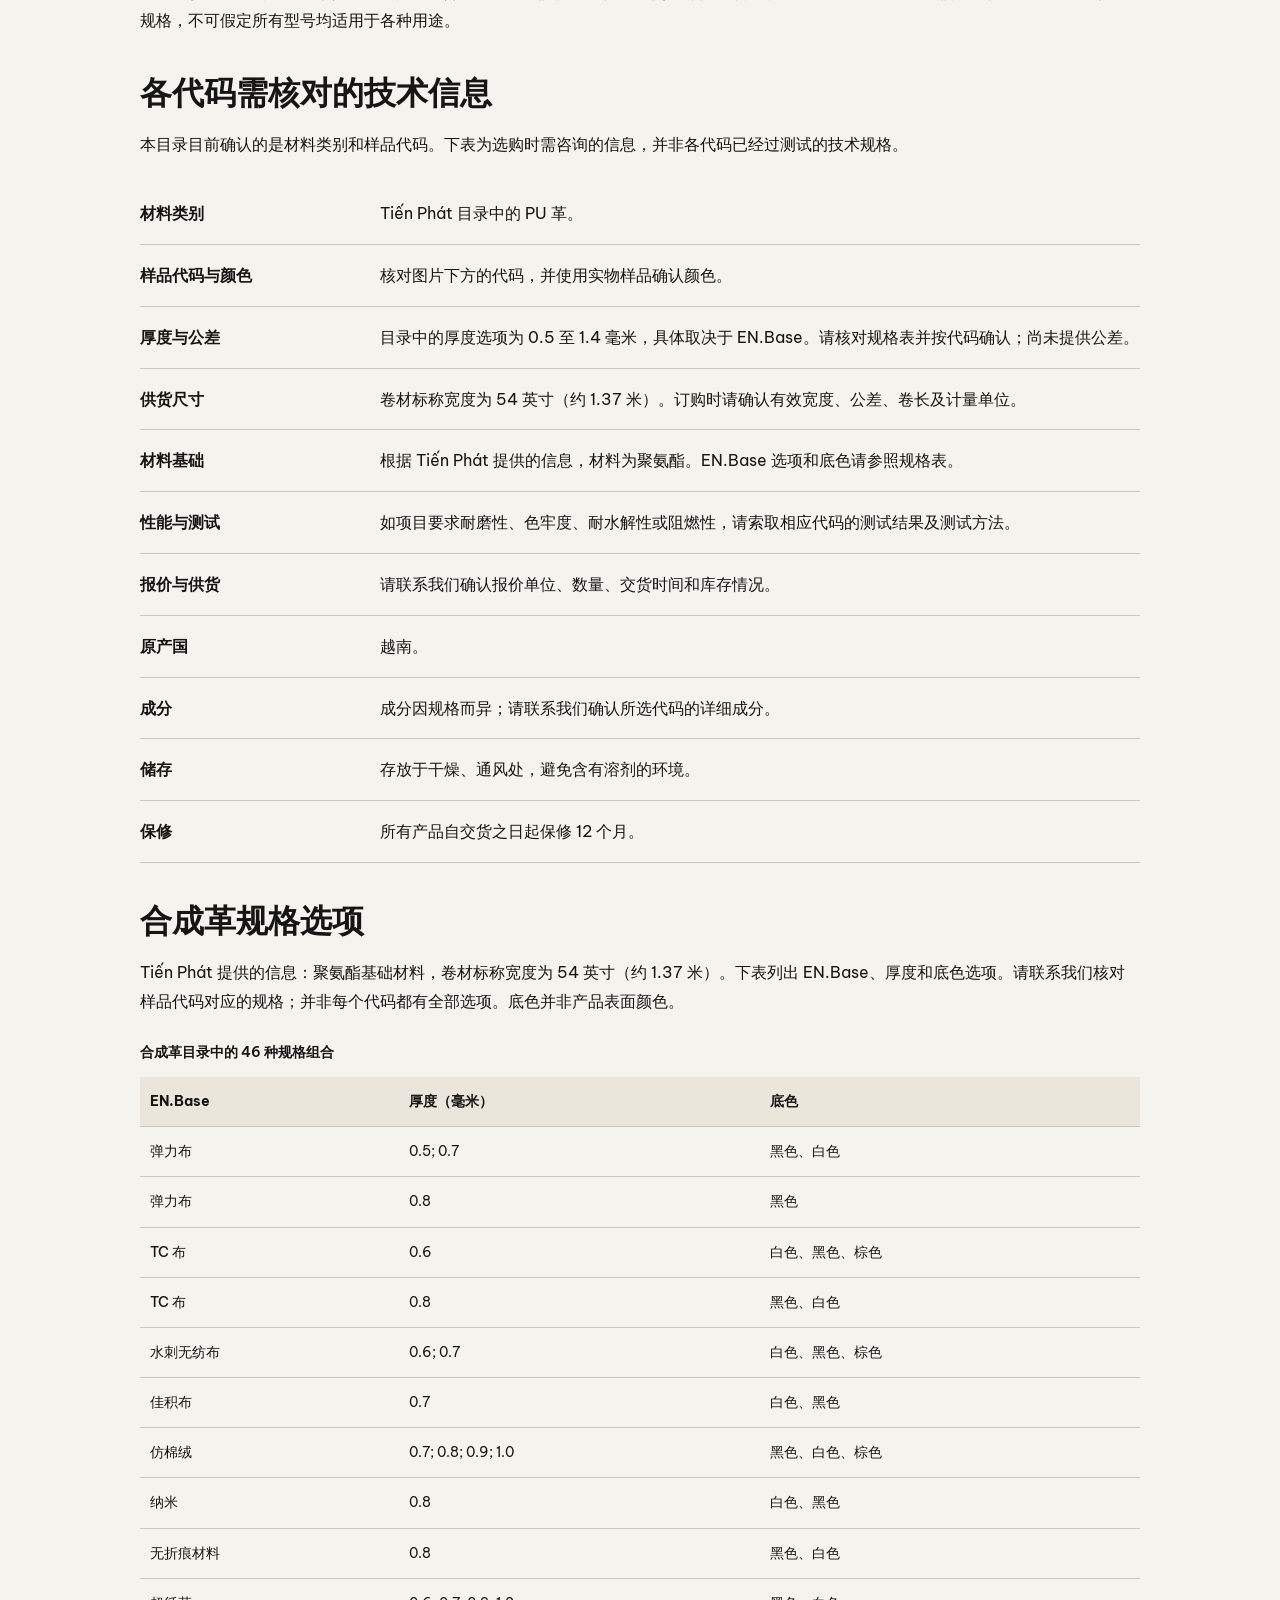
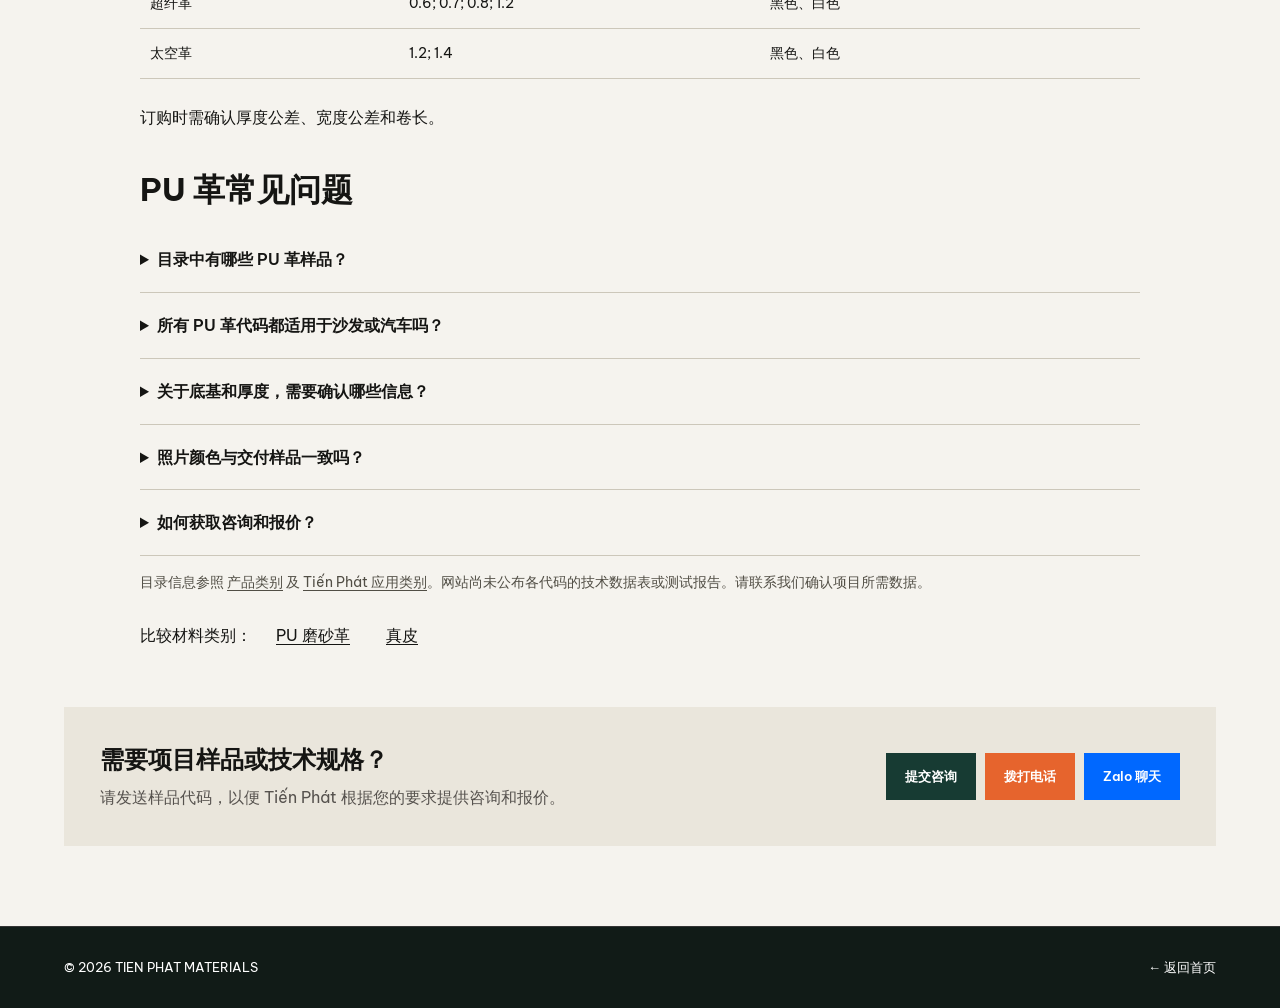
<file: zh/da-pu-pho-thong.html>
<!doctype html>
<html lang="zh" data-site-locale="zh">
<head>
  <meta charset="utf-8">
  <meta name="color-scheme" content="light dark">
  <meta name="viewport" content="width=device-width, initial-scale=1">
  <meta name="robots" content="index,follow,max-image-preview:large">
  <title>越南 PU 合成革供应商 | 沙发家具包覆材料 | Tiến Phát</title>
  <meta name="description" content="Tiến Phát 提供适用于家具、沙发及座椅项目的普通 PU 合成革样品。浏览 UM-76、Valencia、Vegas 和 Vicenza，联系确认技术规格。">
  <link rel="canonical" href="https://www.tienphat.org/zh/da-pu-pho-thong.html">
  <link rel="alternate" hreflang="en" href="https://www.tienphat.org/da-pu-pho-thong.html">
  <link rel="alternate" hreflang="vi" href="https://www.tienphat.org/vi/da-pu-pho-thong.html">
  <link rel="alternate" hreflang="zh" href="https://www.tienphat.org/zh/da-pu-pho-thong.html">
  <link rel="alternate" hreflang="x-default" href="https://www.tienphat.org/da-pu-pho-thong.html">
  <link rel="icon" type="image/png" href="/assets/images/modern/logo.png">
  <meta property="og:type" content="website">
  <meta property="og:site_name" content="Tiến Phát Materials">
  <meta property="og:title" content="越南 PU 合成革供应商 | 沙发家具包覆材料 | Tiến Phát">
  <meta property="og:description" content="Tiến Phát 提供适用于家具、沙发及座椅项目的普通 PU 合成革样品。浏览 UM-76、Valencia、Vegas 和 Vicenza，联系确认技术规格。">
  <meta property="og:url" content="https://www.tienphat.org/zh/da-pu-pho-thong.html">
  <meta property="og:image" content="https://www.tienphat.org/assets/images/seo/da-pu-um-76-01.webp">
  <meta name="twitter:card" content="summary_large_image">
  <link rel="preconnect" href="https://fonts.googleapis.com">
  <link rel="preconnect" href="https://fonts.gstatic.com" crossorigin>
  <link href="https://fonts.googleapis.com/css2?family=Be+Vietnam+Pro:wght@400;500;600;700&display=swap" rel="stylesheet">
  <link rel="stylesheet" href="/assets/style.css">
  <style>
    .catalog-header{background:#173b33;color:#fff;padding:20px clamp(20px,5vw,76px);display:flex;justify-content:space-between;gap:18px;align-items:center}
    .catalog-header>a:first-child{font-size:19px;font-weight:700;letter-spacing:.05em}.catalog-header nav{display:flex;flex-wrap:wrap;gap:20px;font-size:13px}
    .catalog-hero{background:#173b33;color:#fff;padding:55px clamp(20px,5vw,76px) 70px}
    .catalog-hero .crumb{font-size:13px;color:#c4d1cd;margin:0 0 20px}.catalog-hero h1{font-size:clamp(36px,5vw,68px);line-height:1.08;max-width:900px;margin:0 0 22px}
    .catalog-hero .catalog-desc{max-width:830px;color:#d3ded9;font-size:17px;line-height:1.8}
    .catalog-keywords{color:#e1a481;font-size:13px;letter-spacing:.04em}
    .catalog-main{padding:60px clamp(20px,5vw,76px) 80px}.catalog-note{max-width:950px;color:#5b5b53;font-size:14px;margin:0 0 35px}
    .swatches{display:grid;grid-template-columns:repeat(4,minmax(0,1fr));gap:18px}.swatch{min-width:0;background:#fff;border:1px solid #e0dbd0}
    .swatch>a:first-child{display:block;height:250px;overflow:hidden;background:#ebe7dd}.swatch img{object-fit:cover}
    .swatch-caption{padding:16px}.swatch-caption>span{font-size:11px;color:#807b70}.swatch-caption h3{font-size:19px;line-height:1.3;margin:3px 0 2px;overflow-wrap:anywhere}.swatch-caption p{font-size:12px;color:#777;margin:0 0 14px}
    .swatch-caption>a{font-size:13px;color:#be522a;text-decoration:underline;text-underline-offset:3px;font-weight:600}
    .catalog-cta{background:#eae6dc;padding:36px;margin-top:45px;display:flex;align-items:center;justify-content:space-between;gap:24px}.catalog-cta h2{font-size:24px;line-height:1.35;margin:0 0 8px}.catalog-cta p{margin:0;color:#56524e}
    .catalog-links{display:flex;gap:9px;flex-wrap:wrap}.catalog-links a{border:1px solid #173b33;padding:12px 18px;font-weight:600;font-size:13px;white-space:nowrap}.catalog-links a:first-child{background:#173b33;color:#fff}
    .catalog-footer{background:#111b17;color:#fff;padding:30px clamp(20px,5vw,76px);font-size:13px;display:flex;gap:20px;justify-content:space-between}
    @media(max-width:1050px){.swatches{grid-template-columns:repeat(3,minmax(0,1fr))}}
    @media(max-width:700px){.swatches{grid-template-columns:repeat(2,minmax(0,1fr));gap:12px}.swatch>a:first-child{height:185px}.swatch-caption{padding:12px}.swatch-caption h3{font-size:15px}.catalog-header,.catalog-footer{flex-wrap:wrap}.catalog-hero{padding-top:38px}.catalog-cta{flex-direction:column;align-items:start}}
    @media(max-width:480px){.swatches{grid-template-columns:1fr}.swatch>a:first-child{height:260px}}

.material-guide{max-width:1000px;margin:52px auto 0;line-height:1.8}.material-guide h2{font-size:clamp(23px,3vw,32px);line-height:1.35;margin:36px 0 16px}.material-guide dl{margin:24px 0}.material-guide dl>div{display:grid;grid-template-columns:220px 1fr;padding:16px 0;border-bottom:1px solid #ccc7ba;gap:20px}.material-guide dt{font-weight:600}.material-guide dd{margin:0}.material-guide details{border-bottom:1px solid #ccc7ba}.material-guide summary{cursor:pointer;padding:18px 0;font-weight:600;min-height:48px}.material-guide details p{margin:0 0 20px}.material-guide a{text-decoration:underline;text-underline-offset:3px}.catalog-related{display:flex;flex-wrap:wrap;gap:12px;align-items:center}.catalog-related a{padding:12px}.catalog-evidence{font-size:14px;color:#514e45}.catalog-header nav a,.swatch-caption>a{display:inline-flex;align-items:center;min-height:44px}.catalog-header nav{gap:12px}.swatch-caption p,.swatch-caption>span{color:#59564e}.swatch-caption>a{color:#94401f}.catalog-main :focus-visible,.catalog-header :focus-visible{outline:3px solid #ad4b24;outline-offset:4px}.catalog-hero h1{overflow-wrap:anywhere}@media(max-width:700px){.material-guide dl>div{grid-template-columns:1fr;gap:5px}.catalog-cta{padding:24px 18px}.catalog-links{width:100%}.catalog-links a{white-space:normal;overflow-wrap:anywhere;min-height:48px}.catalog-hero h1 small{display:block;font-size:.55em;margin-top:12px}.catalog-header>a:first-child{font-size:17px}}
.spec-table-wrap{overflow-x:auto;margin:24px 0}.spec-table{width:100%;border-collapse:collapse;font-size:14px}.spec-table caption{text-align:left;font-weight:600;padding-bottom:12px}.spec-table th,.spec-table td{text-align:left;padding:12px 10px;border-bottom:1px solid #ccc7ba;vertical-align:top}.spec-table thead{background:#eae6dc}.spec-table tbody th{font-weight:500}@media(max-width:700px){.spec-table{font-size:12px}.spec-table th,.spec-table td{padding:10px 6px;overflow-wrap:anywhere}}.catalog-header{flex-wrap:wrap}.catalog-language{flex-shrink:0}.catalog-language button{min-width:44px;min-height:44px;color:inherit}.catalog-language button.active{color:#ffad80;text-decoration:underline;text-underline-offset:5px}
.catalog-samples-heading{font-size:clamp(22px,3vw,30px);line-height:1.35;margin:32px 0 18px}
@media(max-width:700px){.catalog-header nav{order:3;width:100%;gap:8px 16px;justify-content:flex-start}.catalog-header .catalog-language{order:2;margin-left:auto}.catalog-header nav a{min-height:44px}.catalog-hero .catalog-desc{font-size:16px;line-height:1.65}.catalog-cta{min-width:0}.catalog-related a{min-height:44px;display:inline-flex;align-items:center}}
</style>
  <script type="application/ld+json">{"@context":"https://schema.org","@graph":[{"@type":"CollectionPage","@id":"https://www.tienphat.org/zh/da-pu-pho-thong.html#webpage","url":"https://www.tienphat.org/zh/da-pu-pho-thong.html","name":"越南 PU 合成革供应商 | 沙发家具包覆材料 | Tiến Phát","description":"Tiến Phát 提供适用于家具、沙发及座椅项目的普通 PU 合成革样品。浏览 UM-76、Valencia、Vegas 和 Vicenza，联系确认技术规格。","inLanguage":"zh","isPartOf":{"@id":"https://www.tienphat.org/zh/#website"},"mainEntity":{"@id":"https://www.tienphat.org/zh/da-pu-pho-thong.html#samples"}},{"@type":"BreadcrumbList","itemListElement":[{"@type":"ListItem","position":1,"name":"首页","item":"https://www.tienphat.org/zh/"},{"@type":"ListItem","position":2,"name":"普通 PU 革","item":"https://www.tienphat.org/zh/da-pu-pho-thong.html"}]},{"@type":"ItemList","@id":"https://www.tienphat.org/zh/da-pu-pho-thong.html#samples","name":"浏览普通 PU 革样品","numberOfItems":20,"itemListElement":[{"@type":"ListItem","position":1,"name":"UM-76","item":"https://www.tienphat.org/zh/da-pu-pho-thong.html#mau-um-76-1"},{"@type":"ListItem","position":2,"name":"Valencia 2","item":"https://www.tienphat.org/zh/da-pu-pho-thong.html#mau-valencia-2-2"},{"@type":"ListItem","position":3,"name":"Valencia","item":"https://www.tienphat.org/zh/da-pu-pho-thong.html#mau-valencia-3"},{"@type":"ListItem","position":4,"name":"Vegas 2C","item":"https://www.tienphat.org/zh/da-pu-pho-thong.html#mau-vegas-2c-4"},{"@type":"ListItem","position":5,"name":"Vegas 3C","item":"https://www.tienphat.org/zh/da-pu-pho-thong.html#mau-vegas-3c-5"},{"@type":"ListItem","position":6,"name":"Vegas C","item":"https://www.tienphat.org/zh/da-pu-pho-thong.html#mau-vegas-c-6"},{"@type":"ListItem","position":7,"name":"Verolegno","item":"https://www.tienphat.org/zh/da-pu-pho-thong.html#mau-verolegno-7"},{"@type":"ListItem","position":8,"name":"VEROLEGNO","item":"https://www.tienphat.org/zh/da-pu-pho-thong.html#mau-verolegno-8"},{"@type":"ListItem","position":9,"name":"VERONA-2-C","item":"https://www.tienphat.org/zh/da-pu-pho-thong.html#mau-verona-2-c-9"},{"@type":"ListItem","position":10,"name":"VERONA-C","item":"https://www.tienphat.org/zh/da-pu-pho-thong.html#mau-verona-c-10"},{"@type":"ListItem","position":11,"name":"VEZ MATTE-2","item":"https://www.tienphat.org/zh/da-pu-pho-thong.html#mau-vez-matte-2-11"},{"@type":"ListItem","position":12,"name":"VEZ MATTE","item":"https://www.tienphat.org/zh/da-pu-pho-thong.html#mau-vez-matte-12"},{"@type":"ListItem","position":13,"name":"VEZ-2","item":"https://www.tienphat.org/zh/da-pu-pho-thong.html#mau-vez-2-13"},{"@type":"ListItem","position":14,"name":"VEZ","item":"https://www.tienphat.org/zh/da-pu-pho-thong.html#mau-vez-14"},{"@type":"ListItem","position":15,"name":"VICENZA-2-C","item":"https://www.tienphat.org/zh/da-pu-pho-thong.html#mau-vicenza-2-c-15"},{"@type":"ListItem","position":16,"name":"VICENZA-3-C","item":"https://www.tienphat.org/zh/da-pu-pho-thong.html#mau-vicenza-3-c-16"},{"@type":"ListItem","position":17,"name":"VICENZA-4-C","item":"https://www.tienphat.org/zh/da-pu-pho-thong.html#mau-vicenza-4-c-17"},{"@type":"ListItem","position":18,"name":"VICENZA-5-C","item":"https://www.tienphat.org/zh/da-pu-pho-thong.html#mau-vicenza-5-c-18"},{"@type":"ListItem","position":19,"name":"VICENZA-6-C","item":"https://www.tienphat.org/zh/da-pu-pho-thong.html#mau-vicenza-6-c-19"},{"@type":"ListItem","position":20,"name":"VICENZA-7-C","item":"https://www.tienphat.org/zh/da-pu-pho-thong.html#mau-vicenza-7-c-20"}]}]}</script>
  <link rel="stylesheet" href="/assets/theme.css">
</head>
<body>
  <header class="catalog-header"><a href="https://www.tienphat.org/zh/" aria-label="Tiến Phát 首页">TIẾN PHÁT <small>MATERIALS</small></a><nav aria-label="材料目录"><a href="https://www.tienphat.org/zh/">首页</a><a href="https://www.tienphat.org/zh/#products">产品目录</a><a href="https://www.tienphat.org/zh/#contact">联系我们</a></nav></header>
  <main>
    <section class="catalog-hero"><p class="crumb"><a href="https://www.tienphat.org/zh/">首页</a> / <a href="https://www.tienphat.org/zh/#products">产品</a> / 普通 PU 革</p><p class="section-kicker">材料样品目录</p><h1>越南 PU 合成革供应商 | 沙发与家具包覆材料</h1><p class="catalog-desc">Tiến Phát 为家具制造商、沙发包覆及办公座椅项目提供普通 PU 合成革样品。可浏览 UM-76、Valencia、Vegas、Verona 和 Vicenza，并在订购前核实各型号的技术规格及适用性。</p><p class="catalog-keywords">Tiến Phát Materials · 越南 PU 合成革供应商 · 沙发及家具包覆材料</p></section>
    <section class="catalog-main" aria-label="样品代码：普通 PU 革"><p class="catalog-note">以下图片及样品代码仅供参考。屏幕显示的颜色可能存在差异；订购前请直接确认技术规格、实物样品及供货情况。</p><aside class="buyer-guide" aria-label="B2B sourcing guidance"><h2>PU 革：B2B 采购询价信息</h2><p>沙发、办公座椅包覆与家具部件只是可能的采购询价类型，并不代表每个样品代码都适合这些用途。</p><p>请提供样品代码、用途、表面要求、加工方式及预计数量。订购前须确认实物样品和该代码的技术规格。</p></aside>
<h2 class="catalog-samples-heading" id="sample-collection">浏览普通 PU 革样品</h2>
<div class="swatches">
    <article class="swatch" id="mau-um-76-1"><a href="#mau-um-76-1" aria-label="样品代码 UM-76"><img src="/assets/images/seo/da-pu-um-76-01.webp" loading="lazy" decoding="async" alt="普通 PU 革样品 UM-76 – Tiến Phát" width="960" height="540"></a><div class="swatch-caption"><span>样品 1</span><h3>UM-76</h3><p>普通 PU 革</p><a href="https://www.tienphat.org/zh/?material=pu&amp;sample=UM-76&amp;source=da-pu-pho-thong.html#contact" aria-label="咨询样品 UM-76">咨询此样品 ↗</a></div></article>
<article class="swatch" id="mau-valencia-2-2"><a href="#mau-valencia-2-2" aria-label="样品代码 Valencia 2"><img src="/assets/images/seo/da-pu-valencia-2-01.webp" loading="lazy" decoding="async" alt="普通 PU 革样品 Valencia 2 – Tiến Phát" width="693" height="1040"></a><div class="swatch-caption"><span>样品 2</span><h3>Valencia 2</h3><p>普通 PU 革</p><a href="https://www.tienphat.org/zh/?material=pu&amp;sample=Valencia%202&amp;source=da-pu-pho-thong.html#contact" aria-label="咨询样品 Valencia 2">咨询此样品 ↗</a></div></article>
<article class="swatch" id="mau-valencia-3"><a href="#mau-valencia-3" aria-label="样品代码 Valencia"><img src="/assets/images/seo/da-pu-valencia-01.webp" loading="lazy" decoding="async" alt="普通 PU 革样品 Valencia – Tiến Phát" width="693" height="1040"></a><div class="swatch-caption"><span>样品 3</span><h3>Valencia</h3><p>普通 PU 革</p><a href="https://www.tienphat.org/zh/?material=pu&amp;sample=Valencia&amp;source=da-pu-pho-thong.html#contact" aria-label="咨询样品 Valencia">咨询此样品 ↗</a></div></article>
<article class="swatch" id="mau-vegas-2c-4"><a href="#mau-vegas-2c-4" aria-label="样品代码 Vegas 2C"><img src="/assets/images/seo/da-pu-vegas-2c-01.webp" loading="lazy" decoding="async" alt="普通 PU 革样品 Vegas 2C – Tiến Phát" width="693" height="1040"></a><div class="swatch-caption"><span>样品 4</span><h3>Vegas 2C</h3><p>普通 PU 革</p><a href="https://www.tienphat.org/zh/?material=pu&amp;sample=Vegas%202C&amp;source=da-pu-pho-thong.html#contact" aria-label="咨询样品 Vegas 2C">咨询此样品 ↗</a></div></article>
<article class="swatch" id="mau-vegas-3c-5"><a href="#mau-vegas-3c-5" aria-label="样品代码 Vegas 3C"><img src="/assets/images/seo/da-pu-vegas-3c-01.webp" loading="lazy" decoding="async" alt="普通 PU 革样品 Vegas 3C – Tiến Phát" width="693" height="1040"></a><div class="swatch-caption"><span>样品 5</span><h3>Vegas 3C</h3><p>普通 PU 革</p><a href="https://www.tienphat.org/zh/?material=pu&amp;sample=Vegas%203C&amp;source=da-pu-pho-thong.html#contact" aria-label="咨询样品 Vegas 3C">咨询此样品 ↗</a></div></article>
<article class="swatch" id="mau-vegas-c-6"><a href="#mau-vegas-c-6" aria-label="样品代码 Vegas C"><img src="/assets/images/seo/da-pu-vegas-c-01.webp" loading="lazy" decoding="async" alt="普通 PU 革样品 Vegas C – Tiến Phát" width="693" height="1040"></a><div class="swatch-caption"><span>样品 6</span><h3>Vegas C</h3><p>普通 PU 革</p><a href="https://www.tienphat.org/zh/?material=pu&amp;sample=Vegas%20C&amp;source=da-pu-pho-thong.html#contact" aria-label="咨询样品 Vegas C">咨询此样品 ↗</a></div></article>
<article class="swatch" id="mau-verolegno-7"><a href="#mau-verolegno-7" aria-label="样品代码 Verolegno"><img src="/assets/images/seo/da-pu-verolegno-01.webp" loading="lazy" decoding="async" alt="普通 PU 革样品 Verolegno – Tiến Phát" width="693" height="1040"></a><div class="swatch-caption"><span>样品 7</span><h3>Verolegno</h3><p>普通 PU 革</p><a href="https://www.tienphat.org/zh/?material=pu&amp;sample=Verolegno&amp;source=da-pu-pho-thong.html#contact" aria-label="咨询样品 Verolegno">咨询此样品 ↗</a></div></article>
<article class="swatch" id="mau-verolegno-8"><a href="#mau-verolegno-8" aria-label="样品代码 VEROLEGNO"><img src="/assets/images/seo/da-pu-verolegno-02.webp" loading="lazy" decoding="async" alt="普通 PU 革样品 VEROLEGNO – Tiến Phát" width="693" height="1040"></a><div class="swatch-caption"><span>样品 8</span><h3>VEROLEGNO</h3><p>普通 PU 革</p><a href="https://www.tienphat.org/zh/?material=pu&amp;sample=VEROLEGNO&amp;source=da-pu-pho-thong.html#contact" aria-label="咨询样品 VEROLEGNO">咨询此样品 ↗</a></div></article>
<article class="swatch" id="mau-verona-2-c-9"><a href="#mau-verona-2-c-9" aria-label="样品代码 VERONA-2-C"><img src="/assets/images/seo/da-pu-verona-2-c-01.webp" loading="lazy" decoding="async" alt="普通 PU 革样品 VERONA-2-C – Tiến Phát" width="693" height="1040"></a><div class="swatch-caption"><span>样品 9</span><h3>VERONA-2-C</h3><p>普通 PU 革</p><a href="https://www.tienphat.org/zh/?material=pu&amp;sample=VERONA-2-C&amp;source=da-pu-pho-thong.html#contact" aria-label="咨询样品 VERONA-2-C">咨询此样品 ↗</a></div></article>
<article class="swatch" id="mau-verona-c-10"><a href="#mau-verona-c-10" aria-label="样品代码 VERONA-C"><img src="/assets/images/seo/da-pu-verona-c-01.webp" loading="lazy" decoding="async" alt="普通 PU 革样品 VERONA-C – Tiến Phát" width="693" height="1040"></a><div class="swatch-caption"><span>样品 10</span><h3>VERONA-C</h3><p>普通 PU 革</p><a href="https://www.tienphat.org/zh/?material=pu&amp;sample=VERONA-C&amp;source=da-pu-pho-thong.html#contact" aria-label="咨询样品 VERONA-C">咨询此样品 ↗</a></div></article>
<article class="swatch" id="mau-vez-matte-2-11"><a href="#mau-vez-matte-2-11" aria-label="样品代码 VEZ MATTE-2"><img src="/assets/images/seo/da-pu-vez-matte-2-01.webp" loading="lazy" decoding="async" alt="普通 PU 革样品 VEZ MATTE-2 – Tiến Phát" width="693" height="1040"></a><div class="swatch-caption"><span>样品 11</span><h3>VEZ MATTE-2</h3><p>普通 PU 革</p><a href="https://www.tienphat.org/zh/?material=pu&amp;sample=VEZ%20MATTE-2&amp;source=da-pu-pho-thong.html#contact" aria-label="咨询样品 VEZ MATTE-2">咨询此样品 ↗</a></div></article>
<article class="swatch" id="mau-vez-matte-12"><a href="#mau-vez-matte-12" aria-label="样品代码 VEZ MATTE"><img src="/assets/images/seo/da-pu-vez-matte-01.webp" loading="lazy" decoding="async" alt="普通 PU 革样品 VEZ MATTE – Tiến Phát" width="693" height="1040"></a><div class="swatch-caption"><span>样品 12</span><h3>VEZ MATTE</h3><p>普通 PU 革</p><a href="https://www.tienphat.org/zh/?material=pu&amp;sample=VEZ%20MATTE&amp;source=da-pu-pho-thong.html#contact" aria-label="咨询样品 VEZ MATTE">咨询此样品 ↗</a></div></article>
<article class="swatch" id="mau-vez-2-13"><a href="#mau-vez-2-13" aria-label="样品代码 VEZ-2"><img src="/assets/images/seo/da-pu-vez-2-01.webp" loading="lazy" decoding="async" alt="普通 PU 革样品 VEZ-2 – Tiến Phát" width="693" height="1040"></a><div class="swatch-caption"><span>样品 13</span><h3>VEZ-2</h3><p>普通 PU 革</p><a href="https://www.tienphat.org/zh/?material=pu&amp;sample=VEZ-2&amp;source=da-pu-pho-thong.html#contact" aria-label="咨询样品 VEZ-2">咨询此样品 ↗</a></div></article>
<article class="swatch" id="mau-vez-14"><a href="#mau-vez-14" aria-label="样品代码 VEZ"><img src="/assets/images/seo/da-pu-vez-01.webp" loading="lazy" decoding="async" alt="普通 PU 革样品 VEZ – Tiến Phát" width="693" height="1040"></a><div class="swatch-caption"><span>样品 14</span><h3>VEZ</h3><p>普通 PU 革</p><a href="https://www.tienphat.org/zh/?material=pu&amp;sample=VEZ&amp;source=da-pu-pho-thong.html#contact" aria-label="咨询样品 VEZ">咨询此样品 ↗</a></div></article>
<article class="swatch" id="mau-vicenza-2-c-15"><a href="#mau-vicenza-2-c-15" aria-label="样品代码 VICENZA-2-C"><img src="/assets/images/seo/da-pu-vicenza-2-c-01.webp" loading="lazy" decoding="async" alt="普通 PU 革样品 VICENZA-2-C – Tiến Phát" width="693" height="1040"></a><div class="swatch-caption"><span>样品 15</span><h3>VICENZA-2-C</h3><p>普通 PU 革</p><a href="https://www.tienphat.org/zh/?material=pu&amp;sample=VICENZA-2-C&amp;source=da-pu-pho-thong.html#contact" aria-label="咨询样品 VICENZA-2-C">咨询此样品 ↗</a></div></article>
<article class="swatch" id="mau-vicenza-3-c-16"><a href="#mau-vicenza-3-c-16" aria-label="样品代码 VICENZA-3-C"><img src="/assets/images/seo/da-pu-vicenza-3-c-01.webp" loading="lazy" decoding="async" alt="普通 PU 革样品 VICENZA-3-C – Tiến Phát" width="693" height="1040"></a><div class="swatch-caption"><span>样品 16</span><h3>VICENZA-3-C</h3><p>普通 PU 革</p><a href="https://www.tienphat.org/zh/?material=pu&amp;sample=VICENZA-3-C&amp;source=da-pu-pho-thong.html#contact" aria-label="咨询样品 VICENZA-3-C">咨询此样品 ↗</a></div></article>
<article class="swatch" id="mau-vicenza-4-c-17"><a href="#mau-vicenza-4-c-17" aria-label="样品代码 VICENZA-4-C"><img src="/assets/images/seo/da-pu-vicenza-4-c-01.webp" loading="lazy" decoding="async" alt="普通 PU 革样品 VICENZA-4-C – Tiến Phát" width="693" height="1040"></a><div class="swatch-caption"><span>样品 17</span><h3>VICENZA-4-C</h3><p>普通 PU 革</p><a href="https://www.tienphat.org/zh/?material=pu&amp;sample=VICENZA-4-C&amp;source=da-pu-pho-thong.html#contact" aria-label="咨询样品 VICENZA-4-C">咨询此样品 ↗</a></div></article>
<article class="swatch" id="mau-vicenza-5-c-18"><a href="#mau-vicenza-5-c-18" aria-label="样品代码 VICENZA-5-C"><img src="/assets/images/seo/da-pu-vicenza-5-c-01.webp" loading="lazy" decoding="async" alt="普通 PU 革样品 VICENZA-5-C – Tiến Phát" width="693" height="1040"></a><div class="swatch-caption"><span>样品 18</span><h3>VICENZA-5-C</h3><p>普通 PU 革</p><a href="https://www.tienphat.org/zh/?material=pu&amp;sample=VICENZA-5-C&amp;source=da-pu-pho-thong.html#contact" aria-label="咨询样品 VICENZA-5-C">咨询此样品 ↗</a></div></article>
<article class="swatch" id="mau-vicenza-6-c-19"><a href="#mau-vicenza-6-c-19" aria-label="样品代码 VICENZA-6-C"><img src="/assets/images/seo/da-pu-vicenza-6-c-01.webp" loading="lazy" decoding="async" alt="普通 PU 革样品 VICENZA-6-C – Tiến Phát" width="693" height="1040"></a><div class="swatch-caption"><span>样品 19</span><h3>VICENZA-6-C</h3><p>普通 PU 革</p><a href="https://www.tienphat.org/zh/?material=pu&amp;sample=VICENZA-6-C&amp;source=da-pu-pho-thong.html#contact" aria-label="咨询样品 VICENZA-6-C">咨询此样品 ↗</a></div></article>
<article class="swatch" id="mau-vicenza-7-c-20"><a href="#mau-vicenza-7-c-20" aria-label="样品代码 VICENZA-7-C"><img src="/assets/images/seo/da-pu-vicenza-7-c-01.webp" loading="lazy" decoding="async" alt="普通 PU 革样品 VICENZA-7-C – Tiến Phát" width="693" height="1040"></a><div class="swatch-caption"><span>样品 20</span><h3>VICENZA-7-C</h3><p>普通 PU 革</p><a href="https://www.tienphat.org/zh/?material=pu&amp;sample=VICENZA-7-C&amp;source=da-pu-pho-thong.html#contact" aria-label="咨询样品 VICENZA-7-C">咨询此样品 ↗</a></div></article>
    </div>
    <section class="material-guide" aria-label="选材指南：普通 PU 革"><h2>用于沙发、办公座椅及家具制造的 PU 合成革</h2><p>企业为沙发、办公座椅或家具生产采购 PU 合成革时，请提供样品代码、使用部位、预计数量及加工要求。应逐一核对实物样品、底布和技术规格，不可假定所有型号均适用于各种用途。</p><h2>各代码需核对的技术信息</h2><p>本目录目前确认的是材料类别和样品代码。下表为选购时需咨询的信息，并非各代码已经过测试的技术规格。</p><dl><div><dt>材料类别</dt><dd>Tiến Phát 目录中的 PU 革。</dd></div><div><dt>样品代码与颜色</dt><dd>核对图片下方的代码，并使用实物样品确认颜色。</dd></div><div><dt>厚度与公差</dt><dd>目录中的厚度选项为 0.5 至 1.4 毫米，具体取决于 EN.Base。请核对规格表并按代码确认；尚未提供公差。</dd></div><div><dt>供货尺寸</dt><dd>卷材标称宽度为 54 英寸（约 1.37 米）。订购时请确认有效宽度、公差、卷长及计量单位。</dd></div><div><dt>材料基础</dt><dd>根据 Tiến Phát 提供的信息，材料为聚氨酯。EN.Base 选项和底色请参照规格表。</dd></div><div><dt>性能与测试</dt><dd>如项目要求耐磨性、色牢度、耐水解性或阻燃性，请索取相应代码的测试结果及测试方法。</dd></div><div><dt>报价与供货</dt><dd>请联系我们确认报价单位、数量、交货时间和库存情况。</dd></div><div><dt>原产国</dt><dd>越南。</dd></div><div><dt>成分</dt><dd>成分因规格而异；请联系我们确认所选代码的详细成分。</dd></div><div><dt>储存</dt><dd>存放于干燥、通风处，避免含有溶剂的环境。</dd></div><div><dt>保修</dt><dd>所有产品自交货之日起保修 12 个月。</dd></div></dl><section class="synthetic-specs"><h2>合成革规格选项</h2><p>Tiến Phát 提供的信息：聚氨酯基础材料，卷材标称宽度为 54 英寸（约 1.37 米）。下表列出 EN.Base、厚度和底色选项。请联系我们核对样品代码对应的规格；并非每个代码都有全部选项。底色并非产品表面颜色。</p><div class="spec-table-wrap" tabindex="0" role="region" aria-label="合成革规格表"><table class="spec-table"><caption>合成革目录中的 46 种规格组合</caption><thead><tr><th scope="col">EN.Base</th><th scope="col">厚度（毫米）</th><th scope="col">底色</th></tr></thead><tbody><tr><th scope="row">弹力布</th><td>0.5; 0.7</td><td>黑色、白色</td></tr><tr><th scope="row">弹力布</th><td>0.8</td><td>黑色</td></tr><tr><th scope="row">TC 布</th><td>0.6</td><td>白色、黑色、棕色</td></tr><tr><th scope="row">TC 布</th><td>0.8</td><td>黑色、白色</td></tr><tr><th scope="row">水刺无纺布</th><td>0.6; 0.7</td><td>白色、黑色、棕色</td></tr><tr><th scope="row">佳积布</th><td>0.7</td><td>白色、黑色</td></tr><tr><th scope="row">仿棉绒</th><td>0.7; 0.8; 0.9; 1.0</td><td>黑色、白色、棕色</td></tr><tr><th scope="row">纳米</th><td>0.8</td><td>白色、黑色</td></tr><tr><th scope="row">无折痕材料</th><td>0.8</td><td>黑色、白色</td></tr><tr><th scope="row">超纤革</th><td>0.6; 0.7; 0.8; 1.2</td><td>黑色、白色</td></tr><tr><th scope="row">太空革</th><td>1.2; 1.4</td><td>黑色、白色</td></tr></tbody></table></div><p>订购时需确认厚度公差、宽度公差和卷长。</p></section><h2>PU 革常见问题</h2><details><summary>目录中有哪些 PU 革样品？</summary><p>目录目前展示 UM-76、Valencia、Vegas、Verona 和 Vicenza 等代码。咨询时请使用图片下方的代码；系列名称不能代替各代码的技术规格。</p></details><details><summary>所有 PU 革代码都适用于沙发或汽车吗？</summary><p>仅凭图片目录无法作出此结论。请提供使用部位和项目要求，以便在选择前核对规格、测试资料和实物样品。</p></details><details><summary>关于底基和厚度，需要确认哪些信息？</summary><p>聚氨酯基础材料和 54 英寸标称卷宽适用于合成革系列。规格表按 EN.Base 列出 0.5 至 1.4 毫米厚度选项；报价时需核对样品代码、公差和有效宽度。</p></details><details><summary>照片颜色与交付样品一致吗？</summary><p>显示颜色受屏幕和拍摄光线影响。批量生产前，请批准实物样品、确认色号并核对批次。</p></details><details><summary>如何获取咨询和报价？</summary><p>请通过联系表单或 Zalo 0931 792 811 提供样品代码、用途、预计数量和技术要求。价格、实物样品和供货情况需直接确认。</p></details><p class="catalog-evidence">目录信息参照 <a href="./#products">产品类别</a> 及 <a href="./#applications">Tiến Phát 应用类别</a>。网站尚未公布各代码的技术数据表或测试报告。请联系我们确认项目所需数据。</p><nav class="catalog-related" aria-label="相关材料">比较材料类别： <a href="da-pu-nubuck.html">PU 磨砂革</a><a href="da-that.html">真皮</a></nav></section>
<div class="catalog-cta"><div><h2>需要项目样品或技术规格？</h2><p>请发送样品代码，以便 Tiến Phát 根据您的要求提供咨询和报价。</p></div><div class="catalog-links"><a href="https://www.tienphat.org/zh/?material=pu&amp;source=da-pu-pho-thong.html#contact">提交咨询</a><a class="contact-call" href="tel:+84931792811">拨打电话</a><a class="contact-zalo" href="https://zalo.me/0931792811" target="_blank" rel="noopener noreferrer">Chat Zalo</a></div></div></section>
  </main>
  <footer class="catalog-footer"><span>© 2026 TIEN PHAT MATERIALS</span><a href="https://www.tienphat.org/zh/">← 返回首页</a></footer>
<script src="/assets/language.js"></script>
<script src="/assets/catalog-language.js"></script>
<script src="/assets/contact.js"></script>
</body>
</html>
</file>
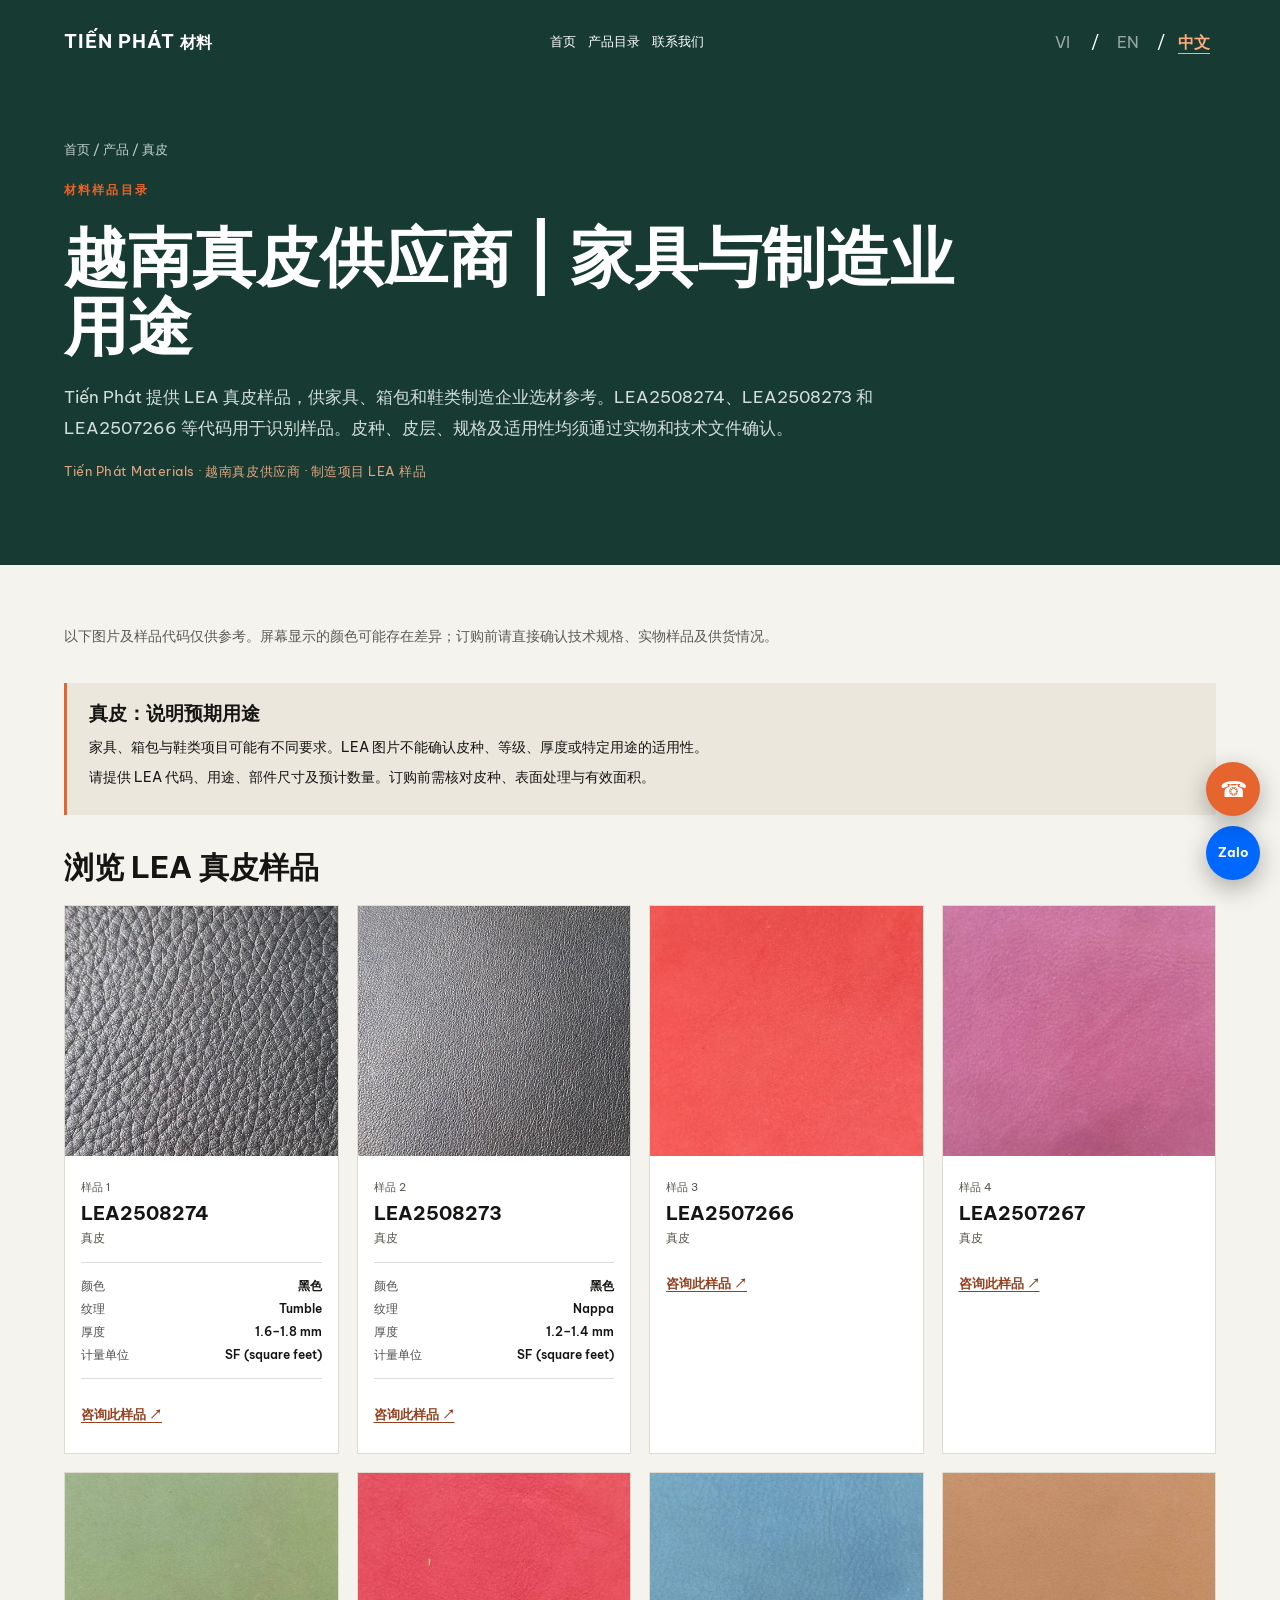
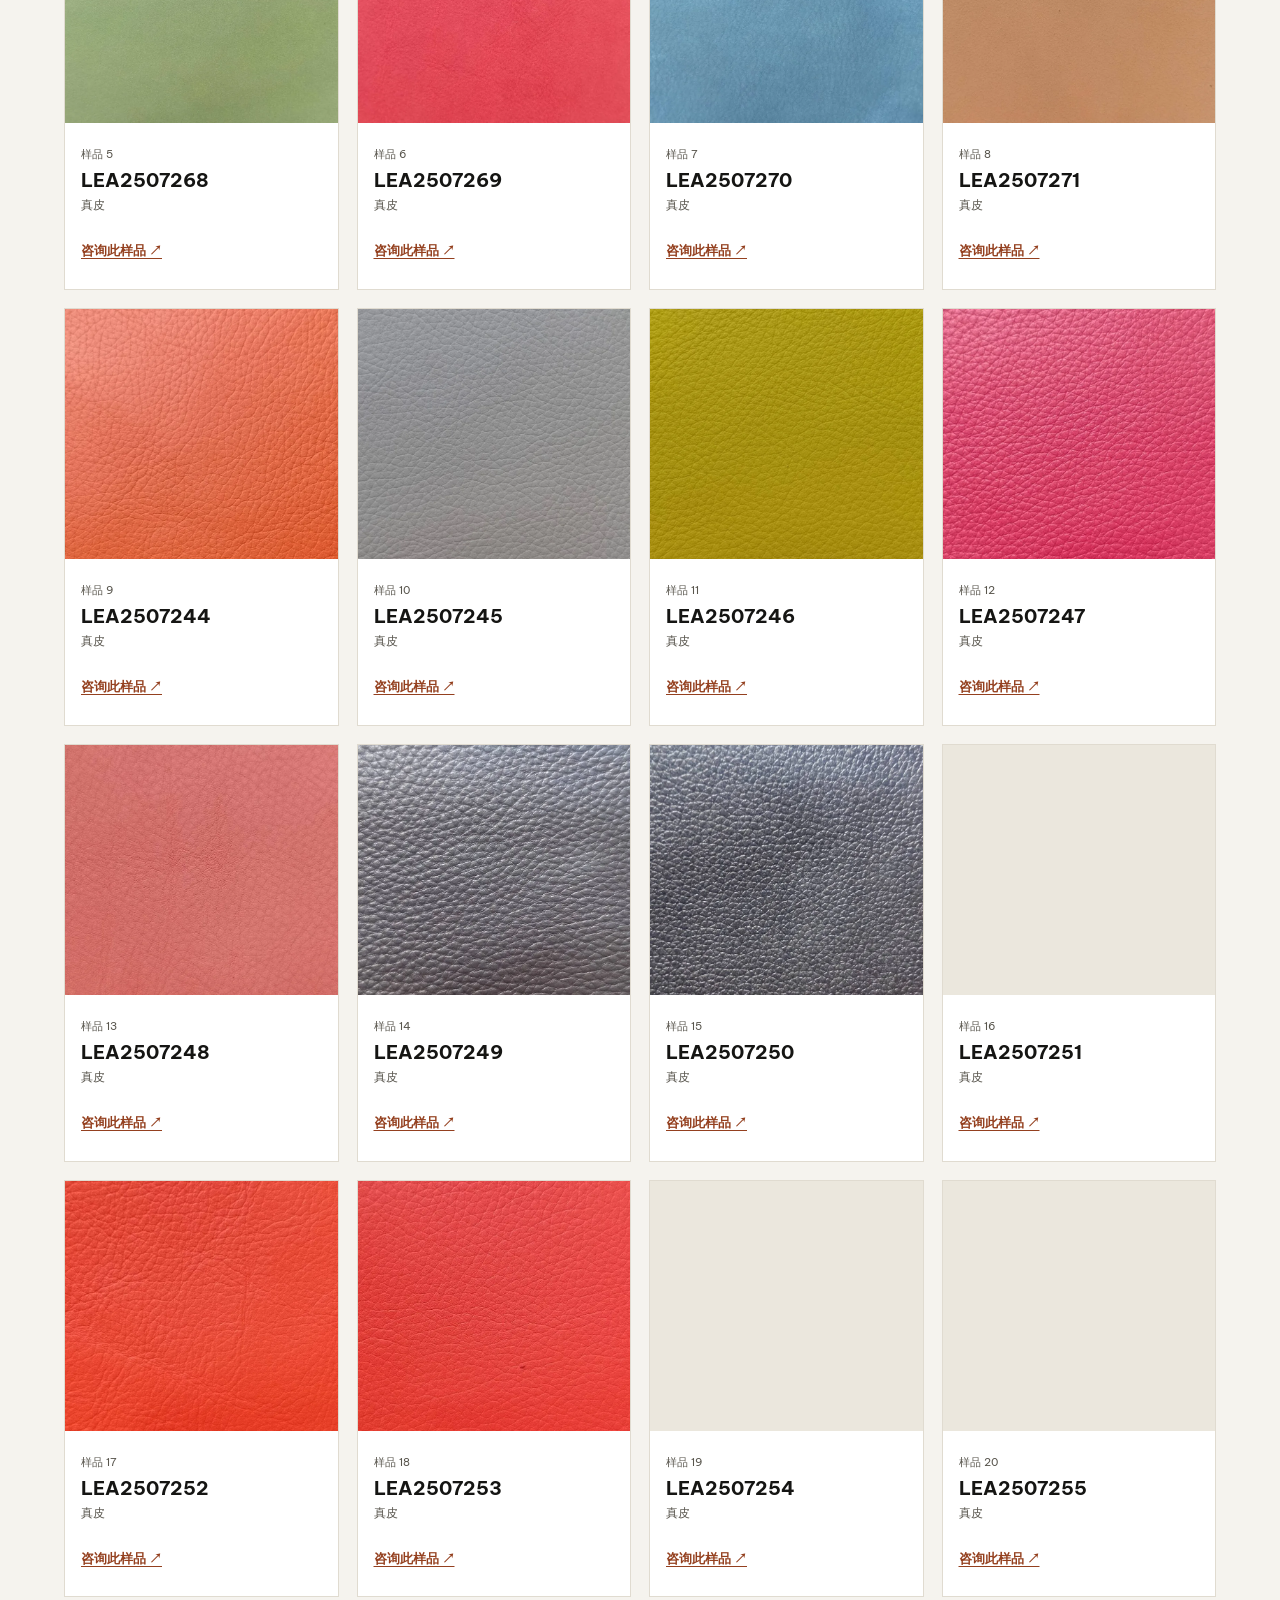
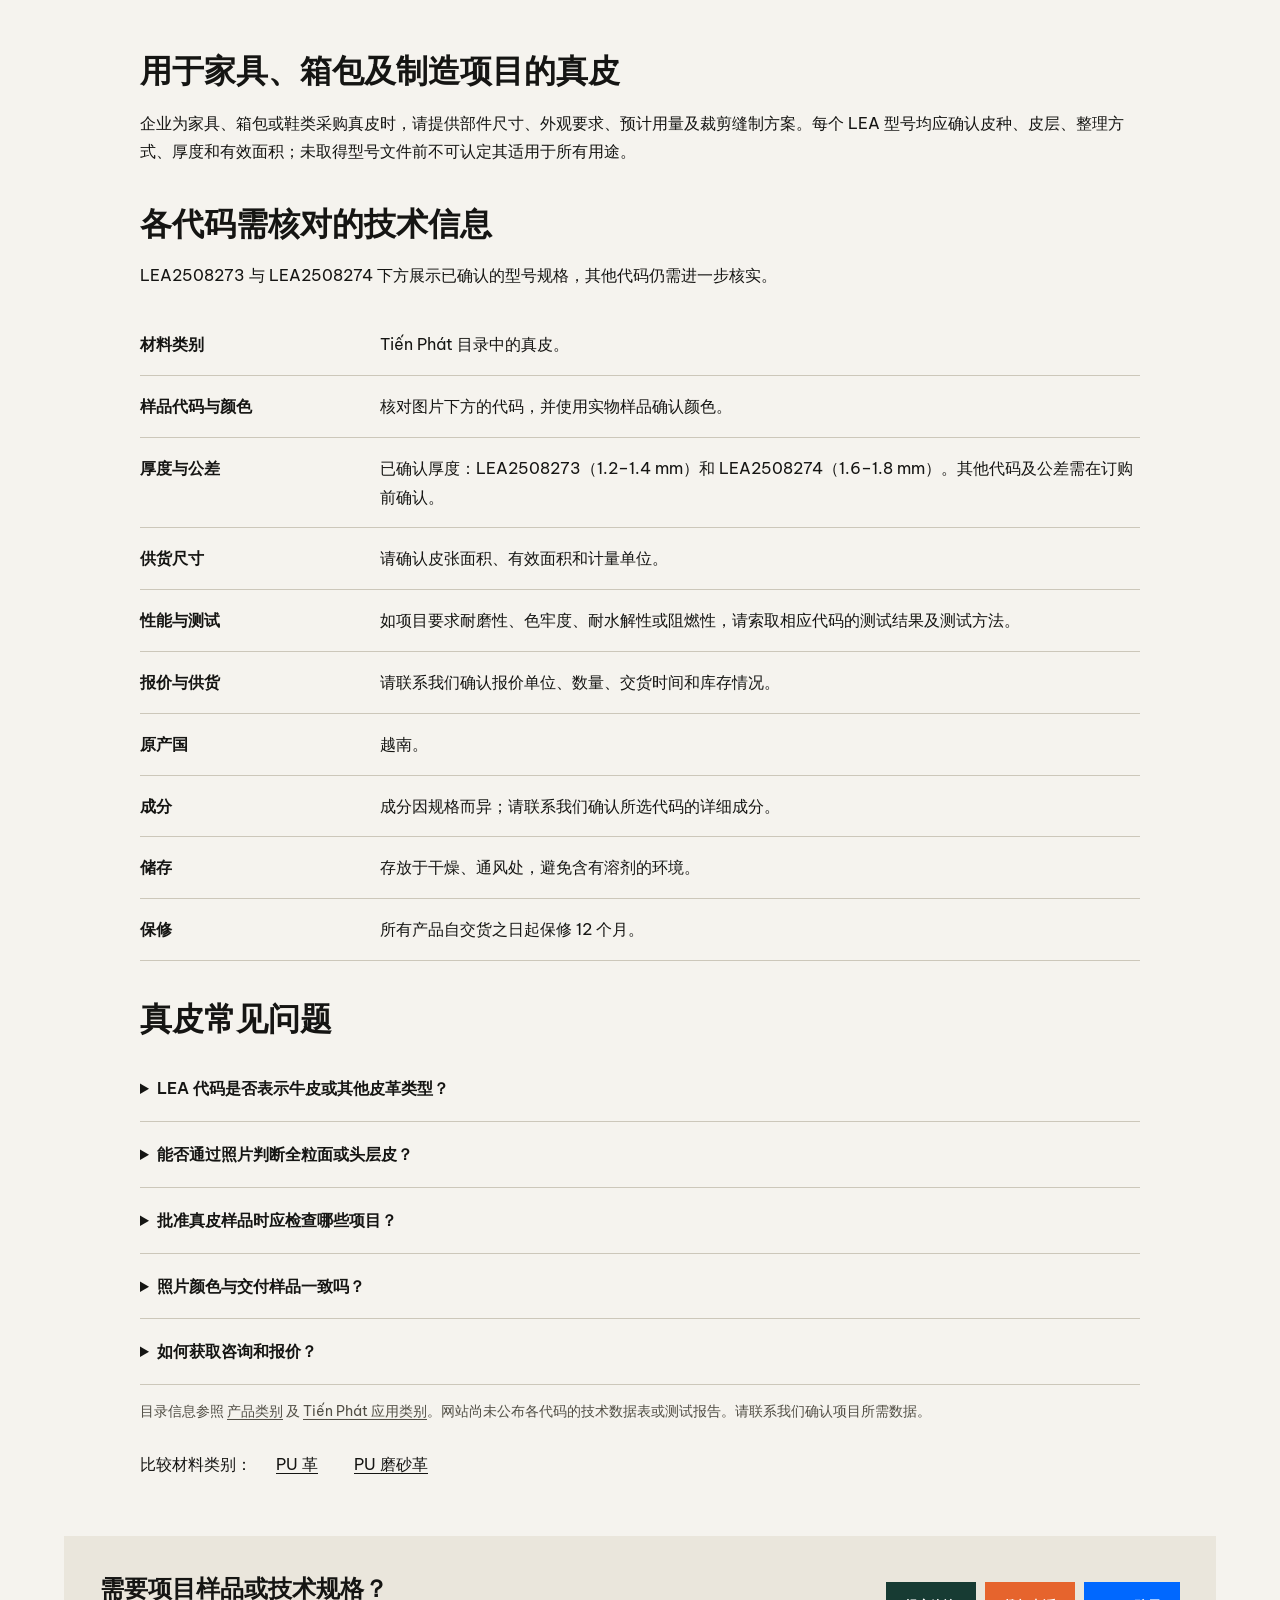
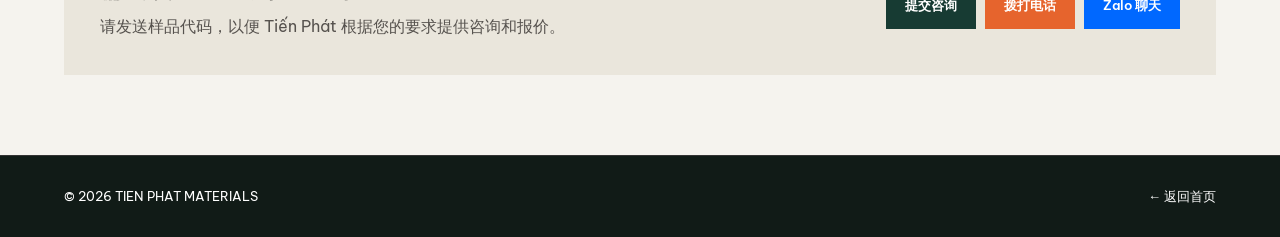
<file: zh/da-that.html>
<!doctype html>
<html lang="zh" data-site-locale="zh">
<head>
  <meta charset="utf-8">
  <meta name="color-scheme" content="light dark">
  <meta name="viewport" content="width=device-width, initial-scale=1">
  <meta name="robots" content="index,follow,max-image-preview:large">
  <title>越南真皮供应商 | Tiến Phát Materials</title>
  <meta name="description" content="查看 Tiến Phát 的 LEA 真皮样品，供家具、箱包与鞋类生产项目参考。可申请实物样品并核实材料规格。">
  <link rel="canonical" href="https://www.tienphat.org/zh/da-that.html">
  <link rel="alternate" hreflang="en" href="https://www.tienphat.org/da-that.html">
  <link rel="alternate" hreflang="vi" href="https://www.tienphat.org/vi/da-that.html">
  <link rel="alternate" hreflang="zh" href="https://www.tienphat.org/zh/da-that.html">
  <link rel="alternate" hreflang="x-default" href="https://www.tienphat.org/da-that.html">
  <link rel="icon" type="image/png" href="/assets/images/modern/logo.png">
  <meta property="og:type" content="website">
  <meta property="og:site_name" content="Tiến Phát Materials">
  <meta property="og:title" content="越南真皮供应商 | Tiến Phát Materials">
  <meta property="og:description" content="查看 Tiến Phát 的 LEA 真皮样品，供家具、箱包与鞋类生产项目参考。可申请实物样品并核实材料规格。">
  <meta property="og:url" content="https://www.tienphat.org/zh/da-that.html">
  <meta property="og:image" content="https://www.tienphat.org/assets/images/seo/da-that-lea2508274-01.webp">
  <meta name="twitter:card" content="summary_large_image">
  <link rel="preconnect" href="https://fonts.googleapis.com">
  <link rel="preconnect" href="https://fonts.gstatic.com" crossorigin>
  <link href="https://fonts.googleapis.com/css2?family=Be+Vietnam+Pro:wght@400;500;600;700&display=swap" rel="stylesheet">
  <link rel="stylesheet" href="/assets/style.css">
  <style>
    .catalog-header{background:#173b33;color:#fff;padding:20px clamp(20px,5vw,76px);display:flex;justify-content:space-between;gap:18px;align-items:center}
    .catalog-header>a:first-child{font-size:19px;font-weight:700;letter-spacing:.05em}.catalog-header nav{display:flex;flex-wrap:wrap;gap:20px;font-size:13px}
    .catalog-hero{background:#173b33;color:#fff;padding:55px clamp(20px,5vw,76px) 70px}
    .catalog-hero .crumb{font-size:13px;color:#c4d1cd;margin:0 0 20px}.catalog-hero h1{font-size:clamp(36px,5vw,68px);line-height:1.08;max-width:900px;margin:0 0 22px}
    .catalog-hero .catalog-desc{max-width:830px;color:#d3ded9;font-size:17px;line-height:1.8}
    .catalog-keywords{color:#e1a481;font-size:13px;letter-spacing:.04em}
    .catalog-main{padding:60px clamp(20px,5vw,76px) 80px}.catalog-note{max-width:950px;color:#5b5b53;font-size:14px;margin:0 0 35px}
    .swatches{display:grid;grid-template-columns:repeat(4,minmax(0,1fr));gap:18px}.swatch{min-width:0;background:#fff;border:1px solid #e0dbd0}
    .swatch>a:first-child{display:block;height:250px;overflow:hidden;background:#ebe7dd}.swatch img{object-fit:cover}
    .swatch-caption{padding:16px}.swatch-caption>span{font-size:11px;color:#807b70}.swatch-caption h3{font-size:19px;line-height:1.3;margin:3px 0 2px;overflow-wrap:anywhere}.swatch-caption p{font-size:12px;color:#777;margin:0 0 14px}
    .swatch-caption>a{font-size:13px;color:#be522a;text-decoration:underline;text-underline-offset:3px;font-weight:600}
    .catalog-cta{background:#eae6dc;padding:36px;margin-top:45px;display:flex;align-items:center;justify-content:space-between;gap:24px}.catalog-cta h2{font-size:24px;line-height:1.35;margin:0 0 8px}.catalog-cta p{margin:0;color:#56524e}
    .catalog-links{display:flex;gap:9px;flex-wrap:wrap}.catalog-links a{border:1px solid #173b33;padding:12px 18px;font-weight:600;font-size:13px;white-space:nowrap}.catalog-links a:first-child{background:#173b33;color:#fff}
    .catalog-footer{background:#111b17;color:#fff;padding:30px clamp(20px,5vw,76px);font-size:13px;display:flex;gap:20px;justify-content:space-between}
    @media(max-width:1050px){.swatches{grid-template-columns:repeat(3,minmax(0,1fr))}}
    @media(max-width:700px){.swatches{grid-template-columns:repeat(2,minmax(0,1fr));gap:12px}.swatch>a:first-child{height:185px}.swatch-caption{padding:12px}.swatch-caption h3{font-size:15px}.catalog-header,.catalog-footer{flex-wrap:wrap}.catalog-hero{padding-top:38px}.catalog-cta{flex-direction:column;align-items:start}}
    @media(max-width:480px){.swatches{grid-template-columns:1fr}.swatch>a:first-child{height:260px}}

.material-guide{max-width:1000px;margin:52px auto 0;line-height:1.8}.material-guide h2{font-size:clamp(23px,3vw,32px);line-height:1.35;margin:36px 0 16px}.material-guide dl{margin:24px 0}.material-guide dl>div{display:grid;grid-template-columns:220px 1fr;padding:16px 0;border-bottom:1px solid #ccc7ba;gap:20px}.material-guide dt{font-weight:600}.material-guide dd{margin:0}.material-guide details{border-bottom:1px solid #ccc7ba}.material-guide summary{cursor:pointer;padding:18px 0;font-weight:600;min-height:48px}.material-guide details p{margin:0 0 20px}.material-guide a{text-decoration:underline;text-underline-offset:3px}.catalog-related{display:flex;flex-wrap:wrap;gap:12px;align-items:center}.catalog-related a{padding:12px}.catalog-evidence{font-size:14px;color:#514e45}.catalog-header nav a,.swatch-caption>a{display:inline-flex;align-items:center;min-height:44px}.catalog-header nav{gap:12px}.swatch-caption p,.swatch-caption>span{color:#59564e}.swatch-caption>a{color:#94401f}.catalog-main :focus-visible,.catalog-header :focus-visible{outline:3px solid #ad4b24;outline-offset:4px}.catalog-hero h1{overflow-wrap:anywhere}@media(max-width:700px){.material-guide dl>div{grid-template-columns:1fr;gap:5px}.catalog-cta{padding:24px 18px}.catalog-links{width:100%}.catalog-links a{white-space:normal;overflow-wrap:anywhere;min-height:48px}.catalog-hero h1 small{display:block;font-size:.55em;margin-top:12px}.catalog-header>a:first-child{font-size:17px}}
.catalog-header{flex-wrap:wrap}.catalog-language{flex-shrink:0}.catalog-language button{min-width:44px;min-height:44px;color:inherit}.catalog-language button.active{color:#ffad80;text-decoration:underline;text-underline-offset:5px}
.catalog-samples-heading{font-size:clamp(22px,3vw,30px);line-height:1.35;margin:32px 0 18px}
@media(max-width:700px){.catalog-header nav{order:3;width:100%;gap:8px 16px;justify-content:flex-start}.catalog-header .catalog-language{order:2;margin-left:auto}.catalog-header nav a{min-height:44px}.catalog-hero .catalog-desc{font-size:16px;line-height:1.65}.catalog-cta{min-width:0}.catalog-related a{min-height:44px;display:inline-flex;align-items:center}}
</style>
  <script type="application/ld+json">{"@context":"https://schema.org","@graph":[{"@type":"CollectionPage","@id":"https://www.tienphat.org/zh/da-that.html#webpage","url":"https://www.tienphat.org/zh/da-that.html","name":"越南真皮供应商 | Tiến Phát Materials","description":"查看 Tiến Phát 的 LEA 真皮样品，供家具、箱包与鞋类生产项目参考。可申请实物样品并核实材料规格。","inLanguage":"zh","isPartOf":{"@id":"https://www.tienphat.org/zh/#website"},"mainEntity":{"@id":"https://www.tienphat.org/zh/da-that.html#samples"}},{"@type":"BreadcrumbList","itemListElement":[{"@type":"ListItem","position":1,"name":"首页","item":"https://www.tienphat.org/zh/"},{"@type":"ListItem","position":2,"name":"真皮","item":"https://www.tienphat.org/zh/da-that.html"}]},{"@type":"ItemList","@id":"https://www.tienphat.org/zh/da-that.html#samples","name":"浏览 LEA 真皮样品","numberOfItems":20,"itemListElement":[{"@type":"ListItem","position":1,"name":"LEA2508274","item":"https://www.tienphat.org/zh/da-that.html#mau-lea2508274-1"},{"@type":"ListItem","position":2,"name":"LEA2508273","item":"https://www.tienphat.org/zh/da-that.html#mau-lea2508273-2"},{"@type":"ListItem","position":3,"name":"LEA2507266","item":"https://www.tienphat.org/zh/da-that.html#mau-lea2507266-3"},{"@type":"ListItem","position":4,"name":"LEA2507267","item":"https://www.tienphat.org/zh/da-that.html#mau-lea2507267-4"},{"@type":"ListItem","position":5,"name":"LEA2507268","item":"https://www.tienphat.org/zh/da-that.html#mau-lea2507268-5"},{"@type":"ListItem","position":6,"name":"LEA2507269","item":"https://www.tienphat.org/zh/da-that.html#mau-lea2507269-6"},{"@type":"ListItem","position":7,"name":"LEA2507270","item":"https://www.tienphat.org/zh/da-that.html#mau-lea2507270-7"},{"@type":"ListItem","position":8,"name":"LEA2507271","item":"https://www.tienphat.org/zh/da-that.html#mau-lea2507271-8"},{"@type":"ListItem","position":9,"name":"LEA2507244","item":"https://www.tienphat.org/zh/da-that.html#mau-lea2507244-9"},{"@type":"ListItem","position":10,"name":"LEA2507245","item":"https://www.tienphat.org/zh/da-that.html#mau-lea2507245-10"},{"@type":"ListItem","position":11,"name":"LEA2507246","item":"https://www.tienphat.org/zh/da-that.html#mau-lea2507246-11"},{"@type":"ListItem","position":12,"name":"LEA2507247","item":"https://www.tienphat.org/zh/da-that.html#mau-lea2507247-12"},{"@type":"ListItem","position":13,"name":"LEA2507248","item":"https://www.tienphat.org/zh/da-that.html#mau-lea2507248-13"},{"@type":"ListItem","position":14,"name":"LEA2507249","item":"https://www.tienphat.org/zh/da-that.html#mau-lea2507249-14"},{"@type":"ListItem","position":15,"name":"LEA2507250","item":"https://www.tienphat.org/zh/da-that.html#mau-lea2507250-15"},{"@type":"ListItem","position":16,"name":"LEA2507251","item":"https://www.tienphat.org/zh/da-that.html#mau-lea2507251-16"},{"@type":"ListItem","position":17,"name":"LEA2507252","item":"https://www.tienphat.org/zh/da-that.html#mau-lea2507252-17"},{"@type":"ListItem","position":18,"name":"LEA2507253","item":"https://www.tienphat.org/zh/da-that.html#mau-lea2507253-18"},{"@type":"ListItem","position":19,"name":"LEA2507254","item":"https://www.tienphat.org/zh/da-that.html#mau-lea2507254-19"},{"@type":"ListItem","position":20,"name":"LEA2507255","item":"https://www.tienphat.org/zh/da-that.html#mau-lea2507255-20"}]}]}</script>
  <link rel="stylesheet" href="/assets/theme.css">
</head>
<body>
  <header class="catalog-header"><a href="https://www.tienphat.org/zh/" aria-label="Tiến Phát 首页">TIẾN PHÁT <small>MATERIALS</small></a><nav aria-label="材料目录"><a href="https://www.tienphat.org/zh/">首页</a><a href="https://www.tienphat.org/zh/#products">产品目录</a><a href="https://www.tienphat.org/zh/#contact">联系我们</a></nav></header>
  <main>
    <section class="catalog-hero"><p class="crumb"><a href="https://www.tienphat.org/zh/">首页</a> / <a href="https://www.tienphat.org/zh/#products">产品</a> / 真皮</p><p class="section-kicker">材料样品目录</p><h1>越南真皮供应商 | 家具与制造业用途</h1><p class="catalog-desc">Tiến Phát 提供 LEA 真皮样品，供家具、箱包和鞋类制造企业选材参考。LEA2508274、LEA2508273 和 LEA2507266 等代码用于识别样品。皮种、皮层、规格及适用性均须通过实物和技术文件确认。</p><p class="catalog-keywords">Tiến Phát Materials · 越南真皮供应商 · 制造项目 LEA 样品</p></section>
    <section class="catalog-main" aria-label="样品代码：真皮"><p class="catalog-note">以下图片及样品代码仅供参考。屏幕显示的颜色可能存在差异；订购前请直接确认技术规格、实物样品及供货情况。</p><aside class="buyer-guide" aria-label="B2B sourcing guidance"><h2>真皮：说明预期用途</h2><p>家具、箱包与鞋类项目可能有不同要求。LEA 图片不能确认皮种、等级、厚度或特定用途的适用性。</p><p>请提供 LEA 代码、用途、部件尺寸及预计数量。订购前需核对皮种、表面处理与有效面积。</p></aside>
<h2 class="catalog-samples-heading" id="sample-collection">浏览 LEA 真皮样品</h2>
<div class="swatches">
    <article class="swatch" id="mau-lea2508274-1"><a href="#mau-lea2508274-1" aria-label="样品代码 LEA2508274"><img src="/assets/images/seo/da-that-lea2508274-01.webp" loading="lazy" decoding="async" alt="真皮样品 LEA2508274 – Tiến Phát" width="480" height="1040"></a><div class="swatch-caption"><span>样品 1</span><h3>LEA2508274</h3><p>真皮</p><ul class="sample-verified-spec" aria-label="型号规格"><li><span>颜色</span><strong>黑色</strong></li><li><span>纹理</span><strong>Tumble</strong></li><li><span>厚度</span><strong>1.6–1.8 mm</strong></li><li><span>计量单位</span><strong>SF (square feet)</strong></li></ul><a href="https://www.tienphat.org/zh/?material=leather&amp;sample=LEA2508274&amp;source=da-that.html#contact" aria-label="咨询样品 LEA2508274">咨询此样品 ↗</a></div></article>
<article class="swatch" id="mau-lea2508273-2"><a href="#mau-lea2508273-2" aria-label="样品代码 LEA2508273"><img src="/assets/images/seo/da-that-lea2508273-01.webp" loading="lazy" decoding="async" alt="真皮样品 LEA2508273 – Tiến Phát" width="480" height="1040"></a><div class="swatch-caption"><span>样品 2</span><h3>LEA2508273</h3><p>真皮</p><ul class="sample-verified-spec" aria-label="型号规格"><li><span>颜色</span><strong>黑色</strong></li><li><span>纹理</span><strong>Nappa</strong></li><li><span>厚度</span><strong>1.2–1.4 mm</strong></li><li><span>计量单位</span><strong>SF (square feet)</strong></li></ul><a href="https://www.tienphat.org/zh/?material=leather&amp;sample=LEA2508273&amp;source=da-that.html#contact" aria-label="咨询样品 LEA2508273">咨询此样品 ↗</a></div></article>
<article class="swatch" id="mau-lea2507266-3"><a href="#mau-lea2507266-3" aria-label="样品代码 LEA2507266"><img src="/assets/images/seo/da-that-lea2507266-01.webp" loading="lazy" decoding="async" alt="真皮样品 LEA2507266 – Tiến Phát" width="780" height="1040"></a><div class="swatch-caption"><span>样品 3</span><h3>LEA2507266</h3><p>真皮</p><a href="https://www.tienphat.org/zh/?material=leather&amp;sample=LEA2507266&amp;source=da-that.html#contact" aria-label="咨询样品 LEA2507266">咨询此样品 ↗</a></div></article>
<article class="swatch" id="mau-lea2507267-4"><a href="#mau-lea2507267-4" aria-label="样品代码 LEA2507267"><img src="/assets/images/seo/da-that-lea2507267-01.webp" loading="lazy" decoding="async" alt="真皮样品 LEA2507267 – Tiến Phát" width="780" height="1040"></a><div class="swatch-caption"><span>样品 4</span><h3>LEA2507267</h3><p>真皮</p><a href="https://www.tienphat.org/zh/?material=leather&amp;sample=LEA2507267&amp;source=da-that.html#contact" aria-label="咨询样品 LEA2507267">咨询此样品 ↗</a></div></article>
<article class="swatch" id="mau-lea2507268-5"><a href="#mau-lea2507268-5" aria-label="样品代码 LEA2507268"><img src="/assets/images/seo/da-that-lea2507268-01.webp" loading="lazy" decoding="async" alt="真皮样品 LEA2507268 – Tiến Phát" width="780" height="1040"></a><div class="swatch-caption"><span>样品 5</span><h3>LEA2507268</h3><p>真皮</p><a href="https://www.tienphat.org/zh/?material=leather&amp;sample=LEA2507268&amp;source=da-that.html#contact" aria-label="咨询样品 LEA2507268">咨询此样品 ↗</a></div></article>
<article class="swatch" id="mau-lea2507269-6"><a href="#mau-lea2507269-6" aria-label="样品代码 LEA2507269"><img src="/assets/images/seo/da-that-lea2507269-01.webp" loading="lazy" decoding="async" alt="真皮样品 LEA2507269 – Tiến Phát" width="780" height="1040"></a><div class="swatch-caption"><span>样品 6</span><h3>LEA2507269</h3><p>真皮</p><a href="https://www.tienphat.org/zh/?material=leather&amp;sample=LEA2507269&amp;source=da-that.html#contact" aria-label="咨询样品 LEA2507269">咨询此样品 ↗</a></div></article>
<article class="swatch" id="mau-lea2507270-7"><a href="#mau-lea2507270-7" aria-label="样品代码 LEA2507270"><img src="/assets/images/seo/da-that-lea2507270-01.webp" loading="lazy" decoding="async" alt="真皮样品 LEA2507270 – Tiến Phát" width="780" height="1040"></a><div class="swatch-caption"><span>样品 7</span><h3>LEA2507270</h3><p>真皮</p><a href="https://www.tienphat.org/zh/?material=leather&amp;sample=LEA2507270&amp;source=da-that.html#contact" aria-label="咨询样品 LEA2507270">咨询此样品 ↗</a></div></article>
<article class="swatch" id="mau-lea2507271-8"><a href="#mau-lea2507271-8" aria-label="样品代码 LEA2507271"><img src="/assets/images/seo/da-that-lea2507271-01.webp" loading="lazy" decoding="async" alt="真皮样品 LEA2507271 – Tiến Phát" width="780" height="1040"></a><div class="swatch-caption"><span>样品 8</span><h3>LEA2507271</h3><p>真皮</p><a href="https://www.tienphat.org/zh/?material=leather&amp;sample=LEA2507271&amp;source=da-that.html#contact" aria-label="咨询样品 LEA2507271">咨询此样品 ↗</a></div></article>
<article class="swatch" id="mau-lea2507244-9"><a href="#mau-lea2507244-9" aria-label="样品代码 LEA2507244"><img src="/assets/images/seo/da-that-lea2507244-01.webp" loading="lazy" decoding="async" alt="真皮样品 LEA2507244 – Tiến Phát" width="780" height="1040"></a><div class="swatch-caption"><span>样品 9</span><h3>LEA2507244</h3><p>真皮</p><a href="https://www.tienphat.org/zh/?material=leather&amp;sample=LEA2507244&amp;source=da-that.html#contact" aria-label="咨询样品 LEA2507244">咨询此样品 ↗</a></div></article>
<article class="swatch" id="mau-lea2507245-10"><a href="#mau-lea2507245-10" aria-label="样品代码 LEA2507245"><img src="/assets/images/seo/da-that-lea2507245-01.webp" loading="lazy" decoding="async" alt="真皮样品 LEA2507245 – Tiến Phát" width="780" height="1040"></a><div class="swatch-caption"><span>样品 10</span><h3>LEA2507245</h3><p>真皮</p><a href="https://www.tienphat.org/zh/?material=leather&amp;sample=LEA2507245&amp;source=da-that.html#contact" aria-label="咨询样品 LEA2507245">咨询此样品 ↗</a></div></article>
<article class="swatch" id="mau-lea2507246-11"><a href="#mau-lea2507246-11" aria-label="样品代码 LEA2507246"><img src="/assets/images/seo/da-that-lea2507246-01.webp" loading="lazy" decoding="async" alt="真皮样品 LEA2507246 – Tiến Phát" width="780" height="1040"></a><div class="swatch-caption"><span>样品 11</span><h3>LEA2507246</h3><p>真皮</p><a href="https://www.tienphat.org/zh/?material=leather&amp;sample=LEA2507246&amp;source=da-that.html#contact" aria-label="咨询样品 LEA2507246">咨询此样品 ↗</a></div></article>
<article class="swatch" id="mau-lea2507247-12"><a href="#mau-lea2507247-12" aria-label="样品代码 LEA2507247"><img src="/assets/images/seo/da-that-lea2507247-01.webp" loading="lazy" decoding="async" alt="真皮样品 LEA2507247 – Tiến Phát" width="780" height="1040"></a><div class="swatch-caption"><span>样品 12</span><h3>LEA2507247</h3><p>真皮</p><a href="https://www.tienphat.org/zh/?material=leather&amp;sample=LEA2507247&amp;source=da-that.html#contact" aria-label="咨询样品 LEA2507247">咨询此样品 ↗</a></div></article>
<article class="swatch" id="mau-lea2507248-13"><a href="#mau-lea2507248-13" aria-label="样品代码 LEA2507248"><img src="/assets/images/seo/da-that-lea2507248-01.webp" loading="lazy" decoding="async" alt="真皮样品 LEA2507248 – Tiến Phát" width="780" height="1040"></a><div class="swatch-caption"><span>样品 13</span><h3>LEA2507248</h3><p>真皮</p><a href="https://www.tienphat.org/zh/?material=leather&amp;sample=LEA2507248&amp;source=da-that.html#contact" aria-label="咨询样品 LEA2507248">咨询此样品 ↗</a></div></article>
<article class="swatch" id="mau-lea2507249-14"><a href="#mau-lea2507249-14" aria-label="样品代码 LEA2507249"><img src="/assets/images/seo/da-that-lea2507249-01.webp" loading="lazy" decoding="async" alt="真皮样品 LEA2507249 – Tiến Phát" width="780" height="1040"></a><div class="swatch-caption"><span>样品 14</span><h3>LEA2507249</h3><p>真皮</p><a href="https://www.tienphat.org/zh/?material=leather&amp;sample=LEA2507249&amp;source=da-that.html#contact" aria-label="咨询样品 LEA2507249">咨询此样品 ↗</a></div></article>
<article class="swatch" id="mau-lea2507250-15"><a href="#mau-lea2507250-15" aria-label="样品代码 LEA2507250"><img src="/assets/images/seo/da-that-lea2507250-01.webp" loading="lazy" decoding="async" alt="真皮样品 LEA2507250 – Tiến Phát" width="780" height="1040"></a><div class="swatch-caption"><span>样品 15</span><h3>LEA2507250</h3><p>真皮</p><a href="https://www.tienphat.org/zh/?material=leather&amp;sample=LEA2507250&amp;source=da-that.html#contact" aria-label="咨询样品 LEA2507250">咨询此样品 ↗</a></div></article>
<article class="swatch" id="mau-lea2507251-16"><a href="#mau-lea2507251-16" aria-label="样品代码 LEA2507251"><img src="/assets/images/seo/da-that-lea2507251-01.webp" loading="lazy" decoding="async" alt="真皮样品 LEA2507251 – Tiến Phát" width="780" height="1040"></a><div class="swatch-caption"><span>样品 16</span><h3>LEA2507251</h3><p>真皮</p><a href="https://www.tienphat.org/zh/?material=leather&amp;sample=LEA2507251&amp;source=da-that.html#contact" aria-label="咨询样品 LEA2507251">咨询此样品 ↗</a></div></article>
<article class="swatch" id="mau-lea2507252-17"><a href="#mau-lea2507252-17" aria-label="样品代码 LEA2507252"><img src="/assets/images/seo/da-that-lea2507252-01.webp" loading="lazy" decoding="async" alt="真皮样品 LEA2507252 – Tiến Phát" width="780" height="1040"></a><div class="swatch-caption"><span>样品 17</span><h3>LEA2507252</h3><p>真皮</p><a href="https://www.tienphat.org/zh/?material=leather&amp;sample=LEA2507252&amp;source=da-that.html#contact" aria-label="咨询样品 LEA2507252">咨询此样品 ↗</a></div></article>
<article class="swatch" id="mau-lea2507253-18"><a href="#mau-lea2507253-18" aria-label="样品代码 LEA2507253"><img src="/assets/images/seo/da-that-lea2507253-01.webp" loading="lazy" decoding="async" alt="真皮样品 LEA2507253 – Tiến Phát" width="780" height="1040"></a><div class="swatch-caption"><span>样品 18</span><h3>LEA2507253</h3><p>真皮</p><a href="https://www.tienphat.org/zh/?material=leather&amp;sample=LEA2507253&amp;source=da-that.html#contact" aria-label="咨询样品 LEA2507253">咨询此样品 ↗</a></div></article>
<article class="swatch" id="mau-lea2507254-19"><a href="#mau-lea2507254-19" aria-label="样品代码 LEA2507254"><img src="/assets/images/seo/da-that-lea2507254-01.webp" loading="lazy" decoding="async" alt="真皮样品 LEA2507254 – Tiến Phát" width="780" height="1040"></a><div class="swatch-caption"><span>样品 19</span><h3>LEA2507254</h3><p>真皮</p><a href="https://www.tienphat.org/zh/?material=leather&amp;sample=LEA2507254&amp;source=da-that.html#contact" aria-label="咨询样品 LEA2507254">咨询此样品 ↗</a></div></article>
<article class="swatch" id="mau-lea2507255-20"><a href="#mau-lea2507255-20" aria-label="样品代码 LEA2507255"><img src="/assets/images/seo/da-that-lea2507255-01.webp" loading="lazy" decoding="async" alt="真皮样品 LEA2507255 – Tiến Phát" width="780" height="1040"></a><div class="swatch-caption"><span>样品 20</span><h3>LEA2507255</h3><p>真皮</p><a href="https://www.tienphat.org/zh/?material=leather&amp;sample=LEA2507255&amp;source=da-that.html#contact" aria-label="咨询样品 LEA2507255">咨询此样品 ↗</a></div></article>
    </div>
    <section class="material-guide" aria-label="选材指南：da thật"><h2>用于家具、箱包及制造项目的真皮</h2><p>企业为家具、箱包或鞋类采购真皮时，请提供部件尺寸、外观要求、预计用量及裁剪缝制方案。每个 LEA 型号均应确认皮种、皮层、整理方式、厚度和有效面积；未取得型号文件前不可认定其适用于所有用途。</p><h2>各代码需核对的技术信息</h2><p>LEA2508273 与 LEA2508274 下方展示已确认的型号规格，其他代码仍需进一步核实。</p><dl><div><dt>材料类别</dt><dd>Tiến Phát 目录中的真皮。</dd></div><div><dt>样品代码与颜色</dt><dd>核对图片下方的代码，并使用实物样品确认颜色。</dd></div><div><dt>厚度与公差</dt><dd>已确认厚度：LEA2508273（1.2–1.4 mm）和 LEA2508274（1.6–1.8 mm）。其他代码及公差需在订购前确认。</dd></div><div><dt>供货尺寸</dt><dd>请确认皮张面积、有效面积和计量单位。</dd></div><div><dt>性能与测试</dt><dd>如项目要求耐磨性、色牢度、耐水解性或阻燃性，请索取相应代码的测试结果及测试方法。</dd></div><div><dt>报价与供货</dt><dd>请联系我们确认报价单位、数量、交货时间和库存情况。</dd></div><div><dt>原产国</dt><dd>越南。</dd></div><div><dt>成分</dt><dd>成分因规格而异；请联系我们确认所选代码的详细成分。</dd></div><div><dt>储存</dt><dd>存放于干燥、通风处，避免含有溶剂的环境。</dd></div><div><dt>保修</dt><dd>所有产品自交货之日起保修 12 个月。</dd></div></dl><h2>真皮常见问题</h2><details><summary>LEA 代码是否表示牛皮或其他皮革类型？</summary><p>目录目前仅列明真皮类别和 LEA 样品代码。各代码的动物种类、皮层、产地和鞣制方法尚无确认信息；订购前请索取资料。</p></details><details><summary>能否通过照片判断全粒面或头层皮？</summary><p>不应以目录照片确认等级或整理方式。请索取 LEA 代码的技术说明并核对实物样品。</p></details><details><summary>批准真皮样品时应检查哪些项目？</summary><p>请检查表面、实际使用光线下的颜色、厚度及公差、尺寸或有效面积，以及外观验收标准。相关数值需根据批次和用途协商确认。</p></details><details><summary>照片颜色与交付样品一致吗？</summary><p>显示颜色受屏幕和拍摄光线影响。批量生产前，请批准实物样品、确认色号并核对批次。</p></details><details><summary>如何获取咨询和报价？</summary><p>请通过联系表单或 Zalo 0931 792 811 提供样品代码、用途、预计数量和技术要求。价格、实物样品和供货情况需直接确认。</p></details><p class="catalog-evidence">目录信息参照 <a href="./#products">产品类别</a> 及 <a href="./#applications">Tiến Phát 应用类别</a>。网站尚未公布各代码的技术数据表或测试报告。请联系我们确认项目所需数据。</p><nav class="catalog-related" aria-label="相关材料">比较材料类别： <a href="da-pu-pho-thong.html">PU 革</a><a href="da-pu-nubuck.html">PU 磨砂革</a></nav></section>
<div class="catalog-cta"><div><h2>需要项目样品或技术规格？</h2><p>请发送样品代码，以便 Tiến Phát 根据您的要求提供咨询和报价。</p></div><div class="catalog-links"><a href="https://www.tienphat.org/zh/?material=leather&amp;source=da-that.html#contact">提交咨询</a><a class="contact-call" href="tel:+84931792811">拨打电话</a><a class="contact-zalo" href="https://zalo.me/0931792811" target="_blank" rel="noopener noreferrer">Chat Zalo</a></div></div></section>
  </main>
  <footer class="catalog-footer"><span>© 2026 TIEN PHAT MATERIALS</span><a href="https://www.tienphat.org/zh/">← 返回首页</a></footer>
<script src="/assets/language.js"></script>
<script src="/assets/catalog-language.js"></script>
<script src="/assets/contact.js"></script>
</body>
</html>
</file>
<file: assets/style.css>
:root{color-scheme:light dark;--ink:#151513;--paper:#f5f3ee;--cream:#ebe7dd;--orange:#e6642d;--green:#173b33;--line:rgba(21,21,19,.18);--pad:clamp(20px,5vw,76px)}
*{box-sizing:border-box}html{scroll-behavior:smooth}body{margin:0;background:var(--paper);color:var(--ink);font-family:"Be Vietnam Pro","Noto Sans SC",sans-serif;font-size:16px;line-height:1.65}a{color:inherit;text-decoration:none}img{display:block;width:100%;height:100%;object-fit:cover}button,input,textarea{font:inherit}.site-header{height:82px;padding:0 var(--pad);display:grid;grid-template-columns:1fr auto 1fr;align-items:center;border-bottom:1px solid var(--line);position:absolute;z-index:10;width:100%;color:white}.brand{display:inline-flex;align-items:center;gap:11px;justify-self:start}.brand-mark{display:grid;place-items:center;width:42px;height:42px;border:2px solid currentColor;border-radius:50%;font-weight:800;letter-spacing:-2px}.brand>span:last-child{display:flex;flex-direction:column;line-height:1}.brand b{font-size:16px;letter-spacing:.08em}.brand small{font-size:9px;letter-spacing:.32em;margin-top:5px}.nav{display:flex;gap:32px;font-size:14px}.nav a{opacity:.85}.nav a:hover{opacity:1}.lang{justify-self:end;display:flex;gap:7px;align-items:center}.lang button{background:none;border:0;color:inherit;padding:4px;opacity:.55;cursor:pointer}.lang button.active{opacity:1;font-weight:700}.menu-toggle{display:none;background:transparent;border:0;color:inherit;font-size:24px}.hero{min-height:760px;background:#1c1a17;color:white;display:grid;grid-template-columns:1fr 1.05fr;overflow:hidden}.hero-copy{padding:160px var(--pad) 80px;display:flex;flex-direction:column;justify-content:center;position:relative;z-index:2;background:radial-gradient(circle at 15% 25%,#57301e 0,transparent 36%),#171715}.eyebrow,.section-kicker{font-size:12px;letter-spacing:.18em;font-weight:700;margin:0 0 22px;color:var(--orange)}.hero h1{font-size:clamp(46px,5.2vw,82px);line-height:1.03;letter-spacing:-.055em;max-width:800px;margin:0}.hero-lead{max-width:630px;font-size:18px;color:#d2cec5;margin:30px 0}.hero-actions{display:flex;gap:12px;flex-wrap:wrap}.btn{min-height:50px;padding:12px 22px;display:inline-flex;align-items:center;justify-content:center;border:1px solid transparent;cursor:pointer;font-weight:600;font-size:14px}.primary{background:var(--orange);color:white}.ghost{border-color:rgba(255,255,255,.35);color:white}.hero-meta{margin-top:52px;display:flex;gap:10px;color:#a8a49c;font-size:13px}.hero-visual{position:relative;min-height:560px}.hero-visual:after{content:"";position:absolute;inset:0;background:linear-gradient(90deg,rgba(23,23,21,.55),transparent 45%)}.sample-label{position:absolute;right:28px;bottom:28px;z-index:2;background:rgba(245,243,238,.94);color:var(--ink);padding:15px 19px;display:flex;flex-direction:column;min-width:145px}.sample-label span{font-size:11px;text-transform:uppercase;letter-spacing:.12em}.intro,.products,.why,.contact{padding:110px var(--pad)}.intro-grid{display:grid;grid-template-columns:1fr 1fr;gap:8vw}.intro h2,.section-head h2,.why h2,.contact h2{font-size:clamp(36px,4.5vw,66px);line-height:1.08;letter-spacing:-.045em;margin:0}.intro-grid>div p{font-size:18px;margin:0 0 30px;max-width:690px}.text-link{font-weight:700;border-bottom:1px solid;padding-bottom:5px}.text-link span{color:var(--orange)}.products{background:var(--cream)}.section-head{display:grid;grid-template-columns:1.3fr .7fr;gap:7vw;align-items:end;margin-bottom:46px}.section-head>p{max-width:520px;margin:0}.product-grid{display:grid;grid-template-columns:repeat(2,1fr);gap:18px}.product-card{height:480px;position:relative;overflow:hidden;background:#ddd}.product-card.large{grid-row:span 2;height:978px}.product-card:after{content:"";position:absolute;inset:0;background:linear-gradient(0deg,rgba(0,0,0,.82),transparent 55%)}.product-card img{transition:transform .6s}.product-card:hover img{transform:scale(1.035)}.card-copy{position:absolute;z-index:2;left:28px;right:28px;bottom:26px;color:white}.card-copy p{font-size:12px;margin:0 0 5px;opacity:.7}.card-copy h3{font-size:30px;line-height:1.1;margin:0 0 8px}.card-copy span{display:block;color:#ddd}.card-copy b{display:block;font-size:12px;letter-spacing:.1em;margin-top:8px}.dark-card{background:#1b2825}.film-art{position:absolute;inset:0;display:flex;align-items:center;justify-content:center;overflow:hidden}.film-art i{position:absolute;width:65%;height:65%;border-radius:50%;border:38px solid rgba(255,255,255,.13);transform:rotate(-20deg)}.film-art i:nth-child(2){width:48%;height:48%;border-color:rgba(230,100,45,.38);transform:translate(25%,10%) rotate(30deg)}.film-art i:nth-child(3){width:32%;height:32%;border-color:rgba(255,255,255,.25);transform:translate(-40%,-20%)}.products>.line{border-color:var(--ink);margin-top:28px}.applications{background:var(--green);color:white;padding:110px var(--pad)}.section-head.light>p{color:#bdcbc6}.app-list{border-top:1px solid rgba(255,255,255,.25)}.app-list>div{display:grid;grid-template-columns:90px 1fr;align-items:center;border-bottom:1px solid rgba(255,255,255,.25);padding:21px 0}.app-list span{font-size:12px;color:#8ba49b}.app-list h3{font-size:clamp(24px,3vw,42px);font-weight:500;margin:0}.why{display:grid;grid-template-columns:.75fr 1.25fr;gap:8vw}.why-grid article{padding:26px 0;border-top:1px solid var(--line);display:grid;grid-template-columns:46px .6fr 1fr;gap:18px;align-items:start}.why-grid article>b{color:var(--orange);font-size:12px}.why-grid h3,.why-grid p{margin:0}.why-grid h3{font-size:18px}.contact{background:var(--ink);color:white;display:grid;grid-template-columns:1fr 1fr;gap:8vw}.contact-lead{color:#b9b6af}.contact-details{margin-top:48px;display:grid;gap:25px}.contact-details a,.contact-details p{display:flex;flex-direction:column;margin:0}.contact-details small{color:#918e87;font-size:10px;letter-spacing:.14em;margin-bottom:4px}.contact-form{background:white;color:var(--ink);padding:34px;display:grid;gap:19px}.contact-form label{display:grid;gap:7px;font-size:13px;font-weight:600}.contact-form input,.contact-form textarea{border:0;border-bottom:1px solid #aaa;padding:9px 0;background:transparent;outline:0}.contact-form input:focus,.contact-form textarea:focus{border-color:var(--orange)}.contact-form button{border:0}.contact-form>p{font-size:12px;color:#777;margin:0}footer{background:#0e0e0d;color:white;padding:30px var(--pad);display:flex;align-items:center;justify-content:space-between;border-top:1px solid #333;font-size:12px}.invert{color:white}.floating-call{position:fixed;right:20px;bottom:20px;width:54px;height:54px;border-radius:50%;background:var(--orange);color:white;display:grid;place-items:center;font-size:22px;z-index:20;box-shadow:0 8px 24px rgba(0,0,0,.3)}
@media(max-width:900px){.site-header{grid-template-columns:1fr auto auto;height:70px}.menu-toggle{display:block}.nav{display:none;position:absolute;top:70px;left:0;right:0;padding:24px var(--pad);background:#171715;flex-direction:column;gap:18px}.nav.open{display:flex}.lang{margin-left:12px}.hero{grid-template-columns:1fr}.hero-copy{padding-top:130px}.hero-visual{min-height:480px}.intro-grid,.section-head,.why,.contact{grid-template-columns:1fr}.product-card.large{grid-row:auto;height:540px}.why{gap:50px}.contact{gap:60px}}
@media(max-width:620px){body{font-size:15px}.brand b{font-size:14px}.brand-mark{width:38px;height:38px}.nav{font-size:16px}.lang span{display:none}.lang button{font-size:12px}.hero{min-height:auto}.hero-copy{padding-bottom:55px}.hero h1{font-size:43px}.hero-visual{min-height:390px}.intro,.products,.why,.contact,.applications{padding-top:76px;padding-bottom:76px}.product-grid{grid-template-columns:1fr}.product-card,.product-card.large{height:480px}.section-head{margin-bottom:30px}.why-grid article{grid-template-columns:32px 1fr}.why-grid article p{grid-column:2}.contact-form{padding:24px 20px}.contact-details b{font-size:14px;overflow-wrap:anywhere}footer{align-items:flex-start;gap:24px;flex-wrap:wrap}footer p{order:3;width:100%}}
.app-galleries{border-top:1px solid rgba(255,255,255,.25)}.app-gallery{padding:28px 0 34px;border-bottom:1px solid rgba(255,255,255,.25)}.app-gallery header{display:grid;grid-template-columns:90px 1fr;align-items:center;margin-bottom:22px}.app-gallery header span{font-size:12px;color:#8ba49b}.app-gallery h3{font-size:clamp(24px,3vw,42px);font-weight:500;margin:0}.app-images{display:grid;grid-template-columns:repeat(5,minmax(0,1fr));gap:10px;overflow-x:auto;scroll-snap-type:x mandatory;scrollbar-width:thin;scrollbar-color:var(--orange) transparent;padding-bottom:4px}.app-images img{aspect-ratio:4/3;min-width:0;border-radius:2px;scroll-snap-align:start;transition:filter .25s,transform .25s;filter:saturate(.82)}.app-images img:hover{filter:saturate(1.08);transform:translateY(-3px)}
@media(max-width:620px){.app-gallery header{grid-template-columns:42px 1fr}.app-images{grid-template-columns:repeat(5,76vw);margin-right:calc(var(--pad) * -1);padding-right:var(--pad)}.app-images img{width:76vw}}

/* Application image sliders */
.app-gallery{position:relative}
.app-images{display:flex;grid-template-columns:none;gap:0;overflow-x:auto;scroll-behavior:smooth;scroll-snap-type:x mandatory;scrollbar-width:none;padding:0;border-radius:3px;background:#203c34}
.app-images::-webkit-scrollbar{display:none}
.app-images img{flex:0 0 100%;width:100%;min-width:100%;aspect-ratio:16/9;max-height:560px;scroll-snap-align:start;scroll-snap-stop:always;filter:saturate(.9);transform:none}
.app-images img:hover{filter:saturate(1.05);transform:none}
.slider-controls{display:flex;align-items:center;justify-content:space-between;gap:18px;margin-top:14px}
.slider-arrows{display:flex;gap:8px}
.slider-arrow{width:42px;height:42px;border:1px solid rgba(255,255,255,.4);border-radius:50%;background:transparent;color:#fff;cursor:pointer;font-size:20px;line-height:1;transition:background .2s,border-color .2s}
.slider-arrow:hover,.slider-arrow:focus-visible{background:var(--orange);border-color:var(--orange)}
.slider-dots{display:flex;align-items:center;gap:8px}
.slider-dot{width:7px;height:7px;padding:0;border:0;border-radius:50%;background:rgba(255,255,255,.35);cursor:pointer;transition:width .2s,background .2s}
.slider-dot.active{width:26px;border-radius:10px;background:var(--orange)}
@media(max-width:620px){.app-images{margin-right:0;padding-right:0}.app-images img{width:100%;min-width:100%;aspect-ratio:4/3}.slider-controls{margin-top:12px}.slider-arrow{width:38px;height:38px}}
@media(prefers-reduced-motion:reduce){.app-images{scroll-behavior:auto}}

/* Product card slideshows */
.product-slides{position:absolute;inset:0}
.product-card .product-slide{position:absolute;inset:0;opacity:0;transition:opacity .7s ease,transform 6s ease;transform:scale(1.02)}
.product-card .product-slide.active{opacity:1;transform:scale(1.07)}
.product-card:hover .product-slide{transform:scale(1.09)}
.product-slide-nav{position:absolute;z-index:3;top:22px;right:22px;display:flex;align-items:center;gap:8px}
.product-slide-count{min-width:52px;text-align:center;padding:7px 10px;background:rgba(15,15,14,.65);color:#fff;font-size:11px;letter-spacing:.12em;backdrop-filter:blur(6px)}
.product-slide-button{width:34px;height:34px;border:1px solid rgba(255,255,255,.6);border-radius:50%;background:rgba(15,15,14,.4);color:#fff;cursor:pointer;font-size:17px;line-height:1;backdrop-filter:blur(6px)}
.product-slide-button:hover,.product-slide-button:focus-visible{background:var(--orange);border-color:var(--orange)}
@media(max-width:620px){.product-slide-nav{top:16px;right:16px}.product-slide-button{width:38px;height:38px}}

/* Header finished-product slideshow */
.hero-slides{position:absolute;inset:0}
.hero-slide{position:absolute;inset:0;opacity:0;transform:scale(1.02);transition:opacity .9s ease,transform 7s ease}
.hero-slide.active{opacity:1;transform:scale(1.08)}
.hero-slider-nav{position:absolute;left:28px;bottom:32px;z-index:3;display:flex;align-items:center;gap:12px}
.hero-slide-button{width:42px;height:42px;border:1px solid rgba(255,255,255,.65);border-radius:50%;background:rgba(15,15,14,.35);color:#fff;cursor:pointer;font-size:19px;line-height:1;backdrop-filter:blur(6px)}
.hero-slide-button:hover,.hero-slide-button:focus-visible{background:var(--orange);border-color:var(--orange)}
.hero-slide-dots{display:flex;gap:6px;align-items:center}
.hero-slide-dot{width:6px;height:6px;border-radius:50%;background:rgba(255,255,255,.45);transition:width .2s,background .2s}
.hero-slide-dot.active{width:20px;border-radius:8px;background:var(--orange)}
@media(max-width:620px){.hero-slider-nav{left:18px;bottom:22px;gap:8px}.hero-slide-dots{display:none}.hero-slide-button{width:40px;height:40px}.sample-label{right:18px;bottom:22px}}
@media(prefers-reduced-motion:reduce){.hero-slide{transition:none;transform:none}.hero-slide.active{transform:none}}

.botcheck{position:absolute!important;left:-9999px!important;opacity:0!important;pointer-events:none!important}
.contact-form button:disabled{opacity:.65;cursor:wait}
.form-status.success{color:#17633c;font-weight:600}
.form-status.error{color:#a52a22;font-weight:600}

/* Follow the device color preference automatically */
@media(prefers-color-scheme:dark){
  :root{--ink:#f2efe7;--paper:#11110f;--cream:#1a1916;--green:#102d27;--line:rgba(255,255,255,.18)}
  body{background:var(--paper);color:var(--ink)}
  .products{background:var(--cream)}
  .product-card{background:#24231f}
  .contact{background:#0c0c0b;color:#fff}
  .contact-form{background:#1b1a17;color:var(--ink);box-shadow:inset 0 0 0 1px rgba(255,255,255,.08)}
  .contact-form input,.contact-form textarea{color:var(--ink);border-bottom-color:#6f6d66}
  .contact-form input::placeholder,.contact-form textarea::placeholder{color:#8f8c84}
  .contact-form>p{color:#aaa69d}
  .sample-label{background:rgba(20,20,18,.92);color:#f2efe7}
  .form-status.success{color:#75d49e}
  .form-status.error{color:#ff958d}
}

/* Approved logo; preserve the existing logo footprint. */
.brand-mark{border:0;border-radius:0;letter-spacing:normal}.brand-mark img{width:100%;height:100%;object-fit:contain}

/* Separate telephone and Zalo actions. */
.contact-actions{display:flex;gap:12px;flex-wrap:wrap;margin:12px 0 20px}
.contact-actions .btn{min-height:48px;padding:12px 20px}
.contact-zalo,.floating-zalo{background:#0068ff;color:#fff}
.contact-zalo:hover,.contact-zalo:focus-visible,.floating-zalo:hover,.floating-zalo:focus-visible{background:#0054ce}
.contact-fabs{position:fixed;right:20px;bottom:calc(20px + env(safe-area-inset-bottom,0px));display:flex;flex-direction:column;gap:10px;z-index:20}
.contact-fabs .floating-call{position:static}
.floating-zalo{width:54px;height:54px;border-radius:50%;display:grid;place-items:center;font-size:13px;font-weight:700;box-shadow:0 8px 24px rgba(0,0,0,.3)}

/* Discoverable category links: preserve existing product carousel layouts */
.collection-link{display:inline-block;margin-top:12px;color:#fff;font-weight:700;font-size:13px;text-decoration:underline;text-underline-offset:5px;position:relative;z-index:3}
.collection-link:hover{color:#ffd1b8}

/* Shared contact actions on the home page and material collections. */
.catalog-links .contact-call{background:var(--orange);border-color:var(--orange);color:#fff}
.catalog-links .contact-zalo{background:#0068ff;border-color:#0068ff;color:#fff}
.catalog-links .contact-zalo:hover,.catalog-links .contact-zalo:focus-visible{background:#0054ce;border-color:#0054ce}
.contact-fabs a:focus-visible{outline:3px solid #fff;outline-offset:3px}
.catalog-footer{padding-bottom:150px}
@media(max-width:620px){.contact-fabs{right:16px}}


/* B2B buyer guidance and structured RFQ form */
.rfq-guide{padding:76px var(--pad);background:var(--cream)}
.rfq-guide h2{font-size:clamp(26px,3.2vw,43px);line-height:1.2;margin:10px 0 14px;max-width:780px}
.rfq-guide-intro{max-width:900px;line-height:1.65}
.rfq-steps{display:grid;grid-template-columns:repeat(3,minmax(0,1fr));gap:18px;list-style:none;padding:0;margin:30px 0 0;counter-reset:rfq}
.rfq-steps li{counter-increment:rfq;border-top:2px solid var(--orange);padding-top:18px}
.rfq-steps li::before{content:"0" counter(rfq);font-weight:700;color:var(--orange);font-size:12px;letter-spacing:.1em}
.rfq-steps h3{margin:8px 0;font-size:17px}.rfq-steps p{margin:0;line-height:1.6;font-size:14px}
.rfq-fields{display:grid;grid-template-columns:repeat(2,minmax(0,1fr));gap:16px}
.rfq-fields label{min-width:0}
.contact-form select{width:100%;min-height:42px;border:0;border-bottom:1px solid #888;background:transparent;color:inherit;font:inherit;padding:9px 0;border-radius:0}
.contact-form input{min-width:0;width:100%}
.contact-form textarea{width:100%;font:inherit}
.contact-form select:focus-visible{outline:2px solid var(--orange);outline-offset:3px}
.contact-form select option{background:#fff;color:#171715}
.contact-form .rfq-selected{font-size:13px;font-weight:600;color:#28543b;margin:0}
.buyer-guide{margin:22px 0;padding:18px 22px;border-left:3px solid var(--orange);background:var(--cream)}
.buyer-guide h2{font-size:19px;line-height:1.35;margin:0 0 9px}
.buyer-guide p{line-height:1.6;margin:8px 0;font-size:14px}
@media(max-width:700px){.rfq-steps{grid-template-columns:1fr;gap:20px}.rfq-fields{grid-template-columns:1fr}.rfq-guide{padding:56px var(--pad)}.buyer-guide{padding:16px}}

/* Verified, code-specific leather attributes (not category-wide claims) */
.sample-verified-spec{list-style:none;margin:10px 0 14px;padding:9px 0;border-top:1px solid rgba(115,115,115,.25);border-bottom:1px solid rgba(115,115,115,.25)}
.sample-verified-spec li{display:flex;align-items:baseline;justify-content:space-between;gap:10px;font-size:12px;line-height:1.5;margin:5px 0}
.sample-verified-spec li span{opacity:.75}
.sample-verified-spec li strong{text-align:right;font-weight:600;overflow-wrap:anywhere}
</file>
<file: assets/theme.css>
/* Shared device-based colour theme for all four pages. */
:root{color-scheme:light}
:focus-visible{outline:3px solid #a5441e;outline-offset:4px}
@media(prefers-color-scheme:dark){
  :root{color-scheme:dark;--ink:#f2efe7;--paper:#111613;--cream:#19211c;--green:#102d27;--line:#455349}
  body{background:var(--paper);color:var(--ink)}
  .intro,.why,.catalog-main{background:var(--paper)}
  .products{background:var(--cream)}
  .catalog-header,.catalog-hero{background:#142f28;color:#f2efe7}
  .catalog-hero .crumb{color:#c4d3cb}
  .catalog-hero .catalog-desc{color:#d3ded9}
  .catalog-keywords{color:#edb18e}
  .catalog-note,.catalog-evidence{color:#c4cdc5}
  .swatch{background:#1c2720;border-color:#536457;color:var(--ink)}
  .swatch>a:first-child{background:#26332a}
  .swatch-caption>span,.swatch-caption p{color:#c4cdc5}
  .swatch-caption>a{color:#ffba91}
  .swatch-caption>a:hover{color:#ffdbc3}
  .material-guide dl>div,.material-guide details,.spec-table th,.spec-table td{border-color:#536457}
  .material-guide summary:hover{color:#ffba91}
  .material-guide a{color:#ffba91}
  .spec-table thead{background:#27392d;color:#f2efe7}
  .spec-table tbody tr:nth-child(even){background:#18231c}
  .spec-table caption{color:#f2efe7}
  .spec-table-wrap{border:1px solid #536457;border-radius:4px;padding:12px}
  .catalog-cta{background:#202e25;color:var(--ink);border:1px solid #536457}
  .catalog-cta p{color:#c4cdc5}
  .catalog-links a{border-color:#9eb5a6;color:#f2efe7}
  .catalog-links a:first-child{background:#255b4c;color:#fff;border-color:#7da48c}
  .catalog-links .contact-call,.primary,.floating-call{background:var(--orange);border-color:var(--orange);color:#171715}
  .catalog-links .contact-call:hover,.primary:hover,.floating-call:hover{background:#f47c48}
  .catalog-links .contact-zalo,.contact-zalo,.floating-zalo{background:#0068ff;border-color:#0068ff;color:#fff}
  .catalog-links .contact-zalo:hover,.catalog-links .contact-zalo:focus-visible,.contact-zalo:hover,.floating-zalo:hover{background:#0054ce;border-color:#0054ce;color:#fff}
  .contact{background:#0c110e;color:#f2efe7}
  .contact-copy>p:not(.section-kicker),.contact-details small{color:#c4cdc5}
  .contact-form{background:#1c2720;color:var(--ink);box-shadow:inset 0 0 0 1px #536457}
  .contact-form input,.contact-form textarea{color:var(--ink);caret-color:#ffba91;border-bottom-color:#91a394}
  .contact-form input::placeholder,.contact-form textarea::placeholder{color:#b9c4bc}
  .contact-form>p{color:#c4cdc5}
  .contact-form input:focus-visible,.contact-form textarea:focus-visible{outline:2px solid #ffba91;outline-offset:4px;border-color:#ffba91}
  .contact-form .form-status.success{color:#8ae3ad}
  .contact-form .form-status.error{color:#ffaaa0}
  .sample-label{background:rgba(20,29,23,.96);color:#f2efe7;border:1px solid #718577}
  .catalog-header :focus-visible,.catalog-main :focus-visible,:focus-visible{outline-color:#ffba91}
  .contact-fabs a:focus-visible{outline-color:#fff}
  ::selection{background:#ffba91;color:#171715}
}


/* RFQ contrast in device dark mode */
@media(prefers-color-scheme:dark){
 .buyer-guide{background:var(--cream);border-color:#ffba91;color:var(--ink)}
 .rfq-guide{background:var(--cream)}
 .contact-form select{color:var(--ink);border-color:#91a394}
 .contact-form select option{background:#1c2720;color:#f2efe7}
 .contact-form .rfq-selected{color:#8ae3ad}
}
</file>
